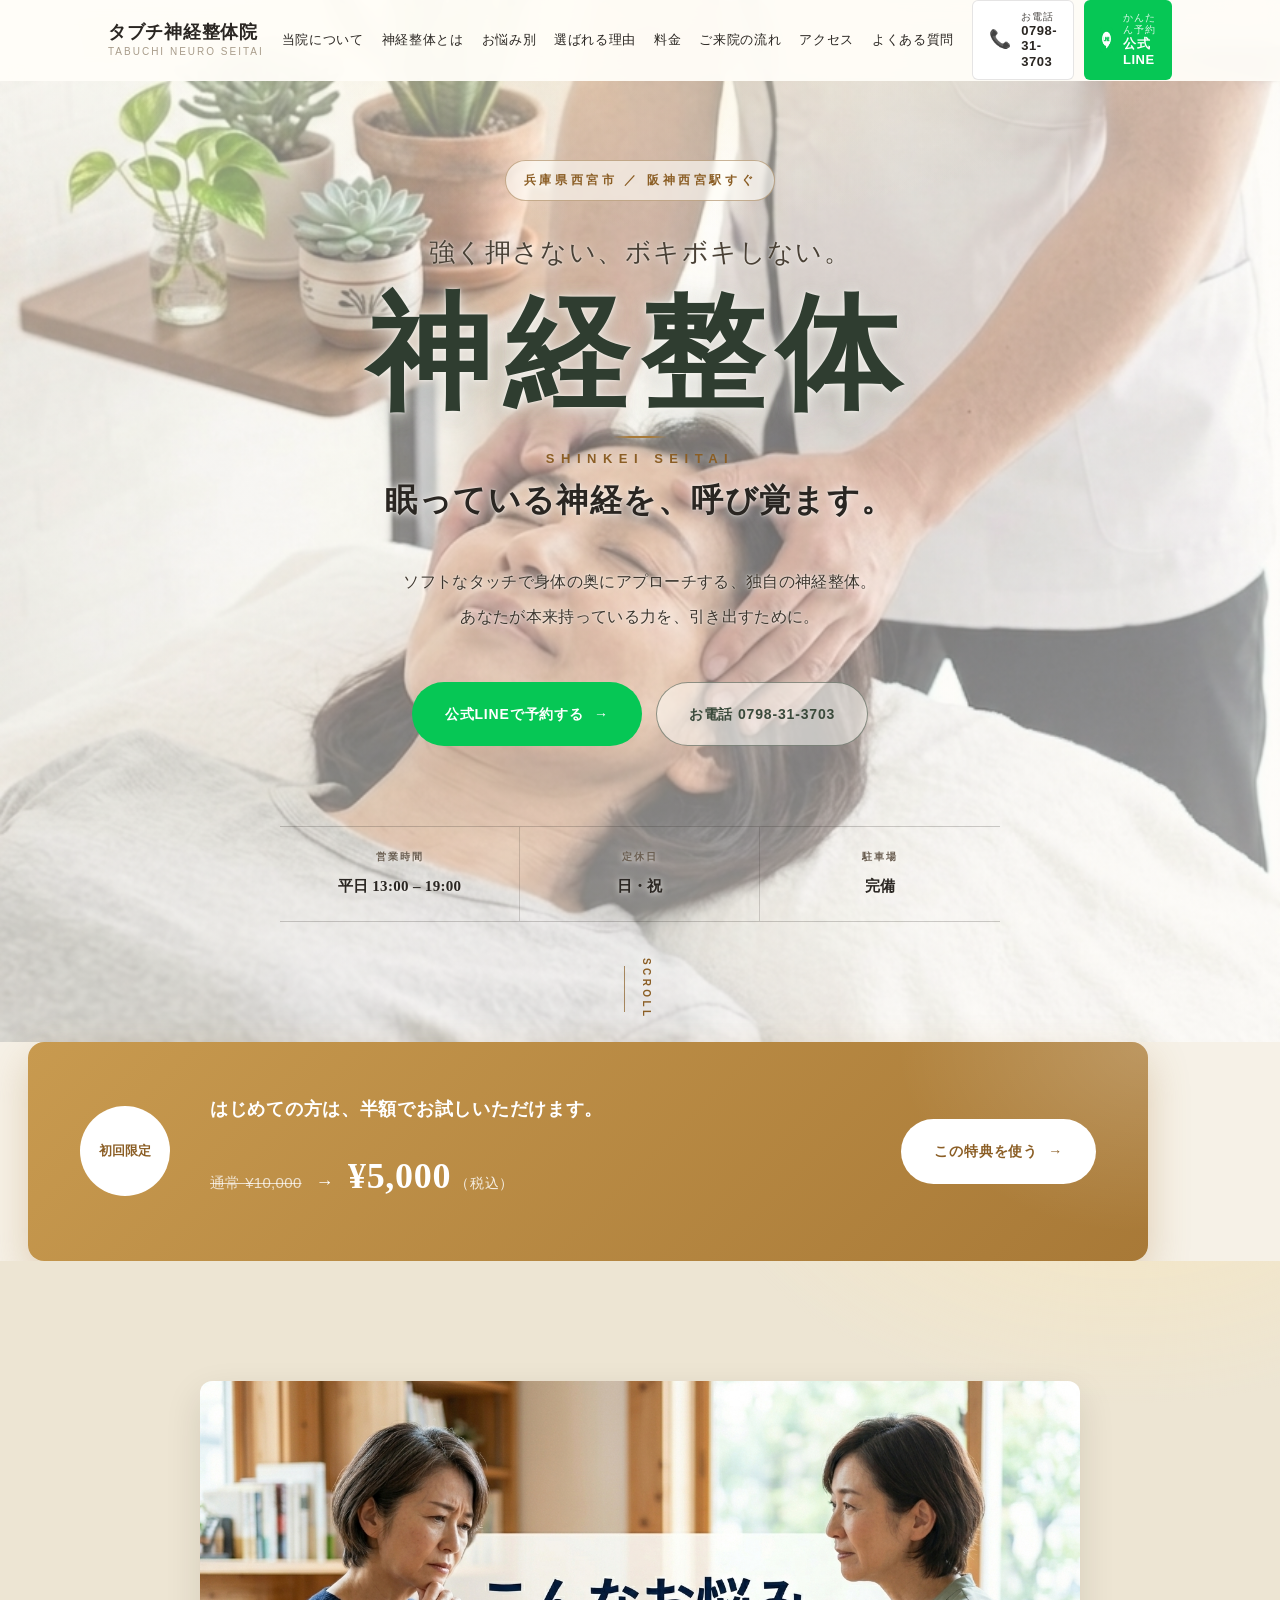
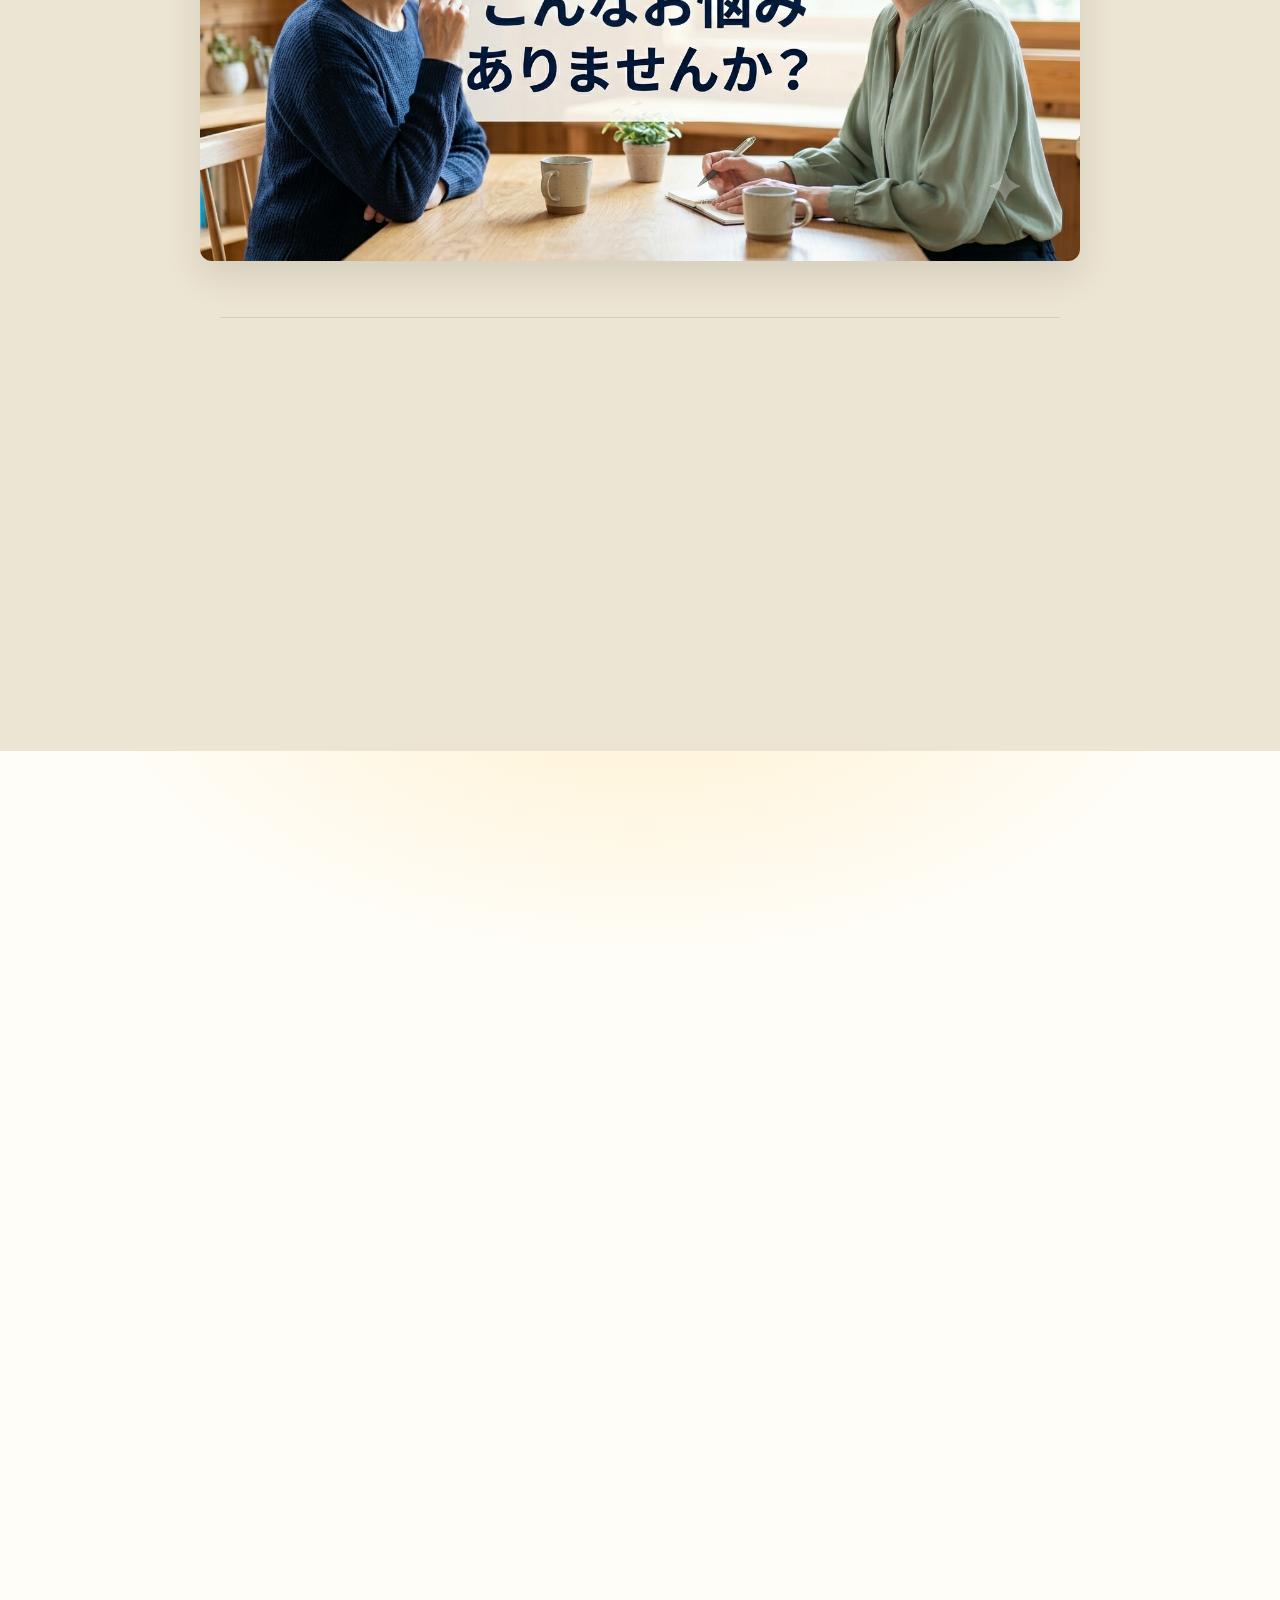
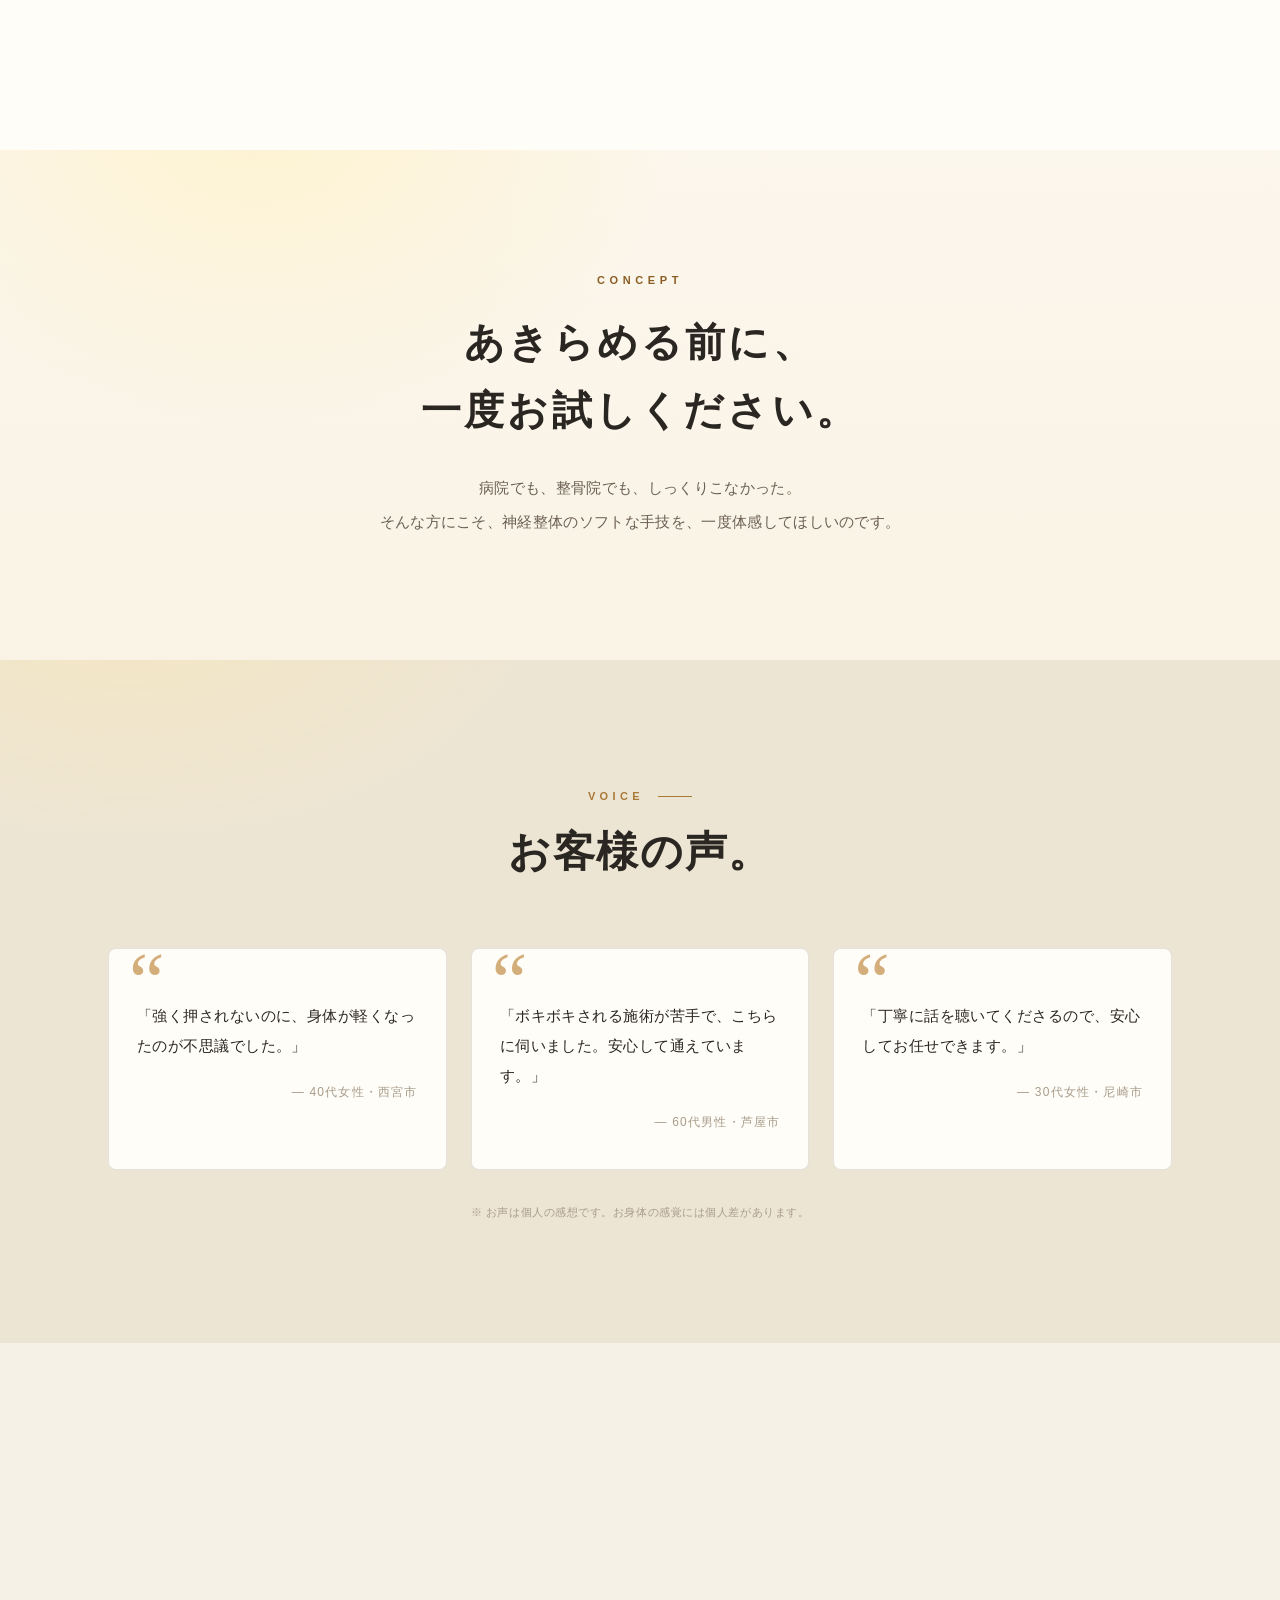
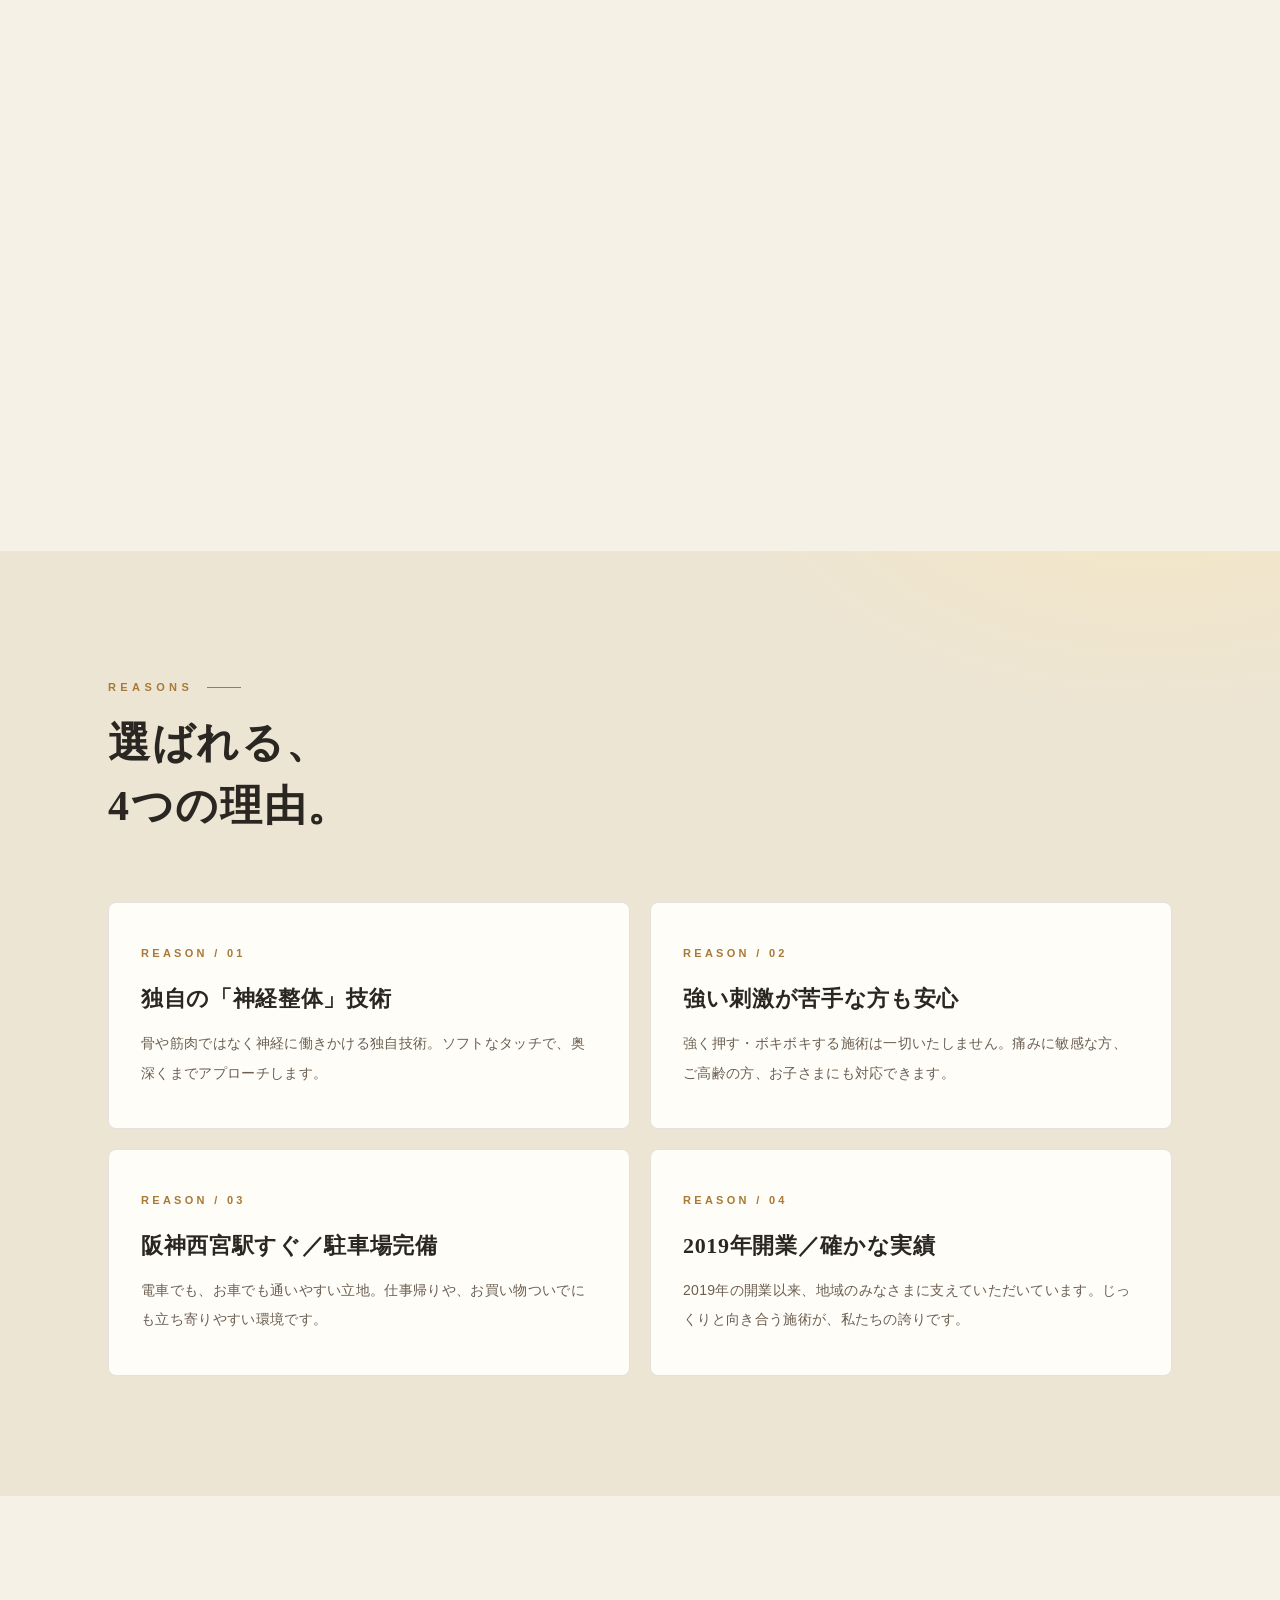
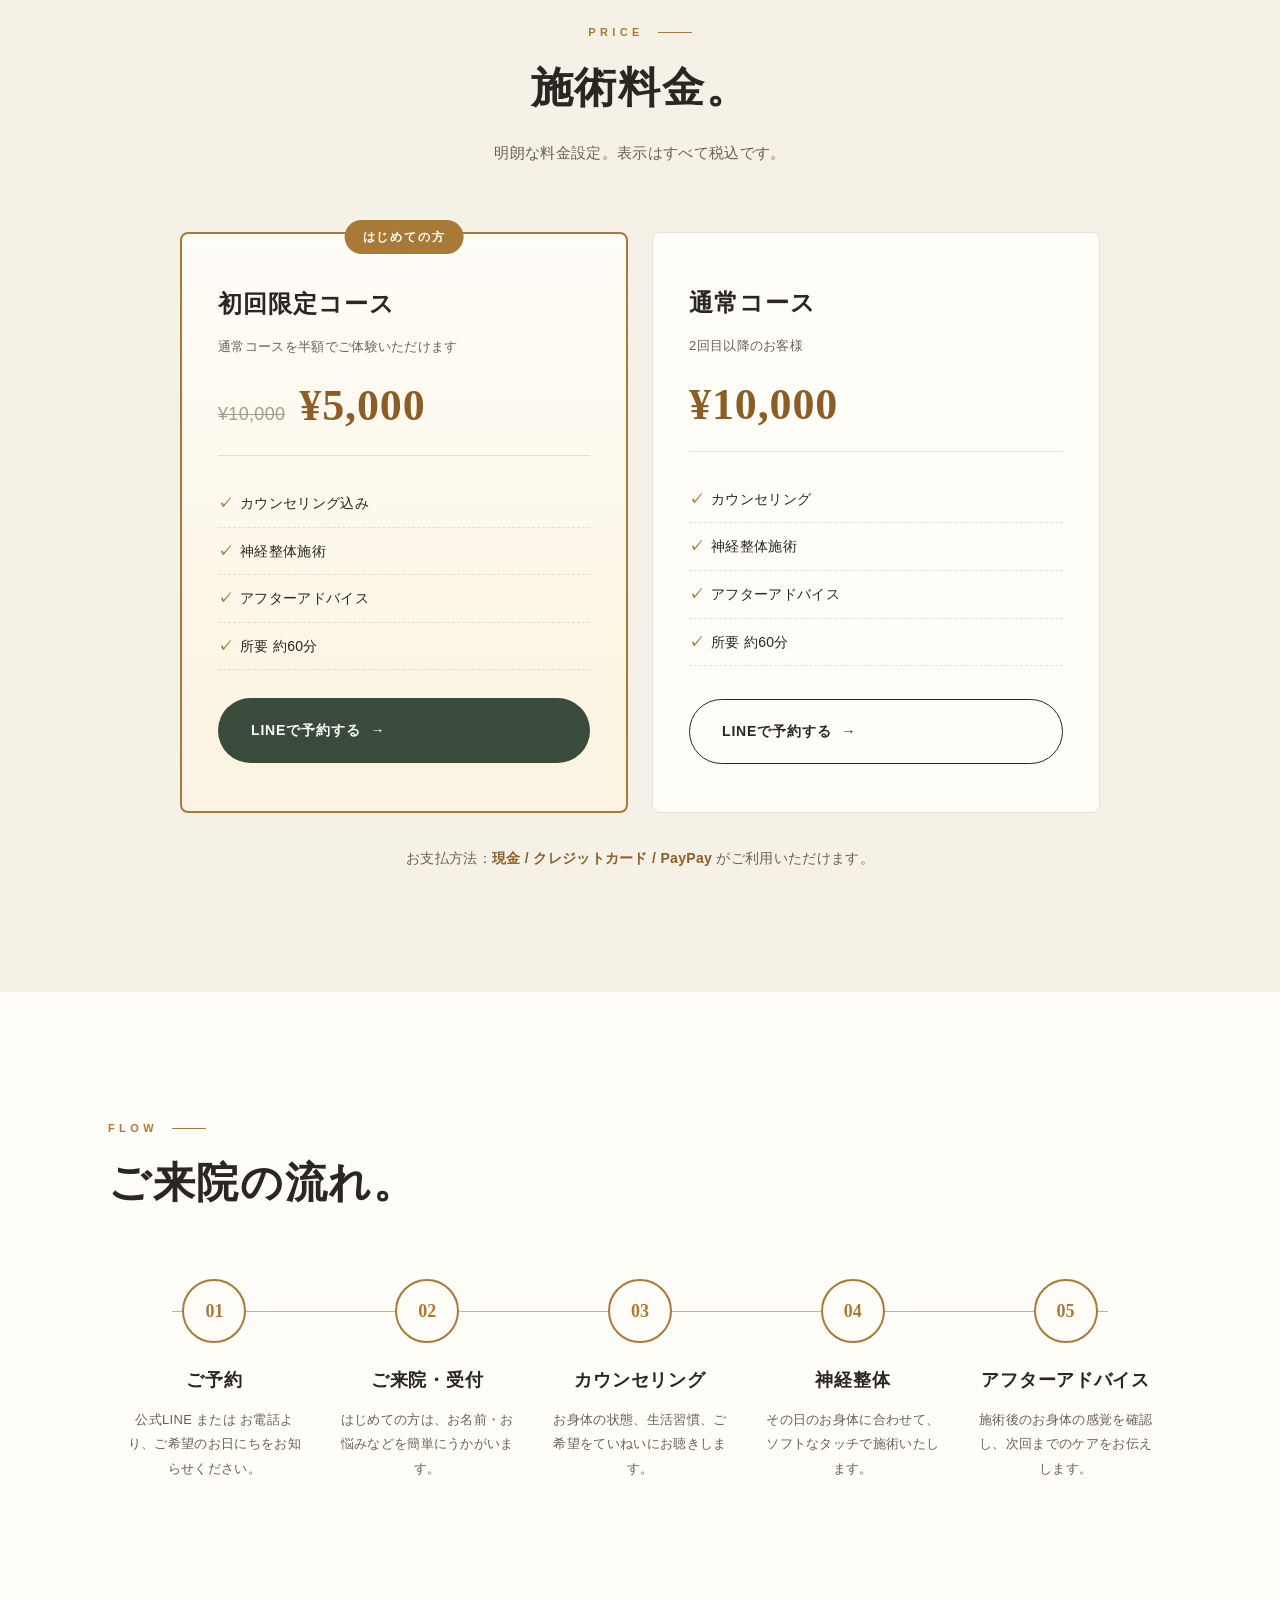
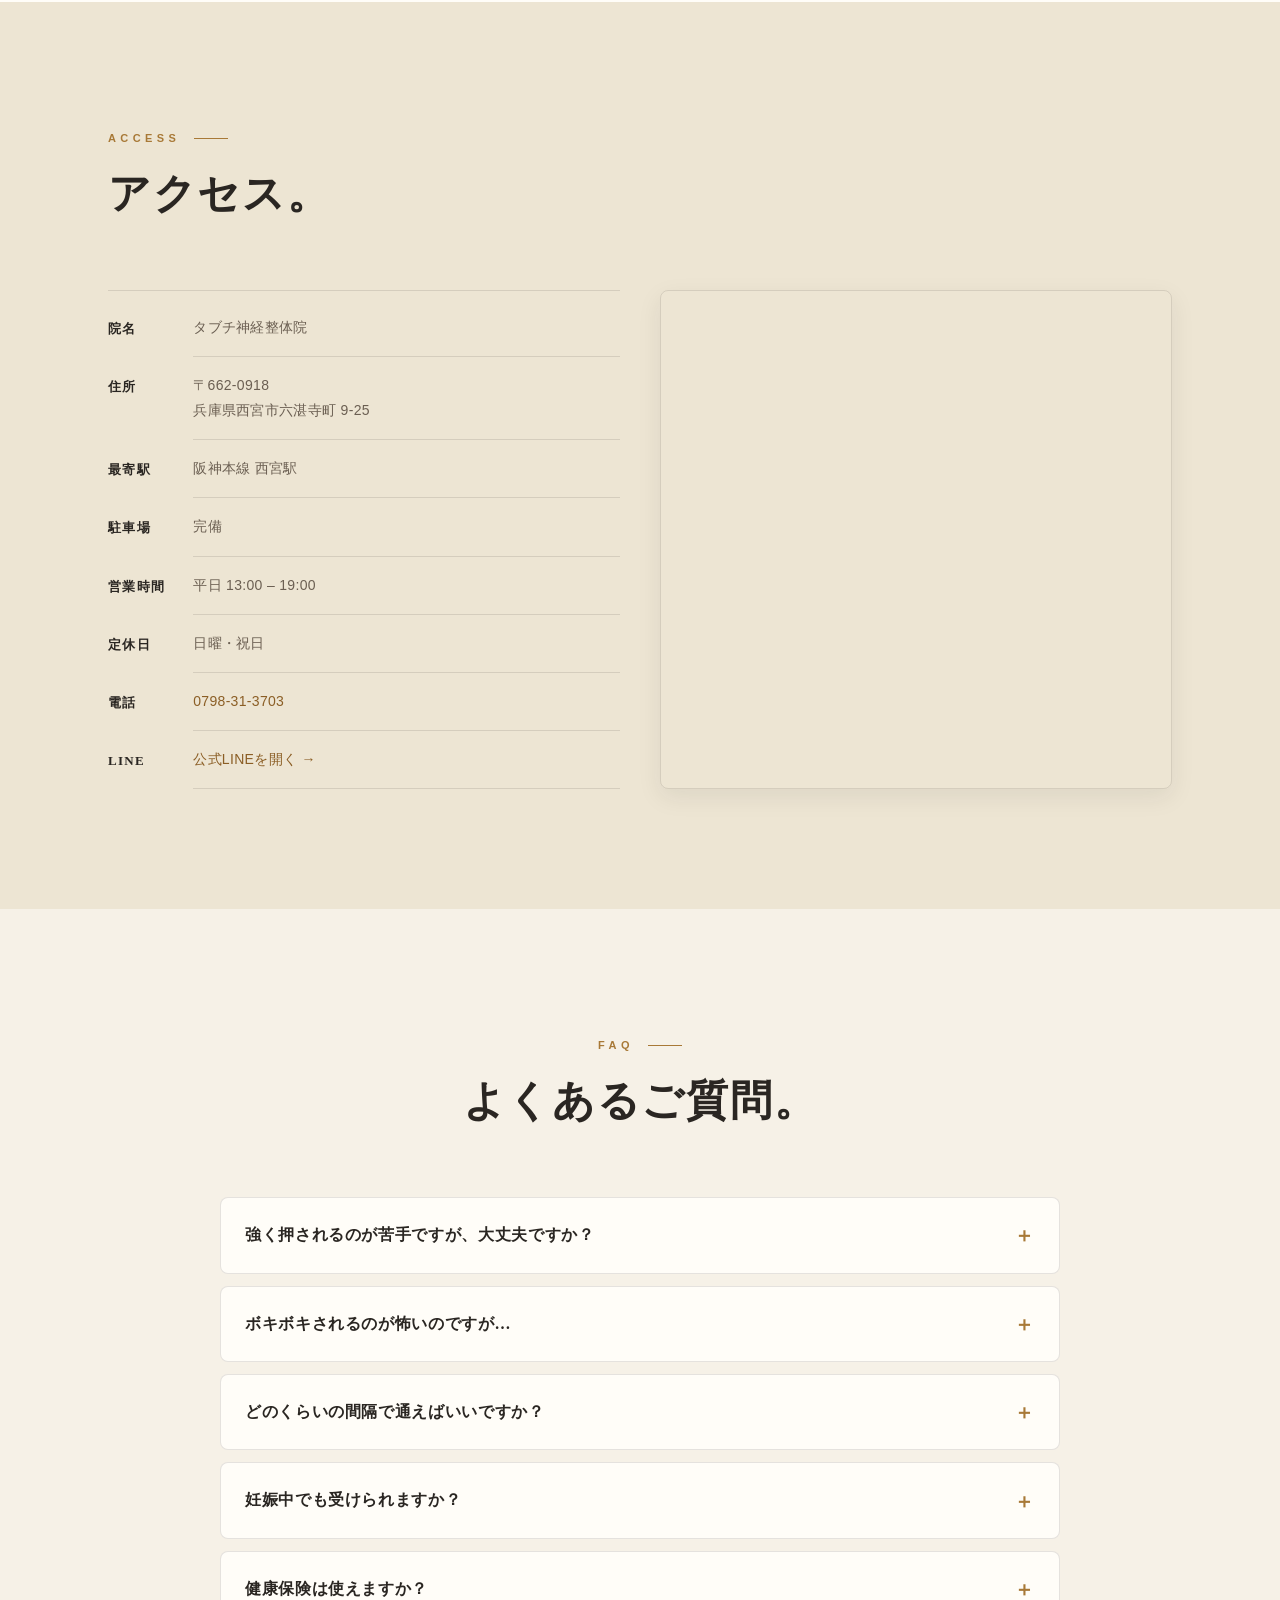
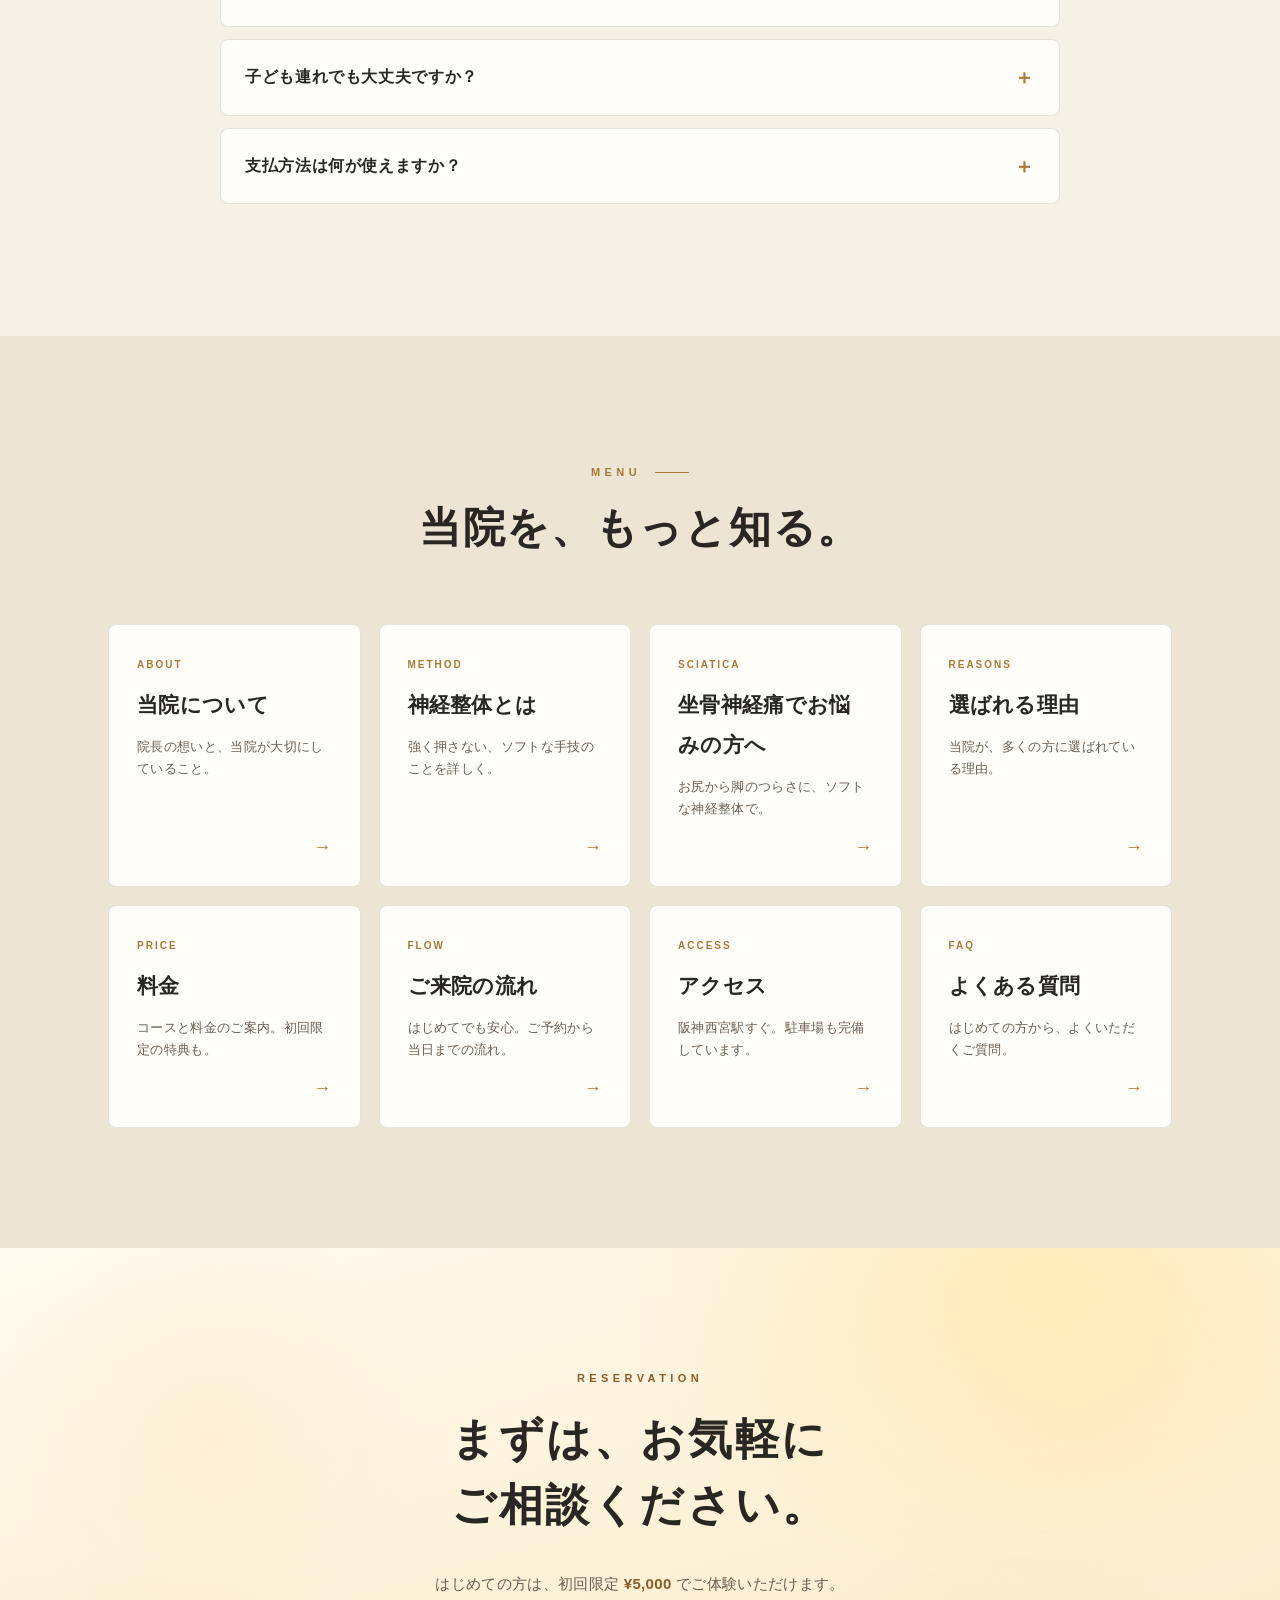
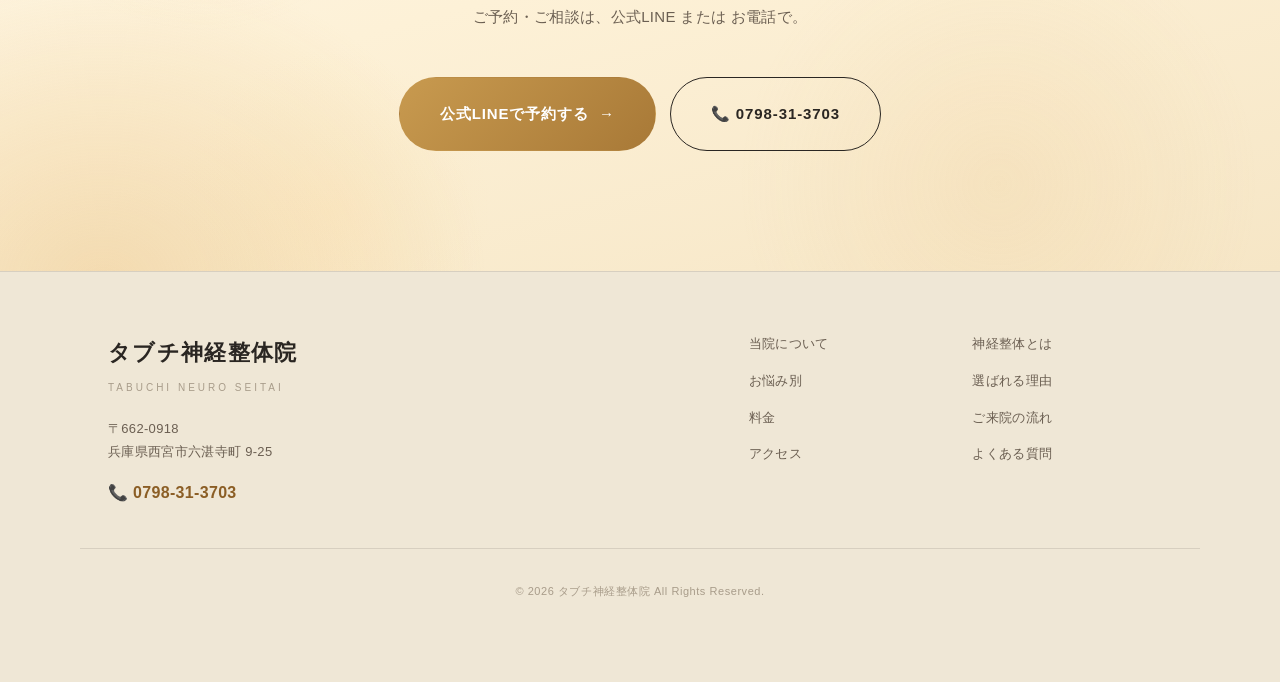
<file: index.html>
<!DOCTYPE html>
<html lang="ja">
<head>
<meta charset="UTF-8">
<meta name="viewport" content="width=device-width, initial-scale=1.0">
<meta name="description" content="兵庫県西宮市の神経整体院。強く押さない、ボキボキしない。眠っている神経を呼び覚ます、ソフトタッチの神経整体。初回限定5,000円。阪神西宮駅すぐ・駐車場完備。">
<title>タブチ神経整体院｜西宮市・阪神西宮駅すぐ｜ソフトタッチの神経整体</title>
<link rel="stylesheet" href="style.css">
</head>
<body>
<!-- ========== HEADER ========== -->
<header class="site-header" id="siteHeader">
  <div class="container header-inner">
    <a href="index.html" class="logo">
      <span class="logo-text">
        <span class="logo-name">タブチ神経整体院</span>
        <span class="logo-sub">TABUCHI NEURO SEITAI</span>
      </span>
    </a>
    <nav class="nav" id="siteNav" aria-label="メインナビ">
      <a href="about.html">当院について</a>
      <a href="method.html">神経整体とは</a>
      <a href="nayami.html">お悩み別</a>
      <a href="reasons.html">選ばれる理由</a>
      <a href="price.html">料金</a>
      <a href="flow.html">ご来院の流れ</a>
      <a href="access.html">アクセス</a>
      <a href="faq.html">よくある質問</a>
    </nav>
    <button class="nav-toggle" id="navToggle" aria-label="メニューを開く" aria-expanded="false" aria-controls="siteNav">
      <span></span><span></span><span></span>
    </button>
    <div class="header-cta">
      <a href="tel:0798-31-3703" class="hcta hcta-tel" aria-label="電話する">
        <span class="hcta-icon">📞</span>
        <span class="hcta-text"><span class="hcta-label">お電話</span><span class="hcta-num">0798-31-3703</span></span>
      </a>
      <a href="https://lin.ee/Or1Urb0" class="hcta hcta-line" target="_blank" rel="noopener">
        <span class="hcta-icon"><img src="images/line-logo.png" alt="LINE" class="line-ico"></span>
        <span class="hcta-text"><span class="hcta-label">かんたん予約</span><span class="hcta-num">公式LINE</span></span>
      </a>
    </div>
  </div>
</header>

<main id="top">

  <!-- HERO -->
  <section class="hero">
    <div class="hero-media" aria-hidden="true"></div>
    <div class="hero-bg" aria-hidden="true"></div>
    <div class="container hero-inner">
      <p class="hero-tag reveal">兵庫県西宮市 ／ 阪神西宮駅すぐ</p>
      <h1 class="hero-title reveal">
        <span class="ja">強く押さない、ボキボキしない。</span>
        <span class="hero-keyword">神経整体<span class="kw-en">SHINKEI SEITAI</span></span>
        <span class="ja em">眠っている神経を、呼び覚ます。</span>
      </h1>
      <p class="hero-lead reveal">
        ソフトなタッチで身体の奥にアプローチする、<br class="sp-only">独自の神経整体。<br>
        あなたが本来持っている力を、引き出すために。
      </p>
      <div class="hero-cta reveal">
        <a href="https://lin.ee/Or1Urb0" class="btn btn-line" target="_blank" rel="noopener">公式LINEで予約する <span class="arrow" aria-hidden="true">→</span></a>
        <a href="tel:0798-31-3703" class="btn btn-ghost">お電話 0798-31-3703</a>
      </div>
      <div class="hero-meta reveal">
        <div><dt>営業時間</dt><dd>平日 13:00 – 19:00</dd></div>
        <div><dt>定休日</dt><dd>日・祝</dd></div>
        <div><dt>駐車場</dt><dd>完備</dd></div>
      </div>
    </div>
    <a href="#troubles" class="hero-scroll" aria-label="下へスクロール">SCROLL</a>
  </section>

  <!-- OFFER -->
  <section class="offer">
    <div class="container offer-inner reveal">
      <div class="offer-badge">初回限定</div>
      <div class="offer-body">
        <p class="offer-lead">はじめての方は、半額でお試しいただけます。</p>
        <p class="offer-price">
          <span class="offer-was">通常 ¥10,000</span>
          <span class="offer-arrow">→</span>
          <span class="offer-now">¥5,000<span class="offer-now-tax">（税込）</span></span>
        </p>
      </div>
      <a href="https://lin.ee/Or1Urb0" class="btn btn-gold" target="_blank" rel="noopener">この特典を使う <span class="arrow" aria-hidden="true">→</span></a>
    </div>
  </section>

  <!-- TROUBLES -->
  <section class="troubles" id="troubles">
    <div class="container">
      <figure class="concern-figure reveal">
        <img src="images/concern-banner.png" alt="こんなお悩み、ありませんか？" loading="lazy">
      </figure>
      <ul class="trouble-list">
        <li class="reveal"><span class="t-mark">✦</span>肩や首の重さが、なかなか抜けない</li>
        <li class="reveal"><span class="t-mark">✦</span>腰に張りを感じる日が、増えてきた</li>
        <li class="reveal"><span class="t-mark">✦</span>眠りが浅く、朝すっきりしない</li>
        <li class="reveal"><span class="t-mark">✦</span>マッサージに行っても、すぐ戻ってしまう</li>
        <li class="reveal"><span class="t-mark">✦</span>強い刺激の施術は、できれば避けたい</li>
        <li class="reveal"><span class="t-mark">✦</span>自分のからだと、ちゃんと向き合いたい</li>
      </ul>
      <p class="trouble-bridge reveal">
        ひとつでも当てはまる方は、<br class="sp-only">
        ぜひ一度、当院の<strong>神経整体</strong>を体感してください。
      </p>
    </div>
  </section>

  <!-- MESSAGE / CONCEPT -->
  <section class="message" id="message">
    <div class="container message-inner">
      <header class="section-head center reveal">
        <p class="sec-en">MESSAGE</p>
        <h2 class="sec-title">どこに行っても、<br>すっきりしなかった方へ。</h2>
      </header>
      <div class="message-body">
        <p class="reveal">病院、整骨院、整体院 ——<br class="sp-only">いろいろ試してきたけれど、思うようにいかなかった。<br>そんな方にこそ、知っていただきたい手技があります。</p>
        <p class="reveal">神経整体は、強く押したり、ボキボキしたりしない、とてもソフトな手技です。<br>それでいて、あきらめかけていたつらさに、変化が生まれることがあります。</p>
        <p class="reveal">成長期の学生さんのスポーツでの負担から、長年つき合ってきたお悩みまで。<br>年齢や状態を問わず、お一人おひとりのからだ全体に、やさしく寄り添います。</p>
        <p class="message-hope reveal">「もう仕方ない」と、あきらめてしまう前に。<br>あなたのからだに、もう一度、希望を。</p>
      </div>
      <p class="message-note reveal">※ 神経整体は医療行為ではありません。お身体の変化には個人差があります。</p>
    </div>
  </section>

  <!-- CONCEPT BAND -->
  <section class="band" aria-label="コンセプト">
    <div class="band-media" aria-hidden="true"></div>
    <div class="band-inner reveal">
      <p class="band-en">CONCEPT</p>
      <h2 class="band-title">あきらめる前に、<br>一度お試しください。</h2>
      <p class="band-text">
        病院でも、整骨院でも、しっくりこなかった。<br>
        そんな方にこそ、神経整体のソフトな手技を、一度体感してほしいのです。
      </p>
    </div>
  </section>

  <!-- VOICE -->
  <section class="voice" id="voice">
    <div class="container">
      <header class="section-head center reveal">
        <p class="sec-en">VOICE</p>
        <h2 class="sec-title">お客様の声。</h2>
      </header>
      <div class="voice-grid">
        <article class="voice-card reveal"><p class="v-quote">「強く押されないのに、身体が軽くなったのが不思議でした。」</p><p class="v-author">— 40代女性・西宮市</p></article>
        <article class="voice-card reveal"><p class="v-quote">「ボキボキされる施術が苦手で、こちらに伺いました。安心して通えています。」</p><p class="v-author">— 60代男性・芦屋市</p></article>
        <article class="voice-card reveal"><p class="v-quote">「丁寧に話を聴いてくださるので、安心してお任せできます。」</p><p class="v-author">— 30代女性・尼崎市</p></article>
      </div>
      <p class="voice-disclaimer reveal">※ お声は個人の感想です。お身体の感覚には個人差があります。</p>
    </div>
  </section>

  <!-- ABOUT（当院について） -->
  <section class="about" id="about">
    <div class="container about-inner">
      <figure class="ph ph-4x5 about-photo reveal" data-label="院内写真&#10;（images/about-clinic.jpg）">
        <img src="images/about-clinic.jpg" alt="タブチ神経整体院の院内" onerror="this.closest('.ph').classList.add('is-empty')">
      </figure>
      <div class="about-body">
        <p class="sec-en reveal">ABOUT</p>
        <h2 class="sec-title reveal">西宮で唯一の、<br>神経整体院。</h2>
        <p class="about-lead reveal">タブチ神経整体院は、2019年に兵庫県西宮市に開業した<strong>神経整体専門</strong>の整体院です。</p>
        <p class="about-text reveal">一般的な整体やマッサージのように、強く押したり、ボキボキと骨を鳴らすことはいたしません。指先のソフトなタッチで、身体の奥に眠っている<strong>神経</strong>に働きかけ、あなたが本来持っている力を呼び覚ましていきます。</p>
        <p class="about-text reveal">「強い刺激が苦手な方」「他院で満足できなかった方」「丁寧に向き合ってほしい方」に、選んでいただいています。</p>
        <a href="about.html" class="btn btn-ghost reveal" style="margin-top:28px">当院について、詳しく <span class="arrow" aria-hidden="true">→</span></a>
      </div>
    </div>
  </section>

  <!-- REASONS（選ばれる理由） -->
  <section class="reasons" id="reasons">
    <div class="container">
      <header class="section-head reveal">
        <p class="sec-en">REASONS</p>
        <h2 class="sec-title">選ばれる、<br>4つの理由。</h2>
      </header>
      <div class="reason-list">
        <article class="reason-card reveal"><div class="r-num">REASON / 01</div><h3>独自の「神経整体」技術</h3><p>骨や筋肉ではなく神経に働きかける独自技術。ソフトなタッチで、奥深くまでアプローチします。</p></article>
        <article class="reason-card reveal"><div class="r-num">REASON / 02</div><h3>強い刺激が苦手な方も安心</h3><p>強く押す・ボキボキする施術は一切いたしません。痛みに敏感な方、ご高齢の方、お子さまにも対応できます。</p></article>
        <article class="reason-card reveal"><div class="r-num">REASON / 03</div><h3>阪神西宮駅すぐ／駐車場完備</h3><p>電車でも、お車でも通いやすい立地。仕事帰りや、お買い物ついでにも立ち寄りやすい環境です。</p></article>
        <article class="reason-card reveal"><div class="r-num">REASON / 04</div><h3>2019年開業／確かな実績</h3><p>2019年の開業以来、地域のみなさまに支えていただいています。じっくりと向き合う施術が、私たちの誇りです。</p></article>
      </div>
    </div>
  </section>

  <!-- PRICE（料金） -->
  <section class="price" id="price">
    <div class="container">
      <header class="section-head center reveal">
        <p class="sec-en">PRICE</p>
        <h2 class="sec-title">施術料金。</h2>
        <p class="sec-lead">明朗な料金設定。表示はすべて税込です。</p>
      </header>
      <div class="price-grid">
        <article class="price-card highlight reveal">
          <p class="p-badge">はじめての方</p>
          <h3>初回限定コース</h3>
          <p class="p-desc">通常コースを半額でご体験いただけます</p>
          <p class="p-amount"><span class="p-was">¥10,000</span><span class="p-now">¥5,000</span></p>
          <ul><li>カウンセリング込み</li><li>神経整体施術</li><li>アフターアドバイス</li><li>所要 約60分</li></ul>
          <a href="https://lin.ee/Or1Urb0" class="btn btn-primary" target="_blank" rel="noopener">LINEで予約する <span class="arrow" aria-hidden="true">→</span></a>
        </article>
        <article class="price-card reveal">
          <h3>通常コース</h3>
          <p class="p-desc">2回目以降のお客様</p>
          <p class="p-amount"><span class="p-now">¥10,000</span></p>
          <ul><li>カウンセリング</li><li>神経整体施術</li><li>アフターアドバイス</li><li>所要 約60分</li></ul>
          <a href="https://lin.ee/Or1Urb0" class="btn btn-ghost" target="_blank" rel="noopener">LINEで予約する <span class="arrow" aria-hidden="true">→</span></a>
        </article>
      </div>
      <p class="price-note reveal">お支払方法：<strong>現金 / クレジットカード / PayPay</strong> がご利用いただけます。</p>
    </div>
  </section>

  <!-- FLOW（ご来院の流れ） -->
  <section class="flow" id="flow">
    <div class="container">
      <header class="section-head reveal">
        <p class="sec-en">FLOW</p>
        <h2 class="sec-title">ご来院の流れ。</h2>
      </header>
      <ol class="flow-list">
        <li class="reveal"><span class="f-num">01</span><h3>ご予約</h3><p>公式LINE または お電話より、ご希望のお日にちをお知らせください。</p></li>
        <li class="reveal"><span class="f-num">02</span><h3>ご来院・受付</h3><p>はじめての方は、お名前・お悩みなどを簡単にうかがいます。</p></li>
        <li class="reveal"><span class="f-num">03</span><h3>カウンセリング</h3><p>お身体の状態、生活習慣、ご希望をていねいにお聴きします。</p></li>
        <li class="reveal"><span class="f-num">04</span><h3>神経整体</h3><p>その日のお身体に合わせて、ソフトなタッチで施術いたします。</p></li>
        <li class="reveal"><span class="f-num">05</span><h3>アフターアドバイス</h3><p>施術後のお身体の感覚を確認し、次回までのケアをお伝えします。</p></li>
      </ol>
    </div>
  </section>

  <!-- ACCESS（アクセス） -->
  <section class="access" id="access">
    <div class="container">
      <header class="section-head reveal">
        <p class="sec-en">ACCESS</p>
        <h2 class="sec-title">アクセス。</h2>
      </header>
      <div class="access-grid">
        <div class="access-info reveal">
          <dl>
            <dt>院名</dt><dd>タブチ神経整体院</dd>
            <dt>住所</dt><dd>〒662-0918<br>兵庫県西宮市六湛寺町 9-25</dd>
            <dt>最寄駅</dt><dd>阪神本線 西宮駅</dd>
            <dt>駐車場</dt><dd>完備</dd>
            <dt>営業時間</dt><dd>平日 13:00 – 19:00</dd>
            <dt>定休日</dt><dd>日曜・祝日</dd>
            <dt>電話</dt><dd><a href="tel:0798-31-3703">0798-31-3703</a></dd>
            <dt>LINE</dt><dd><a href="https://lin.ee/Or1Urb0" target="_blank" rel="noopener">公式LINEを開く →</a></dd>
          </dl>
        </div>
        <div class="access-map reveal">
          <iframe src="https://www.google.com/maps?q=%E5%85%B5%E5%BA%AB%E7%9C%8C%E8%A5%BF%E5%AE%AE%E5%B8%82%E5%85%AD%E6%B9%9B%E5%AF%BA%E7%94%BA9-25&output=embed" width="100%" height="360" style="border:0;" allowfullscreen="" loading="lazy" referrerpolicy="no-referrer-when-downgrade" title="タブチ神経整体院 地図"></iframe>
        </div>
      </div>
    </div>
  </section>

  <!-- FAQ（よくある質問） -->
  <section class="faq" id="faq">
    <div class="container">
      <header class="section-head center reveal">
        <p class="sec-en">FAQ</p>
        <h2 class="sec-title">よくあるご質問。</h2>
      </header>
      <div class="faq-list">
        <details class="faq-item reveal"><summary>強く押されるのが苦手ですが、大丈夫ですか？</summary><p>はい、ご安心ください。当院の神経整体は、ソフトなタッチでおこないます。強い圧は一切加えませんので、痛みに敏感な方こそ向いている施術です。</p></details>
        <details class="faq-item reveal"><summary>ボキボキされるのが怖いのですが…</summary><p>関節を鳴らすような矯正は一切いたしません。お子さま・ご高齢の方でも、安心して受けていただけます。</p></details>
        <details class="faq-item reveal"><summary>どのくらいの間隔で通えばいいですか？</summary><p>お身体の状態によって、最適な間隔は異なります。初回のカウンセリング時に、お一人ずつご案内いたします。</p></details>
        <details class="faq-item reveal"><summary>妊娠中でも受けられますか？</summary><p>お身体の状況により対応が異なります。ご予約前に、LINE またはお電話で一度ご相談ください。</p></details>
        <details class="faq-item reveal"><summary>健康保険は使えますか？</summary><p>当院は自由施術となりますため、健康保険はご利用いただけません。あらかじめご了承ください。</p></details>
        <details class="faq-item reveal"><summary>子ども連れでも大丈夫ですか？</summary><p>事前にお知らせいただけましたら、できる限り対応いたします。ご予約時にご相談ください。</p></details>
        <details class="faq-item reveal"><summary>支払方法は何が使えますか？</summary><p>現金・クレジットカード・PayPay がご利用いただけます。</p></details>
      </div>
    </div>
  </section>

  <!-- MENU / SITE GUIDE -->
  <section class="guide" id="guide">
    <div class="container">
      <header class="section-head center reveal">
        <p class="sec-en">MENU</p>
        <h2 class="sec-title">当院を、もっと知る。</h2>
      </header>
      <div class="guide-grid">
        <a class="guide-card reveal" href="about.html">
          <span class="g-en">ABOUT</span>
          <span class="g-title">当院について</span>
          <span class="g-desc">院長の想いと、当院が大切にしていること。</span>
          <span class="g-arrow" aria-hidden="true">→</span>
        </a>
        <a class="guide-card reveal" href="method.html">
          <span class="g-en">METHOD</span>
          <span class="g-title">神経整体とは</span>
          <span class="g-desc">強く押さない、ソフトな手技のことを詳しく。</span>
          <span class="g-arrow" aria-hidden="true">→</span>
        </a>
        <a class="guide-card reveal" href="sciatica.html">
          <span class="g-en">SCIATICA</span>
          <span class="g-title">坐骨神経痛でお悩みの方へ</span>
          <span class="g-desc">お尻から脚のつらさに、ソフトな神経整体で。</span>
          <span class="g-arrow" aria-hidden="true">→</span>
        </a>
        <a class="guide-card reveal" href="reasons.html">
          <span class="g-en">REASONS</span>
          <span class="g-title">選ばれる理由</span>
          <span class="g-desc">当院が、多くの方に選ばれている理由。</span>
          <span class="g-arrow" aria-hidden="true">→</span>
        </a>
        <a class="guide-card reveal" href="price.html">
          <span class="g-en">PRICE</span>
          <span class="g-title">料金</span>
          <span class="g-desc">コースと料金のご案内。初回限定の特典も。</span>
          <span class="g-arrow" aria-hidden="true">→</span>
        </a>
        <a class="guide-card reveal" href="flow.html">
          <span class="g-en">FLOW</span>
          <span class="g-title">ご来院の流れ</span>
          <span class="g-desc">はじめてでも安心。ご予約から当日までの流れ。</span>
          <span class="g-arrow" aria-hidden="true">→</span>
        </a>
        <a class="guide-card reveal" href="access.html">
          <span class="g-en">ACCESS</span>
          <span class="g-title">アクセス</span>
          <span class="g-desc">阪神西宮駅すぐ。駐車場も完備しています。</span>
          <span class="g-arrow" aria-hidden="true">→</span>
        </a>
        <a class="guide-card reveal" href="faq.html">
          <span class="g-en">FAQ</span>
          <span class="g-title">よくある質問</span>
          <span class="g-desc">はじめての方から、よくいただくご質問。</span>
          <span class="g-arrow" aria-hidden="true">→</span>
        </a>
      </div>
    </div>
  </section>

  <!-- CTA -->
  <section class="cta" id="contact">
    <div class="cta-media" aria-hidden="true"></div>
    <div class="container cta-inner">
      <p class="cta-en reveal">RESERVATION</p>
      <h2 class="cta-title reveal">まずは、お気軽に<br>ご相談ください。</h2>
      <p class="cta-lead reveal">はじめての方は、初回限定 <strong>¥5,000</strong> でご体験いただけます。<br>ご予約・ご相談は、公式LINE または お電話で。</p>
      <div class="cta-btns reveal">
        <a href="https://lin.ee/Or1Urb0" class="btn btn-gold btn-lg" target="_blank" rel="noopener">公式LINEで予約する <span class="arrow" aria-hidden="true">→</span></a>
        <a href="tel:0798-31-3703" class="btn btn-ghost-light btn-lg">📞 0798-31-3703</a>
      </div>
    </div>
  </section>
</main>

<!-- ========== FOOTER ========== -->
<footer class="site-footer">
  <div class="container footer-inner">
    <div class="footer-brand">
      <p class="footer-name">タブチ神経整体院</p>
      <p class="footer-sub">TABUCHI NEURO SEITAI</p>
      <p class="footer-addr">〒662-0918<br>兵庫県西宮市六湛寺町 9-25</p>
      <p class="footer-tel"><a href="tel:0798-31-3703">📞 0798-31-3703</a></p>
    </div>
    <nav class="footer-nav" aria-label="フッターナビ">
      <a href="about.html">当院について</a>
      <a href="method.html">神経整体とは</a>
      <a href="nayami.html">お悩み別</a>
      <a href="reasons.html">選ばれる理由</a>
      <a href="price.html">料金</a>
      <a href="flow.html">ご来院の流れ</a>
      <a href="access.html">アクセス</a>
      <a href="faq.html">よくある質問</a>
    </nav>
  </div>
  <p class="footer-copy">© 2026 タブチ神経整体院 All Rights Reserved.</p>
</footer>

<!-- ========== FIXED MOBILE CTA BAR ========== -->
<div class="mobile-cta" aria-label="お問い合わせ">
  <a href="tel:0798-31-3703" class="mcta mcta-tel">
    <span class="mcta-icon">📞</span>
    <span>お電話</span>
  </a>
  <a href="https://lin.ee/Or1Urb0" class="mcta mcta-line" target="_blank" rel="noopener">
    <span class="mcta-icon"><img src="images/line-logo.png" alt="LINE" class="line-ico"></span>
    <span>LINE予約</span>
  </a>
</div>

<script src="script.js"></script>
</body>
</html>
</file>
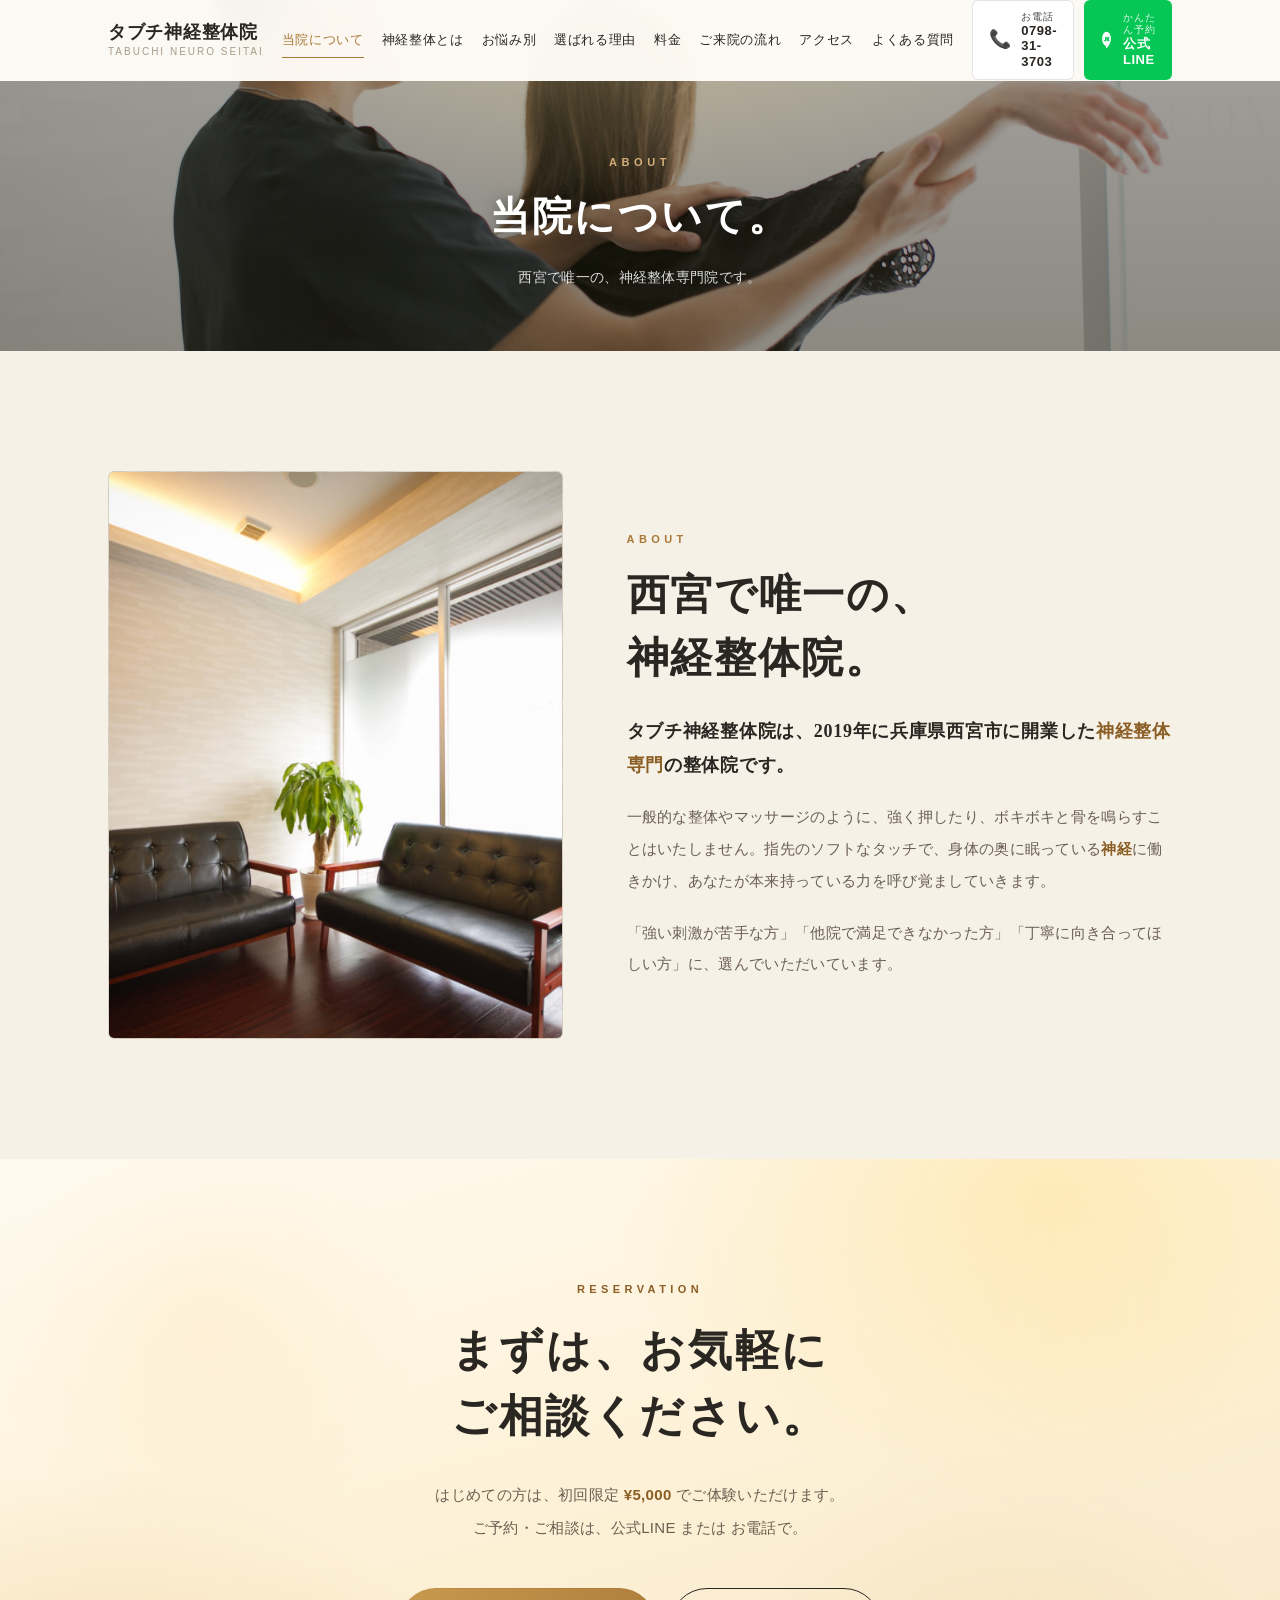
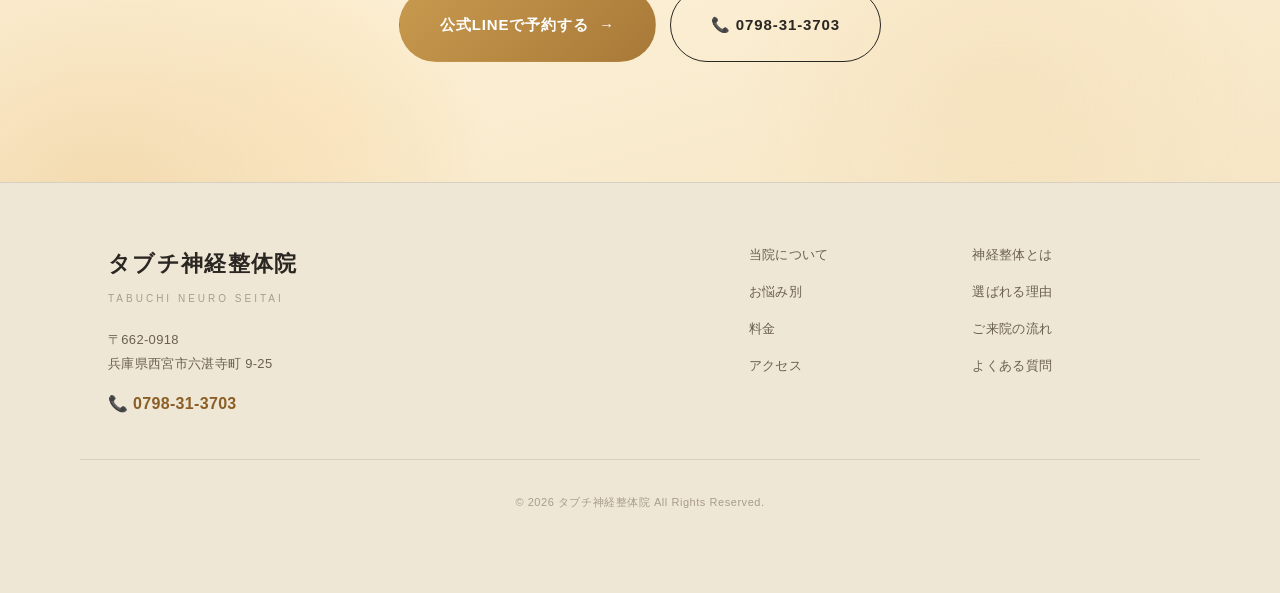
<file: about.html>
<!DOCTYPE html>
<html lang="ja">
<head>
<meta charset="UTF-8">
<meta name="viewport" content="width=device-width, initial-scale=1.0">
<meta name="description" content="西宮市の神経整体専門院、タブチ神経整体院について。強く押さず、ボキボキしない、指先のソフトなタッチの神経整体。院長ごあいさつ。">
<title>当院について｜タブチ神経整体院</title>
<link rel="stylesheet" href="style.css">
</head>
<body>
<!-- ========== HEADER ========== -->
<header class="site-header" id="siteHeader">
  <div class="container header-inner">
    <a href="index.html" class="logo">
      <span class="logo-text">
        <span class="logo-name">タブチ神経整体院</span>
        <span class="logo-sub">TABUCHI NEURO SEITAI</span>
      </span>
    </a>
    <nav class="nav" id="siteNav" aria-label="メインナビ">
      <a href="about.html" aria-current="page">当院について</a>
      <a href="method.html">神経整体とは</a>
      <a href="nayami.html">お悩み別</a>
      <a href="reasons.html">選ばれる理由</a>
      <a href="price.html">料金</a>
      <a href="flow.html">ご来院の流れ</a>
      <a href="access.html">アクセス</a>
      <a href="faq.html">よくある質問</a>
    </nav>
    <button class="nav-toggle" id="navToggle" aria-label="メニューを開く" aria-expanded="false" aria-controls="siteNav">
      <span></span><span></span><span></span>
    </button>
    <div class="header-cta">
      <a href="tel:0798-31-3703" class="hcta hcta-tel" aria-label="電話する">
        <span class="hcta-icon">📞</span>
        <span class="hcta-text"><span class="hcta-label">お電話</span><span class="hcta-num">0798-31-3703</span></span>
      </a>
      <a href="https://lin.ee/Or1Urb0" class="hcta hcta-line" target="_blank" rel="noopener">
        <span class="hcta-icon"><img src="images/line-logo.png" alt="LINE" class="line-ico"></span>
        <span class="hcta-text"><span class="hcta-label">かんたん予約</span><span class="hcta-num">公式LINE</span></span>
      </a>
    </div>
  </div>
</header>

<main id="top">

  <section class="page-hero">
    <div class="page-hero-media" aria-hidden="true"></div>
    <div class="container">
      <p class="ph-en reveal">ABOUT</p>
      <h1 class="reveal">当院について。</h1>
      <p class="ph-lead reveal">西宮で唯一の、神経整体専門院です。</p>
    </div>
  </section>

  <!-- ABOUT -->
  <section class="about" id="about">
    <div class="container about-inner">
      <figure class="ph ph-4x5 about-photo reveal" data-label="院内写真&#10;（images/about-clinic.jpg）">
        <img src="images/about-clinic.jpg" alt="タブチ神経整体院の院内" onerror="this.closest('.ph').classList.add('is-empty')">
      </figure>
      <div class="about-body">
        <p class="sec-en reveal">ABOUT</p>
        <h2 class="sec-title reveal">西宮で唯一の、<br>神経整体院。</h2>
        <p class="about-lead reveal">タブチ神経整体院は、2019年に兵庫県西宮市に開業した<strong>神経整体専門</strong>の整体院です。</p>
        <p class="about-text reveal">一般的な整体やマッサージのように、強く押したり、ボキボキと骨を鳴らすことはいたしません。指先のソフトなタッチで、身体の奥に眠っている<strong>神経</strong>に働きかけ、あなたが本来持っている力を呼び覚ましていきます。</p>
        <p class="about-text reveal">「強い刺激が苦手な方」「他院で満足できなかった方」「丁寧に向き合ってほしい方」に、選んでいただいています。</p>
      </div>
    </div>
  </section>

  <!-- CTA -->
  <section class="cta" id="contact">
    <div class="cta-media" aria-hidden="true"></div>
    <div class="container cta-inner">
      <p class="cta-en reveal">RESERVATION</p>
      <h2 class="cta-title reveal">まずは、お気軽に<br>ご相談ください。</h2>
      <p class="cta-lead reveal">はじめての方は、初回限定 <strong>¥5,000</strong> でご体験いただけます。<br>ご予約・ご相談は、公式LINE または お電話で。</p>
      <div class="cta-btns reveal">
        <a href="https://lin.ee/Or1Urb0" class="btn btn-gold btn-lg" target="_blank" rel="noopener">公式LINEで予約する <span class="arrow" aria-hidden="true">→</span></a>
        <a href="tel:0798-31-3703" class="btn btn-ghost-light btn-lg">📞 0798-31-3703</a>
      </div>
    </div>
  </section>
</main>

<!-- ========== FOOTER ========== -->
<footer class="site-footer">
  <div class="container footer-inner">
    <div class="footer-brand">
      <p class="footer-name">タブチ神経整体院</p>
      <p class="footer-sub">TABUCHI NEURO SEITAI</p>
      <p class="footer-addr">〒662-0918<br>兵庫県西宮市六湛寺町 9-25</p>
      <p class="footer-tel"><a href="tel:0798-31-3703">📞 0798-31-3703</a></p>
    </div>
    <nav class="footer-nav" aria-label="フッターナビ">
      <a href="about.html">当院について</a>
      <a href="method.html">神経整体とは</a>
      <a href="nayami.html">お悩み別</a>
      <a href="reasons.html">選ばれる理由</a>
      <a href="price.html">料金</a>
      <a href="flow.html">ご来院の流れ</a>
      <a href="access.html">アクセス</a>
      <a href="faq.html">よくある質問</a>
    </nav>
  </div>
  <p class="footer-copy">© 2026 タブチ神経整体院 All Rights Reserved.</p>
</footer>

<!-- ========== FIXED MOBILE CTA BAR ========== -->
<div class="mobile-cta" aria-label="お問い合わせ">
  <a href="tel:0798-31-3703" class="mcta mcta-tel">
    <span class="mcta-icon">📞</span>
    <span>お電話</span>
  </a>
  <a href="https://lin.ee/Or1Urb0" class="mcta mcta-line" target="_blank" rel="noopener">
    <span class="mcta-icon"><img src="images/line-logo.png" alt="LINE" class="line-ico"></span>
    <span>LINE予約</span>
  </a>
</div>

<script src="script.js"></script>
</body>
</html>
</file>
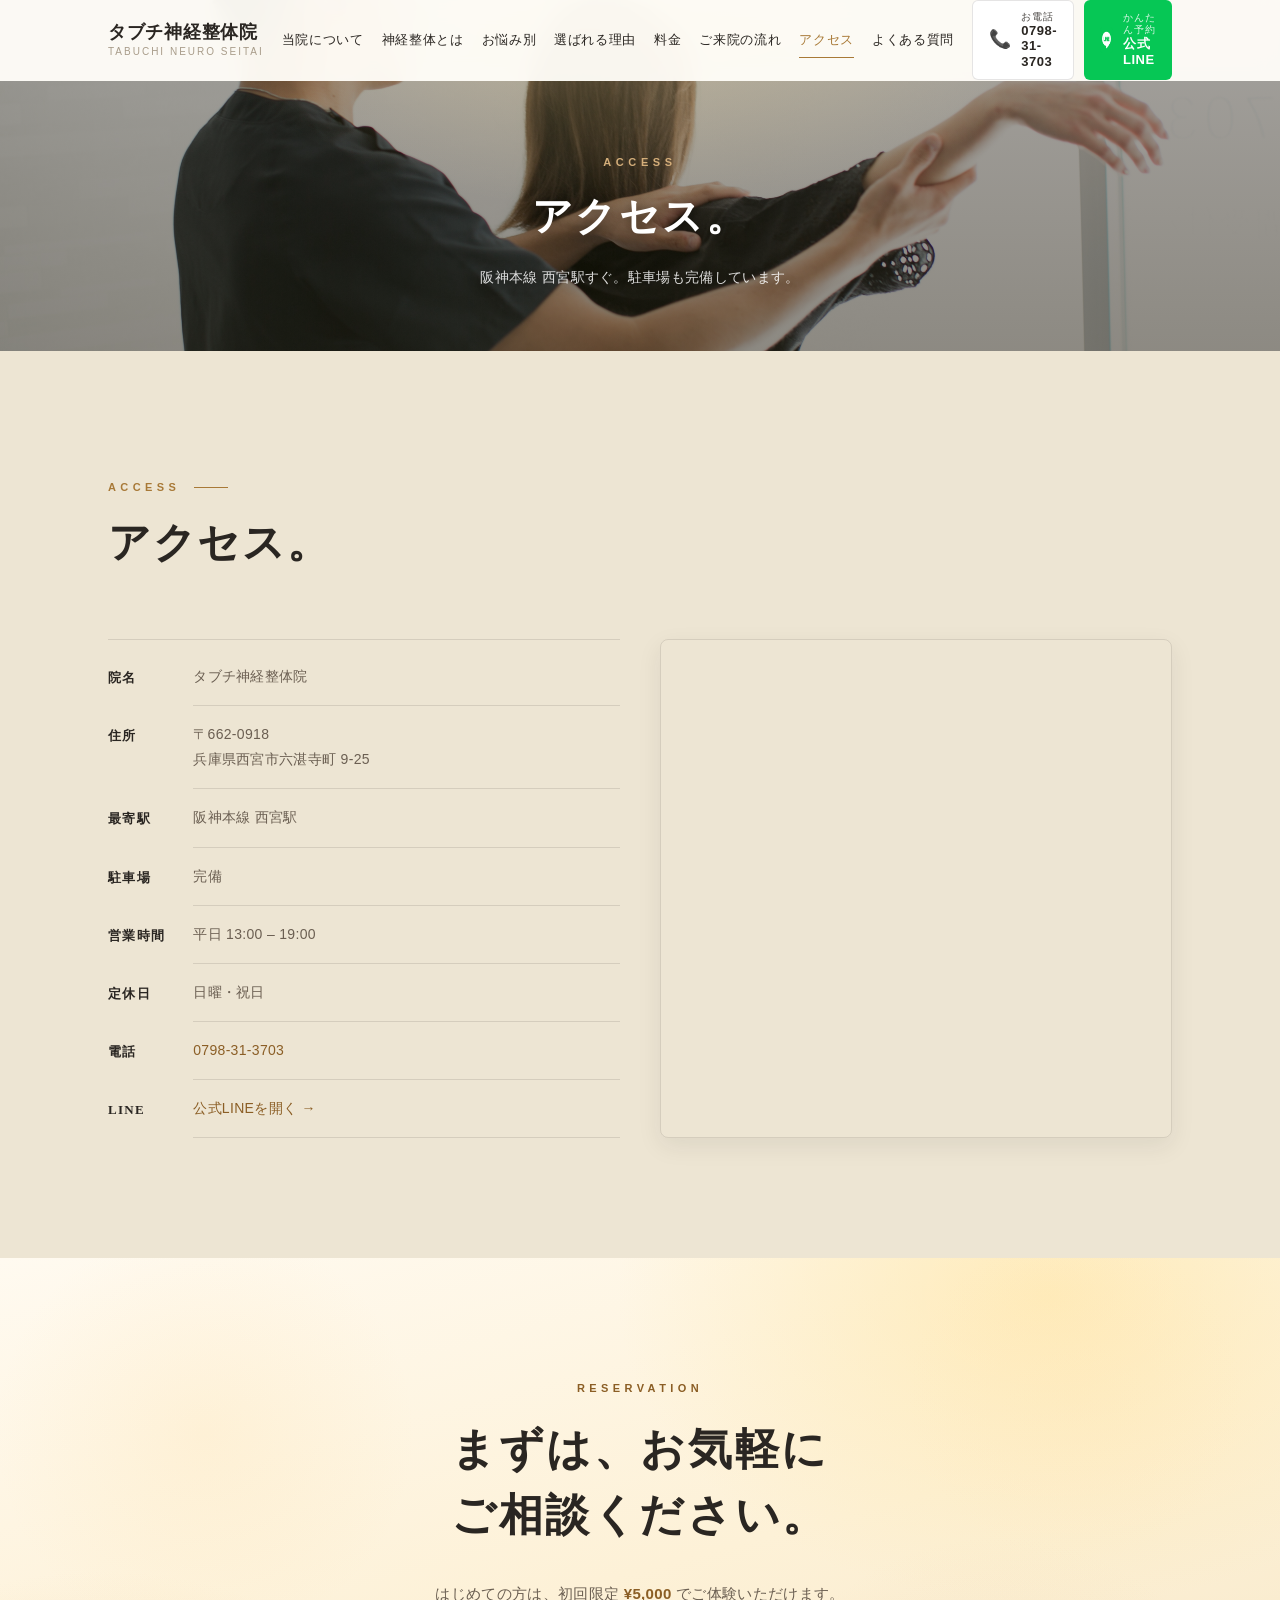
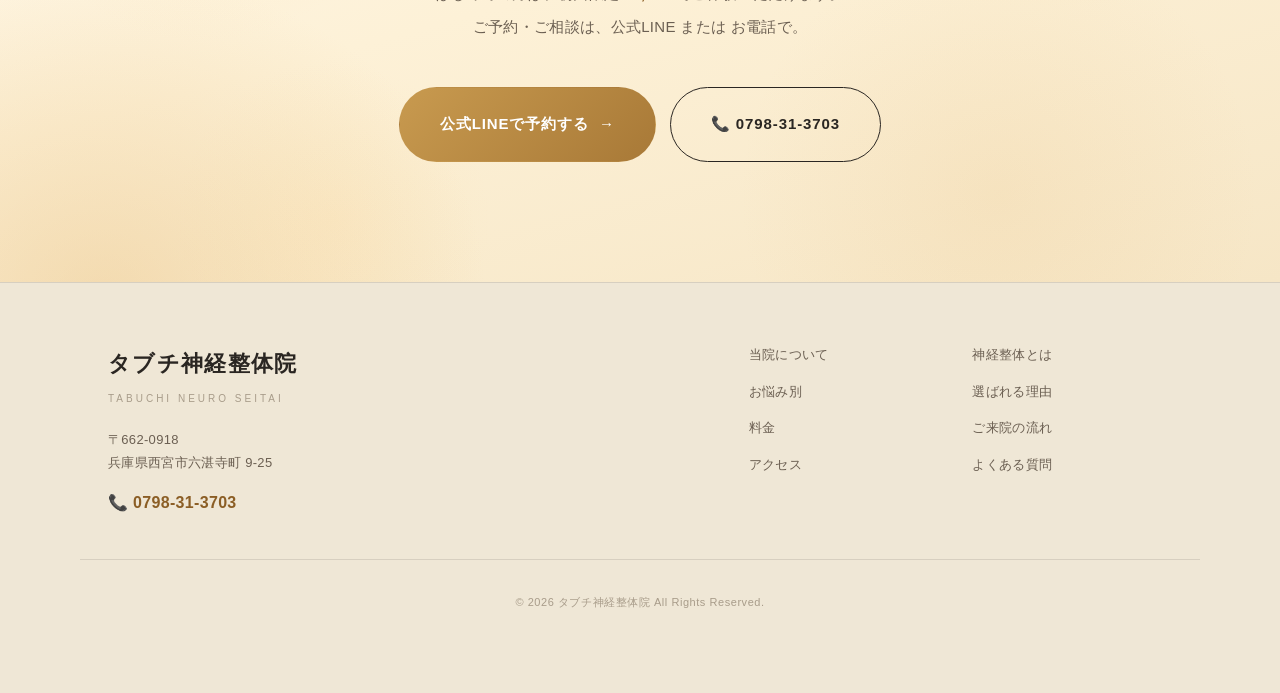
<file: access.html>
<!DOCTYPE html>
<html lang="ja">
<head>
<meta charset="UTF-8">
<meta name="viewport" content="width=device-width, initial-scale=1.0">
<meta name="description" content="兵庫県西宮市六湛寺町9-25。阪神本線 西宮駅すぐ、駐車場完備。営業時間 平日13:00-19:00、定休日 日曜・祝日。">
<title>アクセス｜タブチ神経整体院</title>
<link rel="stylesheet" href="style.css">
</head>
<body>
<!-- ========== HEADER ========== -->
<header class="site-header" id="siteHeader">
  <div class="container header-inner">
    <a href="index.html" class="logo">
      <span class="logo-text">
        <span class="logo-name">タブチ神経整体院</span>
        <span class="logo-sub">TABUCHI NEURO SEITAI</span>
      </span>
    </a>
    <nav class="nav" id="siteNav" aria-label="メインナビ">
      <a href="about.html">当院について</a>
      <a href="method.html">神経整体とは</a>
      <a href="nayami.html">お悩み別</a>
      <a href="reasons.html">選ばれる理由</a>
      <a href="price.html">料金</a>
      <a href="flow.html">ご来院の流れ</a>
      <a href="access.html" aria-current="page">アクセス</a>
      <a href="faq.html">よくある質問</a>
    </nav>
    <button class="nav-toggle" id="navToggle" aria-label="メニューを開く" aria-expanded="false" aria-controls="siteNav">
      <span></span><span></span><span></span>
    </button>
    <div class="header-cta">
      <a href="tel:0798-31-3703" class="hcta hcta-tel" aria-label="電話する">
        <span class="hcta-icon">📞</span>
        <span class="hcta-text"><span class="hcta-label">お電話</span><span class="hcta-num">0798-31-3703</span></span>
      </a>
      <a href="https://lin.ee/Or1Urb0" class="hcta hcta-line" target="_blank" rel="noopener">
        <span class="hcta-icon"><img src="images/line-logo.png" alt="LINE" class="line-ico"></span>
        <span class="hcta-text"><span class="hcta-label">かんたん予約</span><span class="hcta-num">公式LINE</span></span>
      </a>
    </div>
  </div>
</header>

<main id="top">

  <section class="page-hero">
    <div class="page-hero-media" aria-hidden="true"></div>
    <div class="container">
      <p class="ph-en reveal">ACCESS</p>
      <h1 class="reveal">アクセス。</h1>
      <p class="ph-lead reveal">阪神本線 西宮駅すぐ。駐車場も完備しています。</p>
    </div>
  </section>

  <!-- ACCESS -->
  <section class="access" id="access">
    <div class="container">
      <header class="section-head reveal">
        <p class="sec-en">ACCESS</p>
        <h2 class="sec-title">アクセス。</h2>
      </header>
      <div class="access-grid">
        <div class="access-info reveal">
          <dl>
            <dt>院名</dt><dd>タブチ神経整体院</dd>
            <dt>住所</dt><dd>〒662-0918<br>兵庫県西宮市六湛寺町 9-25</dd>
            <dt>最寄駅</dt><dd>阪神本線 西宮駅</dd>
            <dt>駐車場</dt><dd>完備</dd>
            <dt>営業時間</dt><dd>平日 13:00 – 19:00</dd>
            <dt>定休日</dt><dd>日曜・祝日</dd>
            <dt>電話</dt><dd><a href="tel:0798-31-3703">0798-31-3703</a></dd>
            <dt>LINE</dt><dd><a href="https://lin.ee/Or1Urb0" target="_blank" rel="noopener">公式LINEを開く →</a></dd>
          </dl>
        </div>
        <div class="access-map reveal">
          <iframe src="https://www.google.com/maps?q=%E5%85%B5%E5%BA%AB%E7%9C%8C%E8%A5%BF%E5%AE%AE%E5%B8%82%E5%85%AD%E6%B9%9B%E5%AF%BA%E7%94%BA9-25&output=embed" width="100%" height="360" style="border:0;" allowfullscreen="" loading="lazy" referrerpolicy="no-referrer-when-downgrade" title="タブチ神経整体院 地図"></iframe>
        </div>
      </div>
    </div>
  </section>

  <!-- CTA -->
  <section class="cta" id="contact">
    <div class="cta-media" aria-hidden="true"></div>
    <div class="container cta-inner">
      <p class="cta-en reveal">RESERVATION</p>
      <h2 class="cta-title reveal">まずは、お気軽に<br>ご相談ください。</h2>
      <p class="cta-lead reveal">はじめての方は、初回限定 <strong>¥5,000</strong> でご体験いただけます。<br>ご予約・ご相談は、公式LINE または お電話で。</p>
      <div class="cta-btns reveal">
        <a href="https://lin.ee/Or1Urb0" class="btn btn-gold btn-lg" target="_blank" rel="noopener">公式LINEで予約する <span class="arrow" aria-hidden="true">→</span></a>
        <a href="tel:0798-31-3703" class="btn btn-ghost-light btn-lg">📞 0798-31-3703</a>
      </div>
    </div>
  </section>
</main>

<!-- ========== FOOTER ========== -->
<footer class="site-footer">
  <div class="container footer-inner">
    <div class="footer-brand">
      <p class="footer-name">タブチ神経整体院</p>
      <p class="footer-sub">TABUCHI NEURO SEITAI</p>
      <p class="footer-addr">〒662-0918<br>兵庫県西宮市六湛寺町 9-25</p>
      <p class="footer-tel"><a href="tel:0798-31-3703">📞 0798-31-3703</a></p>
    </div>
    <nav class="footer-nav" aria-label="フッターナビ">
      <a href="about.html">当院について</a>
      <a href="method.html">神経整体とは</a>
      <a href="nayami.html">お悩み別</a>
      <a href="reasons.html">選ばれる理由</a>
      <a href="price.html">料金</a>
      <a href="flow.html">ご来院の流れ</a>
      <a href="access.html">アクセス</a>
      <a href="faq.html">よくある質問</a>
    </nav>
  </div>
  <p class="footer-copy">© 2026 タブチ神経整体院 All Rights Reserved.</p>
</footer>

<!-- ========== FIXED MOBILE CTA BAR ========== -->
<div class="mobile-cta" aria-label="お問い合わせ">
  <a href="tel:0798-31-3703" class="mcta mcta-tel">
    <span class="mcta-icon">📞</span>
    <span>お電話</span>
  </a>
  <a href="https://lin.ee/Or1Urb0" class="mcta mcta-line" target="_blank" rel="noopener">
    <span class="mcta-icon"><img src="images/line-logo.png" alt="LINE" class="line-ico"></span>
    <span>LINE予約</span>
  </a>
</div>

<script src="script.js"></script>
</body>
</html>
</file>
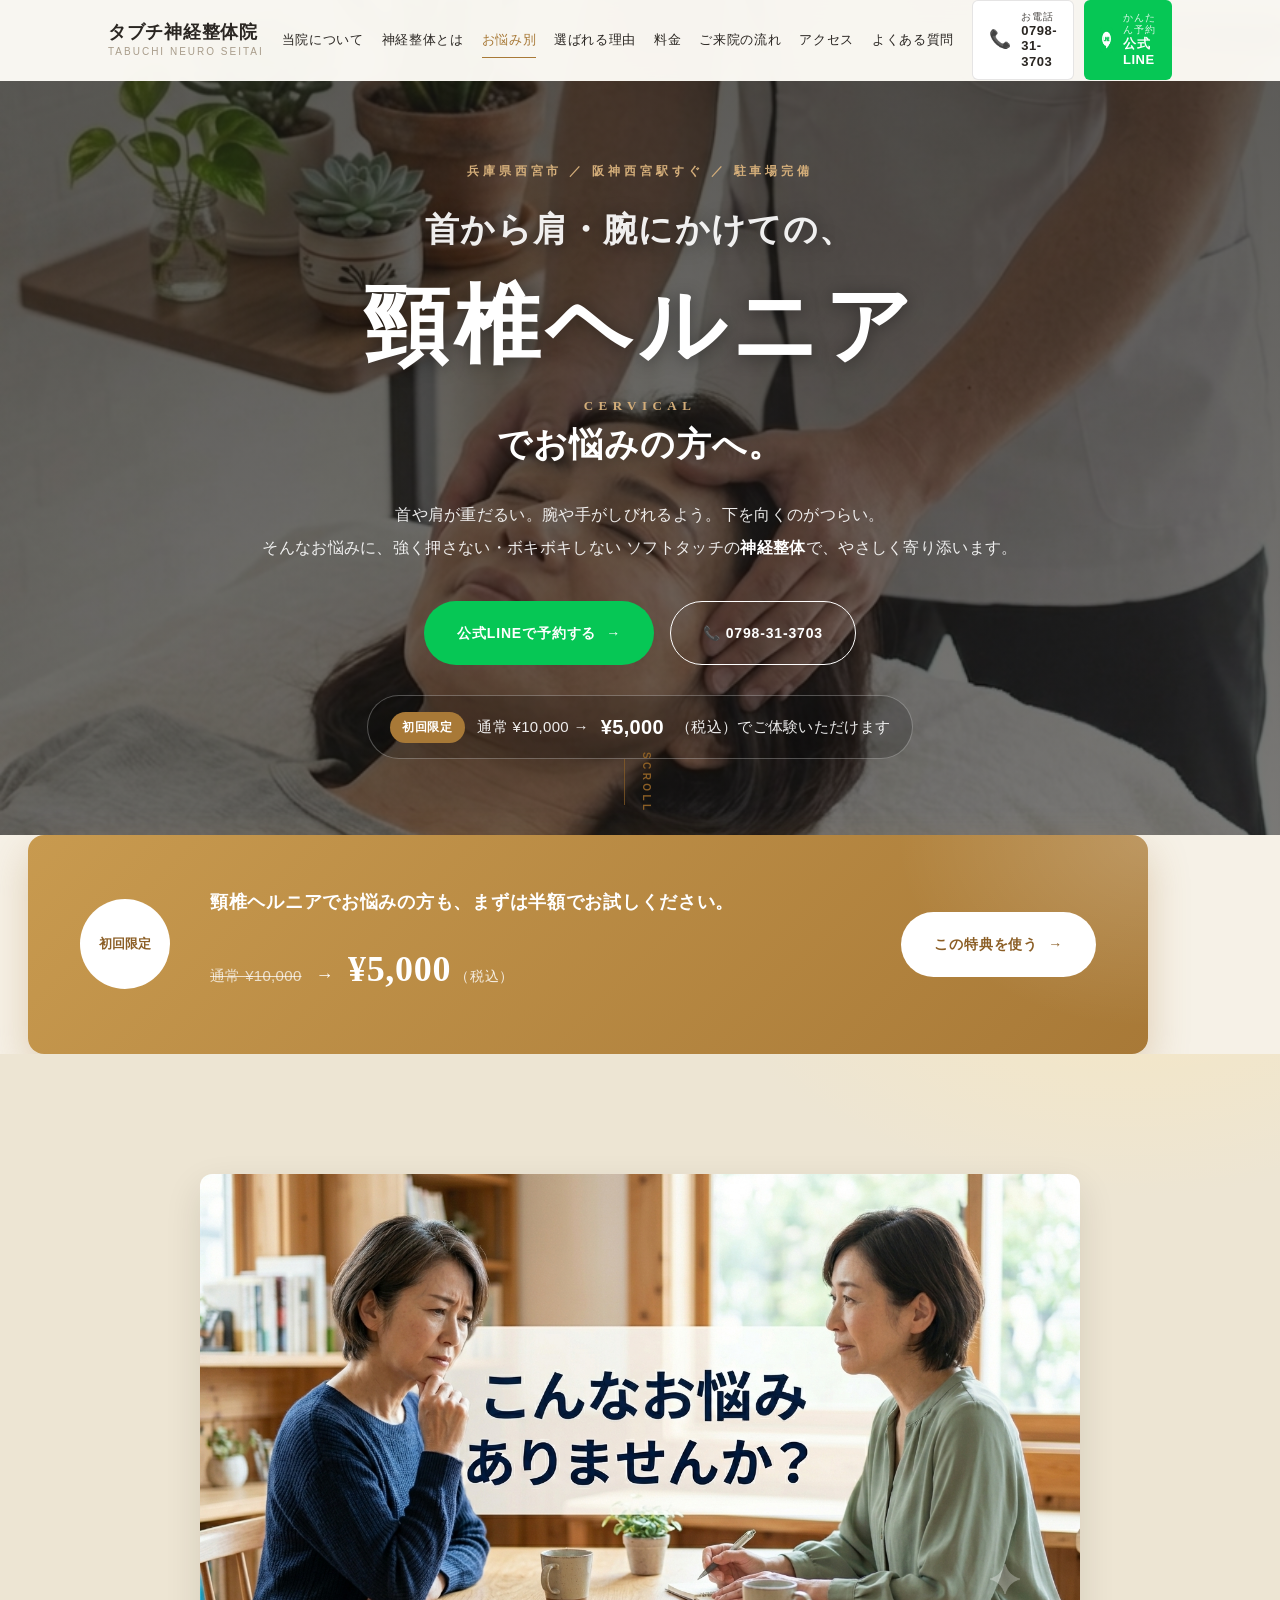
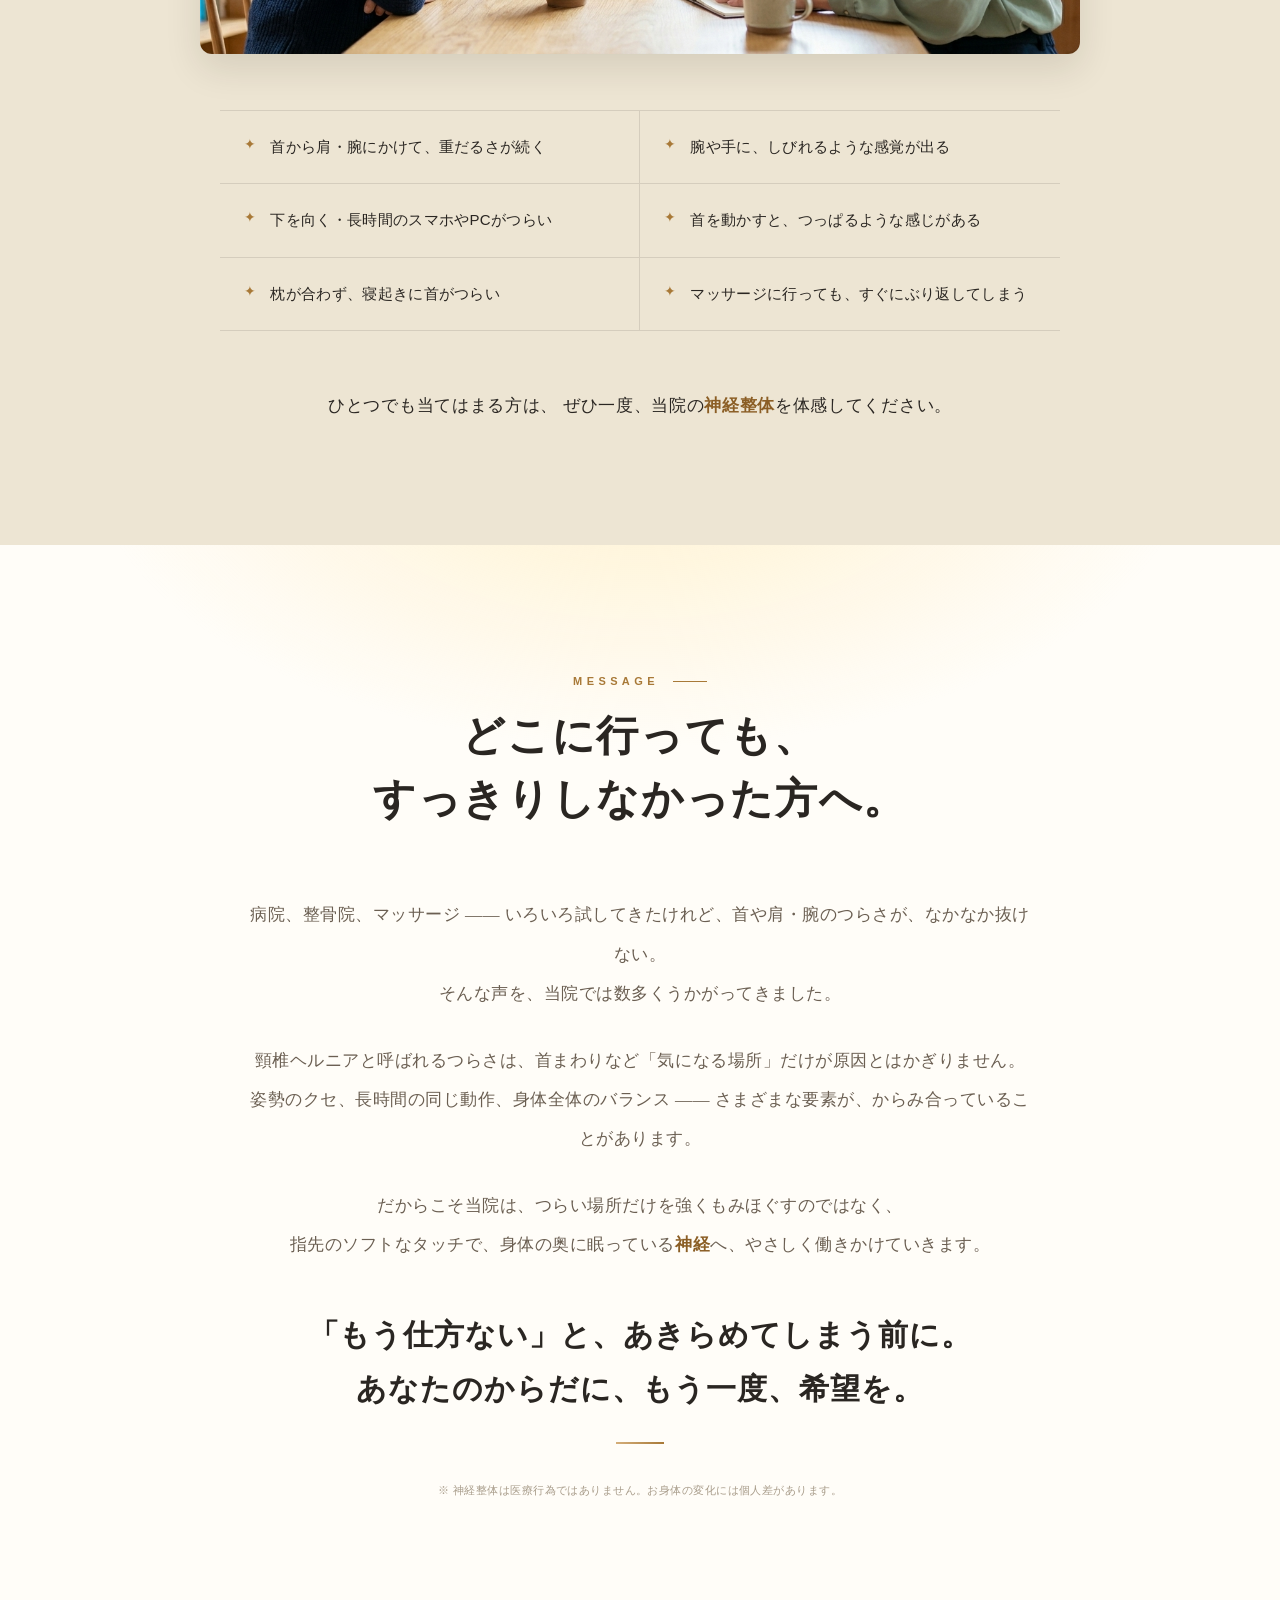
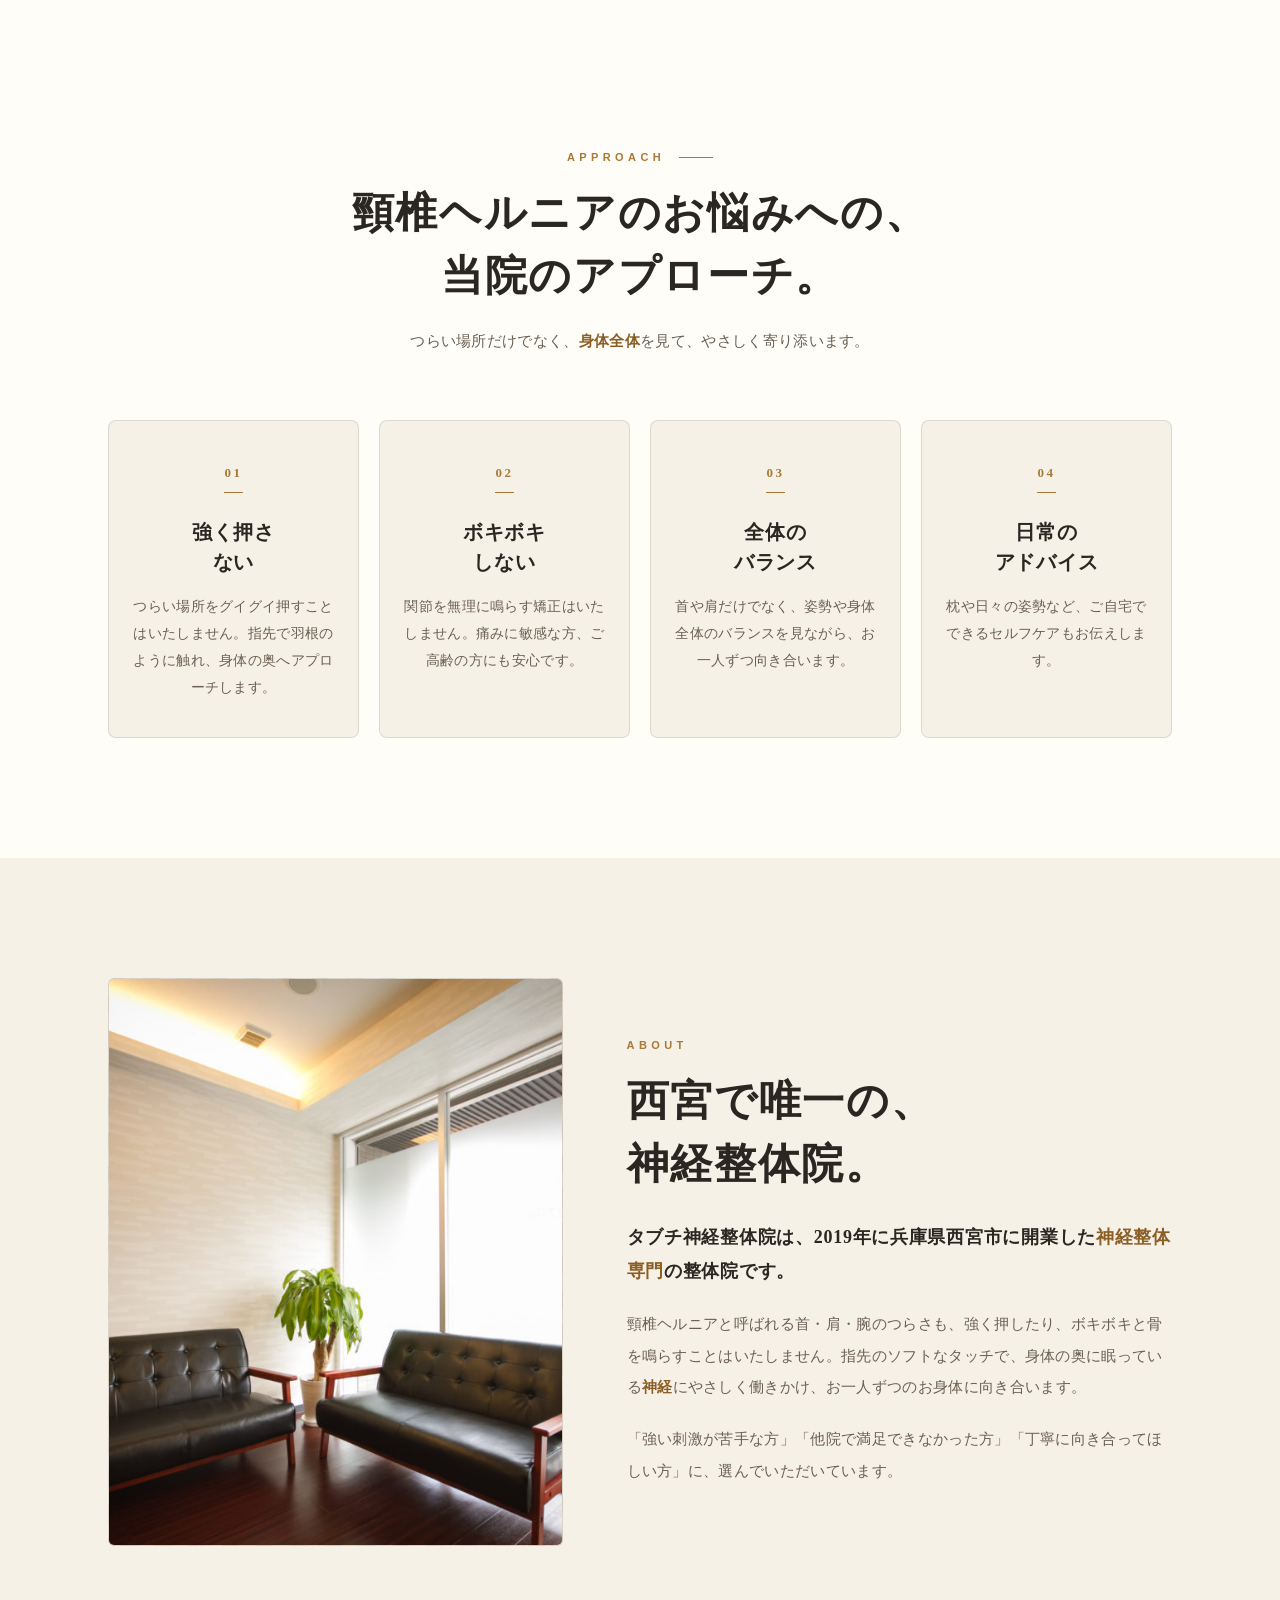
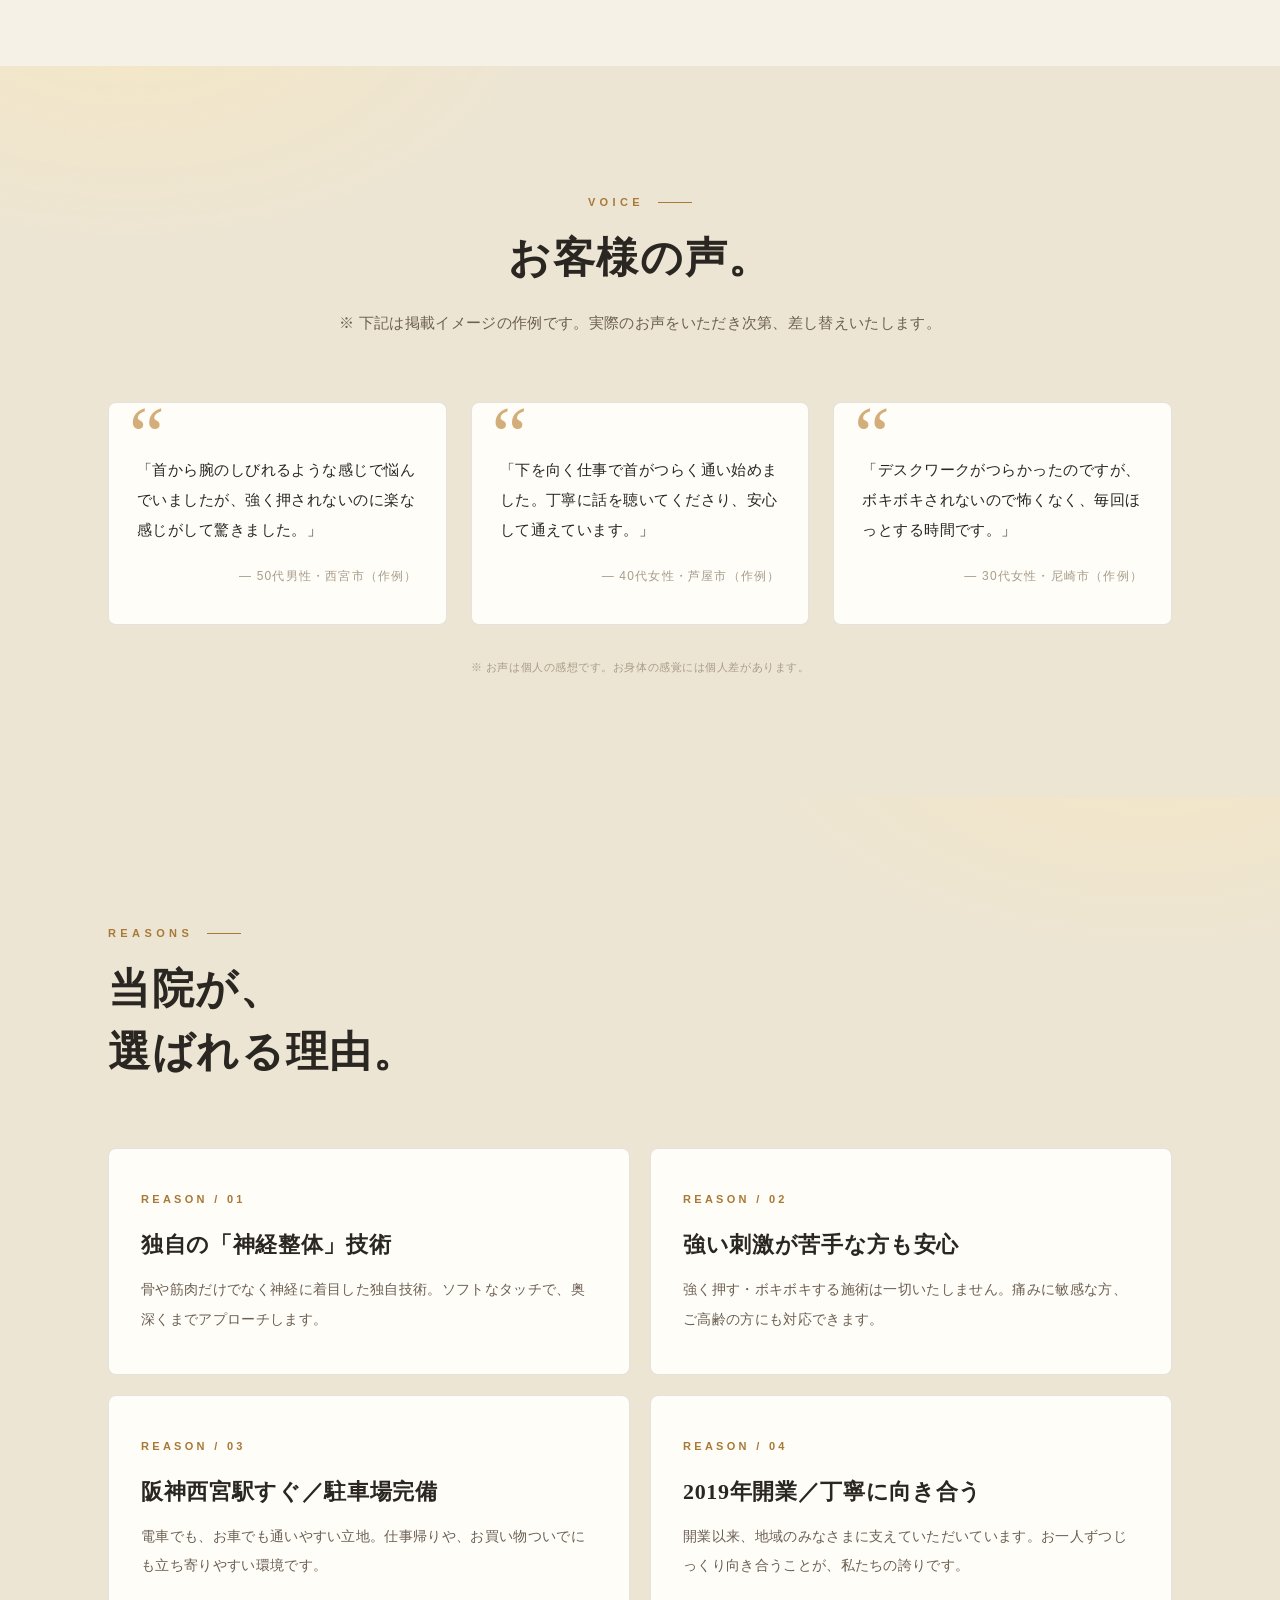
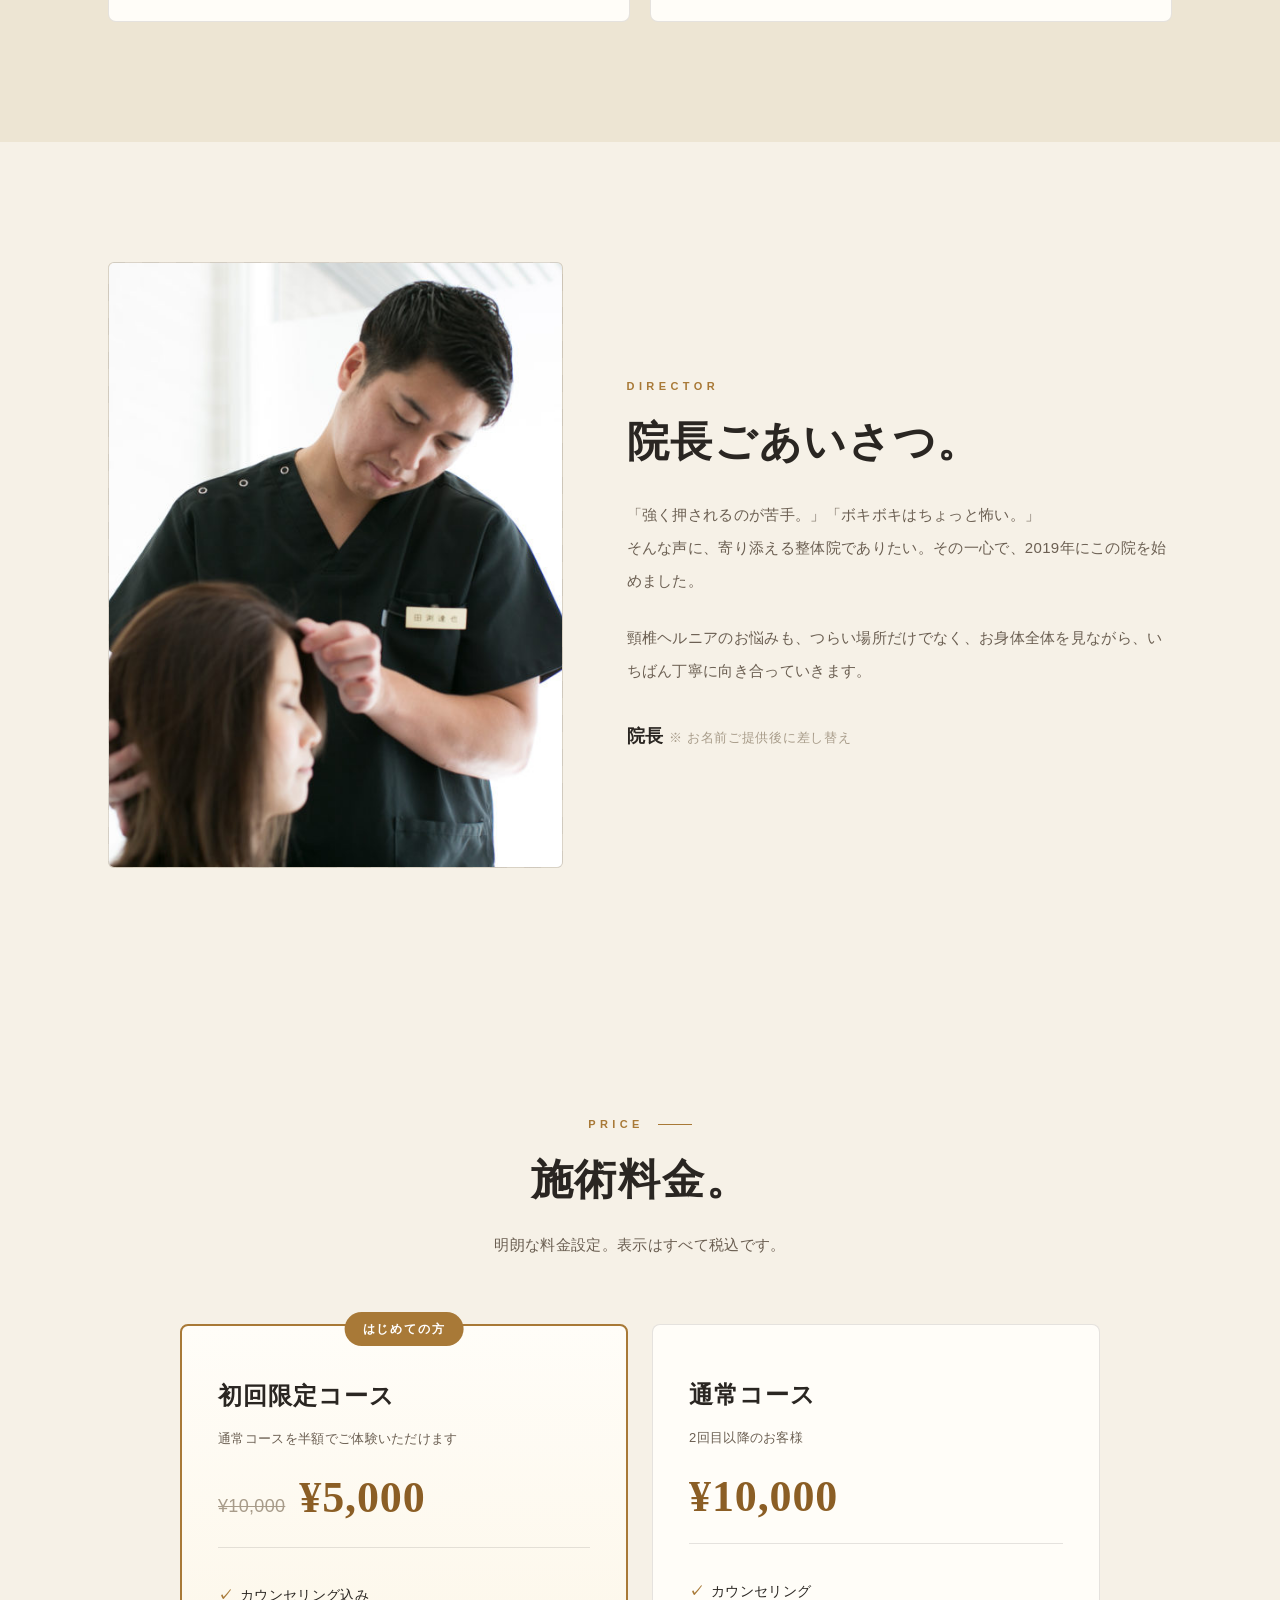
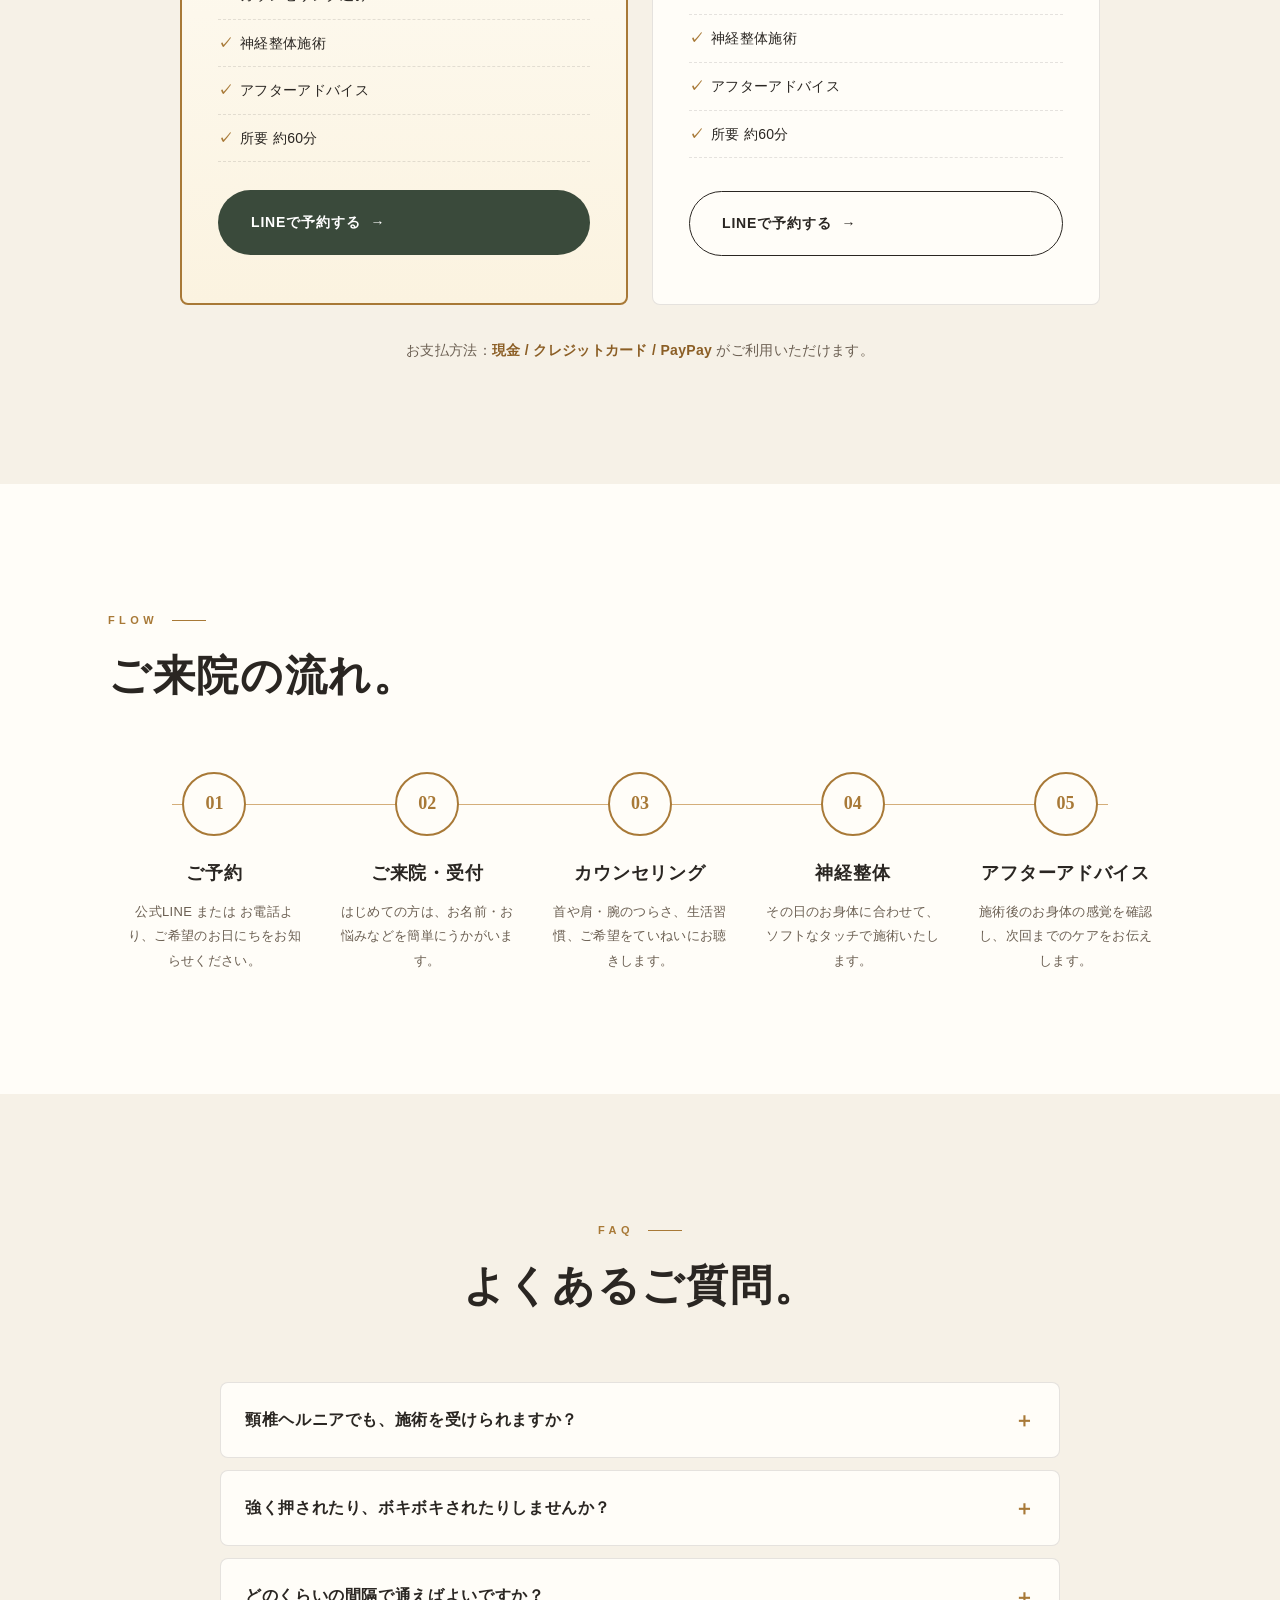
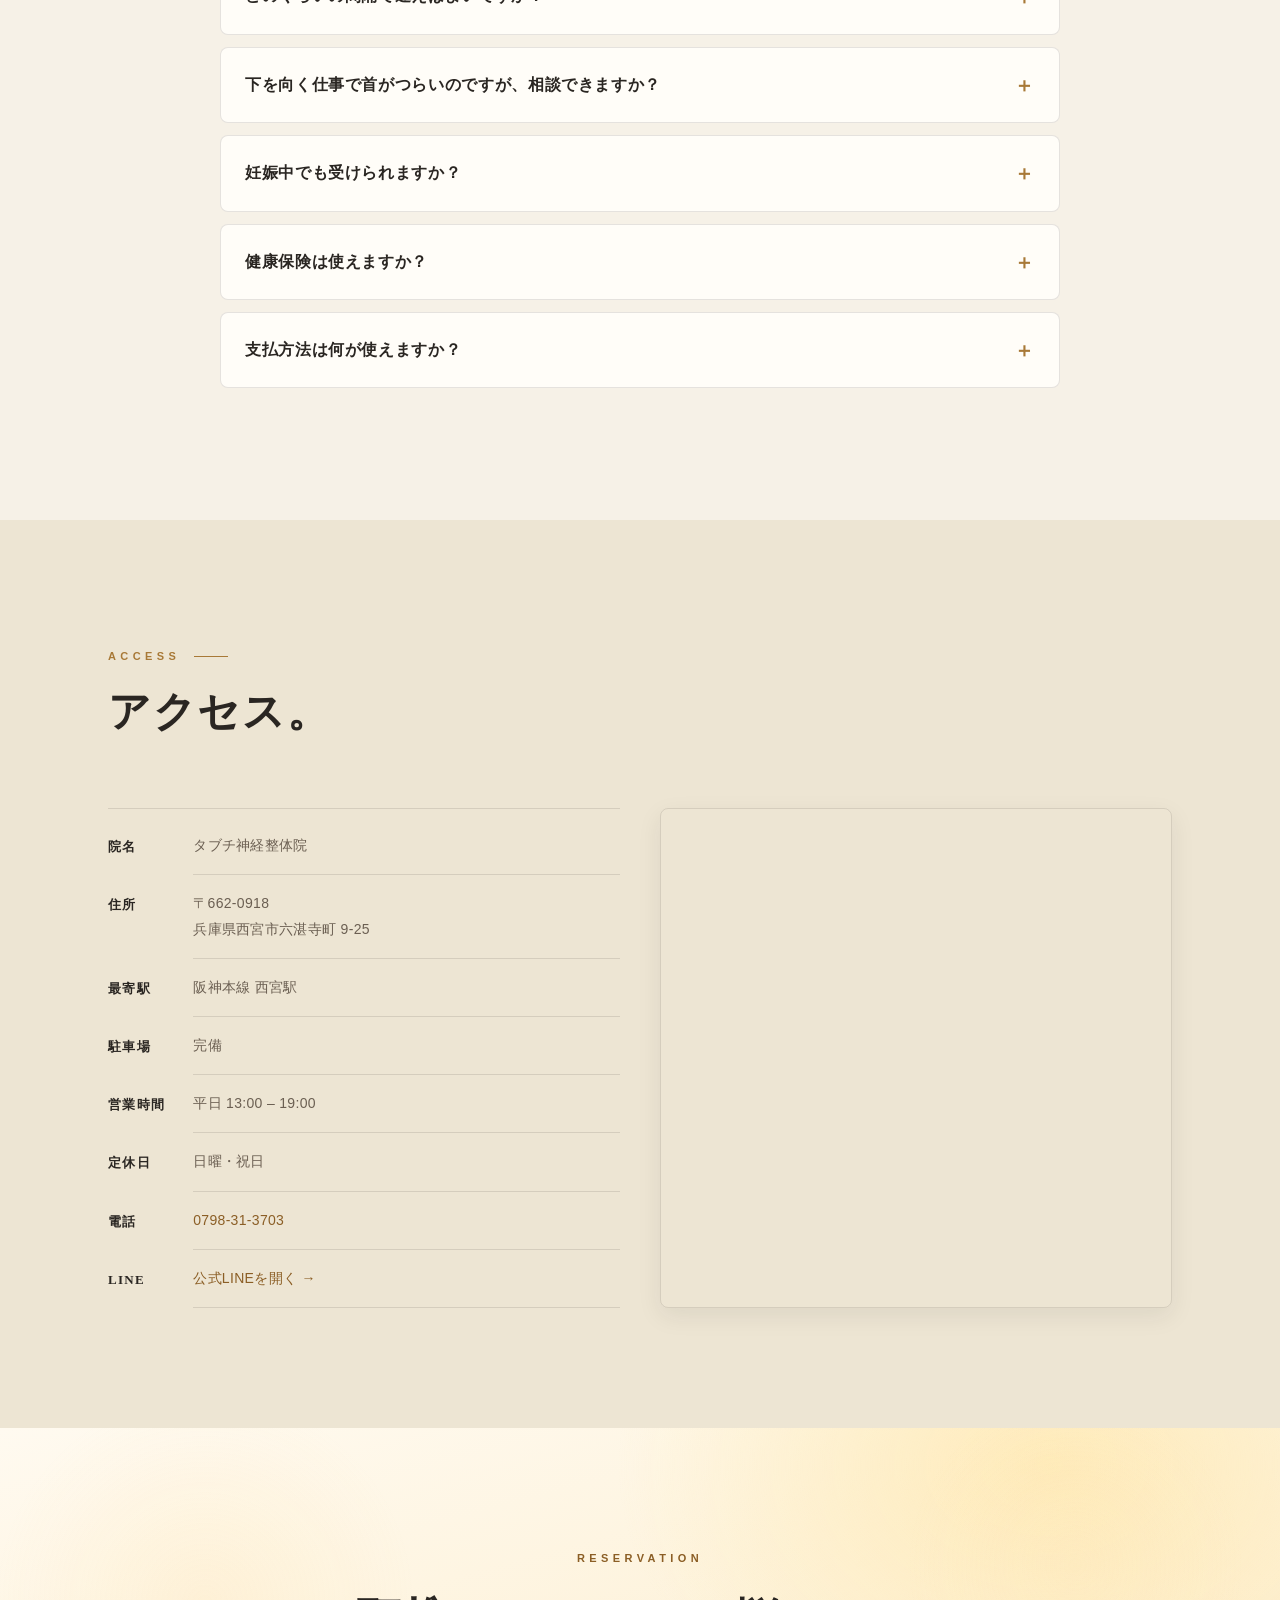
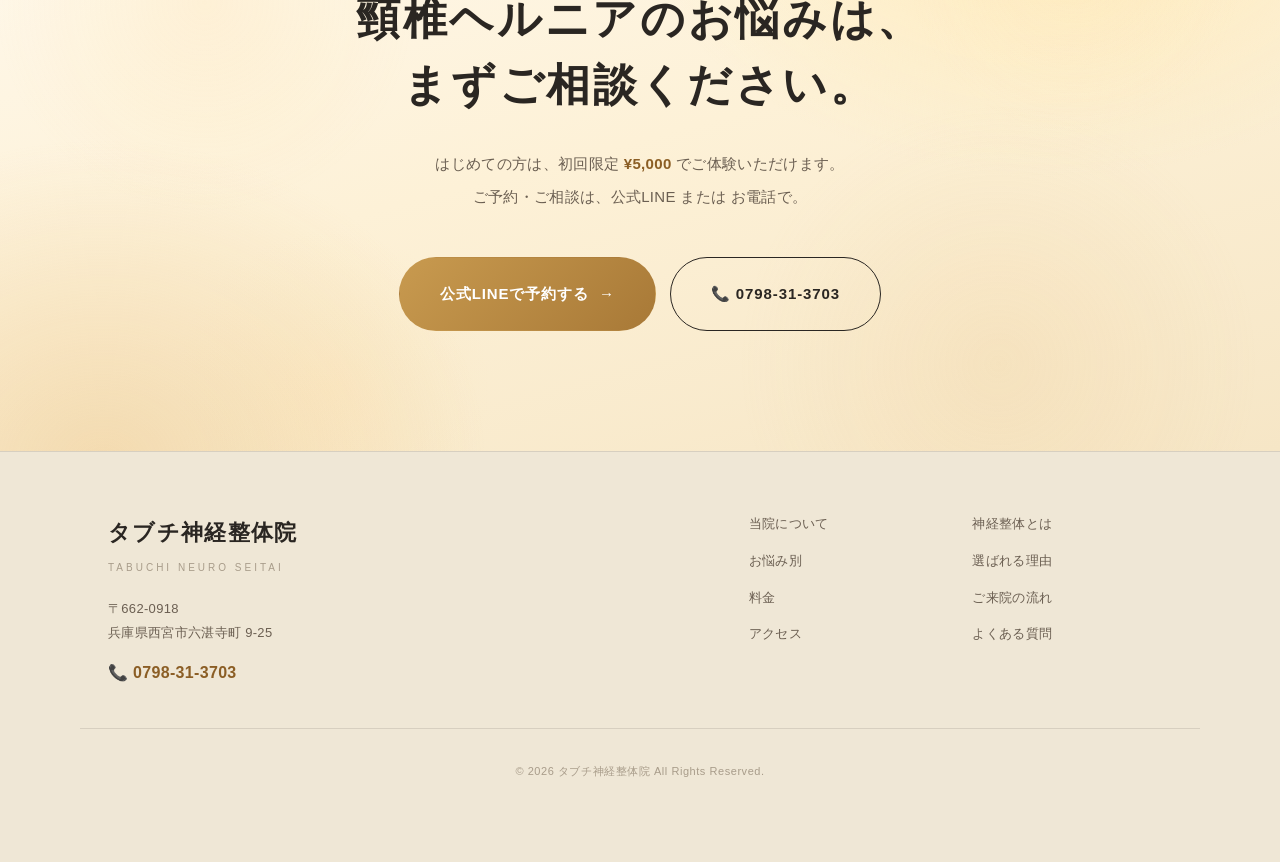
<file: cervical.html>
<!DOCTYPE html>
<html lang="ja">
<head>
<meta charset="UTF-8">
<meta name="viewport" content="width=device-width, initial-scale=1.0">
<meta name="description" content="頸椎ヘルニアでお悩みの方へ。首から肩・腕にかけてのつらさ・しびれと向き合う、西宮市のソフトタッチ神経整体。強く押さない、ボキボキしない。初回限定5,000円。阪神西宮駅すぐ・駐車場完備。">
<title>頸椎ヘルニアでお悩みの方へ｜タブチ神経整体院｜西宮市・阪神西宮駅すぐ</title>
<link rel="stylesheet" href="style.css">
</head>
<body>
<!-- ========== HEADER ========== -->
<header class="site-header" id="siteHeader">
  <div class="container header-inner">
    <a href="index.html" class="logo">
      <span class="logo-text">
        <span class="logo-name">タブチ神経整体院</span>
        <span class="logo-sub">TABUCHI NEURO SEITAI</span>
      </span>
    </a>
    <nav class="nav" id="siteNav" aria-label="メインナビ">
      <a href="about.html">当院について</a>
      <a href="method.html">神経整体とは</a>
      <a href="nayami.html" aria-current="page">お悩み別</a>
      <a href="reasons.html">選ばれる理由</a>
      <a href="price.html">料金</a>
      <a href="flow.html">ご来院の流れ</a>
      <a href="access.html">アクセス</a>
      <a href="faq.html">よくある質問</a>
    </nav>
    <button class="nav-toggle" id="navToggle" aria-label="メニューを開く" aria-expanded="false" aria-controls="siteNav">
      <span></span><span></span><span></span>
    </button>
    <div class="header-cta">
      <a href="tel:0798-31-3703" class="hcta hcta-tel" aria-label="電話する">
        <span class="hcta-icon">📞</span>
        <span class="hcta-text"><span class="hcta-label">お電話</span><span class="hcta-num">0798-31-3703</span></span>
      </a>
      <a href="https://lin.ee/Or1Urb0" class="hcta hcta-line" target="_blank" rel="noopener">
        <span class="hcta-icon"><img src="images/line-logo.png" alt="LINE" class="line-ico"></span>
        <span class="hcta-text"><span class="hcta-label">かんたん予約</span><span class="hcta-num">公式LINE</span></span>
      </a>
    </div>
  </div>
</header>

<main id="top">

  <!-- SYMPTOM HERO -->
  <section class="sym-hero">
    <div class="sym-hero-media" aria-hidden="true"></div>
    <div class="container sym-hero-inner">
      <p class="sym-hero-tag reveal">兵庫県西宮市 ／ 阪神西宮駅すぐ ／ 駐車場完備</p>
      <h1 class="sym-hero-title reveal">
        <span class="ja">首から肩・腕にかけての、</span>
        <span class="kw">頸椎ヘルニア<span class="kw-sub">CERVICAL</span></span>
        <span class="ja em">でお悩みの方へ。</span>
      </h1>
      <p class="sym-hero-lead reveal">
        首や肩が重だるい。腕や手がしびれるよう。下を向くのがつらい。<br>
        そんなお悩みに、強く押さない・ボキボキしない<br class="sp-only">
        ソフトタッチの<strong>神経整体</strong>で、やさしく寄り添います。
      </p>
      <div class="sym-hero-cta reveal">
        <a href="https://lin.ee/Or1Urb0" class="btn btn-line" target="_blank" rel="noopener">公式LINEで予約する <span class="arrow" aria-hidden="true">→</span></a>
        <a href="tel:0798-31-3703" class="btn btn-ghost-light">📞 0798-31-3703</a>
      </div>
      <p class="sym-hero-offer reveal"><span class="sho-badge">初回限定</span> 通常 ¥10,000 → <strong>¥5,000</strong>（税込）でご体験いただけます</p>
    </div>
    <a href="#troubles" class="hero-scroll" aria-label="下へスクロール">SCROLL</a>
  </section>

  <!-- OFFER -->
  <section class="offer">
    <div class="container offer-inner reveal">
      <div class="offer-badge">初回限定</div>
      <div class="offer-body">
        <p class="offer-lead">頸椎ヘルニアでお悩みの方も、まずは半額でお試しください。</p>
        <p class="offer-price">
          <span class="offer-was">通常 ¥10,000</span>
          <span class="offer-arrow">→</span>
          <span class="offer-now">¥5,000<span class="offer-now-tax">（税込）</span></span>
        </p>
      </div>
      <a href="https://lin.ee/Or1Urb0" class="btn btn-gold" target="_blank" rel="noopener">この特典を使う <span class="arrow" aria-hidden="true">→</span></a>
    </div>
  </section>

  <!-- TROUBLES -->
  <section class="troubles" id="troubles">
    <div class="container">
      <figure class="concern-figure reveal">
        <img src="images/concern-banner.png" alt="こんなお悩み、ありませんか？" loading="lazy" onerror="this.closest('.concern-figure').style.display='none'">
      </figure>
      <ul class="trouble-list">
        <li class="reveal"><span class="t-mark">✦</span>首から肩・腕にかけて、重だるさが続く</li>
        <li class="reveal"><span class="t-mark">✦</span>腕や手に、しびれるような感覚が出る</li>
        <li class="reveal"><span class="t-mark">✦</span>下を向く・長時間のスマホやPCがつらい</li>
        <li class="reveal"><span class="t-mark">✦</span>首を動かすと、つっぱるような感じがある</li>
        <li class="reveal"><span class="t-mark">✦</span>枕が合わず、寝起きに首がつらい</li>
        <li class="reveal"><span class="t-mark">✦</span>マッサージに行っても、すぐにぶり返してしまう</li>
      </ul>
      <p class="trouble-bridge reveal">
        ひとつでも当てはまる方は、<br class="sp-only">
        ぜひ一度、当院の<strong>神経整体</strong>を体感してください。
      </p>
    </div>
  </section>

  <!-- MESSAGE / 共感 -->
  <section class="message" id="message">
    <div class="container message-inner">
      <header class="section-head center reveal">
        <p class="sec-en">MESSAGE</p>
        <h2 class="sec-title">どこに行っても、<br>すっきりしなかった方へ。</h2>
      </header>
      <div class="message-body">
        <p class="reveal">病院、整骨院、マッサージ —— いろいろ試してきたけれど、<br class="sp-only">首や肩・腕のつらさが、なかなか抜けない。<br>そんな声を、当院では数多くうかがってきました。</p>
        <p class="reveal">頸椎ヘルニアと呼ばれるつらさは、首まわりなど「気になる場所」だけが原因とはかぎりません。<br>姿勢のクセ、長時間の同じ動作、身体全体のバランス —— さまざまな要素が、からみ合っていることがあります。</p>
        <p class="reveal">だからこそ当院は、つらい場所だけを強くもみほぐすのではなく、<br>指先のソフトなタッチで、身体の奥に眠っている<strong>神経</strong>へ、やさしく働きかけていきます。</p>
        <p class="message-hope reveal">「もう仕方ない」と、あきらめてしまう前に。<br>あなたのからだに、もう一度、希望を。</p>
      </div>
      <p class="message-note reveal">※ 神経整体は医療行為ではありません。お身体の変化には個人差があります。</p>
    </div>
  </section>

  <!-- APPROACH -->
  <section class="method" id="approach">
    <div class="container">
      <header class="section-head center reveal">
        <p class="sec-en">APPROACH</p>
        <h2 class="sec-title">頸椎ヘルニアのお悩みへの、<br>当院のアプローチ。</h2>
        <p class="sec-lead">つらい場所だけでなく、<strong>身体全体</strong>を見て、やさしく寄り添います。</p>
      </header>
      <div class="method-grid">
        <article class="method-card reveal"><span class="m-num">01</span><h3>強く押さ<br>ない</h3><p>つらい場所をグイグイ押すことはいたしません。指先で羽根のように触れ、身体の奥へアプローチします。</p></article>
        <article class="method-card reveal"><span class="m-num">02</span><h3>ボキボキ<br>しない</h3><p>関節を無理に鳴らす矯正はいたしません。痛みに敏感な方、ご高齢の方にも安心です。</p></article>
        <article class="method-card reveal"><span class="m-num">03</span><h3>全体の<br>バランス</h3><p>首や肩だけでなく、姿勢や身体全体のバランスを見ながら、お一人ずつ向き合います。</p></article>
        <article class="method-card reveal"><span class="m-num">04</span><h3>日常の<br>アドバイス</h3><p>枕や日々の姿勢など、ご自宅でできるセルフケアもお伝えします。</p></article>
      </div>
    </div>
  </section>

  <!-- ABOUT -->
  <section class="about" id="about">
    <div class="container about-inner">
      <figure class="ph ph-4x5 about-photo reveal" data-label="院内写真&#10;（images/about-clinic.jpg）">
        <img src="images/about-clinic.jpg" alt="タブチ神経整体院の院内" onerror="this.closest('.ph').classList.add('is-empty')">
      </figure>
      <div class="about-body">
        <p class="sec-en reveal">ABOUT</p>
        <h2 class="sec-title reveal">西宮で唯一の、<br>神経整体院。</h2>
        <p class="about-lead reveal">タブチ神経整体院は、2019年に兵庫県西宮市に開業した<strong>神経整体専門</strong>の整体院です。</p>
        <p class="about-text reveal">頸椎ヘルニアと呼ばれる首・肩・腕のつらさも、強く押したり、ボキボキと骨を鳴らすことはいたしません。指先のソフトなタッチで、身体の奥に眠っている<strong>神経</strong>にやさしく働きかけ、お一人ずつのお身体に向き合います。</p>
        <p class="about-text reveal">「強い刺激が苦手な方」「他院で満足できなかった方」「丁寧に向き合ってほしい方」に、選んでいただいています。</p>
      </div>
    </div>
  </section>

  <!-- VOICE -->
  <section class="voice" id="voice">
    <div class="container">
      <header class="section-head center reveal">
        <p class="sec-en">VOICE</p>
        <h2 class="sec-title">お客様の声。</h2>
        <p class="sec-lead">※ 下記は掲載イメージの作例です。実際のお声をいただき次第、差し替えいたします。</p>
      </header>
      <div class="voice-grid">
        <article class="voice-card reveal"><p class="v-quote">「首から腕のしびれるような感じで悩んでいましたが、強く押されないのに楽な感じがして驚きました。」</p><p class="v-author">— 50代男性・西宮市（作例）</p></article>
        <article class="voice-card reveal"><p class="v-quote">「下を向く仕事で首がつらく通い始めました。丁寧に話を聴いてくださり、安心して通えています。」</p><p class="v-author">— 40代女性・芦屋市（作例）</p></article>
        <article class="voice-card reveal"><p class="v-quote">「デスクワークがつらかったのですが、ボキボキされないので怖くなく、毎回ほっとする時間です。」</p><p class="v-author">— 30代女性・尼崎市（作例）</p></article>
      </div>
      <p class="voice-disclaimer reveal">※ お声は個人の感想です。お身体の感覚には個人差があります。</p>
    </div>
  </section>

  <!-- REASONS -->
  <section class="reasons" id="reasons">
    <div class="container">
      <header class="section-head reveal">
        <p class="sec-en">REASONS</p>
        <h2 class="sec-title">当院が、<br>選ばれる理由。</h2>
      </header>
      <div class="reason-list">
        <article class="reason-card reveal"><div class="r-num">REASON / 01</div><h3>独自の「神経整体」技術</h3><p>骨や筋肉だけでなく神経に着目した独自技術。ソフトなタッチで、奥深くまでアプローチします。</p></article>
        <article class="reason-card reveal"><div class="r-num">REASON / 02</div><h3>強い刺激が苦手な方も安心</h3><p>強く押す・ボキボキする施術は一切いたしません。痛みに敏感な方、ご高齢の方にも対応できます。</p></article>
        <article class="reason-card reveal"><div class="r-num">REASON / 03</div><h3>阪神西宮駅すぐ／駐車場完備</h3><p>電車でも、お車でも通いやすい立地。仕事帰りや、お買い物ついでにも立ち寄りやすい環境です。</p></article>
        <article class="reason-card reveal"><div class="r-num">REASON / 04</div><h3>2019年開業／丁寧に向き合う</h3><p>開業以来、地域のみなさまに支えていただいています。お一人ずつじっくり向き合うことが、私たちの誇りです。</p></article>
      </div>
    </div>
  </section>

  <!-- DIRECTOR -->
  <section class="director" id="director">
    <div class="container director-inner">
      <figure class="ph ph-3x4 director-photo reveal" data-label="院長写真&#10;（images/director.jpg）">
        <img src="images/director.jpg" alt="タブチ神経整体院 院長" onerror="this.closest('.ph').classList.add('is-empty')">
      </figure>
      <div class="director-body">
        <p class="sec-en reveal">DIRECTOR</p>
        <h2 class="sec-title reveal">院長ごあいさつ。</h2>
        <p class="director-text reveal">「強く押されるのが苦手。」「ボキボキはちょっと怖い。」<br>そんな声に、寄り添える整体院でありたい。その一心で、2019年にこの院を始めました。</p>
        <p class="director-text reveal">頸椎ヘルニアのお悩みも、つらい場所だけでなく、お身体全体を見ながら、いちばん丁寧に向き合っていきます。</p>
        <p class="director-sign reveal">院長 <span>※ お名前ご提供後に差し替え</span></p>
      </div>
    </div>
  </section>

  <!-- PRICE -->
  <section class="price" id="price">
    <div class="container">
      <header class="section-head center reveal">
        <p class="sec-en">PRICE</p>
        <h2 class="sec-title">施術料金。</h2>
        <p class="sec-lead">明朗な料金設定。表示はすべて税込です。</p>
      </header>
      <div class="price-grid">
        <article class="price-card highlight reveal">
          <p class="p-badge">はじめての方</p>
          <h3>初回限定コース</h3>
          <p class="p-desc">通常コースを半額でご体験いただけます</p>
          <p class="p-amount"><span class="p-was">¥10,000</span><span class="p-now">¥5,000</span></p>
          <ul><li>カウンセリング込み</li><li>神経整体施術</li><li>アフターアドバイス</li><li>所要 約60分</li></ul>
          <a href="https://lin.ee/Or1Urb0" class="btn btn-primary" target="_blank" rel="noopener">LINEで予約する <span class="arrow" aria-hidden="true">→</span></a>
        </article>
        <article class="price-card reveal">
          <h3>通常コース</h3>
          <p class="p-desc">2回目以降のお客様</p>
          <p class="p-amount"><span class="p-now">¥10,000</span></p>
          <ul><li>カウンセリング</li><li>神経整体施術</li><li>アフターアドバイス</li><li>所要 約60分</li></ul>
          <a href="https://lin.ee/Or1Urb0" class="btn btn-ghost" target="_blank" rel="noopener">LINEで予約する <span class="arrow" aria-hidden="true">→</span></a>
        </article>
      </div>
      <p class="price-note reveal">お支払方法：<strong>現金 / クレジットカード / PayPay</strong> がご利用いただけます。</p>
    </div>
  </section>

  <!-- FLOW -->
  <section class="flow" id="flow">
    <div class="container">
      <header class="section-head reveal">
        <p class="sec-en">FLOW</p>
        <h2 class="sec-title">ご来院の流れ。</h2>
      </header>
      <ol class="flow-list">
        <li class="reveal"><span class="f-num">01</span><h3>ご予約</h3><p>公式LINE または お電話より、ご希望のお日にちをお知らせください。</p></li>
        <li class="reveal"><span class="f-num">02</span><h3>ご来院・受付</h3><p>はじめての方は、お名前・お悩みなどを簡単にうかがいます。</p></li>
        <li class="reveal"><span class="f-num">03</span><h3>カウンセリング</h3><p>首や肩・腕のつらさ、生活習慣、ご希望をていねいにお聴きします。</p></li>
        <li class="reveal"><span class="f-num">04</span><h3>神経整体</h3><p>その日のお身体に合わせて、ソフトなタッチで施術いたします。</p></li>
        <li class="reveal"><span class="f-num">05</span><h3>アフターアドバイス</h3><p>施術後のお身体の感覚を確認し、次回までのケアをお伝えします。</p></li>
      </ol>
    </div>
  </section>

  <!-- FAQ -->
  <section class="faq" id="faq">
    <div class="container">
      <header class="section-head center reveal">
        <p class="sec-en">FAQ</p>
        <h2 class="sec-title">よくあるご質問。</h2>
      </header>
      <div class="faq-list">
        <details class="faq-item reveal"><summary>頸椎ヘルニアでも、施術を受けられますか？</summary><p>はい、頸椎ヘルニア（首・肩・腕のつらさ）でお悩みの方も多くご来院されています。まずはカウンセリングでお身体の状態をうかがい、お一人ずつに合わせてソフトに施術いたします。なお、神経整体は医療行為ではありません。気になる場合は医療機関の受診もあわせてご検討ください。</p></details>
        <details class="faq-item reveal"><summary>強く押されたり、ボキボキされたりしませんか？</summary><p>ご安心ください。当院は強い圧や、関節を鳴らす矯正は一切いたしません。指先のソフトなタッチでおこないますので、つらさに敏感な方こそ向いている施術です。</p></details>
        <details class="faq-item reveal"><summary>どのくらいの間隔で通えばよいですか？</summary><p>お身体の状態によって、最適な間隔は異なります。初回のカウンセリング時に、お一人ずつご案内いたします。</p></details>
        <details class="faq-item reveal"><summary>下を向く仕事で首がつらいのですが、相談できますか？</summary><p>もちろんです。枕や日々の姿勢など、ご自宅でできるセルフケアもあわせてお伝えしています。お気軽にご相談ください。</p></details>
        <details class="faq-item reveal"><summary>妊娠中でも受けられますか？</summary><p>お身体の状況により対応が異なります。ご予約前に、LINE またはお電話で一度ご相談ください。</p></details>
        <details class="faq-item reveal"><summary>健康保険は使えますか？</summary><p>当院は自由施術となりますため、健康保険はご利用いただけません。あらかじめご了承ください。</p></details>
        <details class="faq-item reveal"><summary>支払方法は何が使えますか？</summary><p>現金・クレジットカード・PayPay がご利用いただけます。</p></details>
      </div>
    </div>
  </section>

  <!-- ACCESS -->
  <section class="access" id="access">
    <div class="container">
      <header class="section-head reveal">
        <p class="sec-en">ACCESS</p>
        <h2 class="sec-title">アクセス。</h2>
      </header>
      <div class="access-grid">
        <div class="access-info reveal">
          <dl>
            <dt>院名</dt><dd>タブチ神経整体院</dd>
            <dt>住所</dt><dd>〒662-0918<br>兵庫県西宮市六湛寺町 9-25</dd>
            <dt>最寄駅</dt><dd>阪神本線 西宮駅</dd>
            <dt>駐車場</dt><dd>完備</dd>
            <dt>営業時間</dt><dd>平日 13:00 – 19:00</dd>
            <dt>定休日</dt><dd>日曜・祝日</dd>
            <dt>電話</dt><dd><a href="tel:0798-31-3703">0798-31-3703</a></dd>
            <dt>LINE</dt><dd><a href="https://lin.ee/Or1Urb0" target="_blank" rel="noopener">公式LINEを開く →</a></dd>
          </dl>
        </div>
        <div class="access-map reveal">
          <iframe src="https://www.google.com/maps?q=%E5%85%B5%E5%BA%AB%E7%9C%8C%E8%A5%BF%E5%AE%AE%E5%B8%82%E5%85%AD%E6%B9%9B%E5%AF%BA%E7%94%BA9-25&output=embed" width="100%" height="360" style="border:0;" allowfullscreen="" loading="lazy" referrerpolicy="no-referrer-when-downgrade" title="タブチ神経整体院 地図"></iframe>
        </div>
      </div>
    </div>
  </section>

  <!-- CTA -->
  <section class="cta" id="contact">
    <div class="cta-media" aria-hidden="true"></div>
    <div class="container cta-inner">
      <p class="cta-en reveal">RESERVATION</p>
      <h2 class="cta-title reveal">頸椎ヘルニアのお悩みは、<br>まずご相談ください。</h2>
      <p class="cta-lead reveal">はじめての方は、初回限定 <strong>¥5,000</strong> でご体験いただけます。<br>ご予約・ご相談は、公式LINE または お電話で。</p>
      <div class="cta-btns reveal">
        <a href="https://lin.ee/Or1Urb0" class="btn btn-gold btn-lg" target="_blank" rel="noopener">公式LINEで予約する <span class="arrow" aria-hidden="true">→</span></a>
        <a href="tel:0798-31-3703" class="btn btn-ghost-light btn-lg">📞 0798-31-3703</a>
      </div>
    </div>
  </section>
</main>

<!-- ========== FOOTER ========== -->
<footer class="site-footer">
  <div class="container footer-inner">
    <div class="footer-brand">
      <p class="footer-name">タブチ神経整体院</p>
      <p class="footer-sub">TABUCHI NEURO SEITAI</p>
      <p class="footer-addr">〒662-0918<br>兵庫県西宮市六湛寺町 9-25</p>
      <p class="footer-tel"><a href="tel:0798-31-3703">📞 0798-31-3703</a></p>
    </div>
    <nav class="footer-nav" aria-label="フッターナビ">
      <a href="about.html">当院について</a>
      <a href="method.html">神経整体とは</a>
      <a href="nayami.html">お悩み別</a>
      <a href="reasons.html">選ばれる理由</a>
      <a href="price.html">料金</a>
      <a href="flow.html">ご来院の流れ</a>
      <a href="access.html">アクセス</a>
      <a href="faq.html">よくある質問</a>
    </nav>
  </div>
  <p class="footer-copy">© 2026 タブチ神経整体院 All Rights Reserved.</p>
</footer>

<!-- ========== FIXED MOBILE CTA BAR ========== -->
<div class="mobile-cta" aria-label="お問い合わせ">
  <a href="tel:0798-31-3703" class="mcta mcta-tel">
    <span class="mcta-icon">📞</span>
    <span>お電話</span>
  </a>
  <a href="https://lin.ee/Or1Urb0" class="mcta mcta-line" target="_blank" rel="noopener">
    <span class="mcta-icon"><img src="images/line-logo.png" alt="LINE" class="line-ico"></span>
    <span>LINE予約</span>
  </a>
</div>

<script src="script.js"></script>
</body>
</html>
</file>
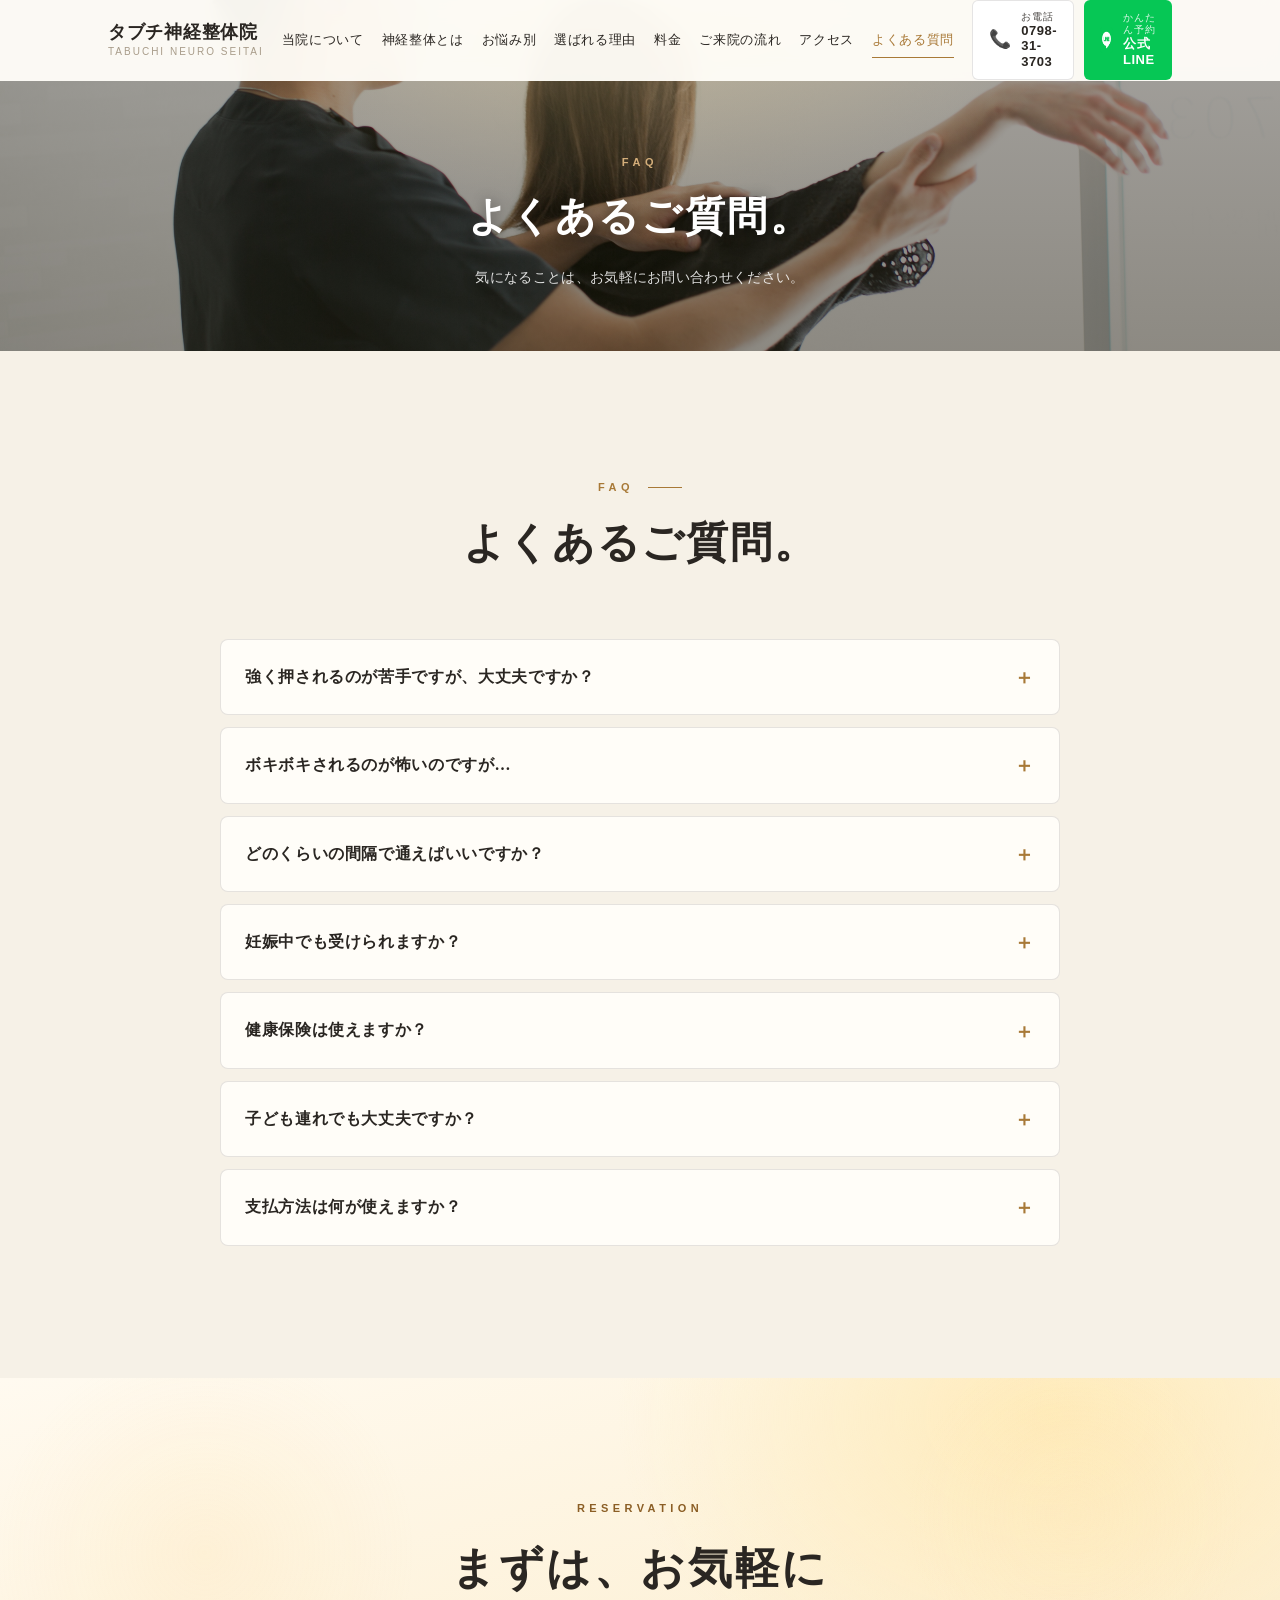
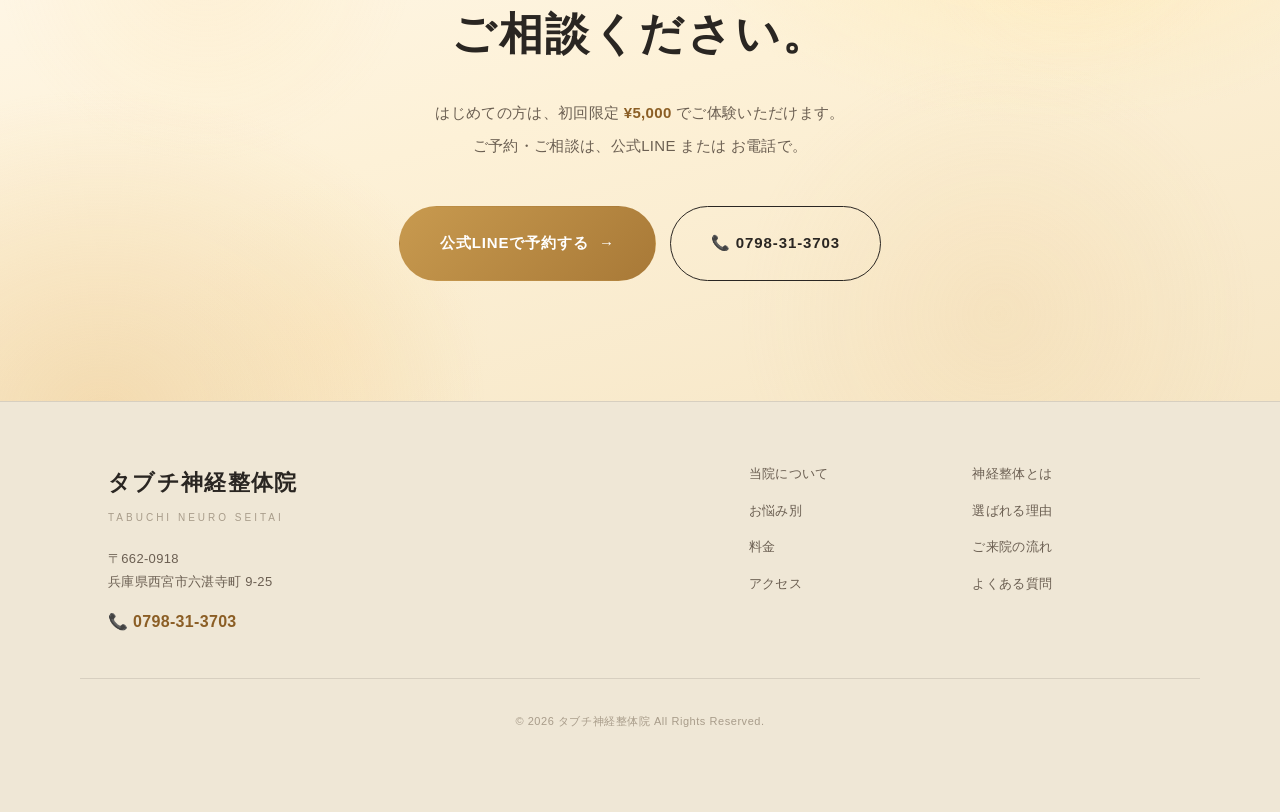
<file: faq.html>
<!DOCTYPE html>
<html lang="ja">
<head>
<meta charset="UTF-8">
<meta name="viewport" content="width=device-width, initial-scale=1.0">
<meta name="description" content="強い刺激が苦手・ボキボキが怖い・通う間隔・妊娠中・保険・子連れ・支払方法など、タブチ神経整体院へよくいただくご質問にお答えします。">
<title>よくあるご質問｜タブチ神経整体院</title>
<link rel="stylesheet" href="style.css">
</head>
<body>
<!-- ========== HEADER ========== -->
<header class="site-header" id="siteHeader">
  <div class="container header-inner">
    <a href="index.html" class="logo">
      <span class="logo-text">
        <span class="logo-name">タブチ神経整体院</span>
        <span class="logo-sub">TABUCHI NEURO SEITAI</span>
      </span>
    </a>
    <nav class="nav" id="siteNav" aria-label="メインナビ">
      <a href="about.html">当院について</a>
      <a href="method.html">神経整体とは</a>
      <a href="nayami.html">お悩み別</a>
      <a href="reasons.html">選ばれる理由</a>
      <a href="price.html">料金</a>
      <a href="flow.html">ご来院の流れ</a>
      <a href="access.html">アクセス</a>
      <a href="faq.html" aria-current="page">よくある質問</a>
    </nav>
    <button class="nav-toggle" id="navToggle" aria-label="メニューを開く" aria-expanded="false" aria-controls="siteNav">
      <span></span><span></span><span></span>
    </button>
    <div class="header-cta">
      <a href="tel:0798-31-3703" class="hcta hcta-tel" aria-label="電話する">
        <span class="hcta-icon">📞</span>
        <span class="hcta-text"><span class="hcta-label">お電話</span><span class="hcta-num">0798-31-3703</span></span>
      </a>
      <a href="https://lin.ee/Or1Urb0" class="hcta hcta-line" target="_blank" rel="noopener">
        <span class="hcta-icon"><img src="images/line-logo.png" alt="LINE" class="line-ico"></span>
        <span class="hcta-text"><span class="hcta-label">かんたん予約</span><span class="hcta-num">公式LINE</span></span>
      </a>
    </div>
  </div>
</header>

<main id="top">

  <section class="page-hero">
    <div class="page-hero-media" aria-hidden="true"></div>
    <div class="container">
      <p class="ph-en reveal">FAQ</p>
      <h1 class="reveal">よくあるご質問。</h1>
      <p class="ph-lead reveal">気になることは、お気軽にお問い合わせください。</p>
    </div>
  </section>

  <!-- FAQ -->
  <section class="faq" id="faq">
    <div class="container">
      <header class="section-head center reveal">
        <p class="sec-en">FAQ</p>
        <h2 class="sec-title">よくあるご質問。</h2>
      </header>
      <div class="faq-list">
        <details class="faq-item reveal"><summary>強く押されるのが苦手ですが、大丈夫ですか？</summary><p>はい、ご安心ください。当院の神経整体は、ソフトなタッチでおこないます。強い圧は一切加えませんので、痛みに敏感な方こそ向いている施術です。</p></details>
        <details class="faq-item reveal"><summary>ボキボキされるのが怖いのですが…</summary><p>関節を鳴らすような矯正は一切いたしません。お子さま・ご高齢の方でも、安心して受けていただけます。</p></details>
        <details class="faq-item reveal"><summary>どのくらいの間隔で通えばいいですか？</summary><p>お身体の状態によって、最適な間隔は異なります。初回のカウンセリング時に、お一人ずつご案内いたします。</p></details>
        <details class="faq-item reveal"><summary>妊娠中でも受けられますか？</summary><p>お身体の状況により対応が異なります。ご予約前に、LINE またはお電話で一度ご相談ください。</p></details>
        <details class="faq-item reveal"><summary>健康保険は使えますか？</summary><p>当院は自由施術となりますため、健康保険はご利用いただけません。あらかじめご了承ください。</p></details>
        <details class="faq-item reveal"><summary>子ども連れでも大丈夫ですか？</summary><p>事前にお知らせいただけましたら、できる限り対応いたします。ご予約時にご相談ください。</p></details>
        <details class="faq-item reveal"><summary>支払方法は何が使えますか？</summary><p>現金・クレジットカード・PayPay がご利用いただけます。</p></details>
      </div>
    </div>
  </section>

  <!-- CTA -->
  <section class="cta" id="contact">
    <div class="cta-media" aria-hidden="true"></div>
    <div class="container cta-inner">
      <p class="cta-en reveal">RESERVATION</p>
      <h2 class="cta-title reveal">まずは、お気軽に<br>ご相談ください。</h2>
      <p class="cta-lead reveal">はじめての方は、初回限定 <strong>¥5,000</strong> でご体験いただけます。<br>ご予約・ご相談は、公式LINE または お電話で。</p>
      <div class="cta-btns reveal">
        <a href="https://lin.ee/Or1Urb0" class="btn btn-gold btn-lg" target="_blank" rel="noopener">公式LINEで予約する <span class="arrow" aria-hidden="true">→</span></a>
        <a href="tel:0798-31-3703" class="btn btn-ghost-light btn-lg">📞 0798-31-3703</a>
      </div>
    </div>
  </section>
</main>

<!-- ========== FOOTER ========== -->
<footer class="site-footer">
  <div class="container footer-inner">
    <div class="footer-brand">
      <p class="footer-name">タブチ神経整体院</p>
      <p class="footer-sub">TABUCHI NEURO SEITAI</p>
      <p class="footer-addr">〒662-0918<br>兵庫県西宮市六湛寺町 9-25</p>
      <p class="footer-tel"><a href="tel:0798-31-3703">📞 0798-31-3703</a></p>
    </div>
    <nav class="footer-nav" aria-label="フッターナビ">
      <a href="about.html">当院について</a>
      <a href="method.html">神経整体とは</a>
      <a href="nayami.html">お悩み別</a>
      <a href="reasons.html">選ばれる理由</a>
      <a href="price.html">料金</a>
      <a href="flow.html">ご来院の流れ</a>
      <a href="access.html">アクセス</a>
      <a href="faq.html">よくある質問</a>
    </nav>
  </div>
  <p class="footer-copy">© 2026 タブチ神経整体院 All Rights Reserved.</p>
</footer>

<!-- ========== FIXED MOBILE CTA BAR ========== -->
<div class="mobile-cta" aria-label="お問い合わせ">
  <a href="tel:0798-31-3703" class="mcta mcta-tel">
    <span class="mcta-icon">📞</span>
    <span>お電話</span>
  </a>
  <a href="https://lin.ee/Or1Urb0" class="mcta mcta-line" target="_blank" rel="noopener">
    <span class="mcta-icon"><img src="images/line-logo.png" alt="LINE" class="line-ico"></span>
    <span>LINE予約</span>
  </a>
</div>

<script src="script.js"></script>
</body>
</html>
</file>
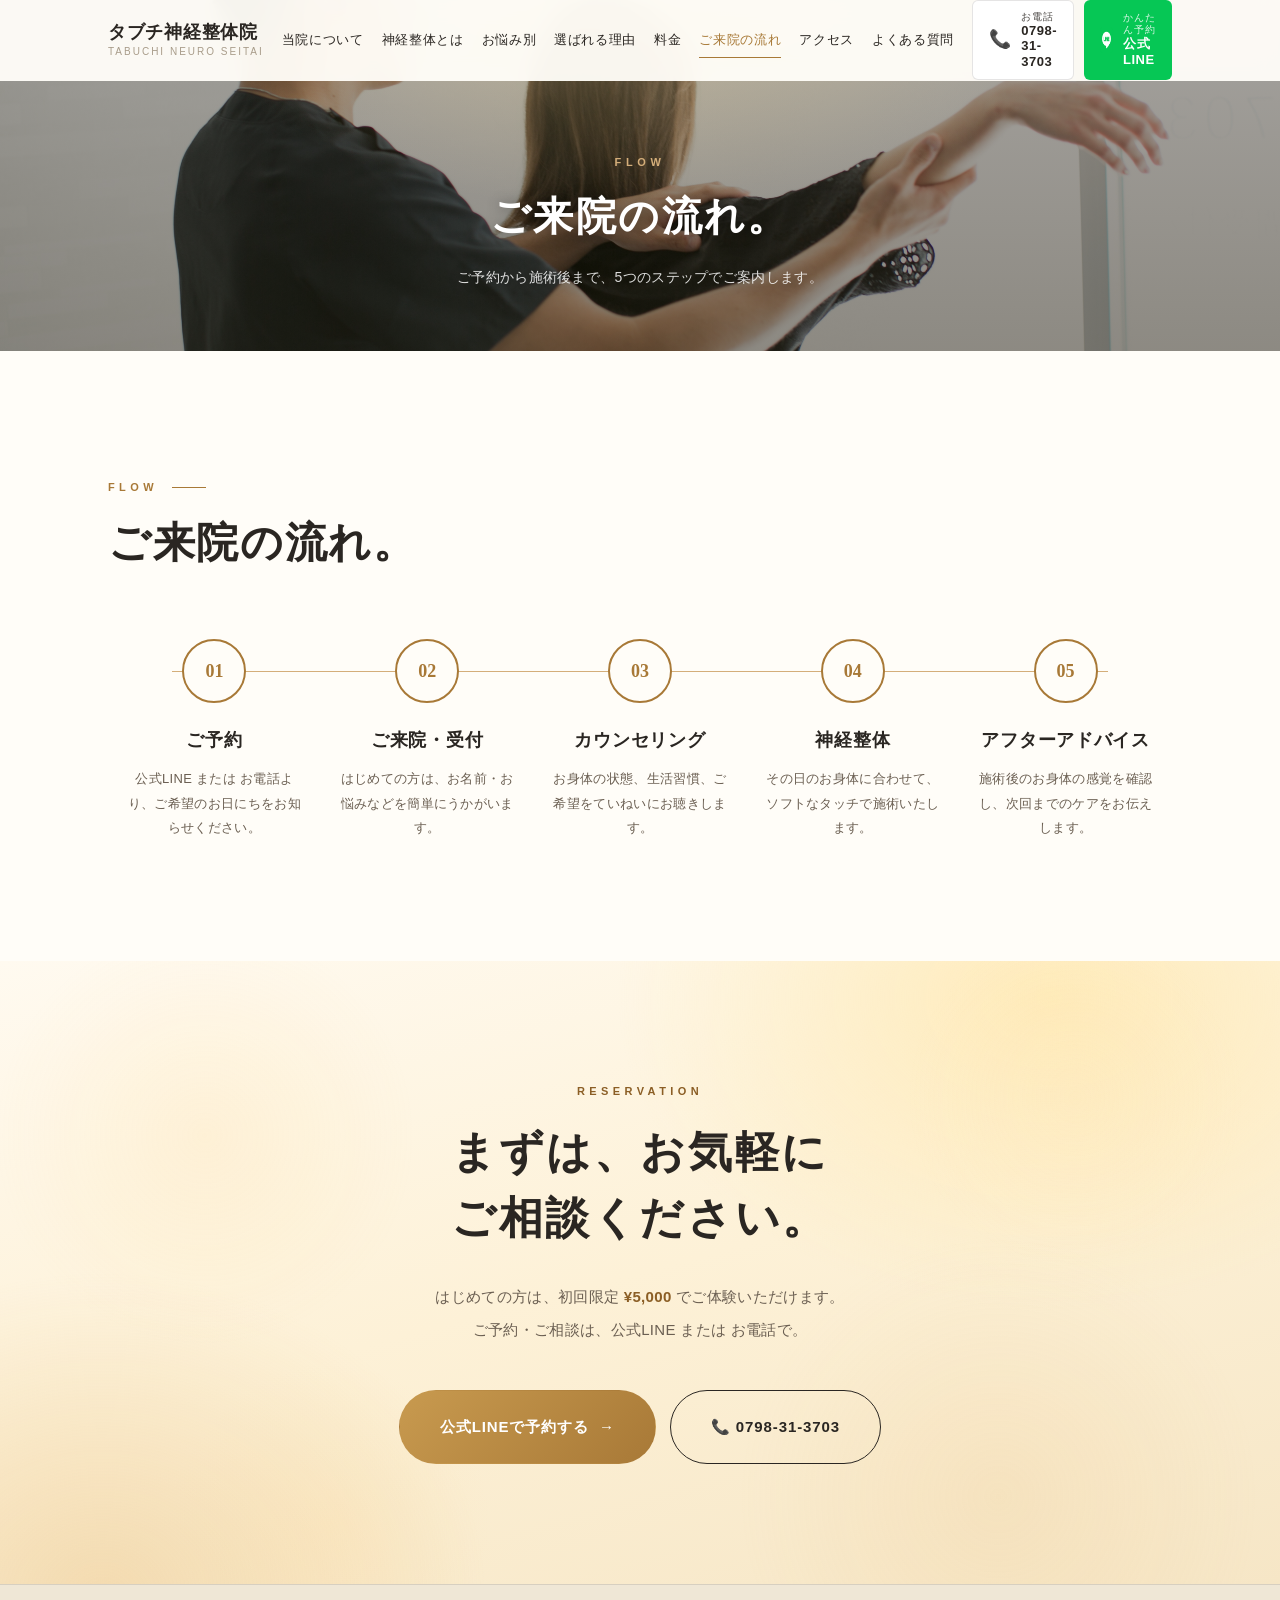
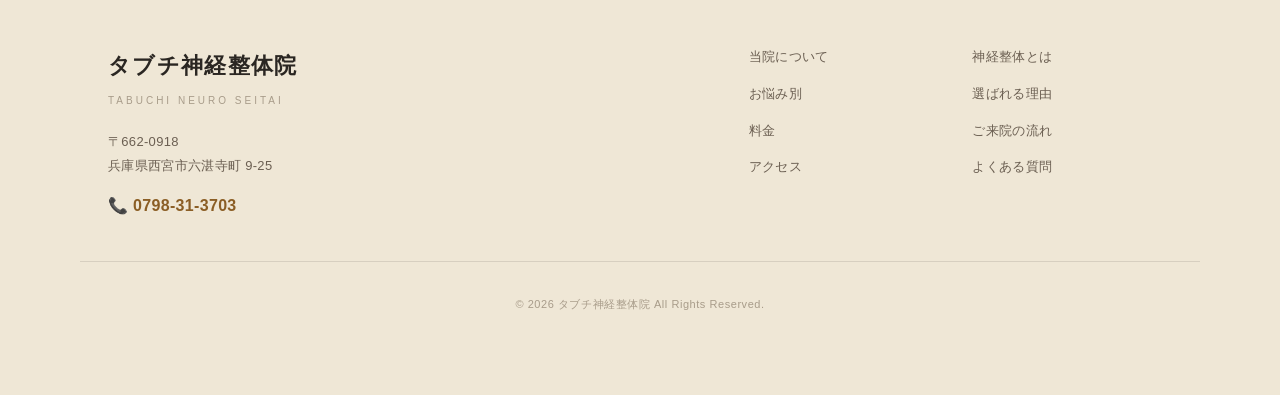
<file: flow.html>
<!DOCTYPE html>
<html lang="ja">
<head>
<meta charset="UTF-8">
<meta name="viewport" content="width=device-width, initial-scale=1.0">
<meta name="description" content="ご予約からアフターアドバイスまで、タブチ神経整体院のご来院の流れを5ステップでご案内します。">
<title>ご来院の流れ｜タブチ神経整体院</title>
<link rel="stylesheet" href="style.css">
</head>
<body>
<!-- ========== HEADER ========== -->
<header class="site-header" id="siteHeader">
  <div class="container header-inner">
    <a href="index.html" class="logo">
      <span class="logo-text">
        <span class="logo-name">タブチ神経整体院</span>
        <span class="logo-sub">TABUCHI NEURO SEITAI</span>
      </span>
    </a>
    <nav class="nav" id="siteNav" aria-label="メインナビ">
      <a href="about.html">当院について</a>
      <a href="method.html">神経整体とは</a>
      <a href="nayami.html">お悩み別</a>
      <a href="reasons.html">選ばれる理由</a>
      <a href="price.html">料金</a>
      <a href="flow.html" aria-current="page">ご来院の流れ</a>
      <a href="access.html">アクセス</a>
      <a href="faq.html">よくある質問</a>
    </nav>
    <button class="nav-toggle" id="navToggle" aria-label="メニューを開く" aria-expanded="false" aria-controls="siteNav">
      <span></span><span></span><span></span>
    </button>
    <div class="header-cta">
      <a href="tel:0798-31-3703" class="hcta hcta-tel" aria-label="電話する">
        <span class="hcta-icon">📞</span>
        <span class="hcta-text"><span class="hcta-label">お電話</span><span class="hcta-num">0798-31-3703</span></span>
      </a>
      <a href="https://lin.ee/Or1Urb0" class="hcta hcta-line" target="_blank" rel="noopener">
        <span class="hcta-icon"><img src="images/line-logo.png" alt="LINE" class="line-ico"></span>
        <span class="hcta-text"><span class="hcta-label">かんたん予約</span><span class="hcta-num">公式LINE</span></span>
      </a>
    </div>
  </div>
</header>

<main id="top">

  <section class="page-hero">
    <div class="page-hero-media" aria-hidden="true"></div>
    <div class="container">
      <p class="ph-en reveal">FLOW</p>
      <h1 class="reveal">ご来院の流れ。</h1>
      <p class="ph-lead reveal">ご予約から施術後まで、5つのステップでご案内します。</p>
    </div>
  </section>

  <!-- FLOW -->
  <section class="flow" id="flow">
    <div class="container">
      <header class="section-head reveal">
        <p class="sec-en">FLOW</p>
        <h2 class="sec-title">ご来院の流れ。</h2>
      </header>
      <ol class="flow-list">
        <li class="reveal"><span class="f-num">01</span><h3>ご予約</h3><p>公式LINE または お電話より、ご希望のお日にちをお知らせください。</p></li>
        <li class="reveal"><span class="f-num">02</span><h3>ご来院・受付</h3><p>はじめての方は、お名前・お悩みなどを簡単にうかがいます。</p></li>
        <li class="reveal"><span class="f-num">03</span><h3>カウンセリング</h3><p>お身体の状態、生活習慣、ご希望をていねいにお聴きします。</p></li>
        <li class="reveal"><span class="f-num">04</span><h3>神経整体</h3><p>その日のお身体に合わせて、ソフトなタッチで施術いたします。</p></li>
        <li class="reveal"><span class="f-num">05</span><h3>アフターアドバイス</h3><p>施術後のお身体の感覚を確認し、次回までのケアをお伝えします。</p></li>
      </ol>
    </div>
  </section>

  <!-- CTA -->
  <section class="cta" id="contact">
    <div class="cta-media" aria-hidden="true"></div>
    <div class="container cta-inner">
      <p class="cta-en reveal">RESERVATION</p>
      <h2 class="cta-title reveal">まずは、お気軽に<br>ご相談ください。</h2>
      <p class="cta-lead reveal">はじめての方は、初回限定 <strong>¥5,000</strong> でご体験いただけます。<br>ご予約・ご相談は、公式LINE または お電話で。</p>
      <div class="cta-btns reveal">
        <a href="https://lin.ee/Or1Urb0" class="btn btn-gold btn-lg" target="_blank" rel="noopener">公式LINEで予約する <span class="arrow" aria-hidden="true">→</span></a>
        <a href="tel:0798-31-3703" class="btn btn-ghost-light btn-lg">📞 0798-31-3703</a>
      </div>
    </div>
  </section>
</main>

<!-- ========== FOOTER ========== -->
<footer class="site-footer">
  <div class="container footer-inner">
    <div class="footer-brand">
      <p class="footer-name">タブチ神経整体院</p>
      <p class="footer-sub">TABUCHI NEURO SEITAI</p>
      <p class="footer-addr">〒662-0918<br>兵庫県西宮市六湛寺町 9-25</p>
      <p class="footer-tel"><a href="tel:0798-31-3703">📞 0798-31-3703</a></p>
    </div>
    <nav class="footer-nav" aria-label="フッターナビ">
      <a href="about.html">当院について</a>
      <a href="method.html">神経整体とは</a>
      <a href="nayami.html">お悩み別</a>
      <a href="reasons.html">選ばれる理由</a>
      <a href="price.html">料金</a>
      <a href="flow.html">ご来院の流れ</a>
      <a href="access.html">アクセス</a>
      <a href="faq.html">よくある質問</a>
    </nav>
  </div>
  <p class="footer-copy">© 2026 タブチ神経整体院 All Rights Reserved.</p>
</footer>

<!-- ========== FIXED MOBILE CTA BAR ========== -->
<div class="mobile-cta" aria-label="お問い合わせ">
  <a href="tel:0798-31-3703" class="mcta mcta-tel">
    <span class="mcta-icon">📞</span>
    <span>お電話</span>
  </a>
  <a href="https://lin.ee/Or1Urb0" class="mcta mcta-line" target="_blank" rel="noopener">
    <span class="mcta-icon"><img src="images/line-logo.png" alt="LINE" class="line-ico"></span>
    <span>LINE予約</span>
  </a>
</div>

<script src="script.js"></script>
</body>
</html>
</file>
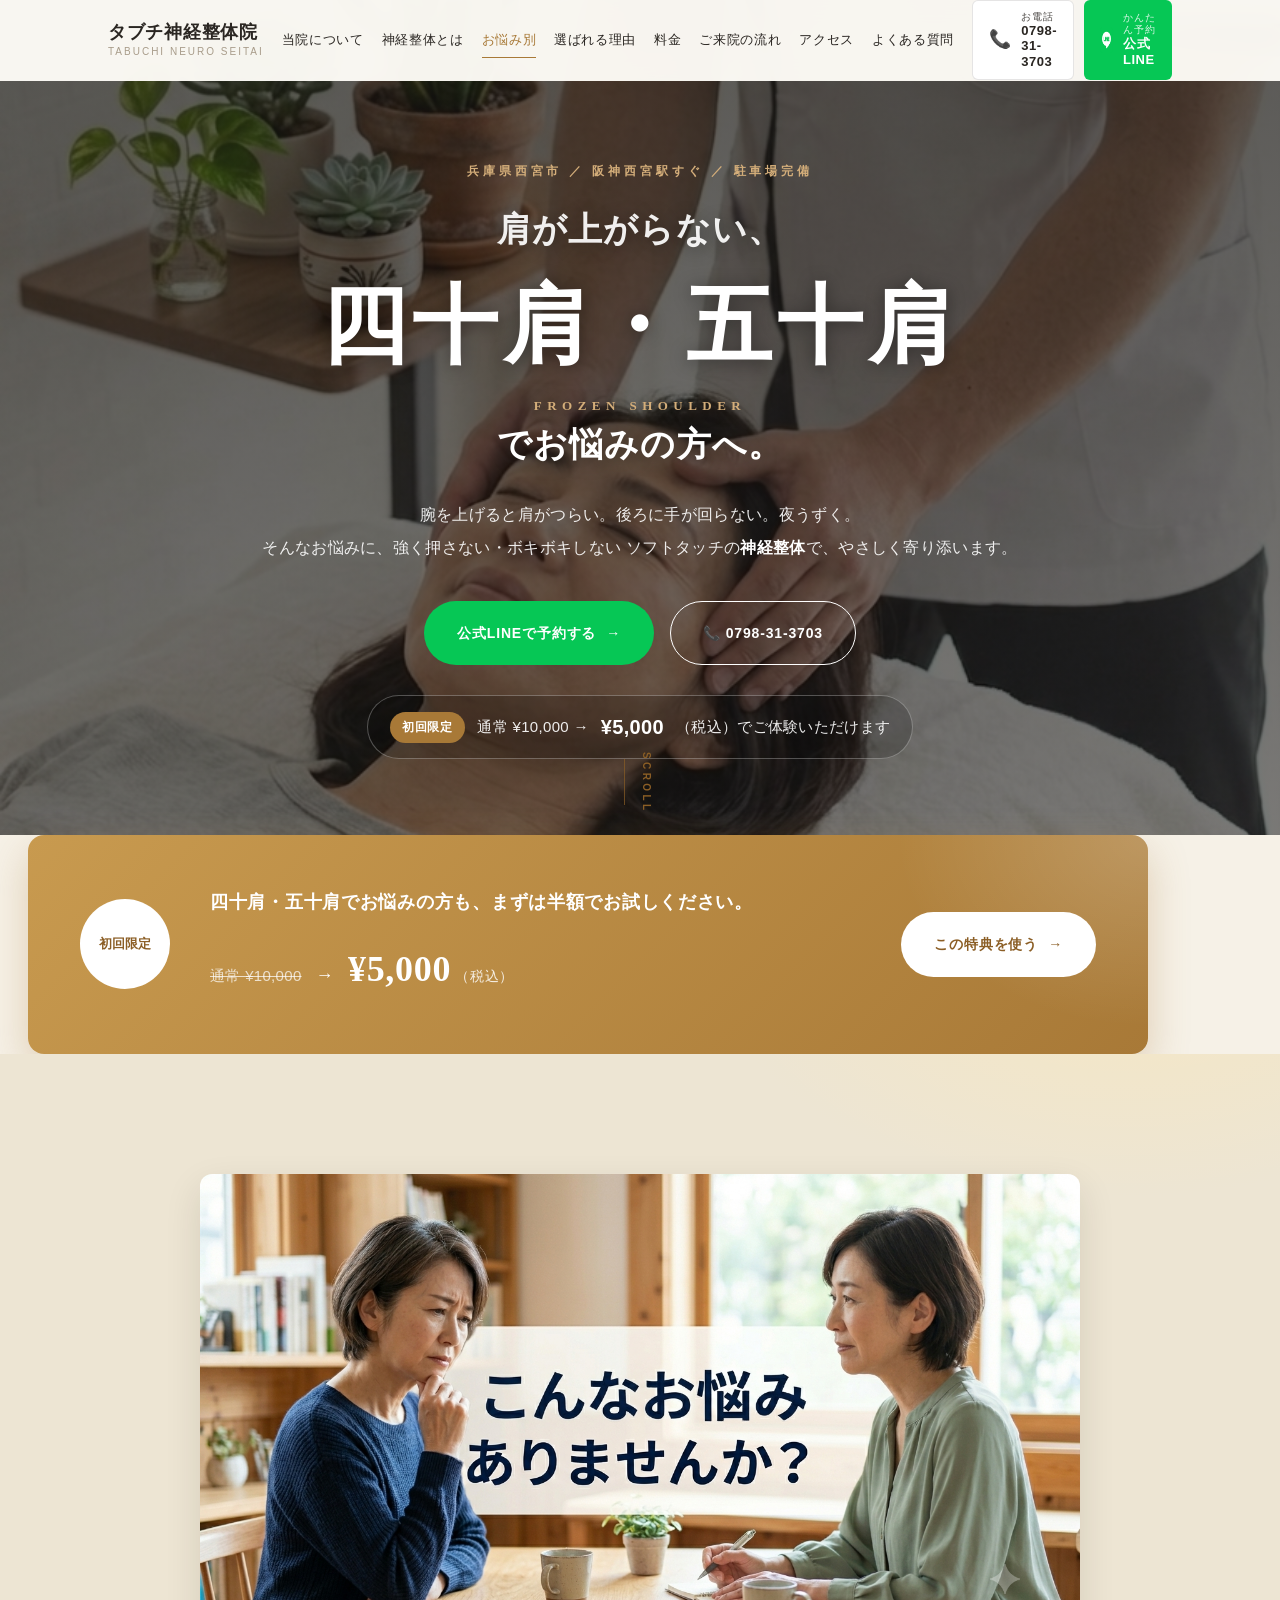
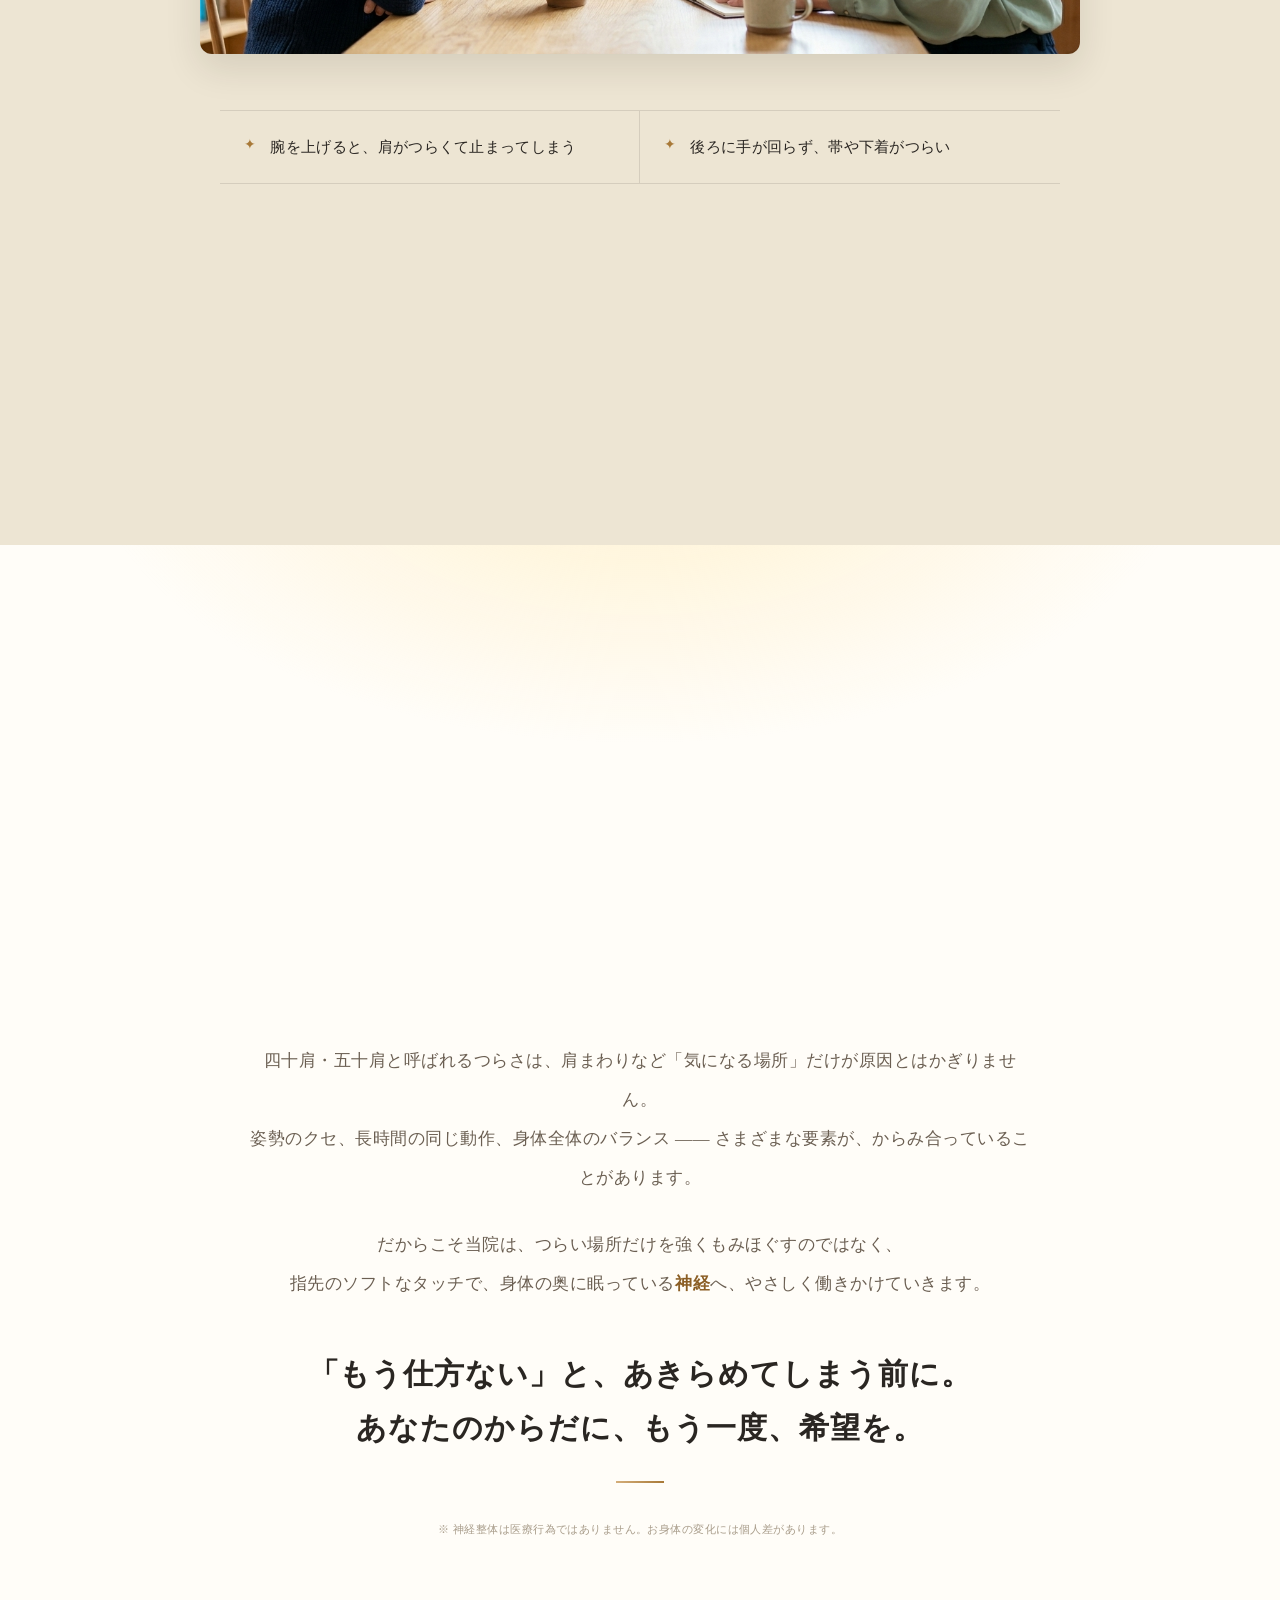
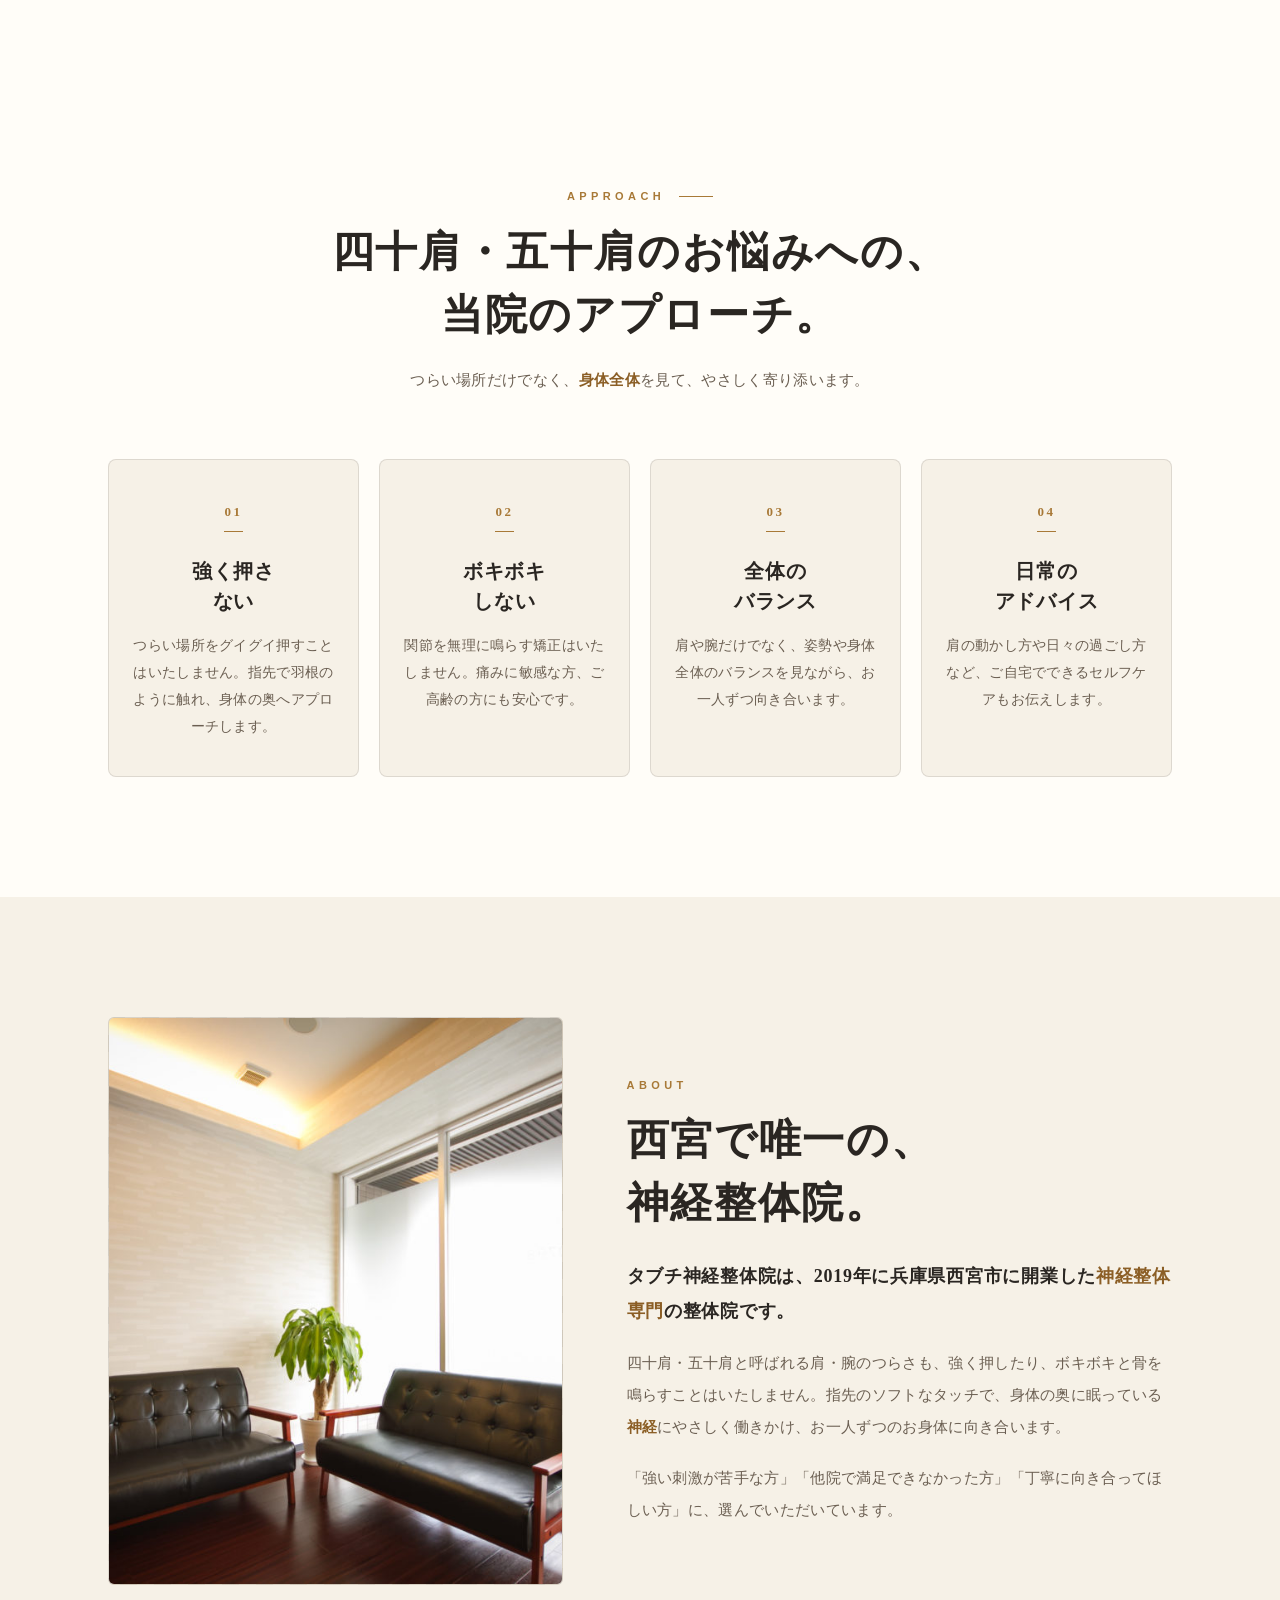
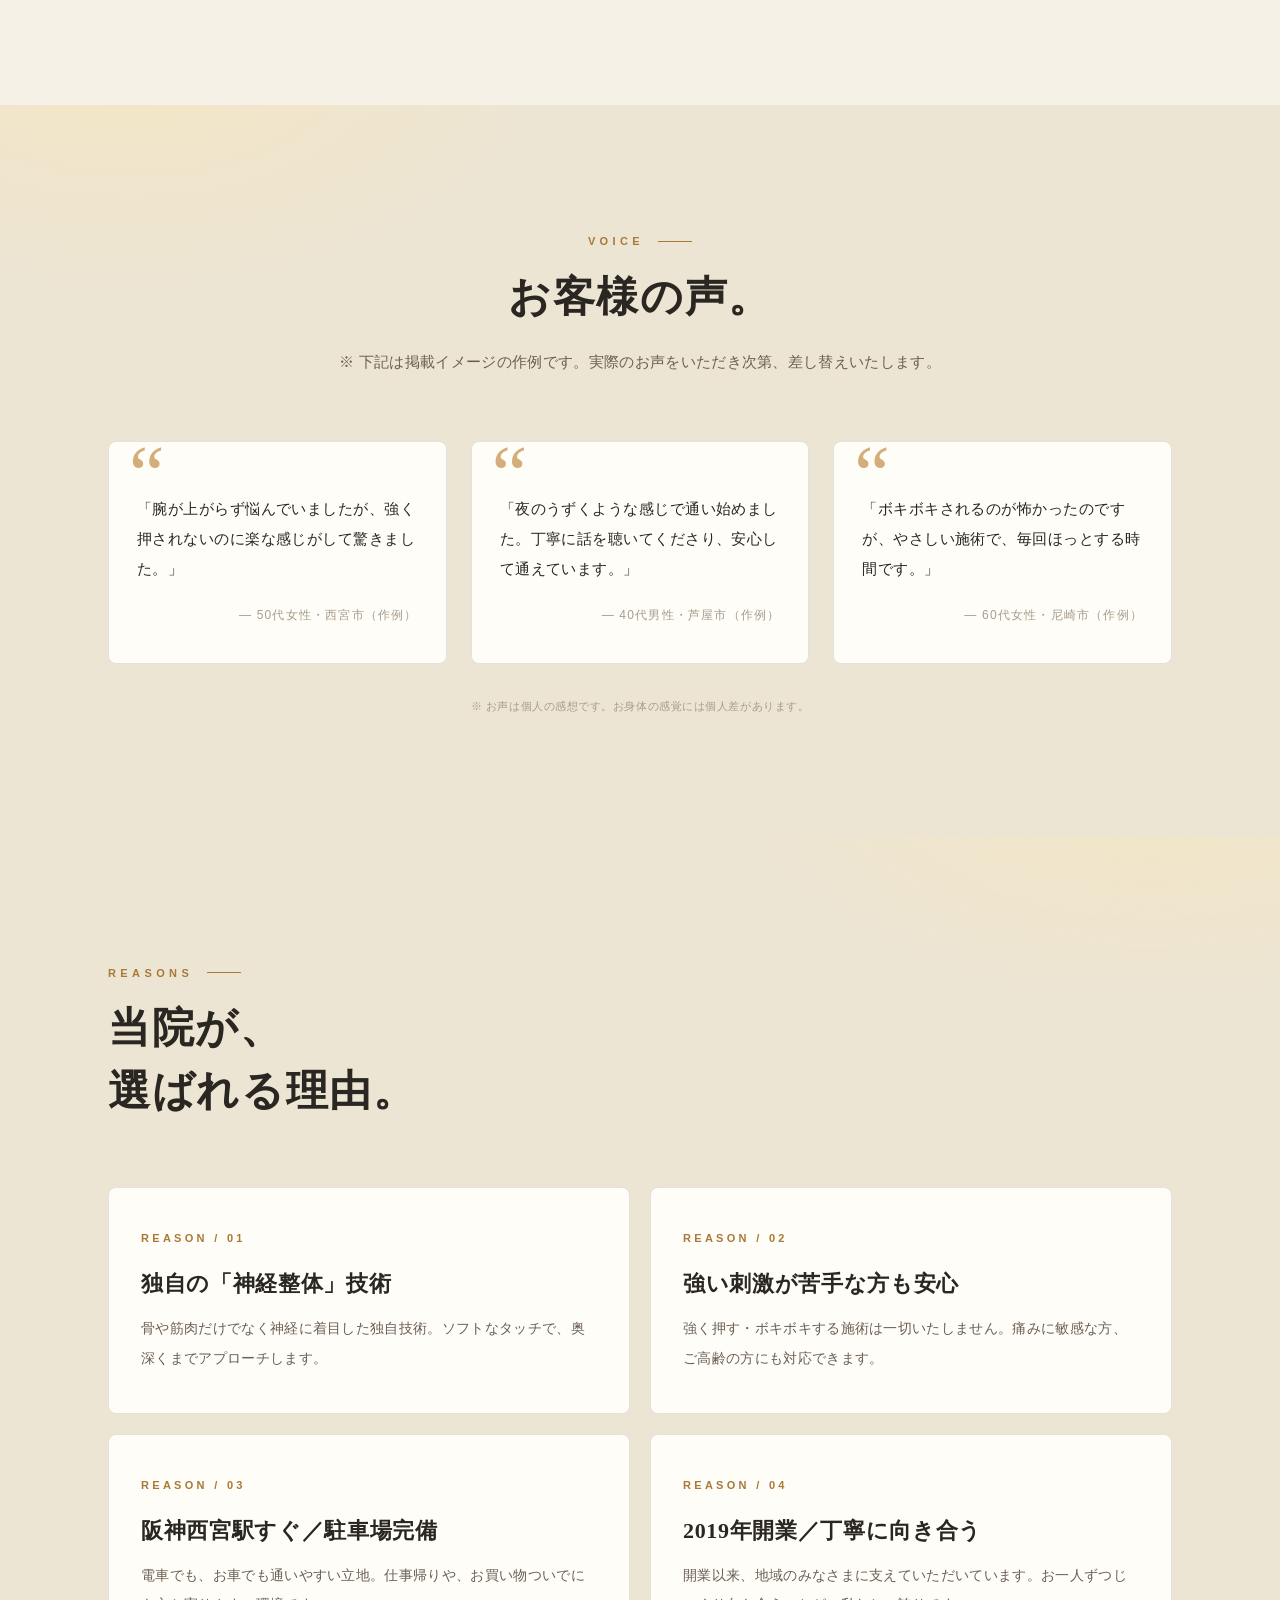
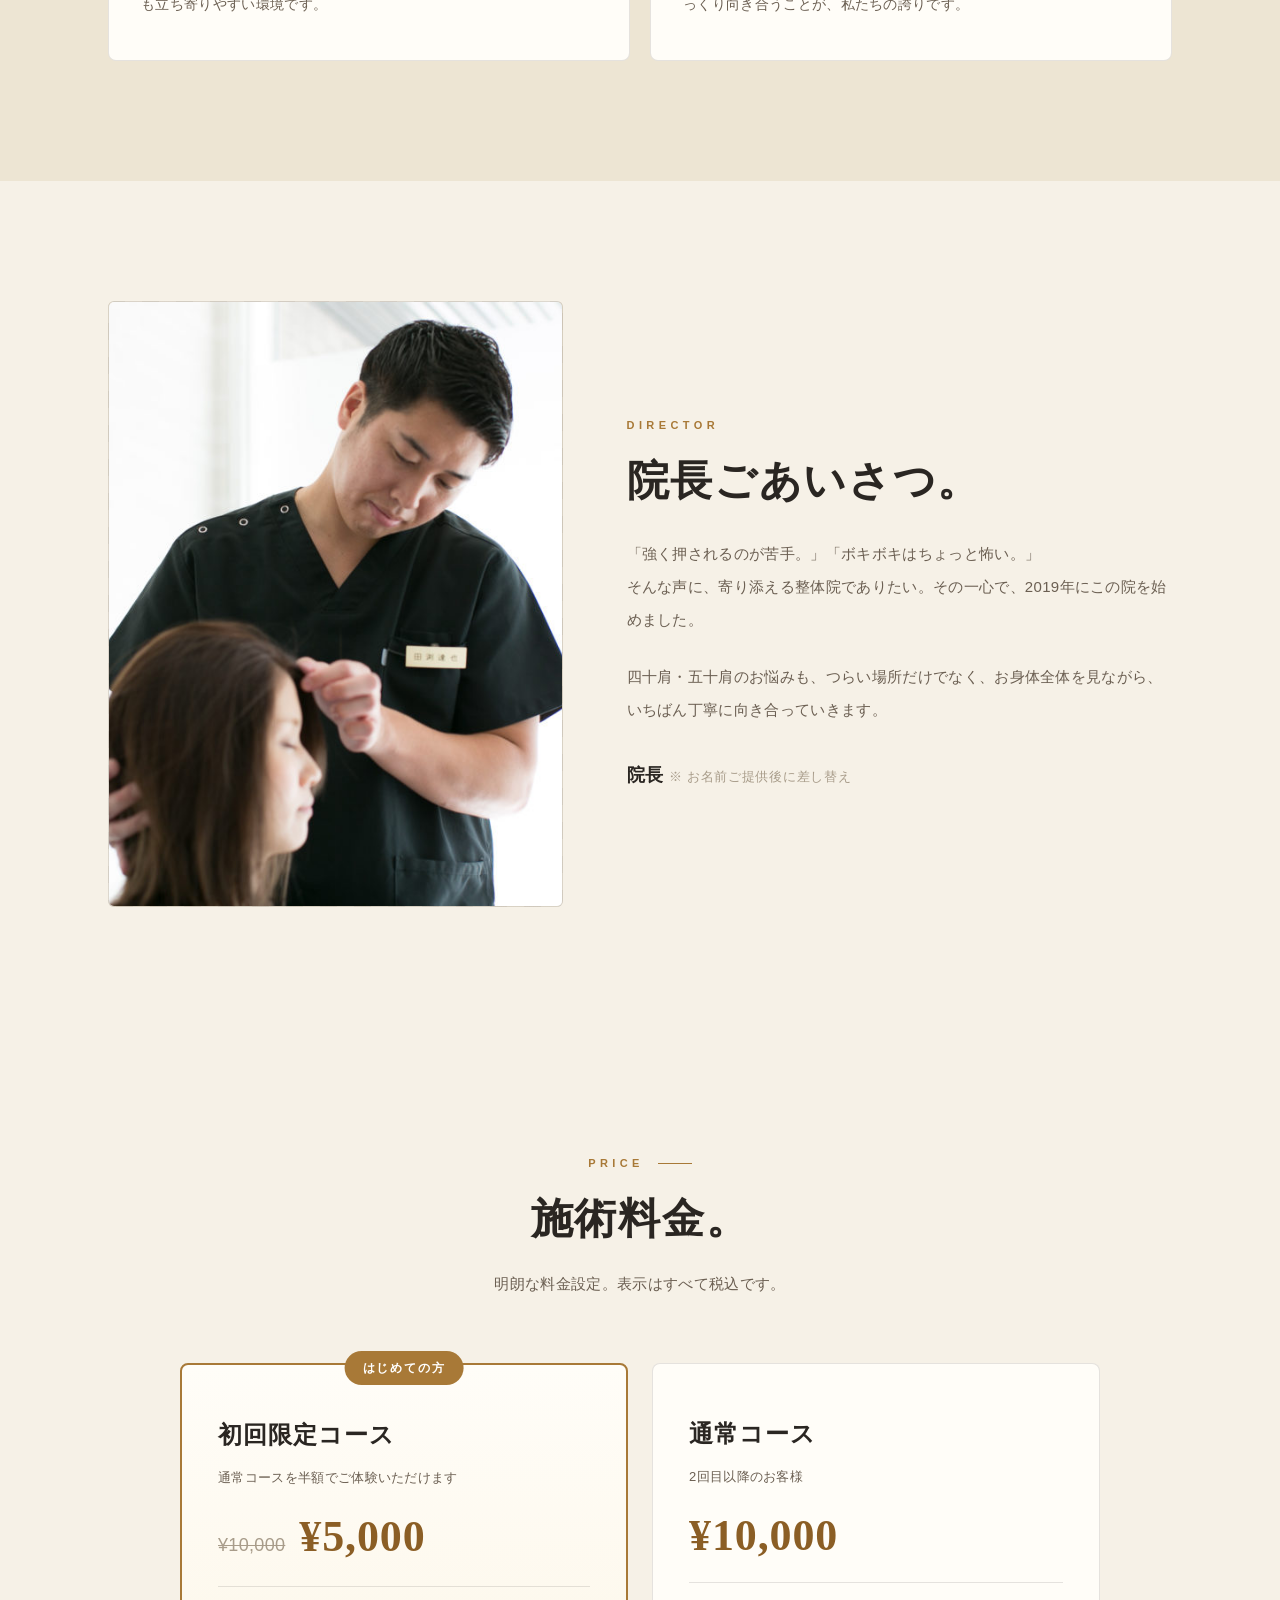
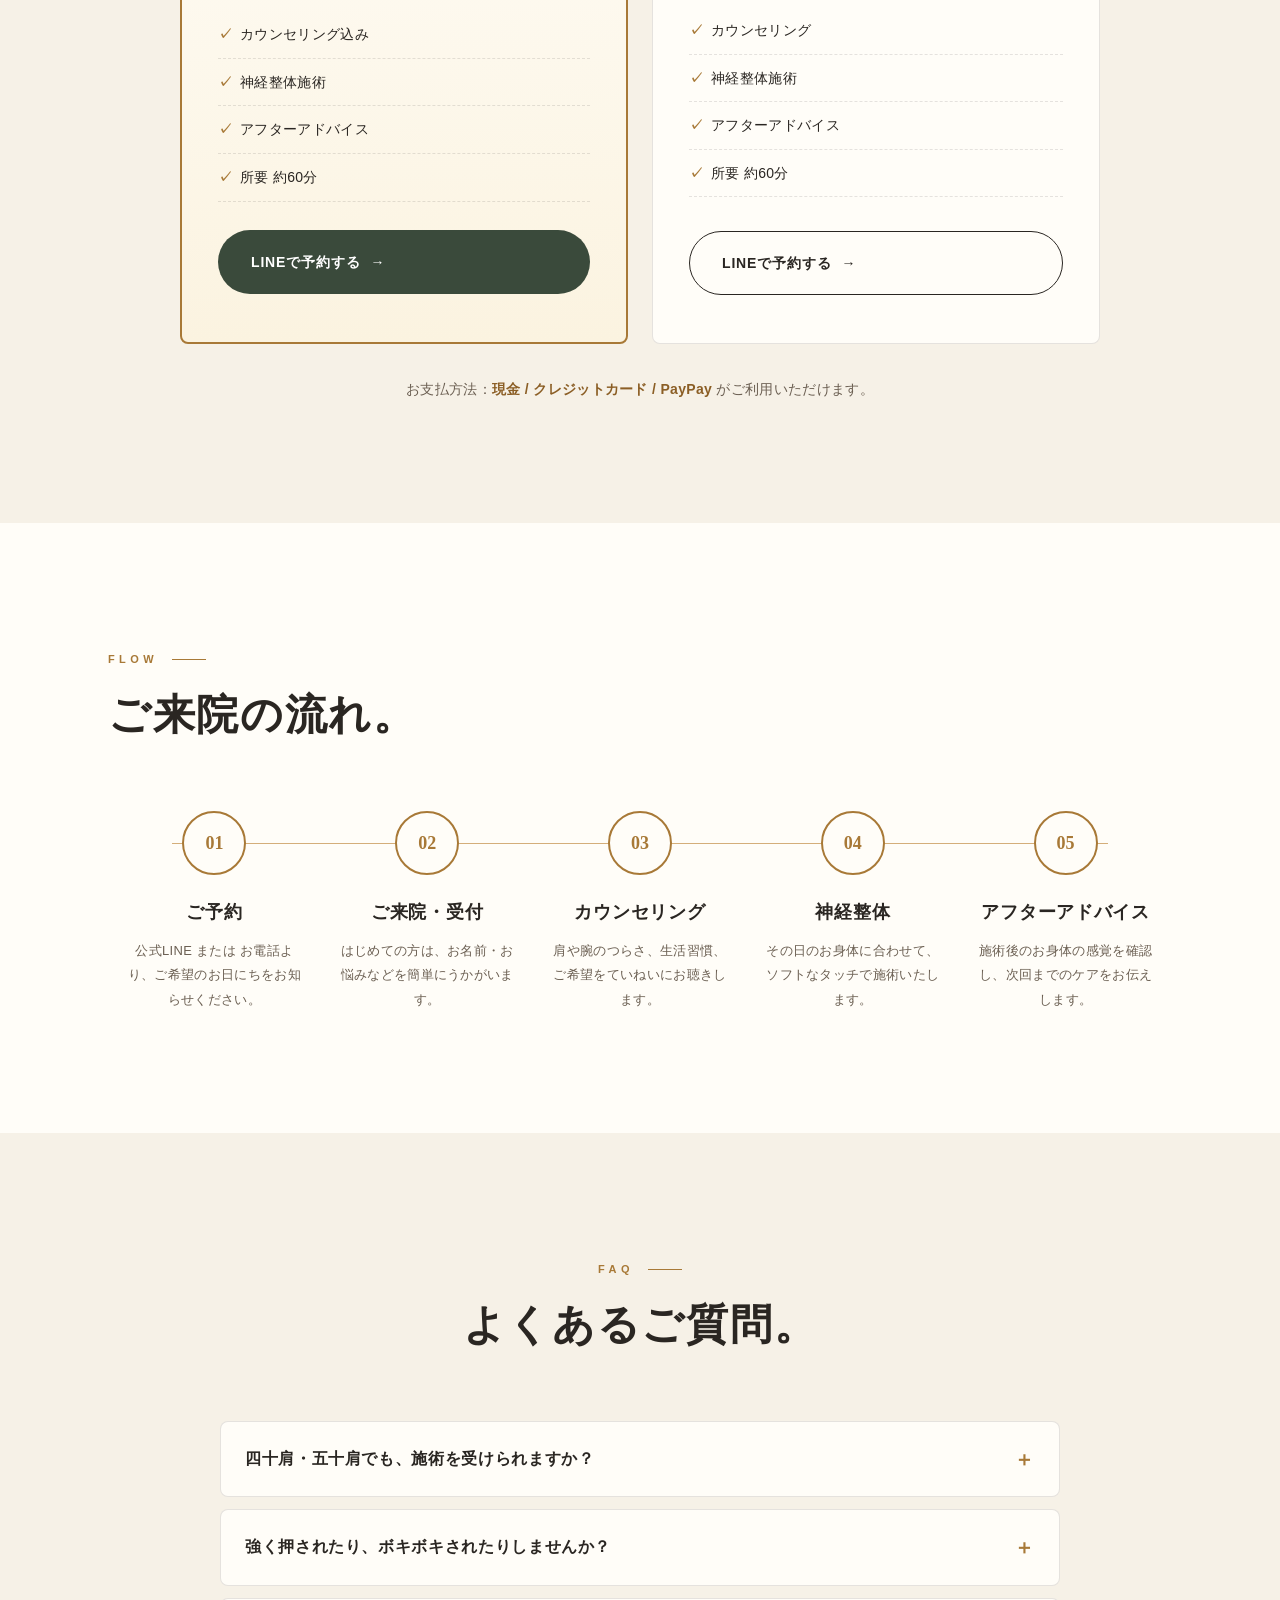
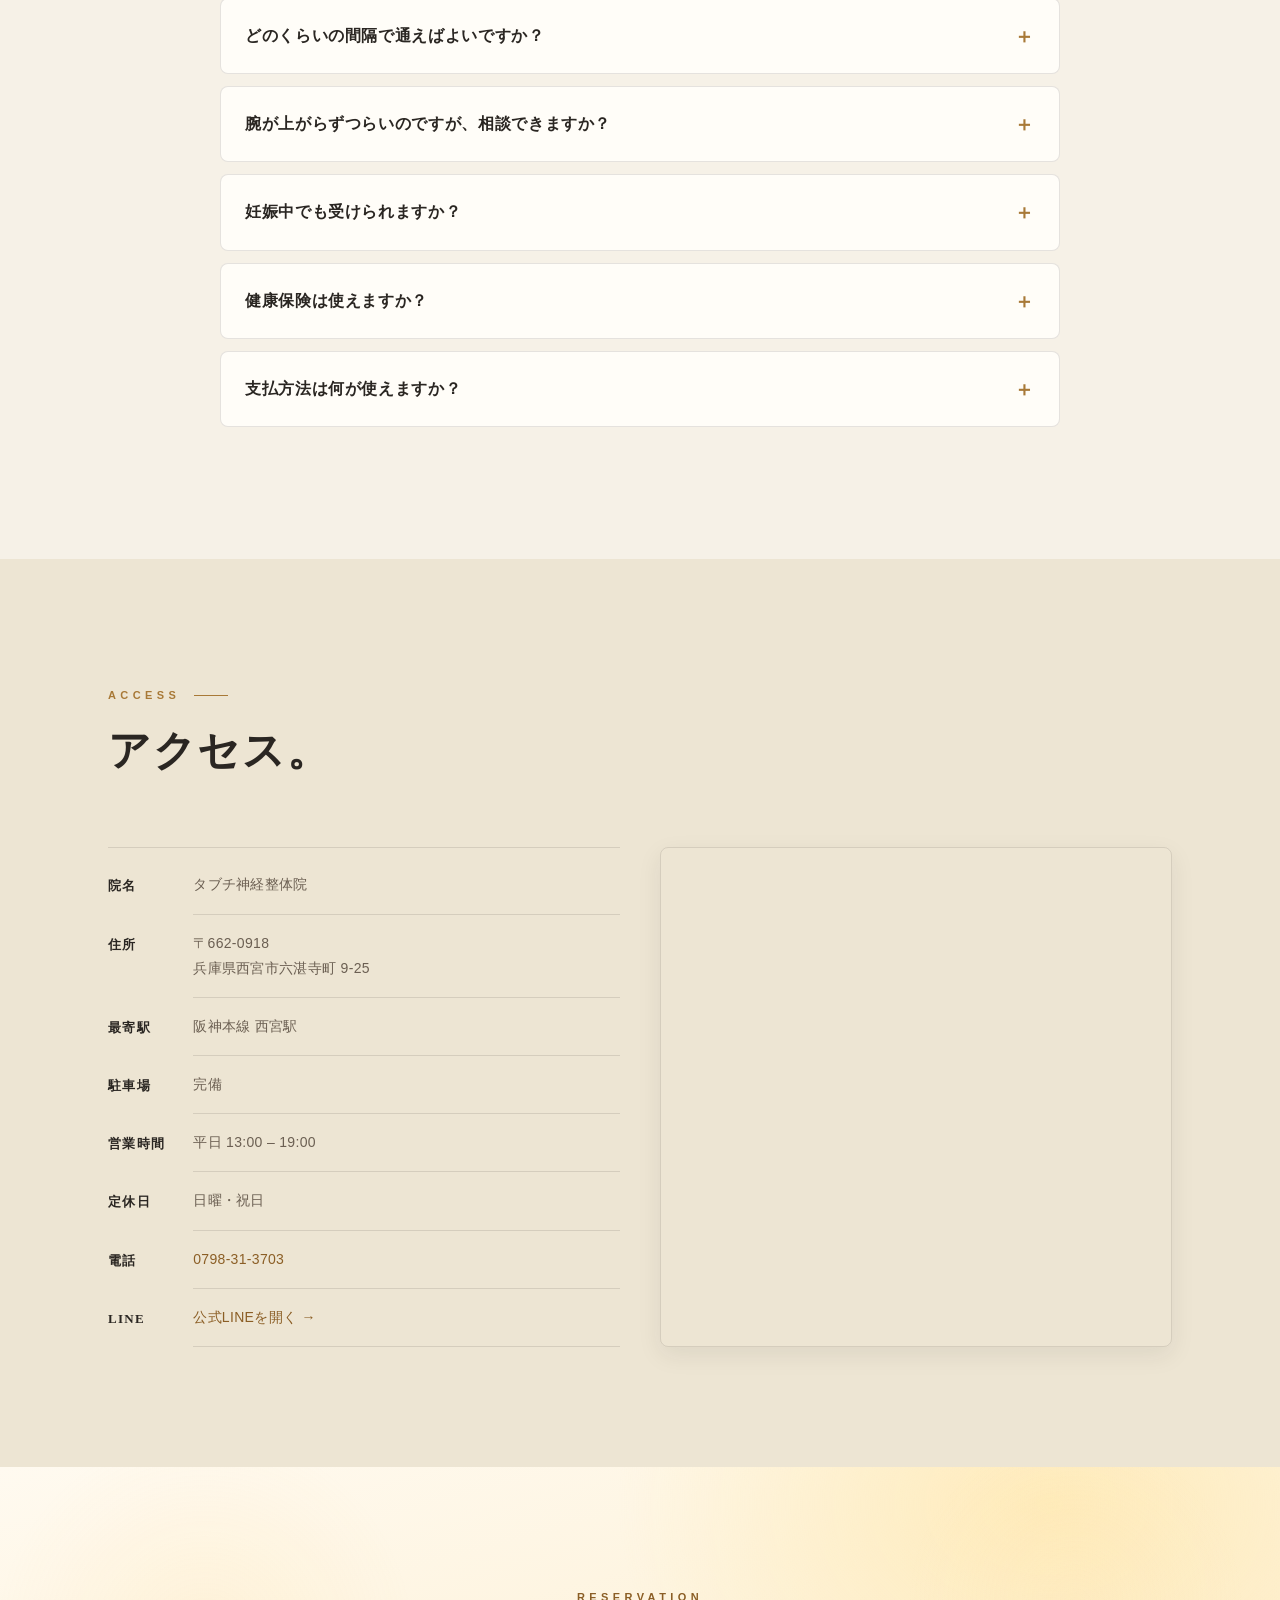
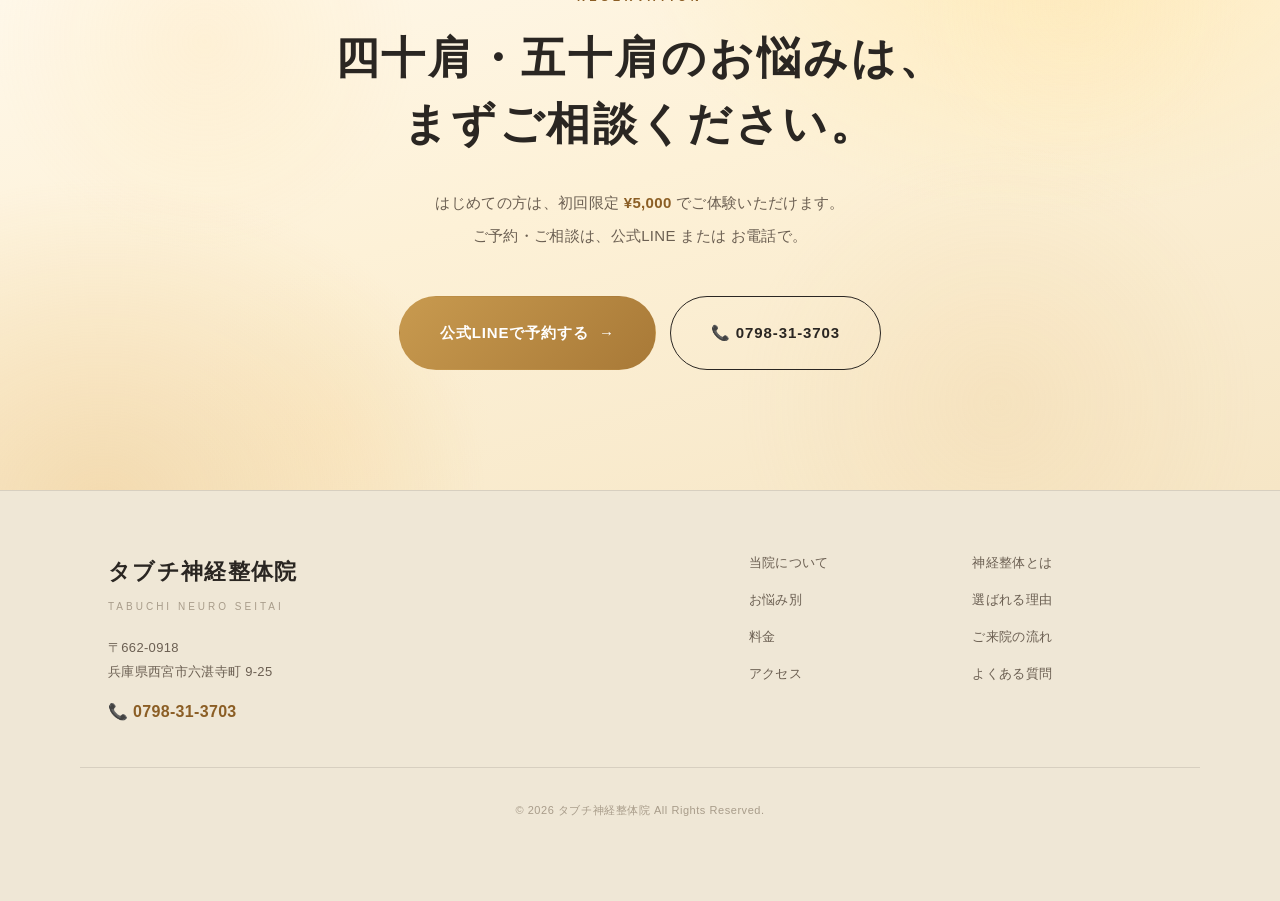
<file: frozen-shoulder.html>
<!DOCTYPE html>
<html lang="ja">
<head>
<meta charset="UTF-8">
<meta name="viewport" content="width=device-width, initial-scale=1.0">
<meta name="description" content="四十肩・五十肩でお悩みの方へ。肩が上がらない・腕が回らないつらさと向き合う、西宮市のソフトタッチ神経整体。強く押さない、ボキボキしない。初回限定5,000円。阪神西宮駅すぐ・駐車場完備。">
<title>四十肩・五十肩でお悩みの方へ｜タブチ神経整体院｜西宮市・阪神西宮駅すぐ</title>
<link rel="stylesheet" href="style.css">
</head>
<body>
<!-- ========== HEADER ========== -->
<header class="site-header" id="siteHeader">
  <div class="container header-inner">
    <a href="index.html" class="logo">
      <span class="logo-text">
        <span class="logo-name">タブチ神経整体院</span>
        <span class="logo-sub">TABUCHI NEURO SEITAI</span>
      </span>
    </a>
    <nav class="nav" id="siteNav" aria-label="メインナビ">
      <a href="about.html">当院について</a>
      <a href="method.html">神経整体とは</a>
      <a href="nayami.html" aria-current="page">お悩み別</a>
      <a href="reasons.html">選ばれる理由</a>
      <a href="price.html">料金</a>
      <a href="flow.html">ご来院の流れ</a>
      <a href="access.html">アクセス</a>
      <a href="faq.html">よくある質問</a>
    </nav>
    <button class="nav-toggle" id="navToggle" aria-label="メニューを開く" aria-expanded="false" aria-controls="siteNav">
      <span></span><span></span><span></span>
    </button>
    <div class="header-cta">
      <a href="tel:0798-31-3703" class="hcta hcta-tel" aria-label="電話する">
        <span class="hcta-icon">📞</span>
        <span class="hcta-text"><span class="hcta-label">お電話</span><span class="hcta-num">0798-31-3703</span></span>
      </a>
      <a href="https://lin.ee/Or1Urb0" class="hcta hcta-line" target="_blank" rel="noopener">
        <span class="hcta-icon"><img src="images/line-logo.png" alt="LINE" class="line-ico"></span>
        <span class="hcta-text"><span class="hcta-label">かんたん予約</span><span class="hcta-num">公式LINE</span></span>
      </a>
    </div>
  </div>
</header>

<main id="top">

  <!-- SYMPTOM HERO -->
  <section class="sym-hero">
    <div class="sym-hero-media" aria-hidden="true"></div>
    <div class="container sym-hero-inner">
      <p class="sym-hero-tag reveal">兵庫県西宮市 ／ 阪神西宮駅すぐ ／ 駐車場完備</p>
      <h1 class="sym-hero-title reveal">
        <span class="ja">肩が上がらない、</span>
        <span class="kw">四十肩・五十肩<span class="kw-sub">FROZEN SHOULDER</span></span>
        <span class="ja em">でお悩みの方へ。</span>
      </h1>
      <p class="sym-hero-lead reveal">
        腕を上げると肩がつらい。後ろに手が回らない。夜うずく。<br>
        そんなお悩みに、強く押さない・ボキボキしない<br class="sp-only">
        ソフトタッチの<strong>神経整体</strong>で、やさしく寄り添います。
      </p>
      <div class="sym-hero-cta reveal">
        <a href="https://lin.ee/Or1Urb0" class="btn btn-line" target="_blank" rel="noopener">公式LINEで予約する <span class="arrow" aria-hidden="true">→</span></a>
        <a href="tel:0798-31-3703" class="btn btn-ghost-light">📞 0798-31-3703</a>
      </div>
      <p class="sym-hero-offer reveal"><span class="sho-badge">初回限定</span> 通常 ¥10,000 → <strong>¥5,000</strong>（税込）でご体験いただけます</p>
    </div>
    <a href="#troubles" class="hero-scroll" aria-label="下へスクロール">SCROLL</a>
  </section>

  <!-- OFFER -->
  <section class="offer">
    <div class="container offer-inner reveal">
      <div class="offer-badge">初回限定</div>
      <div class="offer-body">
        <p class="offer-lead">四十肩・五十肩でお悩みの方も、まずは半額でお試しください。</p>
        <p class="offer-price">
          <span class="offer-was">通常 ¥10,000</span>
          <span class="offer-arrow">→</span>
          <span class="offer-now">¥5,000<span class="offer-now-tax">（税込）</span></span>
        </p>
      </div>
      <a href="https://lin.ee/Or1Urb0" class="btn btn-gold" target="_blank" rel="noopener">この特典を使う <span class="arrow" aria-hidden="true">→</span></a>
    </div>
  </section>

  <!-- TROUBLES -->
  <section class="troubles" id="troubles">
    <div class="container">
      <figure class="concern-figure reveal">
        <img src="images/concern-banner.png" alt="こんなお悩み、ありませんか？" loading="lazy" onerror="this.closest('.concern-figure').style.display='none'">
      </figure>
      <ul class="trouble-list">
        <li class="reveal"><span class="t-mark">✦</span>腕を上げると、肩がつらくて止まってしまう</li>
        <li class="reveal"><span class="t-mark">✦</span>後ろに手が回らず、帯や下着がつらい</li>
        <li class="reveal"><span class="t-mark">✦</span>服の着脱の動作が、つらく感じる</li>
        <li class="reveal"><span class="t-mark">✦</span>夜、肩のうずくような感じで目が覚める</li>
        <li class="reveal"><span class="t-mark">✦</span>髪を結ぶ・洗う動作がつらい</li>
        <li class="reveal"><span class="t-mark">✦</span>マッサージに行っても、すぐにぶり返してしまう</li>
      </ul>
      <p class="trouble-bridge reveal">
        ひとつでも当てはまる方は、<br class="sp-only">
        ぜひ一度、当院の<strong>神経整体</strong>を体感してください。
      </p>
    </div>
  </section>

  <!-- MESSAGE / 共感 -->
  <section class="message" id="message">
    <div class="container message-inner">
      <header class="section-head center reveal">
        <p class="sec-en">MESSAGE</p>
        <h2 class="sec-title">どこに行っても、<br>すっきりしなかった方へ。</h2>
      </header>
      <div class="message-body">
        <p class="reveal">病院、整骨院、マッサージ —— いろいろ試してきたけれど、<br class="sp-only">肩や腕のつらさが、なかなか抜けない。<br>そんな声を、当院では数多くうかがってきました。</p>
        <p class="reveal">四十肩・五十肩と呼ばれるつらさは、肩まわりなど「気になる場所」だけが原因とはかぎりません。<br>姿勢のクセ、長時間の同じ動作、身体全体のバランス —— さまざまな要素が、からみ合っていることがあります。</p>
        <p class="reveal">だからこそ当院は、つらい場所だけを強くもみほぐすのではなく、<br>指先のソフトなタッチで、身体の奥に眠っている<strong>神経</strong>へ、やさしく働きかけていきます。</p>
        <p class="message-hope reveal">「もう仕方ない」と、あきらめてしまう前に。<br>あなたのからだに、もう一度、希望を。</p>
      </div>
      <p class="message-note reveal">※ 神経整体は医療行為ではありません。お身体の変化には個人差があります。</p>
    </div>
  </section>

  <!-- APPROACH -->
  <section class="method" id="approach">
    <div class="container">
      <header class="section-head center reveal">
        <p class="sec-en">APPROACH</p>
        <h2 class="sec-title">四十肩・五十肩のお悩みへの、<br>当院のアプローチ。</h2>
        <p class="sec-lead">つらい場所だけでなく、<strong>身体全体</strong>を見て、やさしく寄り添います。</p>
      </header>
      <div class="method-grid">
        <article class="method-card reveal"><span class="m-num">01</span><h3>強く押さ<br>ない</h3><p>つらい場所をグイグイ押すことはいたしません。指先で羽根のように触れ、身体の奥へアプローチします。</p></article>
        <article class="method-card reveal"><span class="m-num">02</span><h3>ボキボキ<br>しない</h3><p>関節を無理に鳴らす矯正はいたしません。痛みに敏感な方、ご高齢の方にも安心です。</p></article>
        <article class="method-card reveal"><span class="m-num">03</span><h3>全体の<br>バランス</h3><p>肩や腕だけでなく、姿勢や身体全体のバランスを見ながら、お一人ずつ向き合います。</p></article>
        <article class="method-card reveal"><span class="m-num">04</span><h3>日常の<br>アドバイス</h3><p>肩の動かし方や日々の過ごし方など、ご自宅でできるセルフケアもお伝えします。</p></article>
      </div>
    </div>
  </section>

  <!-- ABOUT -->
  <section class="about" id="about">
    <div class="container about-inner">
      <figure class="ph ph-4x5 about-photo reveal" data-label="院内写真&#10;（images/about-clinic.jpg）">
        <img src="images/about-clinic.jpg" alt="タブチ神経整体院の院内" onerror="this.closest('.ph').classList.add('is-empty')">
      </figure>
      <div class="about-body">
        <p class="sec-en reveal">ABOUT</p>
        <h2 class="sec-title reveal">西宮で唯一の、<br>神経整体院。</h2>
        <p class="about-lead reveal">タブチ神経整体院は、2019年に兵庫県西宮市に開業した<strong>神経整体専門</strong>の整体院です。</p>
        <p class="about-text reveal">四十肩・五十肩と呼ばれる肩・腕のつらさも、強く押したり、ボキボキと骨を鳴らすことはいたしません。指先のソフトなタッチで、身体の奥に眠っている<strong>神経</strong>にやさしく働きかけ、お一人ずつのお身体に向き合います。</p>
        <p class="about-text reveal">「強い刺激が苦手な方」「他院で満足できなかった方」「丁寧に向き合ってほしい方」に、選んでいただいています。</p>
      </div>
    </div>
  </section>

  <!-- VOICE -->
  <section class="voice" id="voice">
    <div class="container">
      <header class="section-head center reveal">
        <p class="sec-en">VOICE</p>
        <h2 class="sec-title">お客様の声。</h2>
        <p class="sec-lead">※ 下記は掲載イメージの作例です。実際のお声をいただき次第、差し替えいたします。</p>
      </header>
      <div class="voice-grid">
        <article class="voice-card reveal"><p class="v-quote">「腕が上がらず悩んでいましたが、強く押されないのに楽な感じがして驚きました。」</p><p class="v-author">— 50代女性・西宮市（作例）</p></article>
        <article class="voice-card reveal"><p class="v-quote">「夜のうずくような感じで通い始めました。丁寧に話を聴いてくださり、安心して通えています。」</p><p class="v-author">— 40代男性・芦屋市（作例）</p></article>
        <article class="voice-card reveal"><p class="v-quote">「ボキボキされるのが怖かったのですが、やさしい施術で、毎回ほっとする時間です。」</p><p class="v-author">— 60代女性・尼崎市（作例）</p></article>
      </div>
      <p class="voice-disclaimer reveal">※ お声は個人の感想です。お身体の感覚には個人差があります。</p>
    </div>
  </section>

  <!-- REASONS -->
  <section class="reasons" id="reasons">
    <div class="container">
      <header class="section-head reveal">
        <p class="sec-en">REASONS</p>
        <h2 class="sec-title">当院が、<br>選ばれる理由。</h2>
      </header>
      <div class="reason-list">
        <article class="reason-card reveal"><div class="r-num">REASON / 01</div><h3>独自の「神経整体」技術</h3><p>骨や筋肉だけでなく神経に着目した独自技術。ソフトなタッチで、奥深くまでアプローチします。</p></article>
        <article class="reason-card reveal"><div class="r-num">REASON / 02</div><h3>強い刺激が苦手な方も安心</h3><p>強く押す・ボキボキする施術は一切いたしません。痛みに敏感な方、ご高齢の方にも対応できます。</p></article>
        <article class="reason-card reveal"><div class="r-num">REASON / 03</div><h3>阪神西宮駅すぐ／駐車場完備</h3><p>電車でも、お車でも通いやすい立地。仕事帰りや、お買い物ついでにも立ち寄りやすい環境です。</p></article>
        <article class="reason-card reveal"><div class="r-num">REASON / 04</div><h3>2019年開業／丁寧に向き合う</h3><p>開業以来、地域のみなさまに支えていただいています。お一人ずつじっくり向き合うことが、私たちの誇りです。</p></article>
      </div>
    </div>
  </section>

  <!-- DIRECTOR -->
  <section class="director" id="director">
    <div class="container director-inner">
      <figure class="ph ph-3x4 director-photo reveal" data-label="院長写真&#10;（images/director.jpg）">
        <img src="images/director.jpg" alt="タブチ神経整体院 院長" onerror="this.closest('.ph').classList.add('is-empty')">
      </figure>
      <div class="director-body">
        <p class="sec-en reveal">DIRECTOR</p>
        <h2 class="sec-title reveal">院長ごあいさつ。</h2>
        <p class="director-text reveal">「強く押されるのが苦手。」「ボキボキはちょっと怖い。」<br>そんな声に、寄り添える整体院でありたい。その一心で、2019年にこの院を始めました。</p>
        <p class="director-text reveal">四十肩・五十肩のお悩みも、つらい場所だけでなく、お身体全体を見ながら、いちばん丁寧に向き合っていきます。</p>
        <p class="director-sign reveal">院長 <span>※ お名前ご提供後に差し替え</span></p>
      </div>
    </div>
  </section>

  <!-- PRICE -->
  <section class="price" id="price">
    <div class="container">
      <header class="section-head center reveal">
        <p class="sec-en">PRICE</p>
        <h2 class="sec-title">施術料金。</h2>
        <p class="sec-lead">明朗な料金設定。表示はすべて税込です。</p>
      </header>
      <div class="price-grid">
        <article class="price-card highlight reveal">
          <p class="p-badge">はじめての方</p>
          <h3>初回限定コース</h3>
          <p class="p-desc">通常コースを半額でご体験いただけます</p>
          <p class="p-amount"><span class="p-was">¥10,000</span><span class="p-now">¥5,000</span></p>
          <ul><li>カウンセリング込み</li><li>神経整体施術</li><li>アフターアドバイス</li><li>所要 約60分</li></ul>
          <a href="https://lin.ee/Or1Urb0" class="btn btn-primary" target="_blank" rel="noopener">LINEで予約する <span class="arrow" aria-hidden="true">→</span></a>
        </article>
        <article class="price-card reveal">
          <h3>通常コース</h3>
          <p class="p-desc">2回目以降のお客様</p>
          <p class="p-amount"><span class="p-now">¥10,000</span></p>
          <ul><li>カウンセリング</li><li>神経整体施術</li><li>アフターアドバイス</li><li>所要 約60分</li></ul>
          <a href="https://lin.ee/Or1Urb0" class="btn btn-ghost" target="_blank" rel="noopener">LINEで予約する <span class="arrow" aria-hidden="true">→</span></a>
        </article>
      </div>
      <p class="price-note reveal">お支払方法：<strong>現金 / クレジットカード / PayPay</strong> がご利用いただけます。</p>
    </div>
  </section>

  <!-- FLOW -->
  <section class="flow" id="flow">
    <div class="container">
      <header class="section-head reveal">
        <p class="sec-en">FLOW</p>
        <h2 class="sec-title">ご来院の流れ。</h2>
      </header>
      <ol class="flow-list">
        <li class="reveal"><span class="f-num">01</span><h3>ご予約</h3><p>公式LINE または お電話より、ご希望のお日にちをお知らせください。</p></li>
        <li class="reveal"><span class="f-num">02</span><h3>ご来院・受付</h3><p>はじめての方は、お名前・お悩みなどを簡単にうかがいます。</p></li>
        <li class="reveal"><span class="f-num">03</span><h3>カウンセリング</h3><p>肩や腕のつらさ、生活習慣、ご希望をていねいにお聴きします。</p></li>
        <li class="reveal"><span class="f-num">04</span><h3>神経整体</h3><p>その日のお身体に合わせて、ソフトなタッチで施術いたします。</p></li>
        <li class="reveal"><span class="f-num">05</span><h3>アフターアドバイス</h3><p>施術後のお身体の感覚を確認し、次回までのケアをお伝えします。</p></li>
      </ol>
    </div>
  </section>

  <!-- FAQ -->
  <section class="faq" id="faq">
    <div class="container">
      <header class="section-head center reveal">
        <p class="sec-en">FAQ</p>
        <h2 class="sec-title">よくあるご質問。</h2>
      </header>
      <div class="faq-list">
        <details class="faq-item reveal"><summary>四十肩・五十肩でも、施術を受けられますか？</summary><p>はい、四十肩・五十肩（肩・腕のつらさ）でお悩みの方も多くご来院されています。まずはカウンセリングでお身体の状態をうかがい、お一人ずつに合わせてソフトに施術いたします。なお、神経整体は医療行為ではありません。気になる場合は医療機関の受診もあわせてご検討ください。</p></details>
        <details class="faq-item reveal"><summary>強く押されたり、ボキボキされたりしませんか？</summary><p>ご安心ください。当院は強い圧や、関節を鳴らす矯正は一切いたしません。指先のソフトなタッチでおこないますので、つらさに敏感な方こそ向いている施術です。</p></details>
        <details class="faq-item reveal"><summary>どのくらいの間隔で通えばよいですか？</summary><p>お身体の状態によって、最適な間隔は異なります。初回のカウンセリング時に、お一人ずつご案内いたします。</p></details>
        <details class="faq-item reveal"><summary>腕が上がらずつらいのですが、相談できますか？</summary><p>もちろんです。肩の動かし方や日々の過ごし方など、ご自宅でできるセルフケアもあわせてお伝えしています。お気軽にご相談ください。</p></details>
        <details class="faq-item reveal"><summary>妊娠中でも受けられますか？</summary><p>お身体の状況により対応が異なります。ご予約前に、LINE またはお電話で一度ご相談ください。</p></details>
        <details class="faq-item reveal"><summary>健康保険は使えますか？</summary><p>当院は自由施術となりますため、健康保険はご利用いただけません。あらかじめご了承ください。</p></details>
        <details class="faq-item reveal"><summary>支払方法は何が使えますか？</summary><p>現金・クレジットカード・PayPay がご利用いただけます。</p></details>
      </div>
    </div>
  </section>

  <!-- ACCESS -->
  <section class="access" id="access">
    <div class="container">
      <header class="section-head reveal">
        <p class="sec-en">ACCESS</p>
        <h2 class="sec-title">アクセス。</h2>
      </header>
      <div class="access-grid">
        <div class="access-info reveal">
          <dl>
            <dt>院名</dt><dd>タブチ神経整体院</dd>
            <dt>住所</dt><dd>〒662-0918<br>兵庫県西宮市六湛寺町 9-25</dd>
            <dt>最寄駅</dt><dd>阪神本線 西宮駅</dd>
            <dt>駐車場</dt><dd>完備</dd>
            <dt>営業時間</dt><dd>平日 13:00 – 19:00</dd>
            <dt>定休日</dt><dd>日曜・祝日</dd>
            <dt>電話</dt><dd><a href="tel:0798-31-3703">0798-31-3703</a></dd>
            <dt>LINE</dt><dd><a href="https://lin.ee/Or1Urb0" target="_blank" rel="noopener">公式LINEを開く →</a></dd>
          </dl>
        </div>
        <div class="access-map reveal">
          <iframe src="https://www.google.com/maps?q=%E5%85%B5%E5%BA%AB%E7%9C%8C%E8%A5%BF%E5%AE%AE%E5%B8%82%E5%85%AD%E6%B9%9B%E5%AF%BA%E7%94%BA9-25&output=embed" width="100%" height="360" style="border:0;" allowfullscreen="" loading="lazy" referrerpolicy="no-referrer-when-downgrade" title="タブチ神経整体院 地図"></iframe>
        </div>
      </div>
    </div>
  </section>

  <!-- CTA -->
  <section class="cta" id="contact">
    <div class="cta-media" aria-hidden="true"></div>
    <div class="container cta-inner">
      <p class="cta-en reveal">RESERVATION</p>
      <h2 class="cta-title reveal">四十肩・五十肩のお悩みは、<br>まずご相談ください。</h2>
      <p class="cta-lead reveal">はじめての方は、初回限定 <strong>¥5,000</strong> でご体験いただけます。<br>ご予約・ご相談は、公式LINE または お電話で。</p>
      <div class="cta-btns reveal">
        <a href="https://lin.ee/Or1Urb0" class="btn btn-gold btn-lg" target="_blank" rel="noopener">公式LINEで予約する <span class="arrow" aria-hidden="true">→</span></a>
        <a href="tel:0798-31-3703" class="btn btn-ghost-light btn-lg">📞 0798-31-3703</a>
      </div>
    </div>
  </section>
</main>

<!-- ========== FOOTER ========== -->
<footer class="site-footer">
  <div class="container footer-inner">
    <div class="footer-brand">
      <p class="footer-name">タブチ神経整体院</p>
      <p class="footer-sub">TABUCHI NEURO SEITAI</p>
      <p class="footer-addr">〒662-0918<br>兵庫県西宮市六湛寺町 9-25</p>
      <p class="footer-tel"><a href="tel:0798-31-3703">📞 0798-31-3703</a></p>
    </div>
    <nav class="footer-nav" aria-label="フッターナビ">
      <a href="about.html">当院について</a>
      <a href="method.html">神経整体とは</a>
      <a href="nayami.html">お悩み別</a>
      <a href="reasons.html">選ばれる理由</a>
      <a href="price.html">料金</a>
      <a href="flow.html">ご来院の流れ</a>
      <a href="access.html">アクセス</a>
      <a href="faq.html">よくある質問</a>
    </nav>
  </div>
  <p class="footer-copy">© 2026 タブチ神経整体院 All Rights Reserved.</p>
</footer>

<!-- ========== FIXED MOBILE CTA BAR ========== -->
<div class="mobile-cta" aria-label="お問い合わせ">
  <a href="tel:0798-31-3703" class="mcta mcta-tel">
    <span class="mcta-icon">📞</span>
    <span>お電話</span>
  </a>
  <a href="https://lin.ee/Or1Urb0" class="mcta mcta-line" target="_blank" rel="noopener">
    <span class="mcta-icon"><img src="images/line-logo.png" alt="LINE" class="line-ico"></span>
    <span>LINE予約</span>
  </a>
</div>

<script src="script.js"></script>
</body>
</html>
</file>
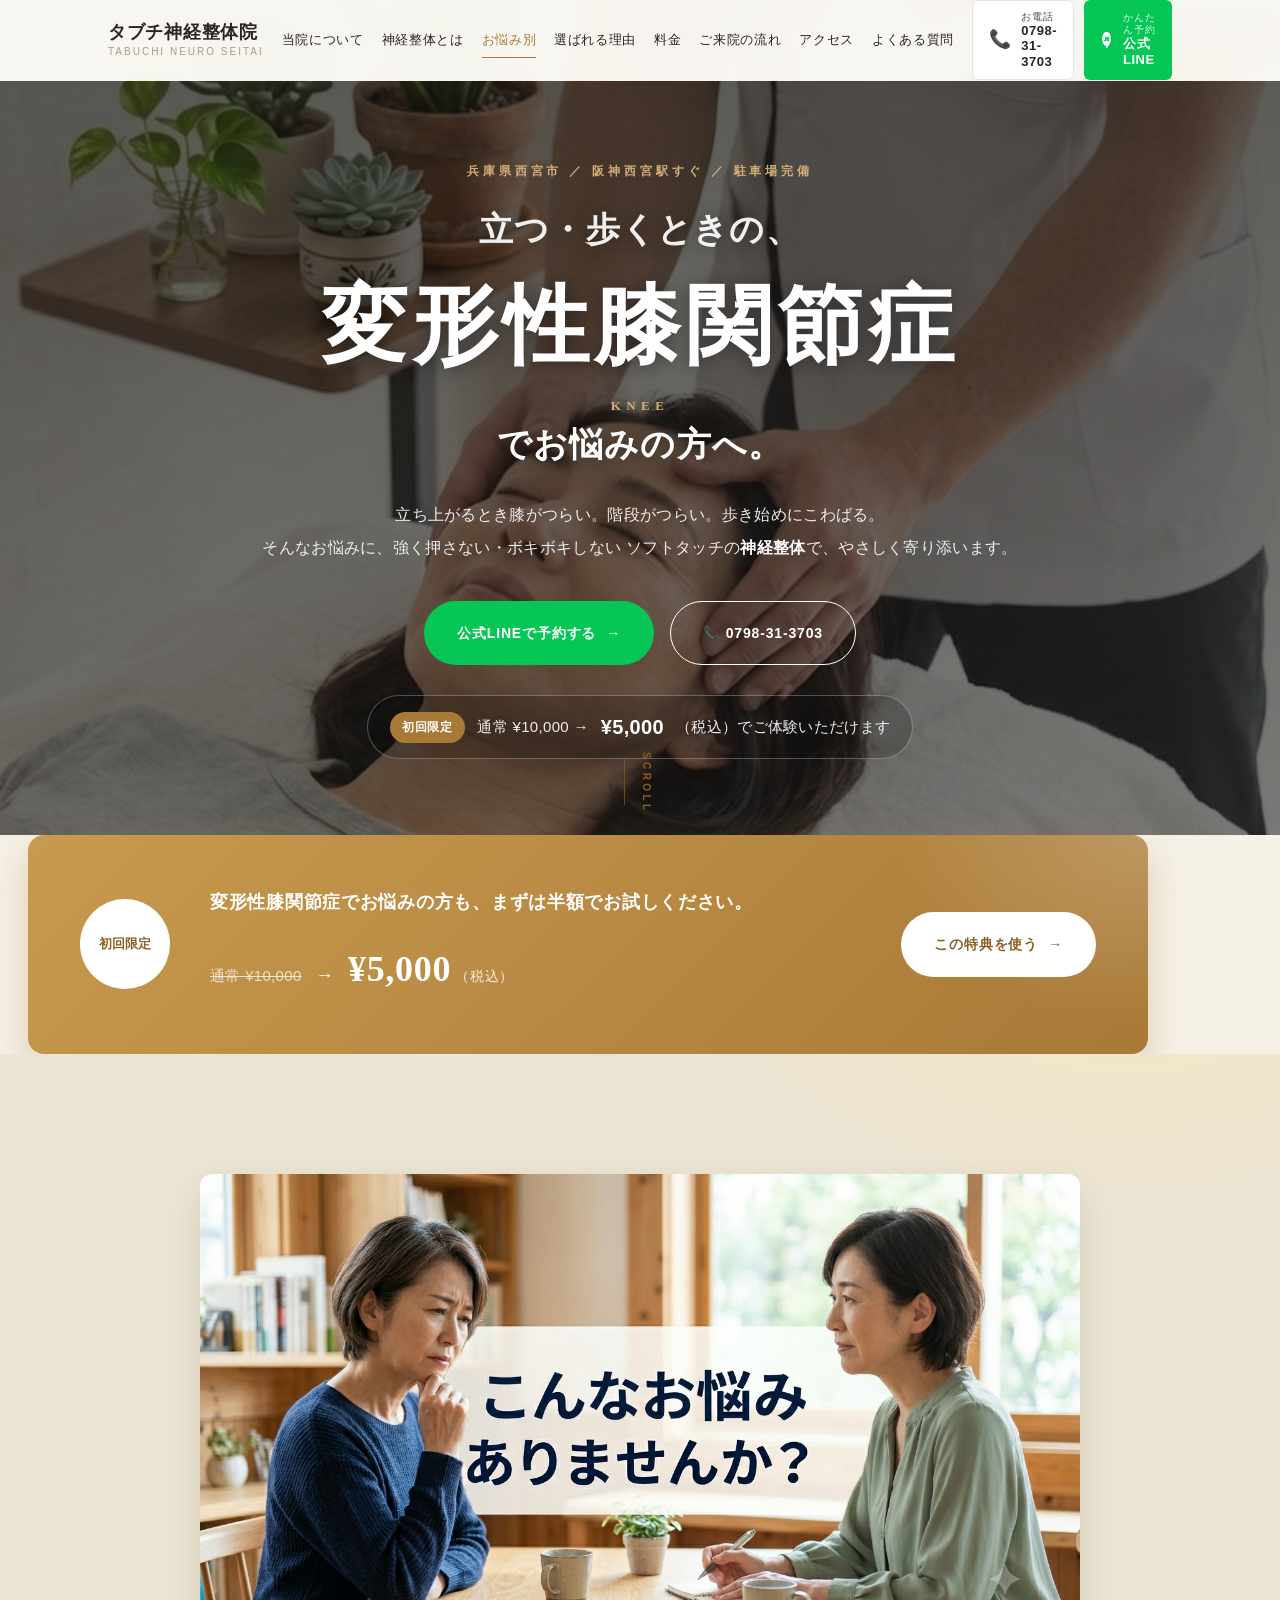
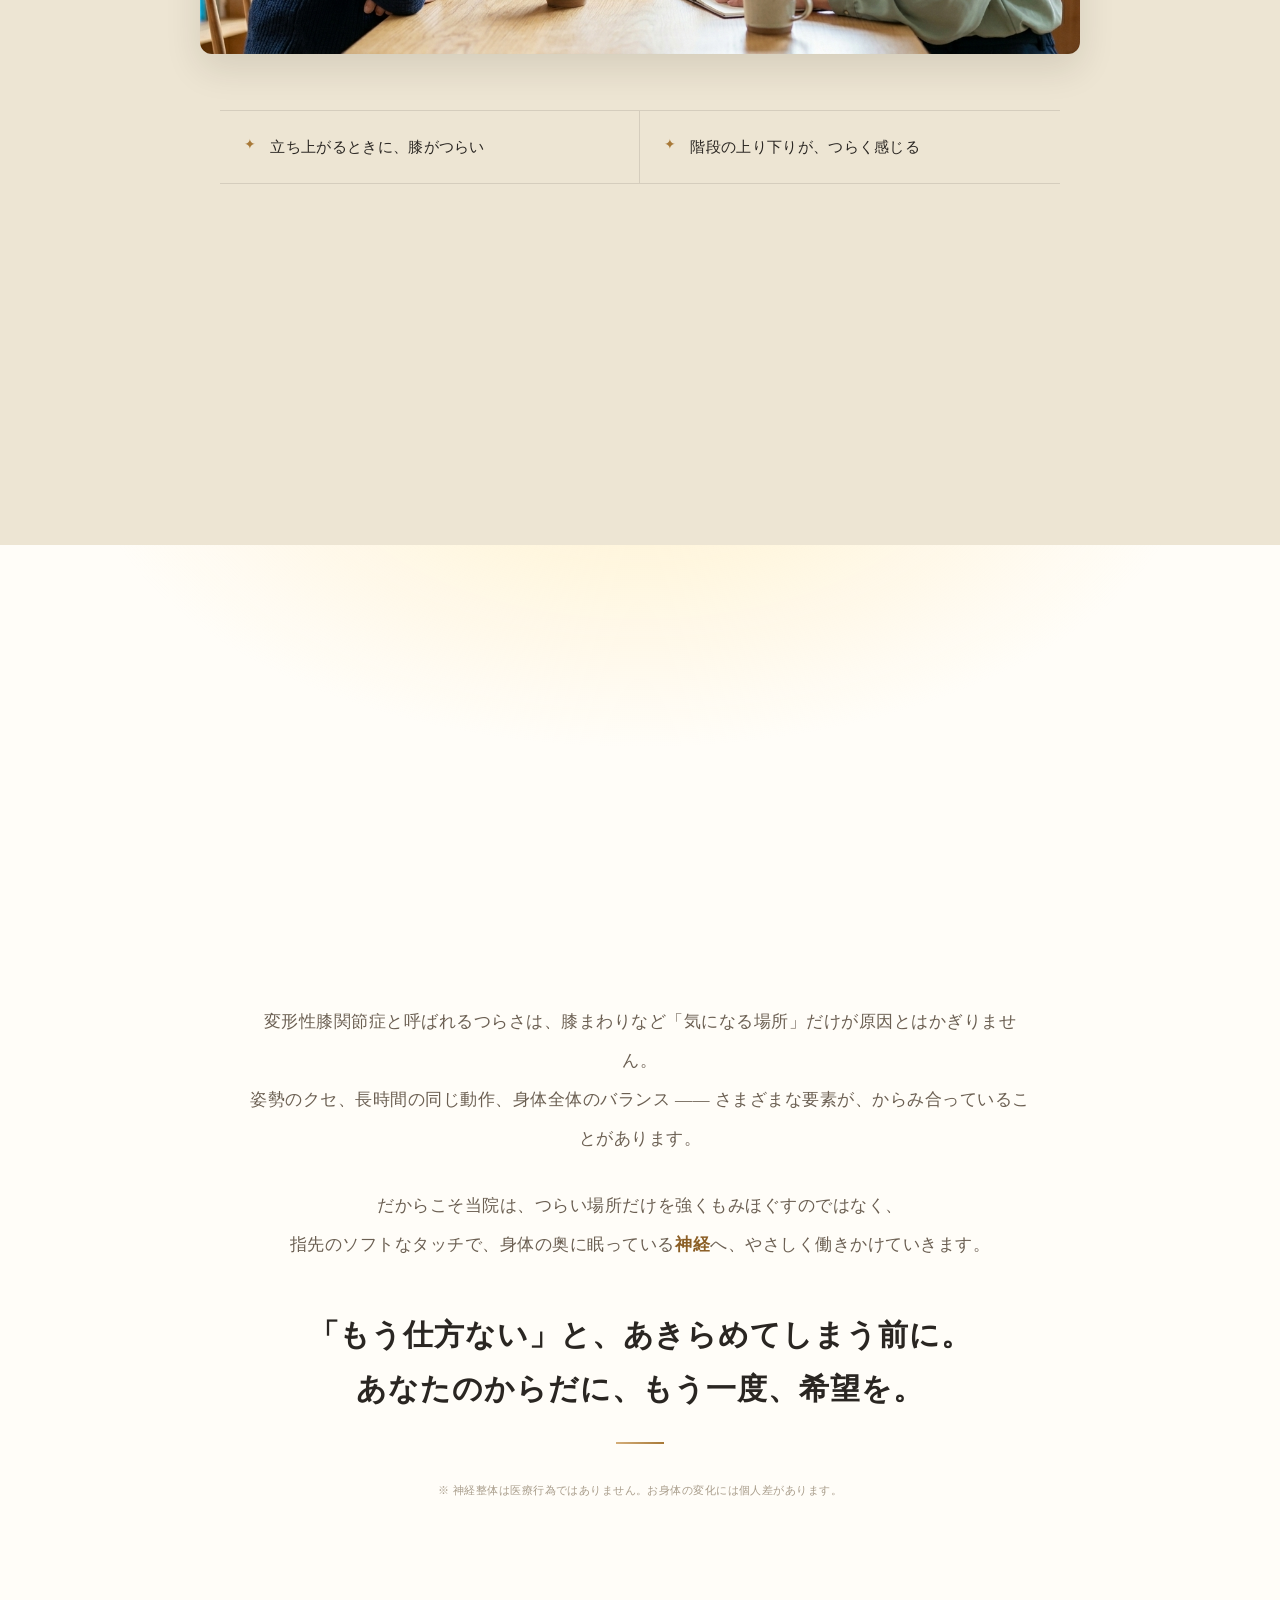
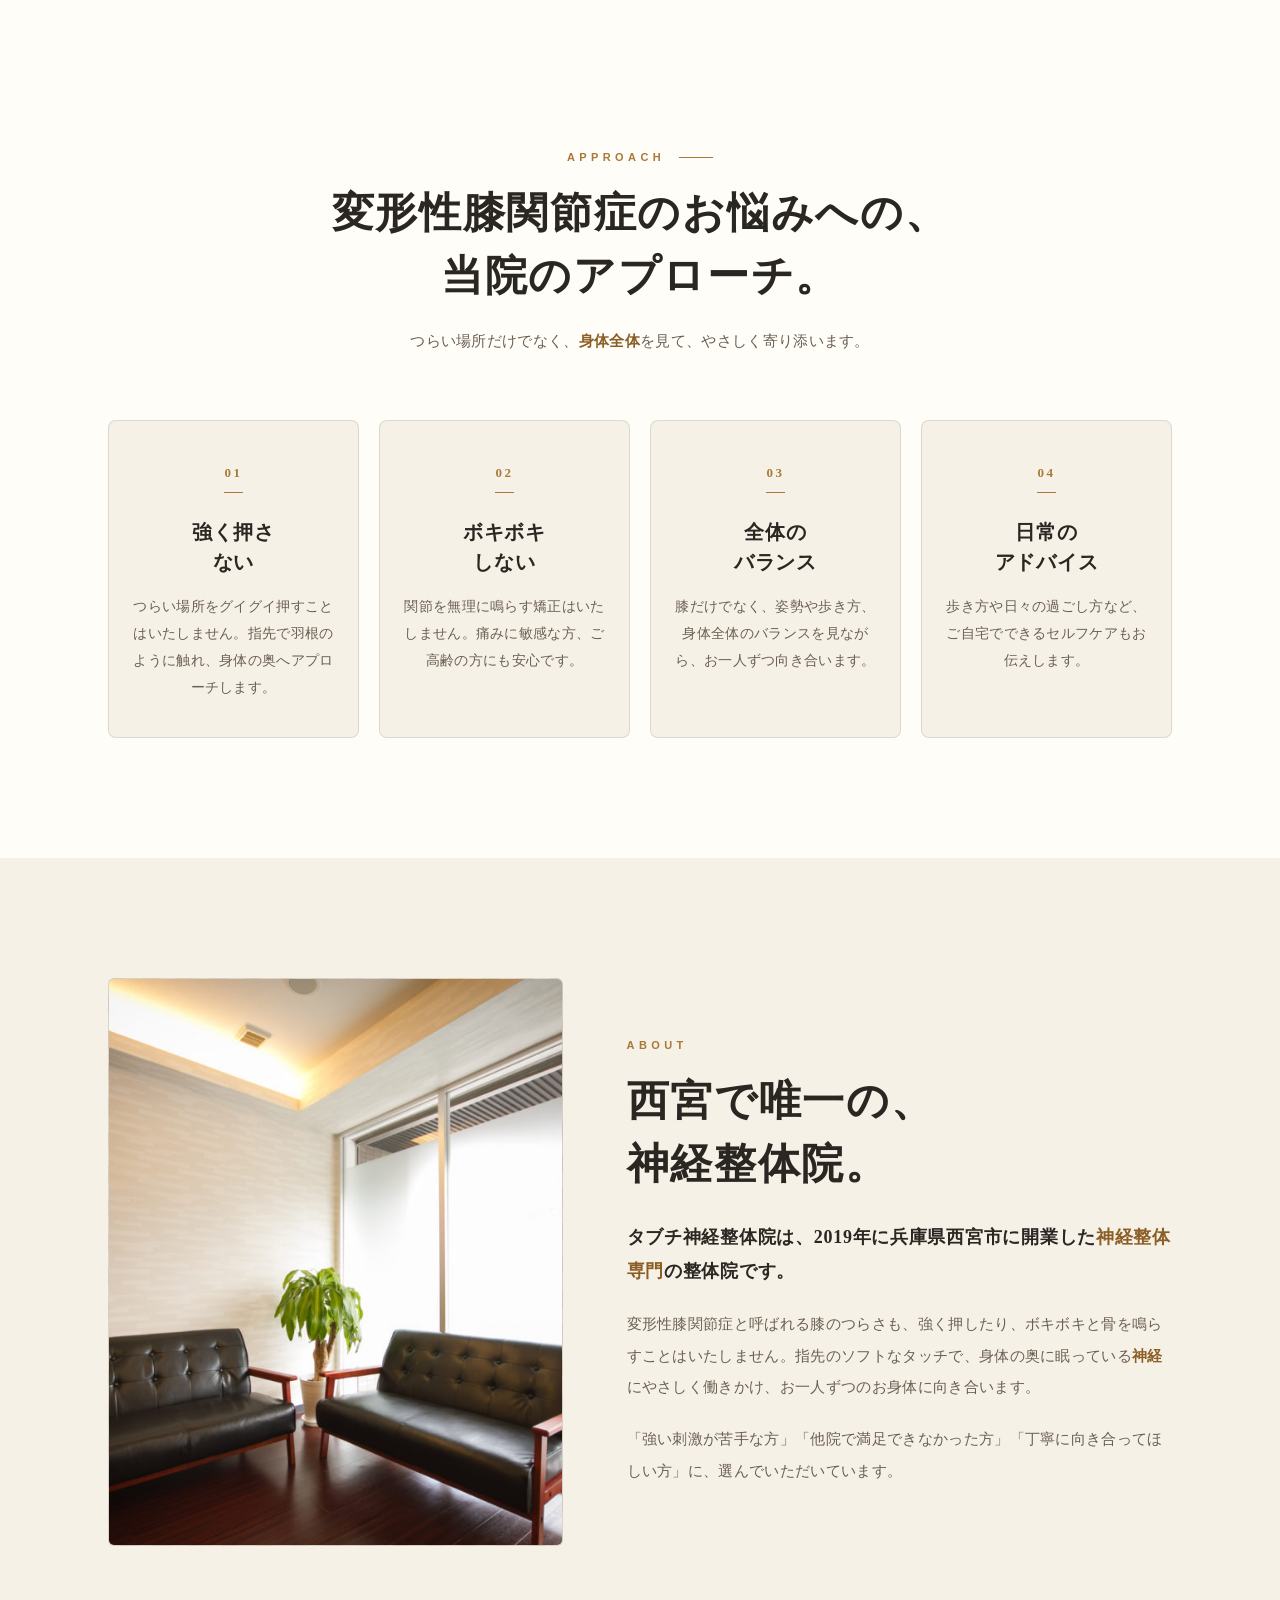
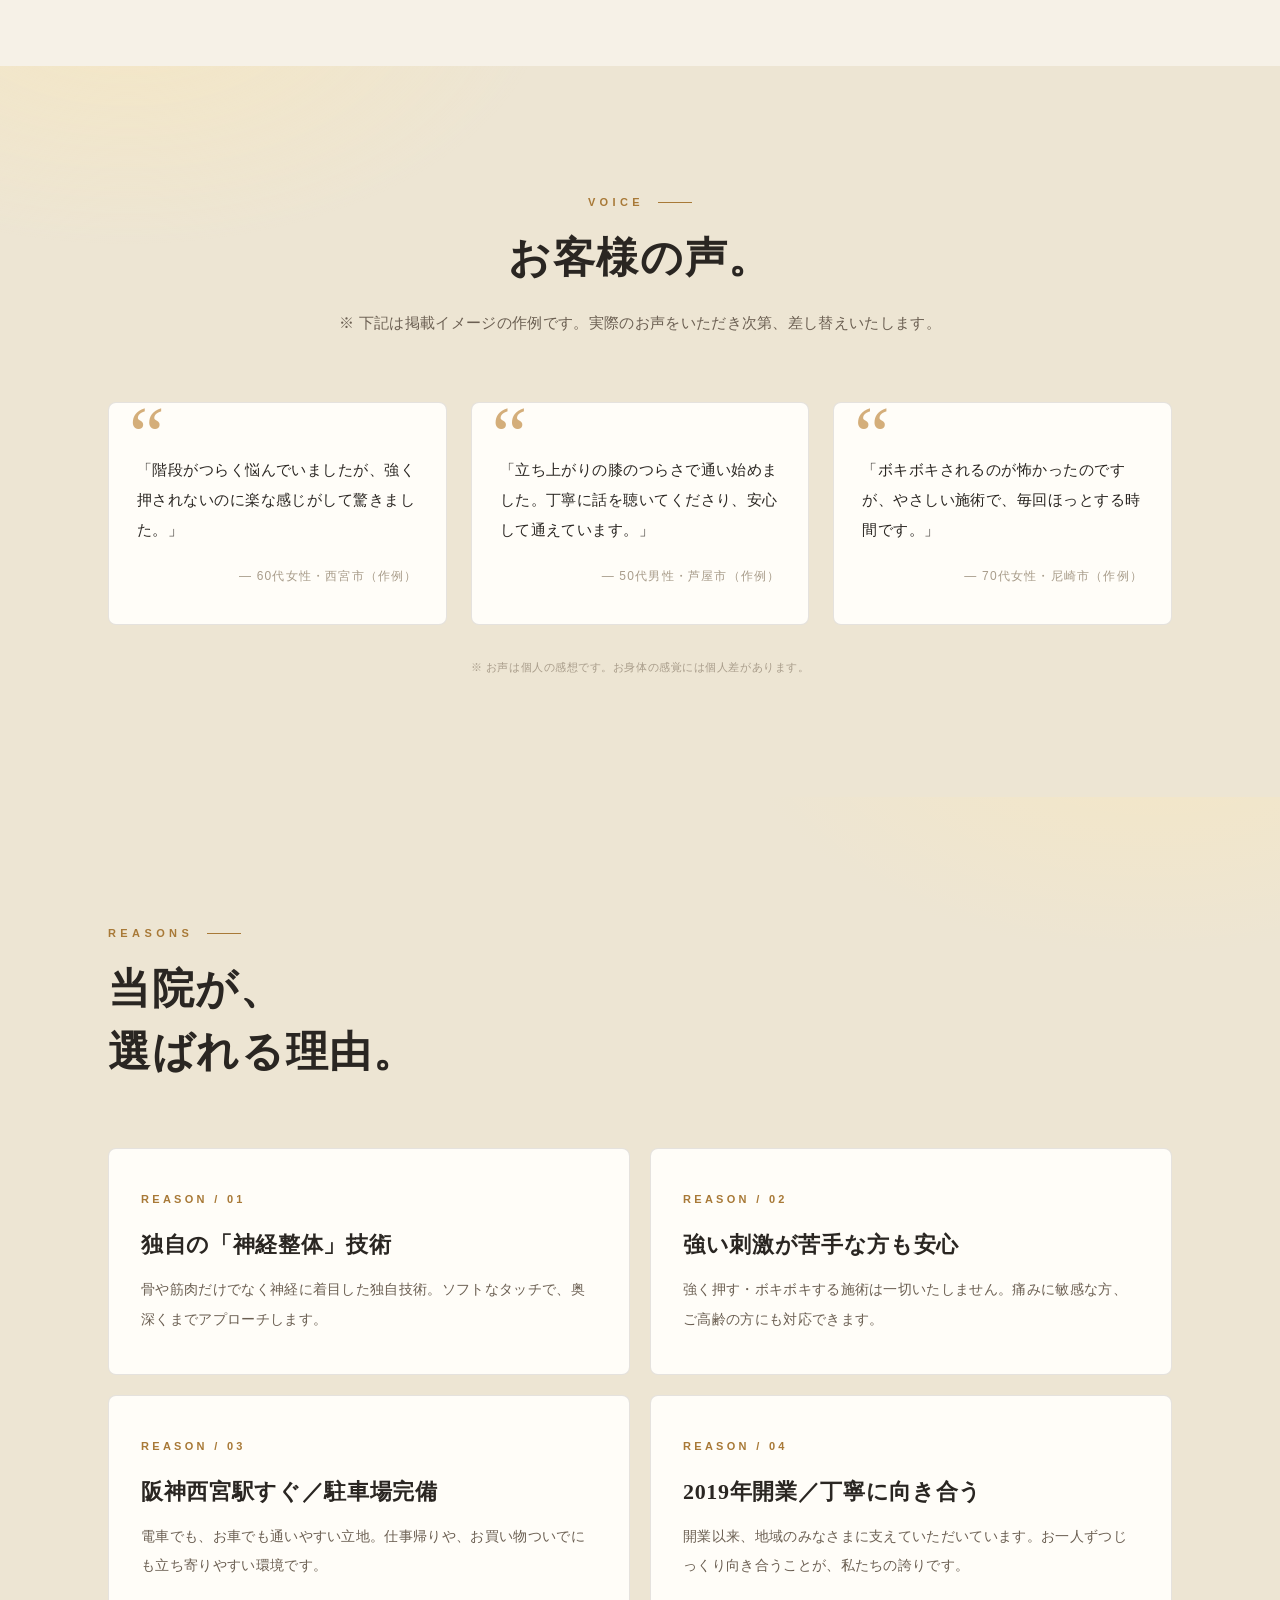
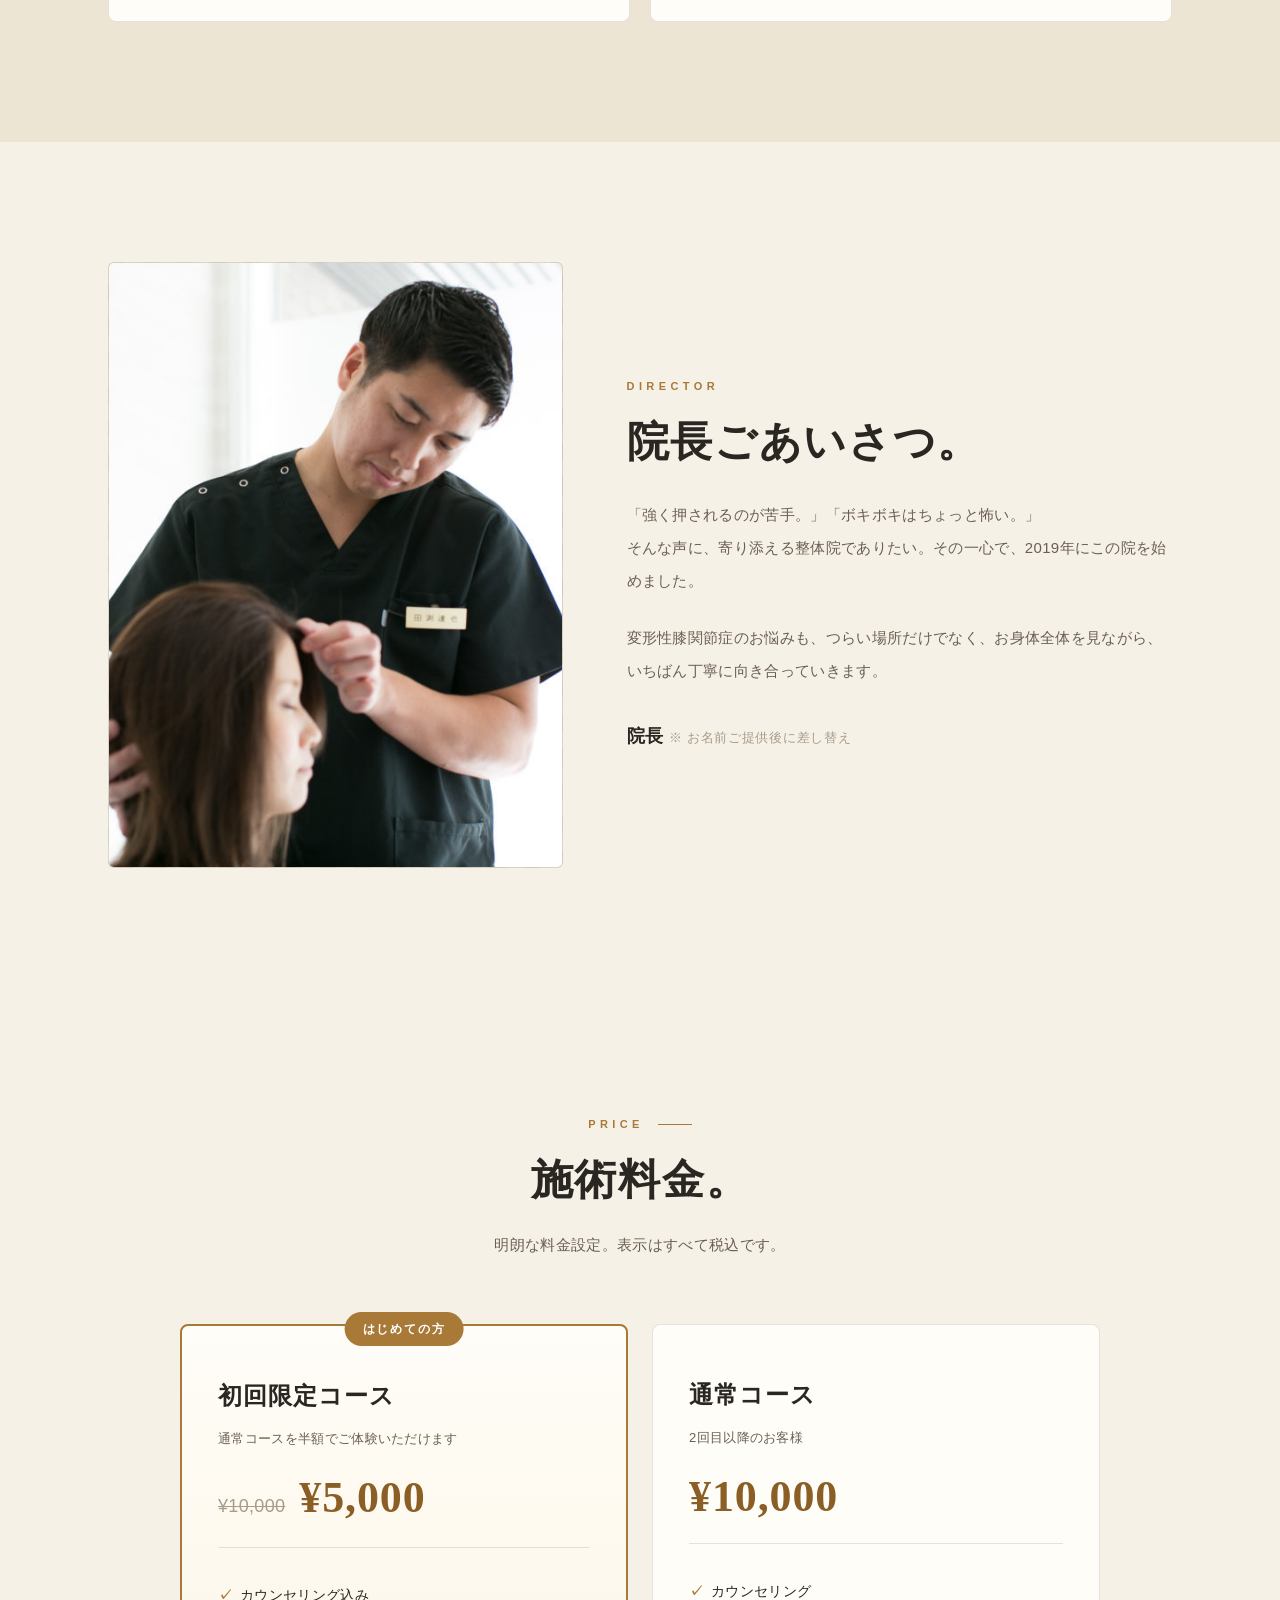
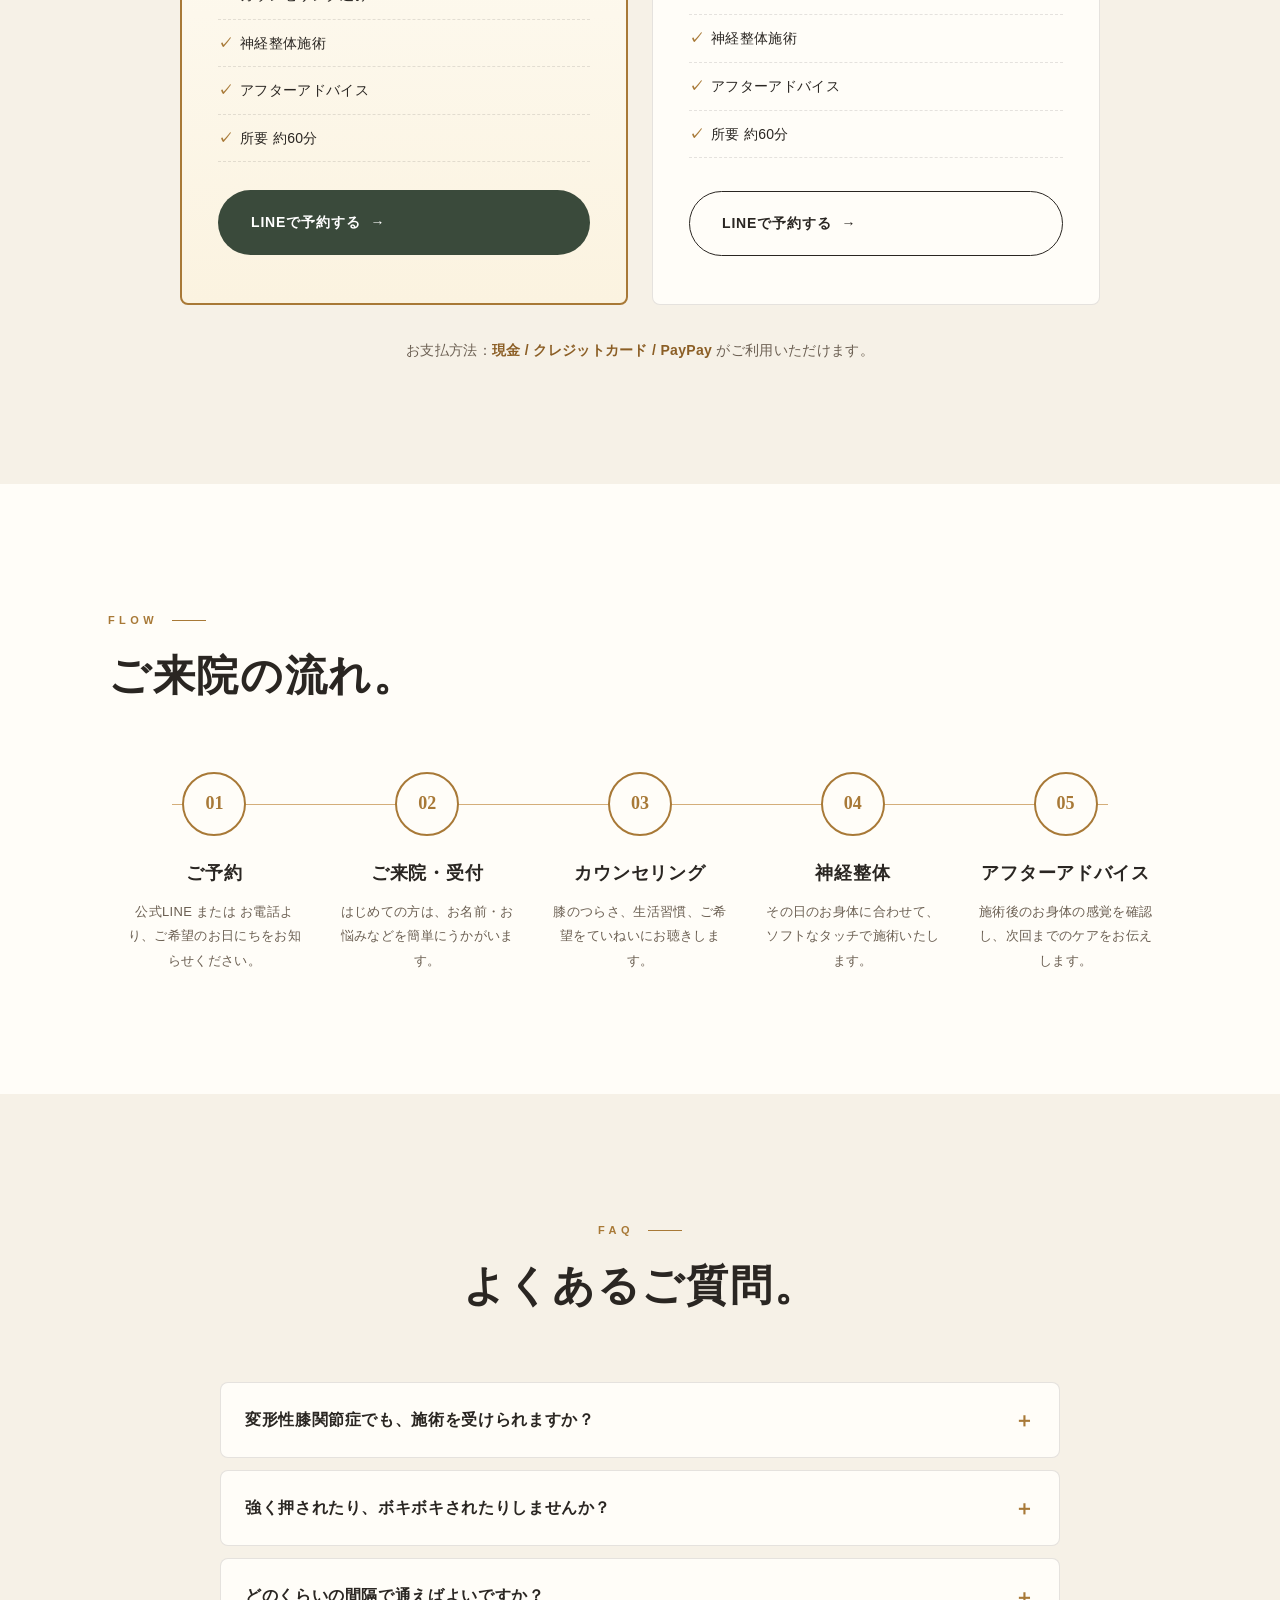
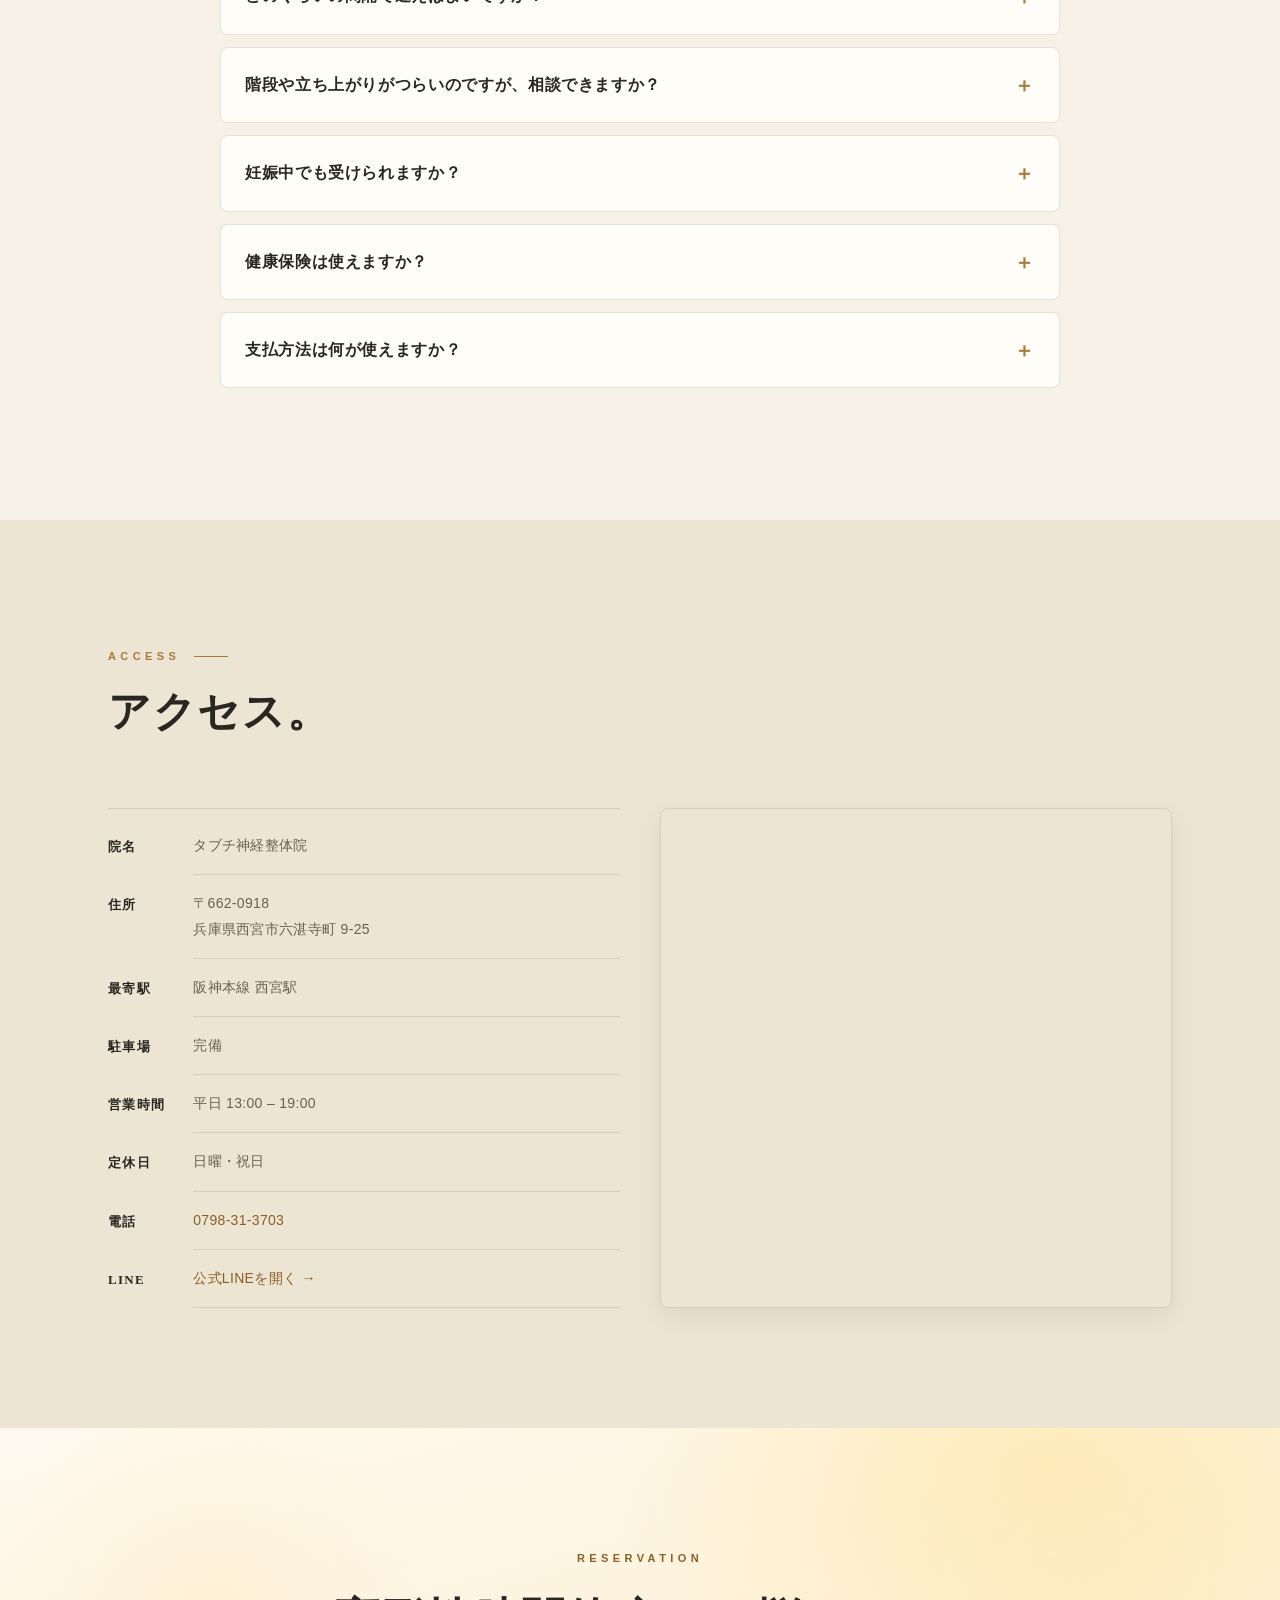
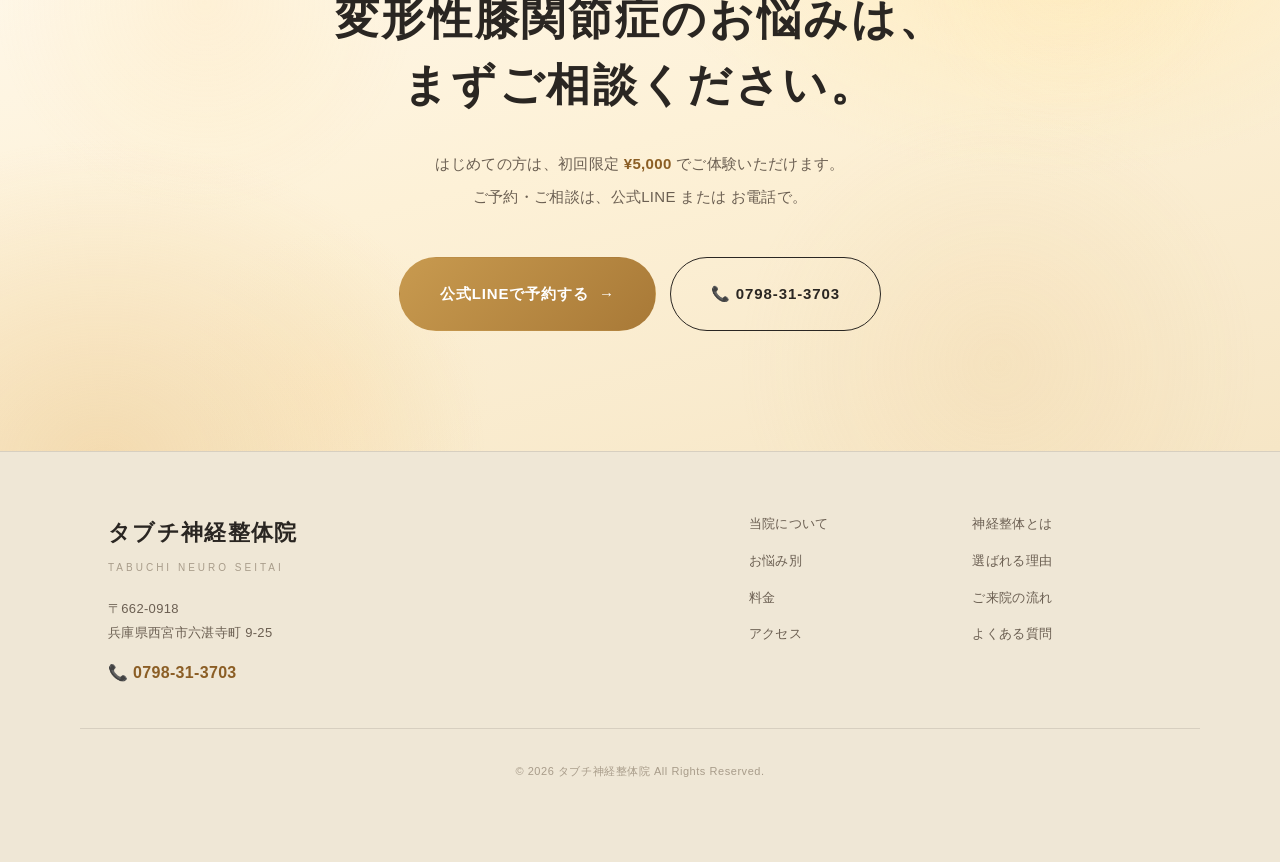
<file: knee-oa.html>
<!DOCTYPE html>
<html lang="ja">
<head>
<meta charset="UTF-8">
<meta name="viewport" content="width=device-width, initial-scale=1.0">
<meta name="description" content="変形性膝関節症でお悩みの方へ。立ち上がり・階段・歩き始めの膝のつらさと向き合う、西宮市のソフトタッチ神経整体。強く押さない、ボキボキしない。初回限定5,000円。阪神西宮駅すぐ・駐車場完備。">
<title>変形性膝関節症でお悩みの方へ｜タブチ神経整体院｜西宮市・阪神西宮駅すぐ</title>
<link rel="stylesheet" href="style.css">
</head>
<body>
<!-- ========== HEADER ========== -->
<header class="site-header" id="siteHeader">
  <div class="container header-inner">
    <a href="index.html" class="logo">
      <span class="logo-text">
        <span class="logo-name">タブチ神経整体院</span>
        <span class="logo-sub">TABUCHI NEURO SEITAI</span>
      </span>
    </a>
    <nav class="nav" id="siteNav" aria-label="メインナビ">
      <a href="about.html">当院について</a>
      <a href="method.html">神経整体とは</a>
      <a href="nayami.html" aria-current="page">お悩み別</a>
      <a href="reasons.html">選ばれる理由</a>
      <a href="price.html">料金</a>
      <a href="flow.html">ご来院の流れ</a>
      <a href="access.html">アクセス</a>
      <a href="faq.html">よくある質問</a>
    </nav>
    <button class="nav-toggle" id="navToggle" aria-label="メニューを開く" aria-expanded="false" aria-controls="siteNav">
      <span></span><span></span><span></span>
    </button>
    <div class="header-cta">
      <a href="tel:0798-31-3703" class="hcta hcta-tel" aria-label="電話する">
        <span class="hcta-icon">📞</span>
        <span class="hcta-text"><span class="hcta-label">お電話</span><span class="hcta-num">0798-31-3703</span></span>
      </a>
      <a href="https://lin.ee/Or1Urb0" class="hcta hcta-line" target="_blank" rel="noopener">
        <span class="hcta-icon"><img src="images/line-logo.png" alt="LINE" class="line-ico"></span>
        <span class="hcta-text"><span class="hcta-label">かんたん予約</span><span class="hcta-num">公式LINE</span></span>
      </a>
    </div>
  </div>
</header>

<main id="top">

  <!-- SYMPTOM HERO -->
  <section class="sym-hero">
    <div class="sym-hero-media" aria-hidden="true"></div>
    <div class="container sym-hero-inner">
      <p class="sym-hero-tag reveal">兵庫県西宮市 ／ 阪神西宮駅すぐ ／ 駐車場完備</p>
      <h1 class="sym-hero-title reveal">
        <span class="ja">立つ・歩くときの、</span>
        <span class="kw">変形性膝関節症<span class="kw-sub">KNEE</span></span>
        <span class="ja em">でお悩みの方へ。</span>
      </h1>
      <p class="sym-hero-lead reveal">
        立ち上がるとき膝がつらい。階段がつらい。歩き始めにこわばる。<br>
        そんなお悩みに、強く押さない・ボキボキしない<br class="sp-only">
        ソフトタッチの<strong>神経整体</strong>で、やさしく寄り添います。
      </p>
      <div class="sym-hero-cta reveal">
        <a href="https://lin.ee/Or1Urb0" class="btn btn-line" target="_blank" rel="noopener">公式LINEで予約する <span class="arrow" aria-hidden="true">→</span></a>
        <a href="tel:0798-31-3703" class="btn btn-ghost-light">📞 0798-31-3703</a>
      </div>
      <p class="sym-hero-offer reveal"><span class="sho-badge">初回限定</span> 通常 ¥10,000 → <strong>¥5,000</strong>（税込）でご体験いただけます</p>
    </div>
    <a href="#troubles" class="hero-scroll" aria-label="下へスクロール">SCROLL</a>
  </section>

  <!-- OFFER -->
  <section class="offer">
    <div class="container offer-inner reveal">
      <div class="offer-badge">初回限定</div>
      <div class="offer-body">
        <p class="offer-lead">変形性膝関節症でお悩みの方も、まずは半額でお試しください。</p>
        <p class="offer-price">
          <span class="offer-was">通常 ¥10,000</span>
          <span class="offer-arrow">→</span>
          <span class="offer-now">¥5,000<span class="offer-now-tax">（税込）</span></span>
        </p>
      </div>
      <a href="https://lin.ee/Or1Urb0" class="btn btn-gold" target="_blank" rel="noopener">この特典を使う <span class="arrow" aria-hidden="true">→</span></a>
    </div>
  </section>

  <!-- TROUBLES -->
  <section class="troubles" id="troubles">
    <div class="container">
      <figure class="concern-figure reveal">
        <img src="images/concern-banner.png" alt="こんなお悩み、ありませんか？" loading="lazy" onerror="this.closest('.concern-figure').style.display='none'">
      </figure>
      <ul class="trouble-list">
        <li class="reveal"><span class="t-mark">✦</span>立ち上がるときに、膝がつらい</li>
        <li class="reveal"><span class="t-mark">✦</span>階段の上り下りが、つらく感じる</li>
        <li class="reveal"><span class="t-mark">✦</span>歩き始めに、膝がこわばる感じがある</li>
        <li class="reveal"><span class="t-mark">✦</span>正座やしゃがむ動作が、しづらい</li>
        <li class="reveal"><span class="t-mark">✦</span>膝が伸ばしにくい・曲げにくい</li>
        <li class="reveal"><span class="t-mark">✦</span>マッサージに行っても、すぐにぶり返してしまう</li>
      </ul>
      <p class="trouble-bridge reveal">
        ひとつでも当てはまる方は、<br class="sp-only">
        ぜひ一度、当院の<strong>神経整体</strong>を体感してください。
      </p>
    </div>
  </section>

  <!-- MESSAGE / 共感 -->
  <section class="message" id="message">
    <div class="container message-inner">
      <header class="section-head center reveal">
        <p class="sec-en">MESSAGE</p>
        <h2 class="sec-title">どこに行っても、<br>すっきりしなかった方へ。</h2>
      </header>
      <div class="message-body">
        <p class="reveal">病院、整骨院、マッサージ —— いろいろ試してきたけれど、<br class="sp-only">膝のつらさが、なかなか抜けない。<br>そんな声を、当院では数多くうかがってきました。</p>
        <p class="reveal">変形性膝関節症と呼ばれるつらさは、膝まわりなど「気になる場所」だけが原因とはかぎりません。<br>姿勢のクセ、長時間の同じ動作、身体全体のバランス —— さまざまな要素が、からみ合っていることがあります。</p>
        <p class="reveal">だからこそ当院は、つらい場所だけを強くもみほぐすのではなく、<br>指先のソフトなタッチで、身体の奥に眠っている<strong>神経</strong>へ、やさしく働きかけていきます。</p>
        <p class="message-hope reveal">「もう仕方ない」と、あきらめてしまう前に。<br>あなたのからだに、もう一度、希望を。</p>
      </div>
      <p class="message-note reveal">※ 神経整体は医療行為ではありません。お身体の変化には個人差があります。</p>
    </div>
  </section>

  <!-- APPROACH -->
  <section class="method" id="approach">
    <div class="container">
      <header class="section-head center reveal">
        <p class="sec-en">APPROACH</p>
        <h2 class="sec-title">変形性膝関節症のお悩みへの、<br>当院のアプローチ。</h2>
        <p class="sec-lead">つらい場所だけでなく、<strong>身体全体</strong>を見て、やさしく寄り添います。</p>
      </header>
      <div class="method-grid">
        <article class="method-card reveal"><span class="m-num">01</span><h3>強く押さ<br>ない</h3><p>つらい場所をグイグイ押すことはいたしません。指先で羽根のように触れ、身体の奥へアプローチします。</p></article>
        <article class="method-card reveal"><span class="m-num">02</span><h3>ボキボキ<br>しない</h3><p>関節を無理に鳴らす矯正はいたしません。痛みに敏感な方、ご高齢の方にも安心です。</p></article>
        <article class="method-card reveal"><span class="m-num">03</span><h3>全体の<br>バランス</h3><p>膝だけでなく、姿勢や歩き方、身体全体のバランスを見ながら、お一人ずつ向き合います。</p></article>
        <article class="method-card reveal"><span class="m-num">04</span><h3>日常の<br>アドバイス</h3><p>歩き方や日々の過ごし方など、ご自宅でできるセルフケアもお伝えします。</p></article>
      </div>
    </div>
  </section>

  <!-- ABOUT -->
  <section class="about" id="about">
    <div class="container about-inner">
      <figure class="ph ph-4x5 about-photo reveal" data-label="院内写真&#10;（images/about-clinic.jpg）">
        <img src="images/about-clinic.jpg" alt="タブチ神経整体院の院内" onerror="this.closest('.ph').classList.add('is-empty')">
      </figure>
      <div class="about-body">
        <p class="sec-en reveal">ABOUT</p>
        <h2 class="sec-title reveal">西宮で唯一の、<br>神経整体院。</h2>
        <p class="about-lead reveal">タブチ神経整体院は、2019年に兵庫県西宮市に開業した<strong>神経整体専門</strong>の整体院です。</p>
        <p class="about-text reveal">変形性膝関節症と呼ばれる膝のつらさも、強く押したり、ボキボキと骨を鳴らすことはいたしません。指先のソフトなタッチで、身体の奥に眠っている<strong>神経</strong>にやさしく働きかけ、お一人ずつのお身体に向き合います。</p>
        <p class="about-text reveal">「強い刺激が苦手な方」「他院で満足できなかった方」「丁寧に向き合ってほしい方」に、選んでいただいています。</p>
      </div>
    </div>
  </section>

  <!-- VOICE -->
  <section class="voice" id="voice">
    <div class="container">
      <header class="section-head center reveal">
        <p class="sec-en">VOICE</p>
        <h2 class="sec-title">お客様の声。</h2>
        <p class="sec-lead">※ 下記は掲載イメージの作例です。実際のお声をいただき次第、差し替えいたします。</p>
      </header>
      <div class="voice-grid">
        <article class="voice-card reveal"><p class="v-quote">「階段がつらく悩んでいましたが、強く押されないのに楽な感じがして驚きました。」</p><p class="v-author">— 60代女性・西宮市（作例）</p></article>
        <article class="voice-card reveal"><p class="v-quote">「立ち上がりの膝のつらさで通い始めました。丁寧に話を聴いてくださり、安心して通えています。」</p><p class="v-author">— 50代男性・芦屋市（作例）</p></article>
        <article class="voice-card reveal"><p class="v-quote">「ボキボキされるのが怖かったのですが、やさしい施術で、毎回ほっとする時間です。」</p><p class="v-author">— 70代女性・尼崎市（作例）</p></article>
      </div>
      <p class="voice-disclaimer reveal">※ お声は個人の感想です。お身体の感覚には個人差があります。</p>
    </div>
  </section>

  <!-- REASONS -->
  <section class="reasons" id="reasons">
    <div class="container">
      <header class="section-head reveal">
        <p class="sec-en">REASONS</p>
        <h2 class="sec-title">当院が、<br>選ばれる理由。</h2>
      </header>
      <div class="reason-list">
        <article class="reason-card reveal"><div class="r-num">REASON / 01</div><h3>独自の「神経整体」技術</h3><p>骨や筋肉だけでなく神経に着目した独自技術。ソフトなタッチで、奥深くまでアプローチします。</p></article>
        <article class="reason-card reveal"><div class="r-num">REASON / 02</div><h3>強い刺激が苦手な方も安心</h3><p>強く押す・ボキボキする施術は一切いたしません。痛みに敏感な方、ご高齢の方にも対応できます。</p></article>
        <article class="reason-card reveal"><div class="r-num">REASON / 03</div><h3>阪神西宮駅すぐ／駐車場完備</h3><p>電車でも、お車でも通いやすい立地。仕事帰りや、お買い物ついでにも立ち寄りやすい環境です。</p></article>
        <article class="reason-card reveal"><div class="r-num">REASON / 04</div><h3>2019年開業／丁寧に向き合う</h3><p>開業以来、地域のみなさまに支えていただいています。お一人ずつじっくり向き合うことが、私たちの誇りです。</p></article>
      </div>
    </div>
  </section>

  <!-- DIRECTOR -->
  <section class="director" id="director">
    <div class="container director-inner">
      <figure class="ph ph-3x4 director-photo reveal" data-label="院長写真&#10;（images/director.jpg）">
        <img src="images/director.jpg" alt="タブチ神経整体院 院長" onerror="this.closest('.ph').classList.add('is-empty')">
      </figure>
      <div class="director-body">
        <p class="sec-en reveal">DIRECTOR</p>
        <h2 class="sec-title reveal">院長ごあいさつ。</h2>
        <p class="director-text reveal">「強く押されるのが苦手。」「ボキボキはちょっと怖い。」<br>そんな声に、寄り添える整体院でありたい。その一心で、2019年にこの院を始めました。</p>
        <p class="director-text reveal">変形性膝関節症のお悩みも、つらい場所だけでなく、お身体全体を見ながら、いちばん丁寧に向き合っていきます。</p>
        <p class="director-sign reveal">院長 <span>※ お名前ご提供後に差し替え</span></p>
      </div>
    </div>
  </section>

  <!-- PRICE -->
  <section class="price" id="price">
    <div class="container">
      <header class="section-head center reveal">
        <p class="sec-en">PRICE</p>
        <h2 class="sec-title">施術料金。</h2>
        <p class="sec-lead">明朗な料金設定。表示はすべて税込です。</p>
      </header>
      <div class="price-grid">
        <article class="price-card highlight reveal">
          <p class="p-badge">はじめての方</p>
          <h3>初回限定コース</h3>
          <p class="p-desc">通常コースを半額でご体験いただけます</p>
          <p class="p-amount"><span class="p-was">¥10,000</span><span class="p-now">¥5,000</span></p>
          <ul><li>カウンセリング込み</li><li>神経整体施術</li><li>アフターアドバイス</li><li>所要 約60分</li></ul>
          <a href="https://lin.ee/Or1Urb0" class="btn btn-primary" target="_blank" rel="noopener">LINEで予約する <span class="arrow" aria-hidden="true">→</span></a>
        </article>
        <article class="price-card reveal">
          <h3>通常コース</h3>
          <p class="p-desc">2回目以降のお客様</p>
          <p class="p-amount"><span class="p-now">¥10,000</span></p>
          <ul><li>カウンセリング</li><li>神経整体施術</li><li>アフターアドバイス</li><li>所要 約60分</li></ul>
          <a href="https://lin.ee/Or1Urb0" class="btn btn-ghost" target="_blank" rel="noopener">LINEで予約する <span class="arrow" aria-hidden="true">→</span></a>
        </article>
      </div>
      <p class="price-note reveal">お支払方法：<strong>現金 / クレジットカード / PayPay</strong> がご利用いただけます。</p>
    </div>
  </section>

  <!-- FLOW -->
  <section class="flow" id="flow">
    <div class="container">
      <header class="section-head reveal">
        <p class="sec-en">FLOW</p>
        <h2 class="sec-title">ご来院の流れ。</h2>
      </header>
      <ol class="flow-list">
        <li class="reveal"><span class="f-num">01</span><h3>ご予約</h3><p>公式LINE または お電話より、ご希望のお日にちをお知らせください。</p></li>
        <li class="reveal"><span class="f-num">02</span><h3>ご来院・受付</h3><p>はじめての方は、お名前・お悩みなどを簡単にうかがいます。</p></li>
        <li class="reveal"><span class="f-num">03</span><h3>カウンセリング</h3><p>膝のつらさ、生活習慣、ご希望をていねいにお聴きします。</p></li>
        <li class="reveal"><span class="f-num">04</span><h3>神経整体</h3><p>その日のお身体に合わせて、ソフトなタッチで施術いたします。</p></li>
        <li class="reveal"><span class="f-num">05</span><h3>アフターアドバイス</h3><p>施術後のお身体の感覚を確認し、次回までのケアをお伝えします。</p></li>
      </ol>
    </div>
  </section>

  <!-- FAQ -->
  <section class="faq" id="faq">
    <div class="container">
      <header class="section-head center reveal">
        <p class="sec-en">FAQ</p>
        <h2 class="sec-title">よくあるご質問。</h2>
      </header>
      <div class="faq-list">
        <details class="faq-item reveal"><summary>変形性膝関節症でも、施術を受けられますか？</summary><p>はい、変形性膝関節症（膝のつらさ）でお悩みの方も多くご来院されています。まずはカウンセリングでお身体の状態をうかがい、お一人ずつに合わせてソフトに施術いたします。なお、神経整体は医療行為ではありません。気になる場合は医療機関の受診もあわせてご検討ください。</p></details>
        <details class="faq-item reveal"><summary>強く押されたり、ボキボキされたりしませんか？</summary><p>ご安心ください。当院は強い圧や、関節を鳴らす矯正は一切いたしません。指先のソフトなタッチでおこないますので、つらさに敏感な方こそ向いている施術です。</p></details>
        <details class="faq-item reveal"><summary>どのくらいの間隔で通えばよいですか？</summary><p>お身体の状態によって、最適な間隔は異なります。初回のカウンセリング時に、お一人ずつご案内いたします。</p></details>
        <details class="faq-item reveal"><summary>階段や立ち上がりがつらいのですが、相談できますか？</summary><p>もちろんです。歩き方や日々の過ごし方など、ご自宅でできるセルフケアもあわせてお伝えしています。お気軽にご相談ください。</p></details>
        <details class="faq-item reveal"><summary>妊娠中でも受けられますか？</summary><p>お身体の状況により対応が異なります。ご予約前に、LINE またはお電話で一度ご相談ください。</p></details>
        <details class="faq-item reveal"><summary>健康保険は使えますか？</summary><p>当院は自由施術となりますため、健康保険はご利用いただけません。あらかじめご了承ください。</p></details>
        <details class="faq-item reveal"><summary>支払方法は何が使えますか？</summary><p>現金・クレジットカード・PayPay がご利用いただけます。</p></details>
      </div>
    </div>
  </section>

  <!-- ACCESS -->
  <section class="access" id="access">
    <div class="container">
      <header class="section-head reveal">
        <p class="sec-en">ACCESS</p>
        <h2 class="sec-title">アクセス。</h2>
      </header>
      <div class="access-grid">
        <div class="access-info reveal">
          <dl>
            <dt>院名</dt><dd>タブチ神経整体院</dd>
            <dt>住所</dt><dd>〒662-0918<br>兵庫県西宮市六湛寺町 9-25</dd>
            <dt>最寄駅</dt><dd>阪神本線 西宮駅</dd>
            <dt>駐車場</dt><dd>完備</dd>
            <dt>営業時間</dt><dd>平日 13:00 – 19:00</dd>
            <dt>定休日</dt><dd>日曜・祝日</dd>
            <dt>電話</dt><dd><a href="tel:0798-31-3703">0798-31-3703</a></dd>
            <dt>LINE</dt><dd><a href="https://lin.ee/Or1Urb0" target="_blank" rel="noopener">公式LINEを開く →</a></dd>
          </dl>
        </div>
        <div class="access-map reveal">
          <iframe src="https://www.google.com/maps?q=%E5%85%B5%E5%BA%AB%E7%9C%8C%E8%A5%BF%E5%AE%AE%E5%B8%82%E5%85%AD%E6%B9%9B%E5%AF%BA%E7%94%BA9-25&output=embed" width="100%" height="360" style="border:0;" allowfullscreen="" loading="lazy" referrerpolicy="no-referrer-when-downgrade" title="タブチ神経整体院 地図"></iframe>
        </div>
      </div>
    </div>
  </section>

  <!-- CTA -->
  <section class="cta" id="contact">
    <div class="cta-media" aria-hidden="true"></div>
    <div class="container cta-inner">
      <p class="cta-en reveal">RESERVATION</p>
      <h2 class="cta-title reveal">変形性膝関節症のお悩みは、<br>まずご相談ください。</h2>
      <p class="cta-lead reveal">はじめての方は、初回限定 <strong>¥5,000</strong> でご体験いただけます。<br>ご予約・ご相談は、公式LINE または お電話で。</p>
      <div class="cta-btns reveal">
        <a href="https://lin.ee/Or1Urb0" class="btn btn-gold btn-lg" target="_blank" rel="noopener">公式LINEで予約する <span class="arrow" aria-hidden="true">→</span></a>
        <a href="tel:0798-31-3703" class="btn btn-ghost-light btn-lg">📞 0798-31-3703</a>
      </div>
    </div>
  </section>
</main>

<!-- ========== FOOTER ========== -->
<footer class="site-footer">
  <div class="container footer-inner">
    <div class="footer-brand">
      <p class="footer-name">タブチ神経整体院</p>
      <p class="footer-sub">TABUCHI NEURO SEITAI</p>
      <p class="footer-addr">〒662-0918<br>兵庫県西宮市六湛寺町 9-25</p>
      <p class="footer-tel"><a href="tel:0798-31-3703">📞 0798-31-3703</a></p>
    </div>
    <nav class="footer-nav" aria-label="フッターナビ">
      <a href="about.html">当院について</a>
      <a href="method.html">神経整体とは</a>
      <a href="nayami.html">お悩み別</a>
      <a href="reasons.html">選ばれる理由</a>
      <a href="price.html">料金</a>
      <a href="flow.html">ご来院の流れ</a>
      <a href="access.html">アクセス</a>
      <a href="faq.html">よくある質問</a>
    </nav>
  </div>
  <p class="footer-copy">© 2026 タブチ神経整体院 All Rights Reserved.</p>
</footer>

<!-- ========== FIXED MOBILE CTA BAR ========== -->
<div class="mobile-cta" aria-label="お問い合わせ">
  <a href="tel:0798-31-3703" class="mcta mcta-tel">
    <span class="mcta-icon">📞</span>
    <span>お電話</span>
  </a>
  <a href="https://lin.ee/Or1Urb0" class="mcta mcta-line" target="_blank" rel="noopener">
    <span class="mcta-icon"><img src="images/line-logo.png" alt="LINE" class="line-ico"></span>
    <span>LINE予約</span>
  </a>
</div>

<script src="script.js"></script>
</body>
</html>
</file>
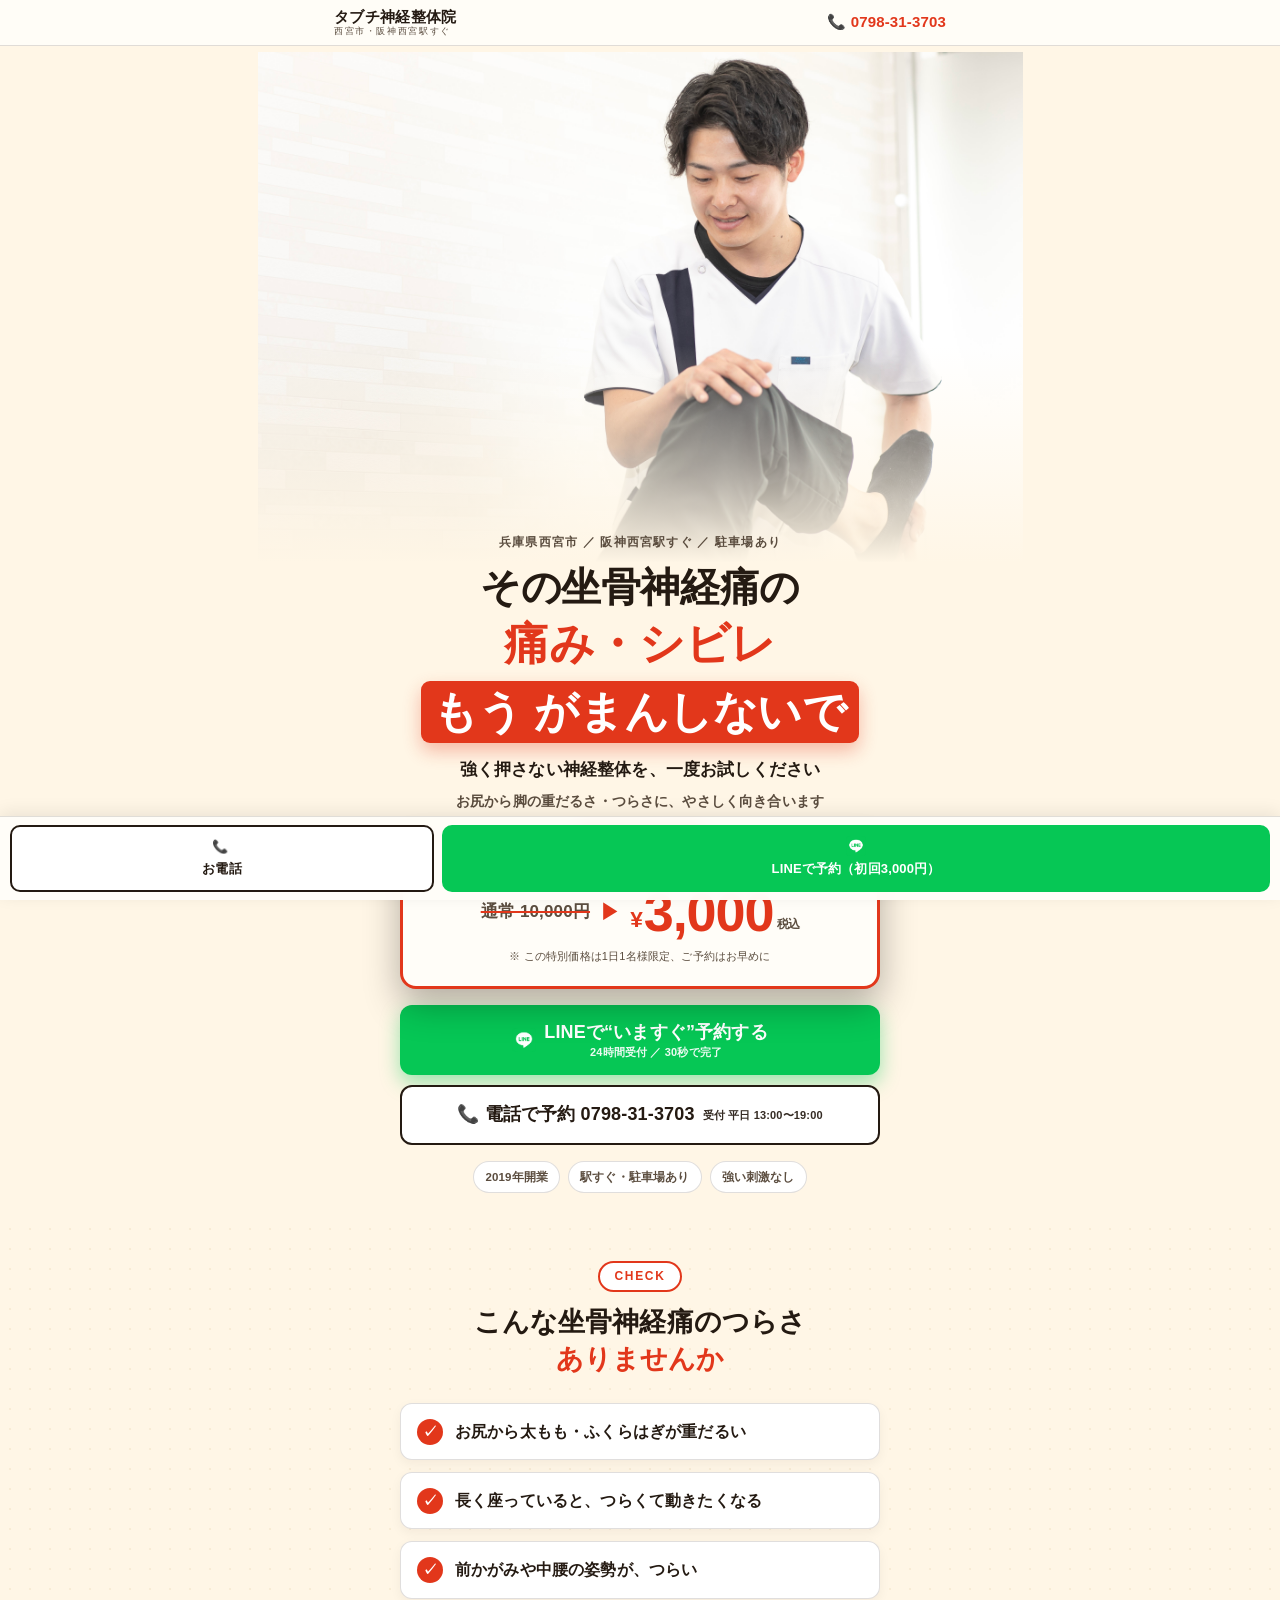
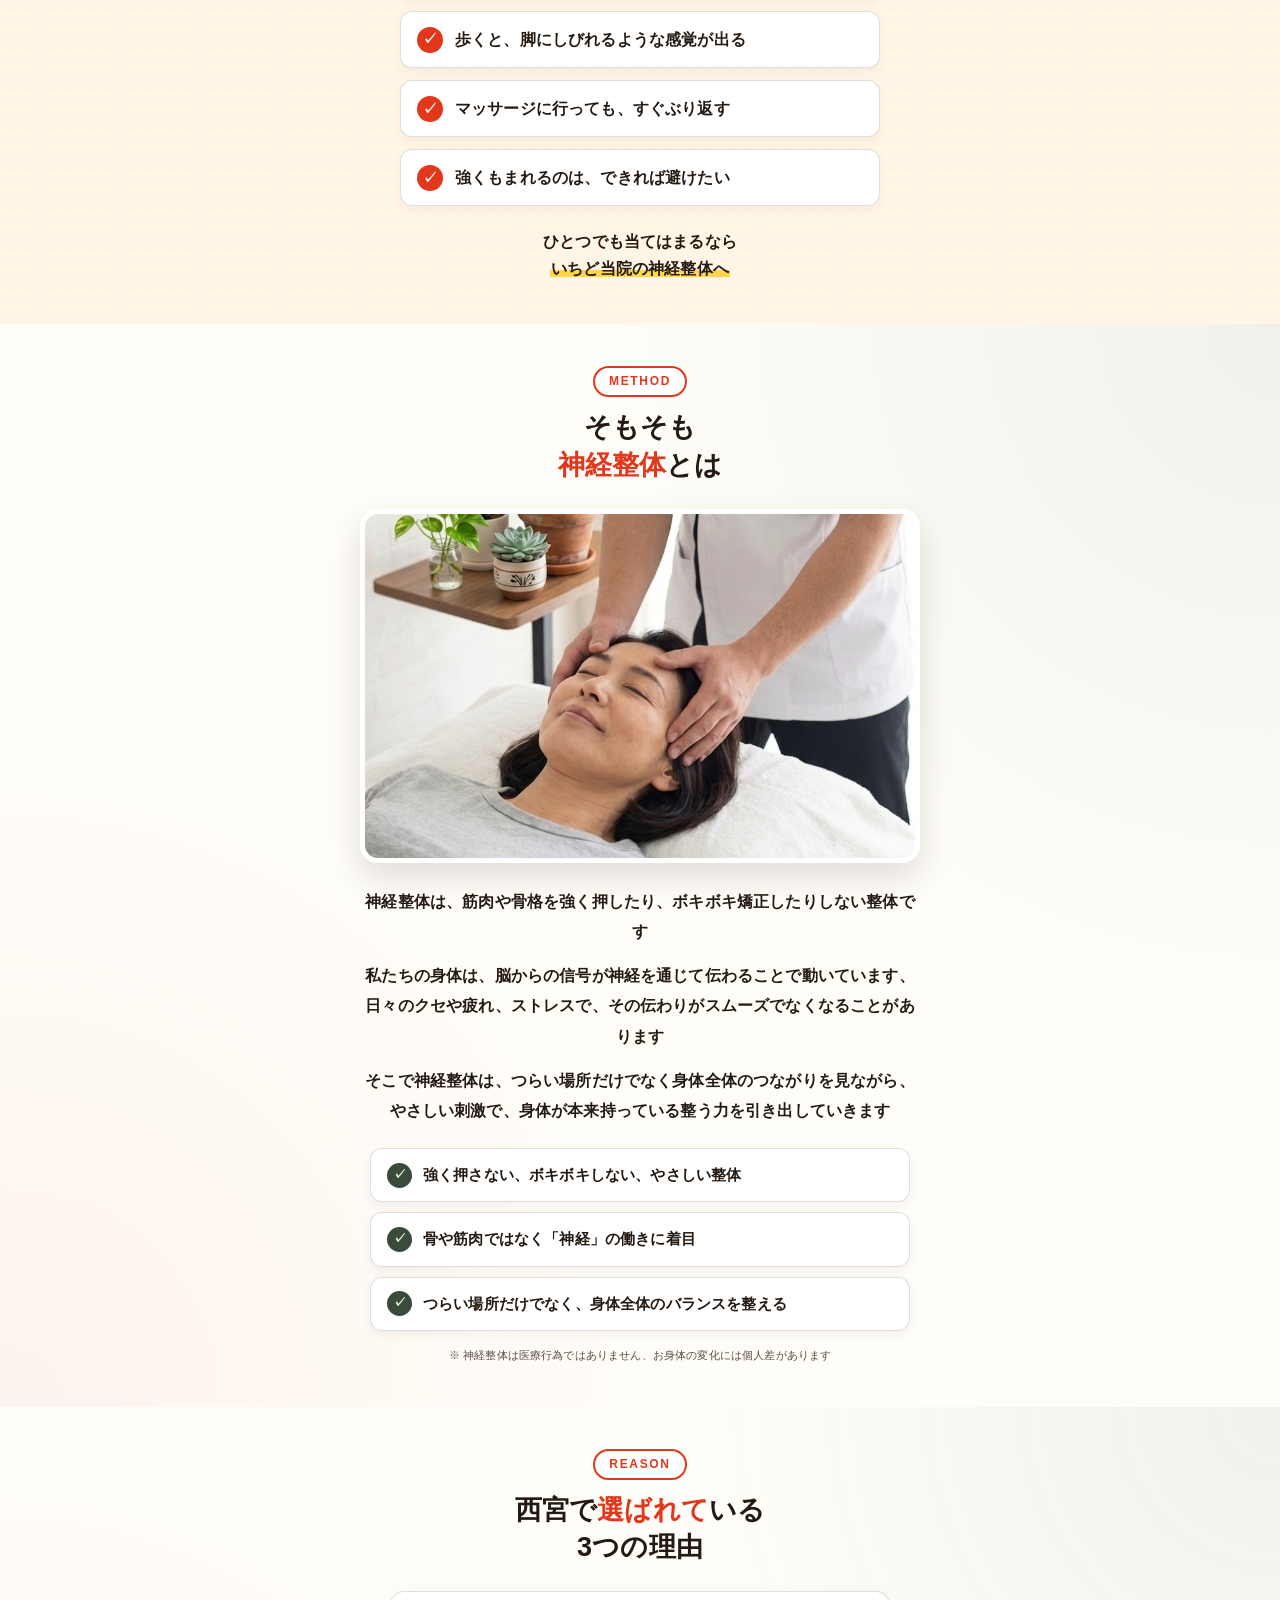
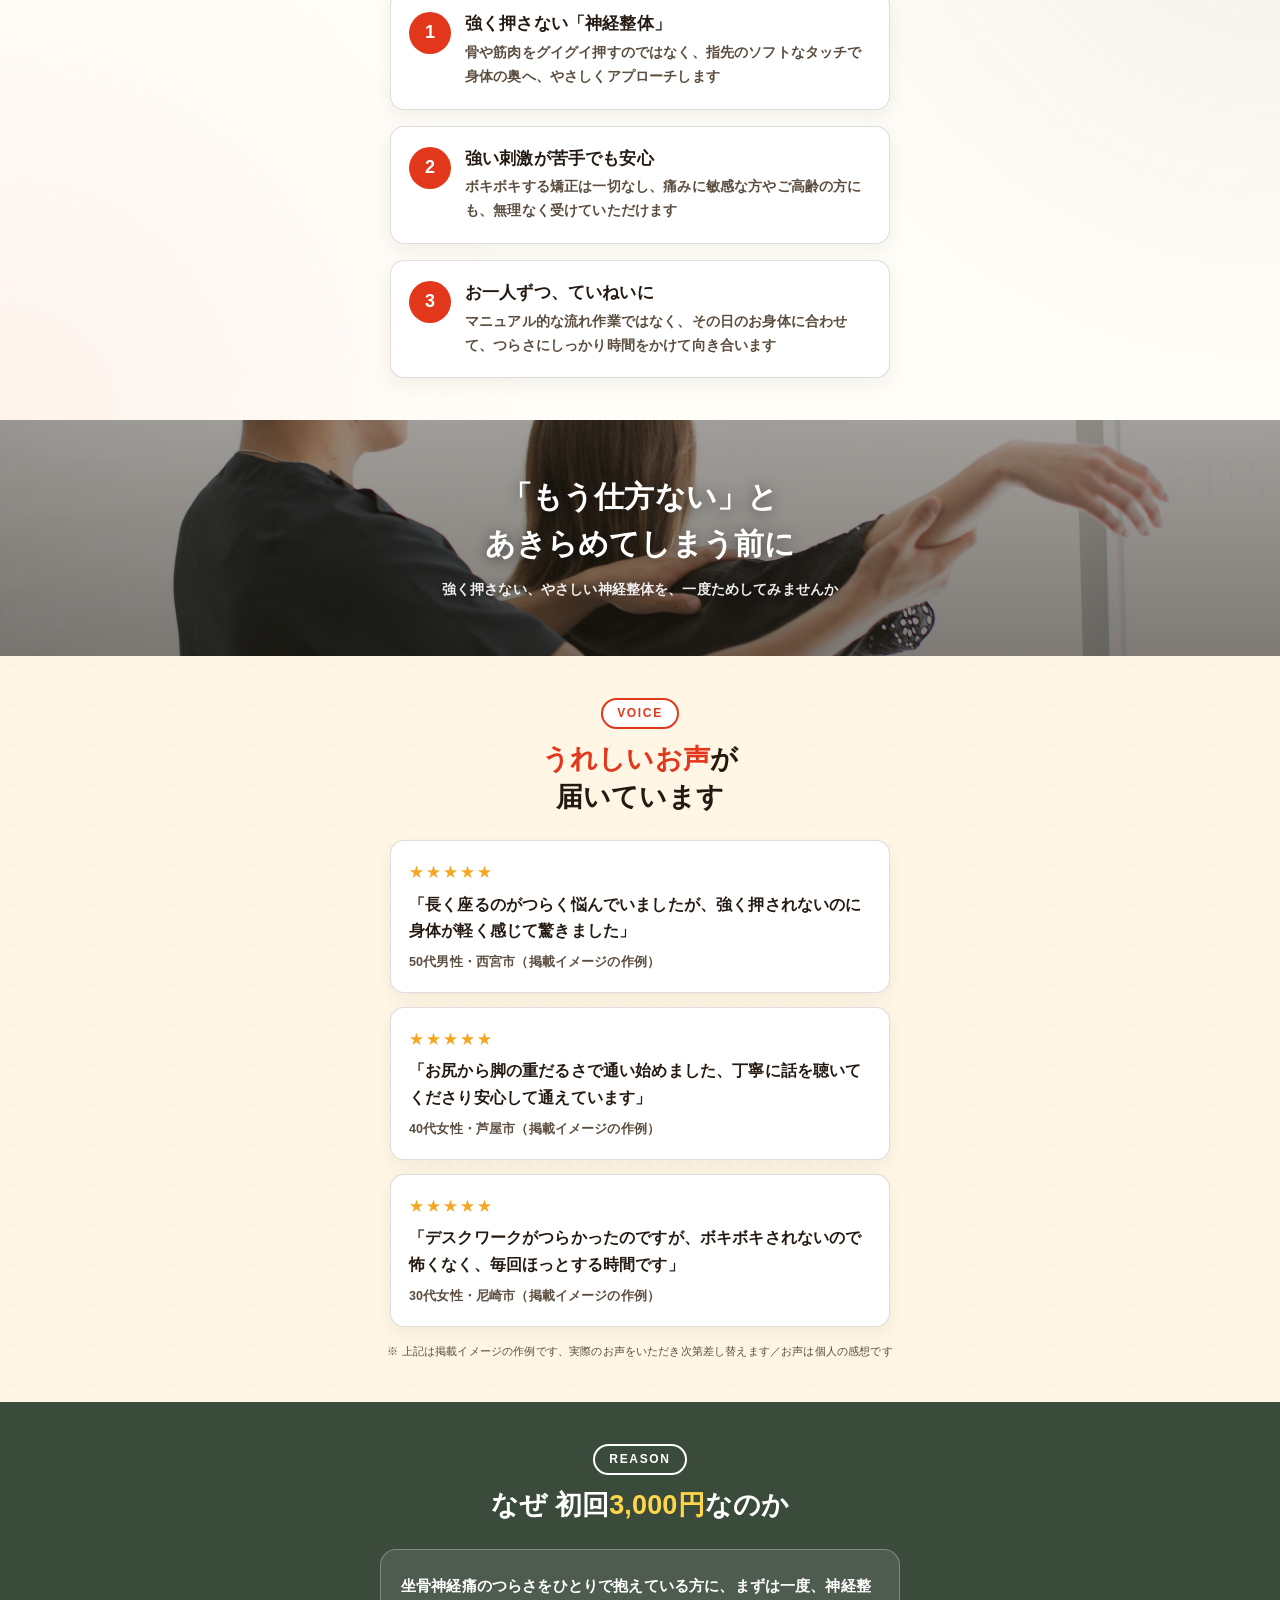
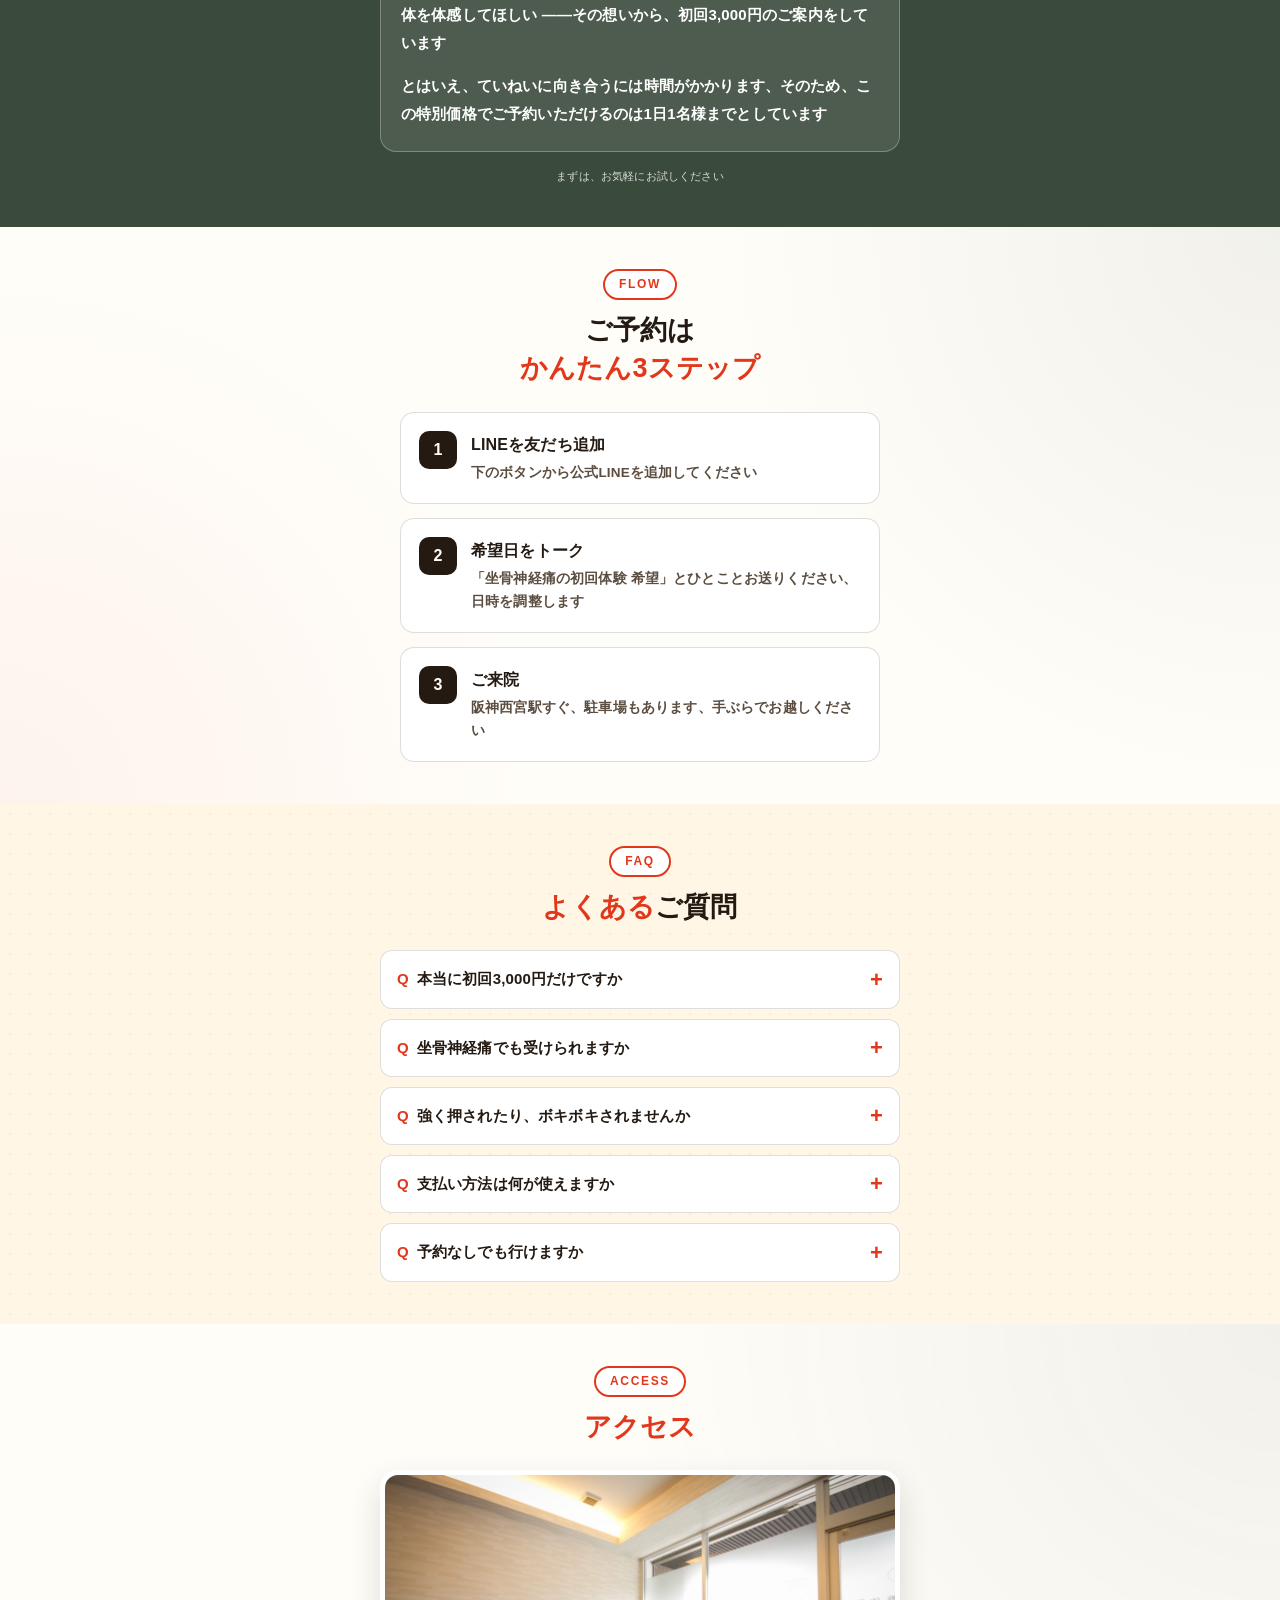
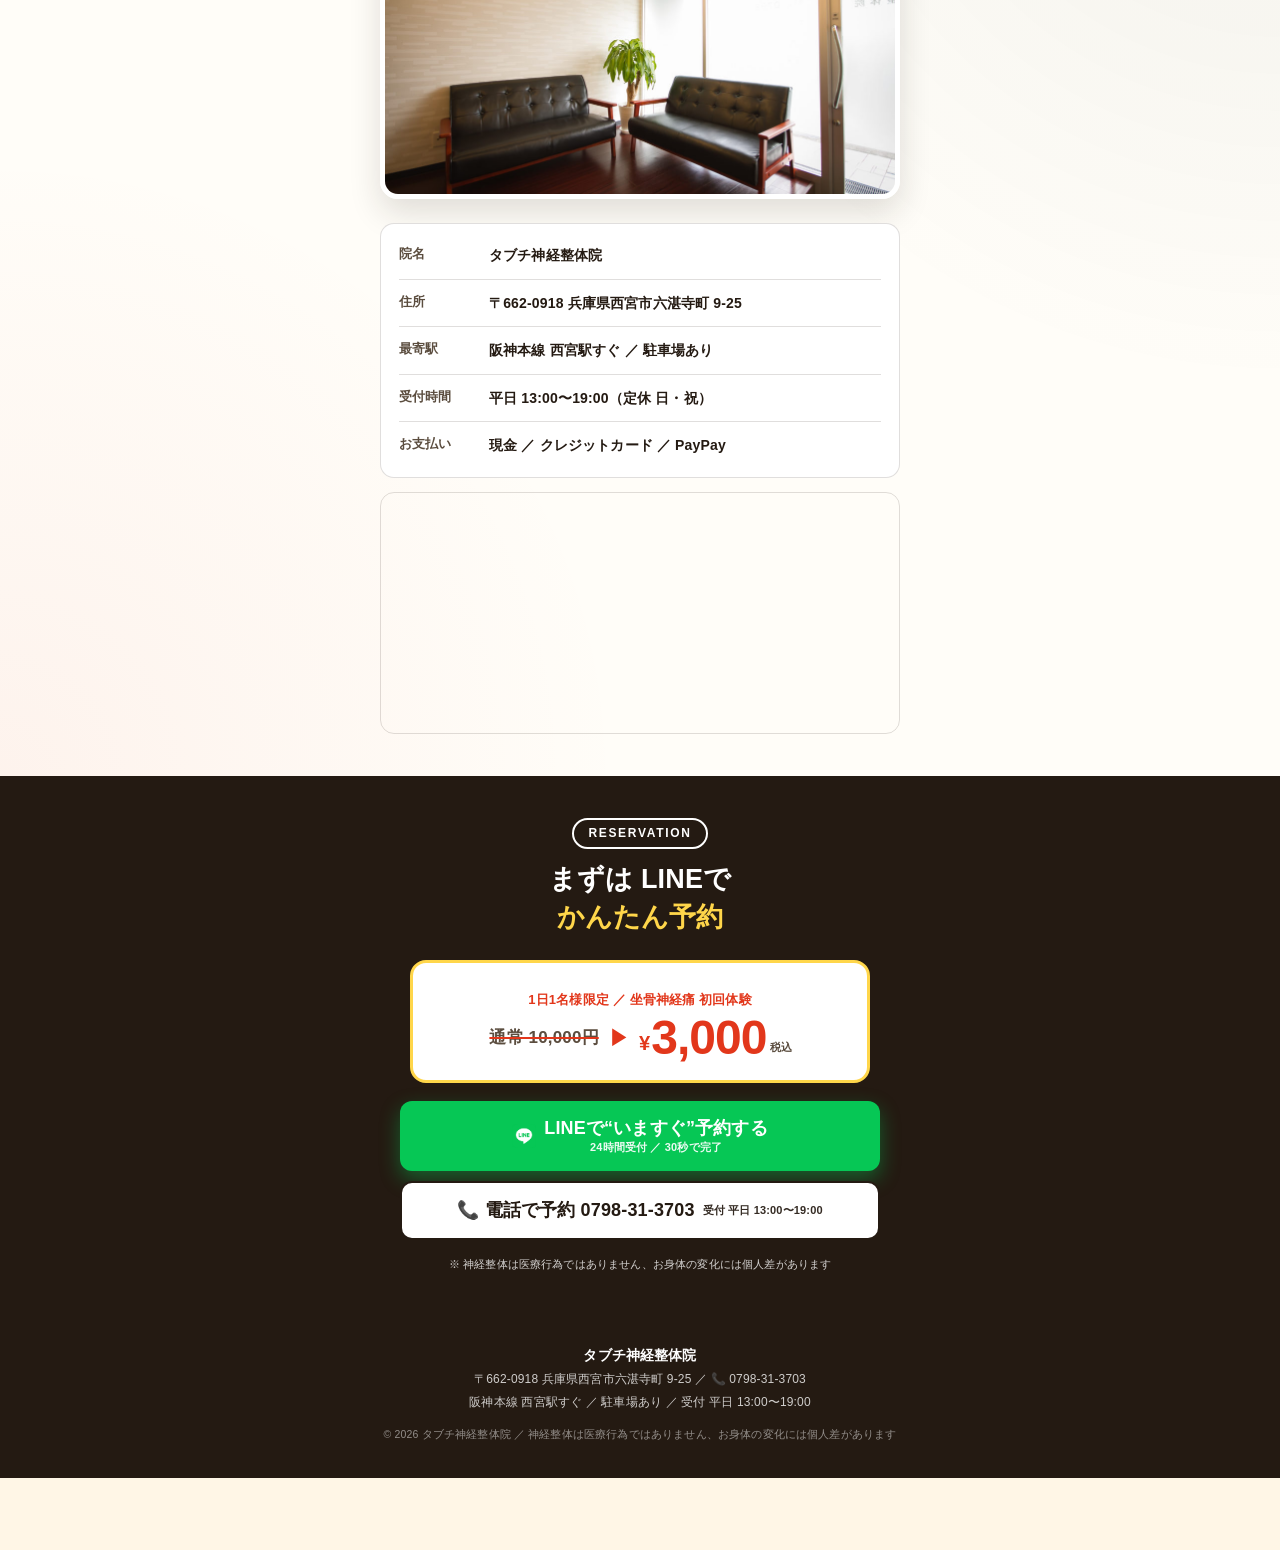
<file: lp-sciatica.html>
<!DOCTYPE html>
<html lang="ja">
<head>
<meta charset="UTF-8">
<meta name="viewport" content="width=device-width, initial-scale=1.0">
<meta name="description" content="【1日1名様限定】坐骨神経痛のつらさに、強く押さない神経整体。1日1名様限定で初回10,000円→3,000円。西宮市・阪神西宮駅すぐ・駐車場あり、LINEで30秒予約">
<meta name="robots" content="noindex">
<title>【1日1名様・初回3,000円】坐骨神経痛のお悩みに｜タブチ神経整体院（西宮）</title>
<link rel="stylesheet" href="lp.css">
</head>
<body>

<!-- ミニバー（ナビなし） -->
<div class="lp-bar">
  <div class="lp-bar-in">
    <span class="lp-logo"><b>タブチ神経整体院</b><small>西宮市・阪神西宮駅すぐ</small></span>
    <a href="tel:0798-31-3703" class="lp-bar-tel">📞 0798-31-3703</a>
  </div>
</div>

<!-- ===== ヒーロー（ファーストビュー） ===== -->
<section class="hero">
  <div class="hero-photo">
    <img src="images/lp-hero.jpg" alt="坐骨神経痛の施術を行う整体師">
  </div>
  <div class="wrap">
    <p class="hero-area">兵庫県西宮市 ／ 阪神西宮駅すぐ ／ 駐車場あり</p>
    <h1 class="hero-h1">その坐骨神経痛の<br><span class="hl">痛み・シビレ</span><br><span class="big">もう がまんしないで</span></h1>
    <p class="hero-sub">強く押さない神経整体を、一度お試しください<br><small>お尻から脚の重だるさ・つらさに、やさしく向き合います</small></p>

    <div class="offer">
      <span class="offer-badge">1日 1名様 限定</span>
      <p class="offer-head">坐骨神経痛 初回体験</p>
      <div class="offer-row">
        <span class="offer-was">通常 10,000円</span>
        <span class="offer-arrow">▶</span>
        <span class="offer-now"><span class="yen">¥</span>3,000<span class="tax">税込</span></span>
      </div>
      <p class="offer-note">※ この特別価格は1日1名様限定、ご予約はお早めに</p>
    </div>

    <div class="hero-cta">
      <a href="https://lin.ee/Or1Urb0" class="btn btn-line" target="_blank" rel="noopener">
        <img src="images/line-logo.png" alt="" class="ico">
        <span>LINEで“いますぐ”予約する<small>24時間受付 ／ 30秒で完了</small></span>
      </a>
      <a href="tel:0798-31-3703" class="btn btn-tel">📞 電話で予約 0798-31-3703<small>受付 平日 13:00〜19:00</small></a>
    </div>

    <div class="trust">
      <span>2019年開業</span>
      <span>駅すぐ・駐車場あり</span>
      <span>強い刺激なし</span>
    </div>
  </div>
</section>

<!-- ===== お悩みチェック ===== -->
<section class="sec sec-cream">
  <div class="wrap">
    <div class="sec-head rv">
      <span class="lead-label">CHECK</span>
      <h2 class="sec-title">こんな坐骨神経痛のつらさ<br><span class="em-red">ありませんか</span></h2>
    </div>
    <ul class="check-list">
      <li class="rv"><span class="ck">✓</span>お尻から太もも・ふくらはぎが重だるい</li>
      <li class="rv"><span class="ck">✓</span>長く座っていると、つらくて動きたくなる</li>
      <li class="rv"><span class="ck">✓</span>前かがみや中腰の姿勢が、つらい</li>
      <li class="rv"><span class="ck">✓</span>歩くと、脚にしびれるような感覚が出る</li>
      <li class="rv"><span class="ck">✓</span>マッサージに行っても、すぐぶり返す</li>
      <li class="rv"><span class="ck">✓</span>強くもまれるのは、できれば避けたい</li>
    </ul>
    <p class="check-bridge rv">ひとつでも当てはまるなら<br><span class="em-mark">いちど当院の神経整体へ</span></p>
  </div>
</section>

<!-- ===== 神経整体とは ===== -->
<section class="sec sec-paper">
  <div class="wrap">
    <div class="sec-head rv">
      <span class="lead-label">METHOD</span>
      <h2 class="sec-title">そもそも<br><span class="em-red">神経整体</span>とは</h2>
    </div>
    <figure class="media-figure rv">
      <img src="images/hero-treatment.png" alt="ソフトなタッチでおこなう神経整体の施術" loading="lazy">
    </figure>
    <div class="method-body rv">
      <p>神経整体は、筋肉や骨格を<strong>強く押したり、ボキボキ矯正したりしない</strong>整体です</p>
      <p>私たちの身体は、脳からの信号が<strong>神経</strong>を通じて伝わることで動いています、日々のクセや疲れ、ストレスで、その伝わりがスムーズでなくなることがあります</p>
      <p>そこで神経整体は、つらい場所だけでなく<strong>身体全体のつながり</strong>を見ながら、やさしい刺激で、身体が本来持っている整う力を引き出していきます</p>
    </div>
    <ul class="method-points rv">
      <li><span class="pt">✓</span>強く押さない、ボキボキしない、やさしい整体</li>
      <li><span class="pt">✓</span>骨や筋肉ではなく「神経」の働きに着目</li>
      <li><span class="pt">✓</span>つらい場所だけでなく、身体全体のバランスを整える</li>
    </ul>
    <p class="method-note">※ 神経整体は医療行為ではありません、お身体の変化には個人差があります</p>
  </div>
</section>

<!-- ===== 選ばれる理由 ===== -->
<section class="sec sec-paper">
  <div class="wrap">
    <div class="sec-head rv">
      <span class="lead-label">REASON</span>
      <h2 class="sec-title">西宮で<span class="em-red">選ばれて</span>いる<br>3つの理由</h2>
    </div>
    <div class="reason">
      <div class="reason-card rv">
        <span class="reason-no">1</span>
        <div><h3>強く押さない「神経整体」</h3><p>骨や筋肉をグイグイ押すのではなく、指先のソフトなタッチで身体の奥へ、やさしくアプローチします</p></div>
      </div>
      <div class="reason-card rv">
        <span class="reason-no">2</span>
        <div><h3>強い刺激が苦手でも安心</h3><p>ボキボキする矯正は一切なし、痛みに敏感な方やご高齢の方にも、無理なく受けていただけます</p></div>
      </div>
      <div class="reason-card rv">
        <span class="reason-no">3</span>
        <div><h3>お一人ずつ、ていねいに</h3><p>マニュアル的な流れ作業ではなく、その日のお身体に合わせて、つらさにしっかり時間をかけて向き合います</p></div>
      </div>
    </div>
  </div>
</section>

<!-- ===== 写真バンド（区切り） ===== -->
<section class="lp-band">
  <img src="images/concept-band.jpg" alt="神経整体の施術風景" loading="lazy">
  <div class="band-txt">
    <h2>「もう仕方ない」と<br>あきらめてしまう前に</h2>
    <p>強く押さない、やさしい神経整体を、一度ためしてみませんか</p>
  </div>
</section>

<!-- ===== お客様の声 ===== -->
<section class="sec sec-cream">
  <div class="wrap">
    <div class="sec-head rv">
      <span class="lead-label">VOICE</span>
      <h2 class="sec-title"><span class="em-red">うれしいお声</span>が<br>届いています</h2>
    </div>
    <div class="voice">
      <div class="voice-card rv"><p class="stars">★★★★★</p><p class="q">「長く座るのがつらく悩んでいましたが、強く押されないのに身体が軽く感じて驚きました」</p><p class="who">50代男性・西宮市（掲載イメージの作例）</p></div>
      <div class="voice-card rv"><p class="stars">★★★★★</p><p class="q">「お尻から脚の重だるさで通い始めました、丁寧に話を聴いてくださり安心して通えています」</p><p class="who">40代女性・芦屋市（掲載イメージの作例）</p></div>
      <div class="voice-card rv"><p class="stars">★★★★★</p><p class="q">「デスクワークがつらかったのですが、ボキボキされないので怖くなく、毎回ほっとする時間です」</p><p class="who">30代女性・尼崎市（掲載イメージの作例）</p></div>
    </div>
    <p class="note">※ 上記は掲載イメージの作例です、実際のお声をいただき次第差し替えます／お声は個人の感想です</p>
  </div>
</section>

<!-- ===== なぜ3,000円なのか＋安心 ===== -->
<section class="sec sec-red">
  <div class="wrap">
    <div class="sec-head rv">
      <span class="lead-label">REASON</span>
      <h2 class="sec-title">なぜ 初回<span class="em-red">3,000円</span>なのか</h2>
    </div>
    <div class="why-box rv">
      <p>坐骨神経痛のつらさをひとりで抱えている方に、<strong>まずは一度、神経整体を体感してほしい</strong> ——その想いから、初回3,000円のご案内をしています</p>
      <p>とはいえ、ていねいに向き合うには時間がかかります、そのため、<strong>この特別価格でご予約いただけるのは1日1名様まで</strong>としています</p>
    </div>
    <p class="note">まずは、お気軽にお試しください</p>
  </div>
</section>

<!-- ===== ご予約3ステップ ===== -->
<section class="sec sec-paper">
  <div class="wrap">
    <div class="sec-head rv">
      <span class="lead-label">FLOW</span>
      <h2 class="sec-title">ご予約は<br><span class="em-red">かんたん3ステップ</span></h2>
    </div>
    <div class="steps">
      <div class="step rv"><span class="step-no">1</span><div><h3>LINEを友だち追加</h3><p>下のボタンから公式LINEを追加してください</p></div></div>
      <div class="step rv"><span class="step-no">2</span><div><h3>希望日をトーク</h3><p>「坐骨神経痛の初回体験 希望」とひとことお送りください、日時を調整します</p></div></div>
      <div class="step rv"><span class="step-no">3</span><div><h3>ご来院</h3><p>阪神西宮駅すぐ、駐車場もあります、手ぶらでお越しください</p></div></div>
    </div>
  </div>
</section>

<!-- ===== FAQ ===== -->
<section class="sec sec-cream">
  <div class="wrap">
    <div class="sec-head rv">
      <span class="lead-label">FAQ</span>
      <h2 class="sec-title"><span class="em-red">よくある</span>ご質問</h2>
    </div>
    <div class="faq">
      <details class="rv"><summary>本当に初回3,000円だけですか</summary><p class="a">はい、初回体験は3,000円（税込）のみです</p></details>
      <details class="rv"><summary>坐骨神経痛でも受けられますか</summary><p class="a">坐骨神経痛でお悩みの方も多くご来院されています、まずカウンセリングでお身体の状態をうかがい、お一人ずつに合わせてソフトに施術します、気になる場合は医療機関の受診もあわせてご検討ください</p></details>
      <details class="rv"><summary>強く押されたり、ボキボキされませんか</summary><p class="a">強い圧や、関節を鳴らす矯正は一切いたしません、ソフトなタッチでおこないます</p></details>
      <details class="rv"><summary>支払い方法は何が使えますか</summary><p class="a">現金・クレジットカード・PayPay がご利用いただけます</p></details>
      <details class="rv"><summary>予約なしでも行けますか</summary><p class="a">この特別価格は1日1名様限定のため、ご予約をお願いしています、LINEまたはお電話が確実です</p></details>
    </div>
  </div>
</section>

<!-- ===== アクセス ===== -->
<section class="sec sec-paper">
  <div class="wrap">
    <div class="sec-head rv">
      <span class="lead-label">ACCESS</span>
      <h2 class="sec-title"><span class="em-red">アクセス</span></h2>
    </div>
    <div class="access">
      <figure class="media-figure rv">
        <img src="images/about-clinic.jpg" alt="タブチ神経整体院の院内" loading="lazy">
      </figure>
      <dl class="rv">
        <div><dt>院名</dt><dd>タブチ神経整体院</dd></div>
        <div><dt>住所</dt><dd>〒662-0918 兵庫県西宮市六湛寺町 9-25</dd></div>
        <div><dt>最寄駅</dt><dd>阪神本線 西宮駅すぐ ／ 駐車場あり</dd></div>
        <div><dt>受付時間</dt><dd>平日 13:00〜19:00（定休 日・祝）</dd></div>
        <div><dt>お支払い</dt><dd>現金 ／ クレジットカード ／ PayPay</dd></div>
      </dl>
      <div class="access-map rv">
        <iframe src="https://www.google.com/maps?q=%E5%85%B5%E5%BA%AB%E7%9C%8C%E8%A5%BF%E5%AE%AE%E5%B8%82%E5%85%AD%E6%B9%9B%E5%AF%BA%E7%94%BA9-25&output=embed" loading="lazy" referrerpolicy="no-referrer-when-downgrade" title="タブチ神経整体院 地図"></iframe>
      </div>
    </div>
  </div>
</section>

<!-- ===== 最終CTA ===== -->
<section class="sec sec-dark">
  <div class="wrap">
    <div class="sec-head rv">
      <span class="lead-label">RESERVATION</span>
      <h2 class="sec-title">まずは LINEで<br><span class="em-red">かんたん予約</span></h2>
    </div>
    <div class="final-offer rv">
      <p class="offer-limit">1日1名様限定 ／ 坐骨神経痛 初回体験</p>
      <div class="offer-row">
        <span class="offer-was">通常 10,000円</span>
        <span class="offer-arrow">▶</span>
        <span class="offer-now"><span class="yen">¥</span>3,000<span class="tax">税込</span></span>
      </div>
    </div>
    <div class="hero-cta">
      <a href="https://lin.ee/Or1Urb0" class="btn btn-line" target="_blank" rel="noopener">
        <img src="images/line-logo.png" alt="" class="ico">
        <span>LINEで“いますぐ”予約する<small>24時間受付 ／ 30秒で完了</small></span>
      </a>
      <a href="tel:0798-31-3703" class="btn btn-tel">📞 電話で予約 0798-31-3703<small>受付 平日 13:00〜19:00</small></a>
    </div>
    <p class="note">※ 神経整体は医療行為ではありません、お身体の変化には個人差があります</p>
  </div>
</section>

<!-- フッター -->
<footer class="lp-foot">
  <b>タブチ神経整体院</b><br>
  〒662-0918 兵庫県西宮市六湛寺町 9-25 ／ 📞 0798-31-3703<br>
  阪神本線 西宮駅すぐ ／ 駐車場あり ／ 受付 平日 13:00〜19:00
  <p class="dis">© 2026 タブチ神経整体院 ／ 神経整体は医療行為ではありません、お身体の変化には個人差があります</p>
</footer>

<!-- 固定CTAバー -->
<div class="fixbar">
  <a href="tel:0798-31-3703" class="fb-tel"><span class="ico">📞</span>お電話</a>
  <a href="https://lin.ee/Or1Urb0" class="fb-line" target="_blank" rel="noopener"><img src="images/line-logo.png" alt="" class="ico">LINEで予約（初回3,000円）</a>
</div>

<script>
  (function(){
    var io=new IntersectionObserver(function(es){
      es.forEach(function(e){if(e.isIntersecting){e.target.classList.add('in');io.unobserve(e.target)}})
    },{threshold:.12,rootMargin:'0px 0px -30px 0px'});
    document.querySelectorAll('.rv').forEach(function(el){io.observe(el)});
  })();
</script>
</body>
</html>
</file>
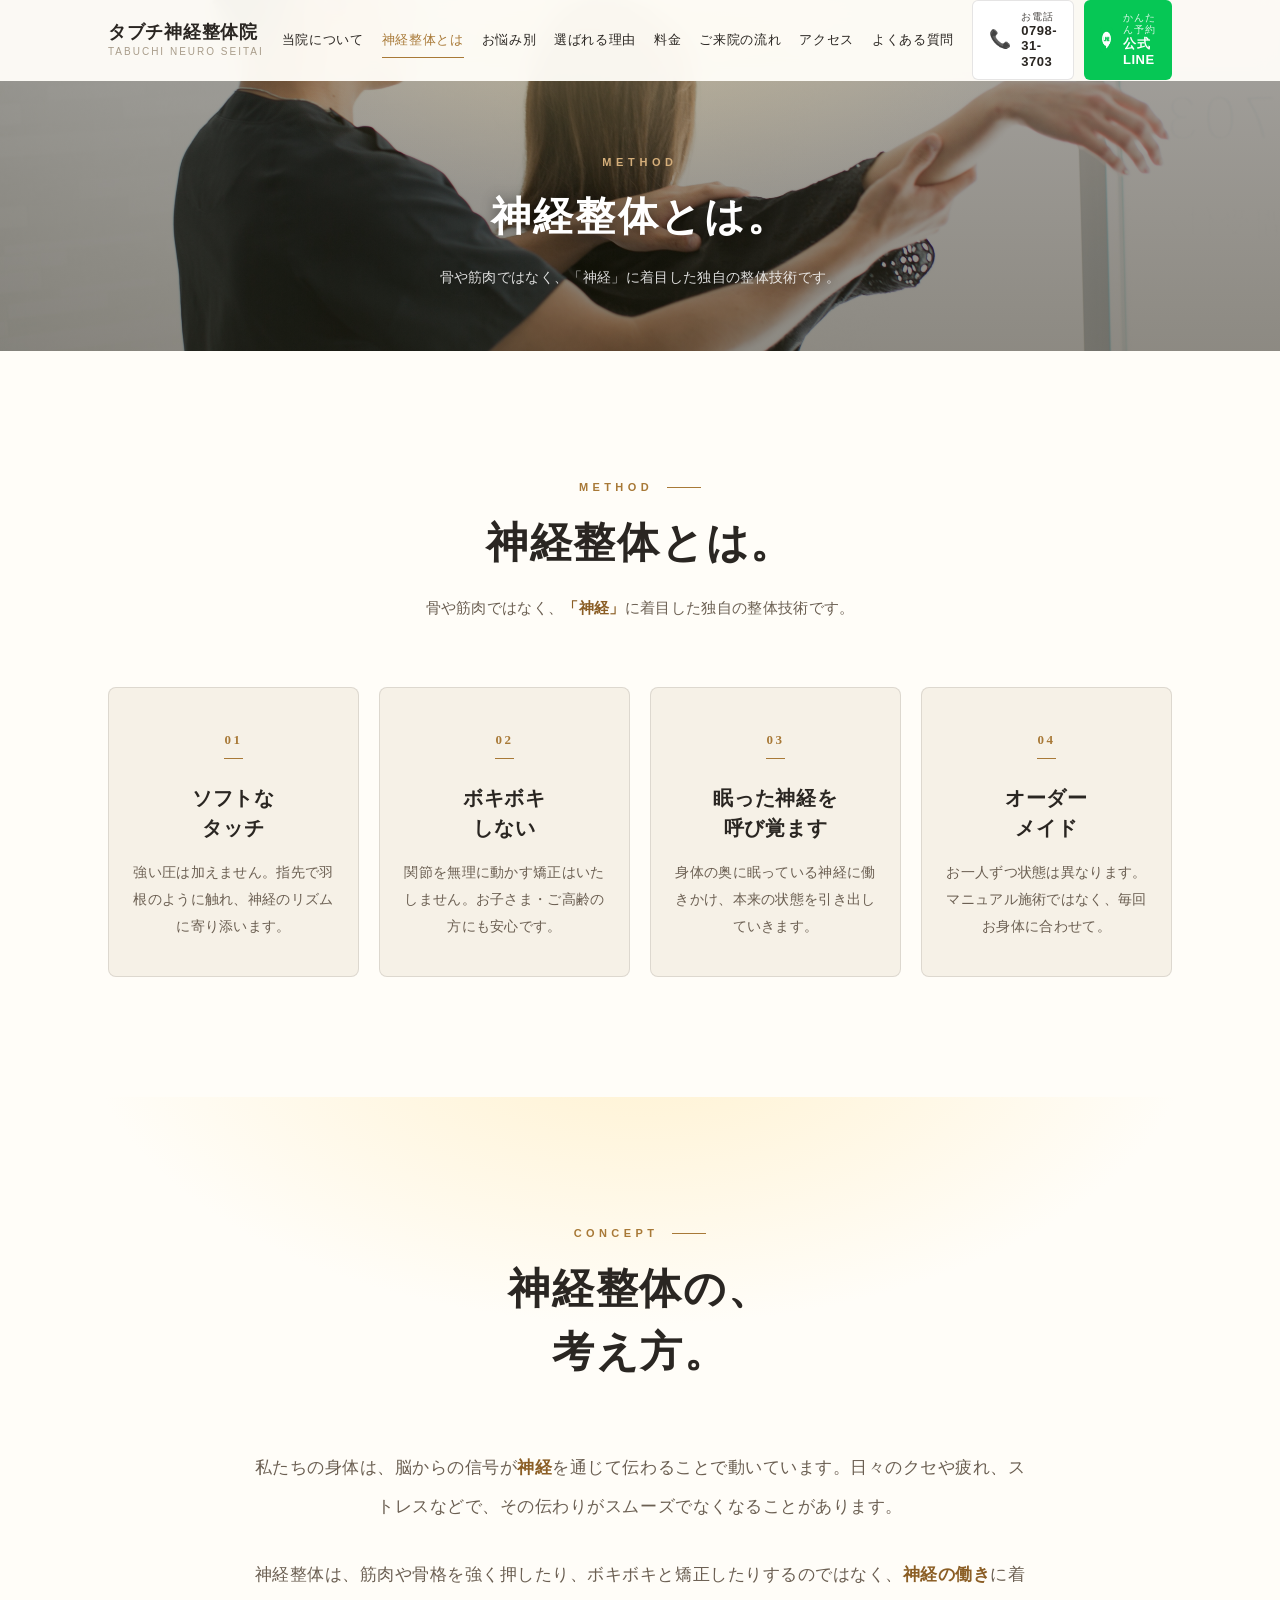
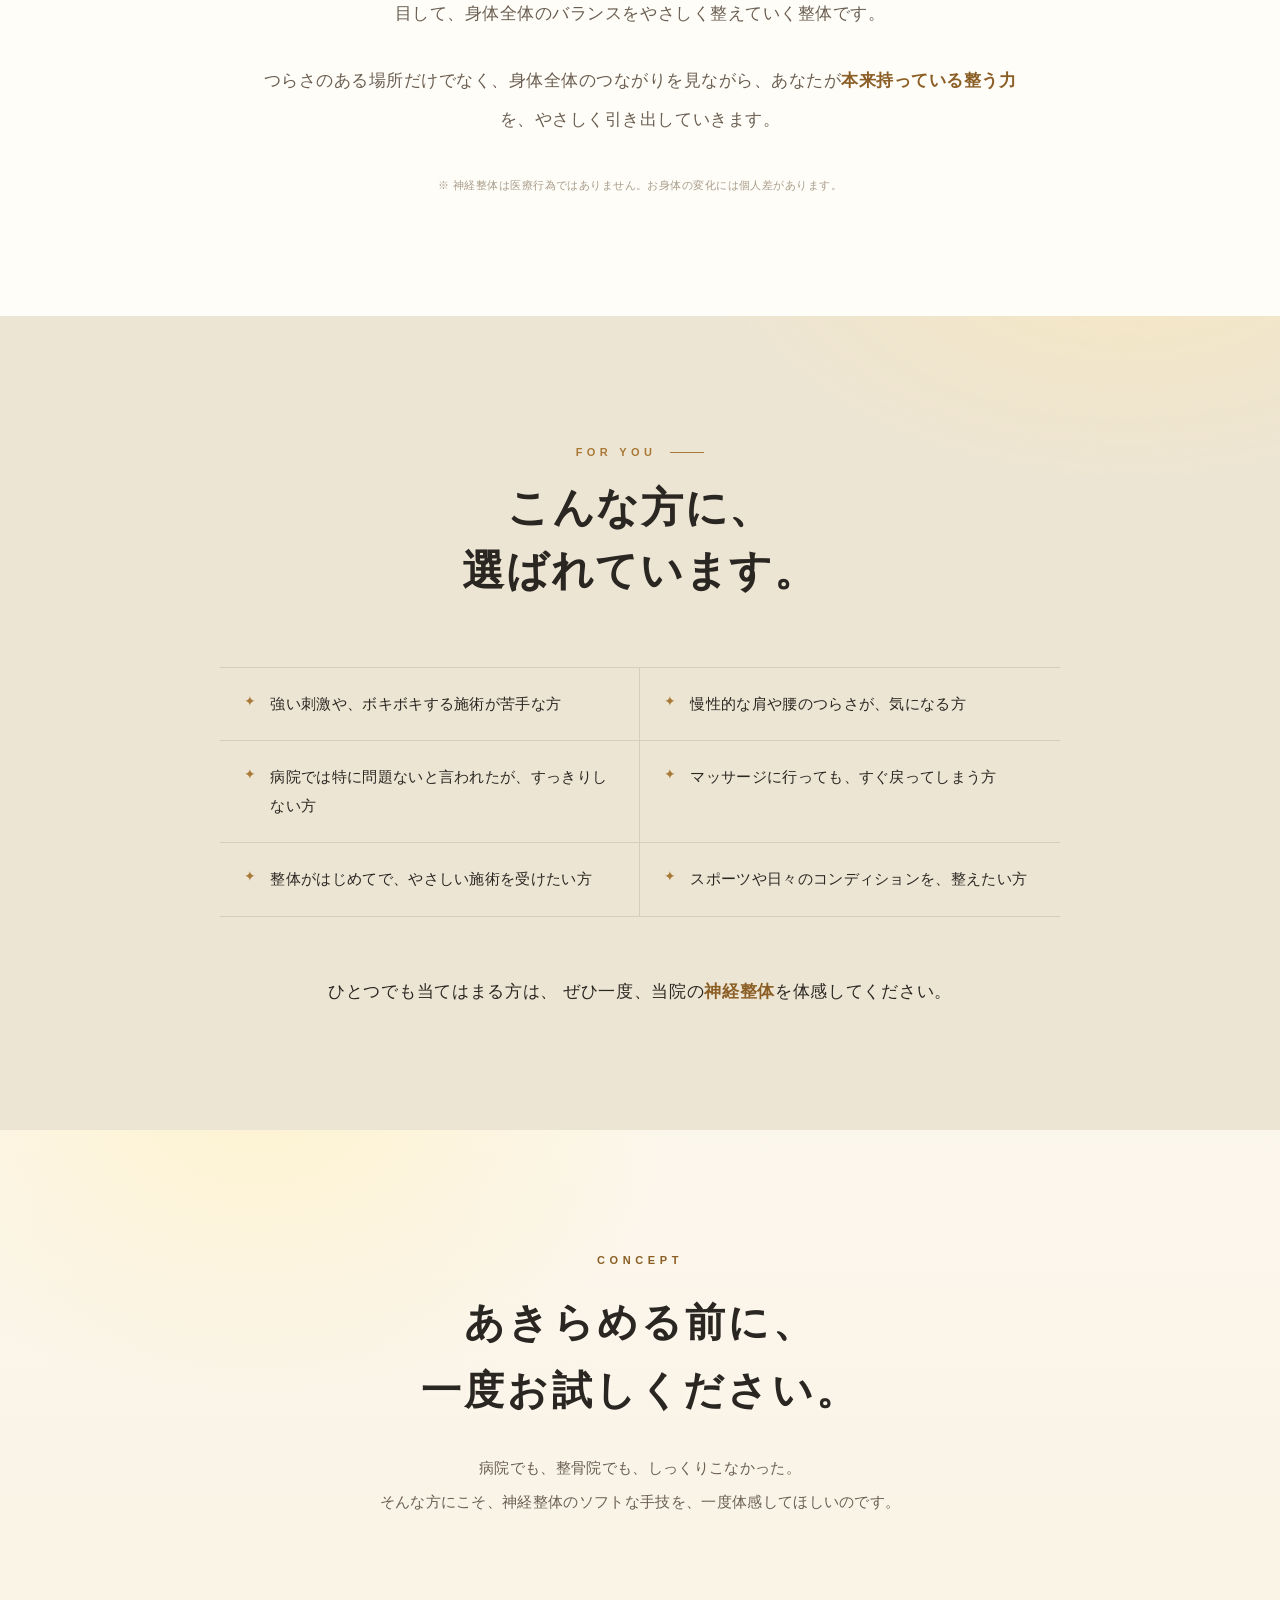
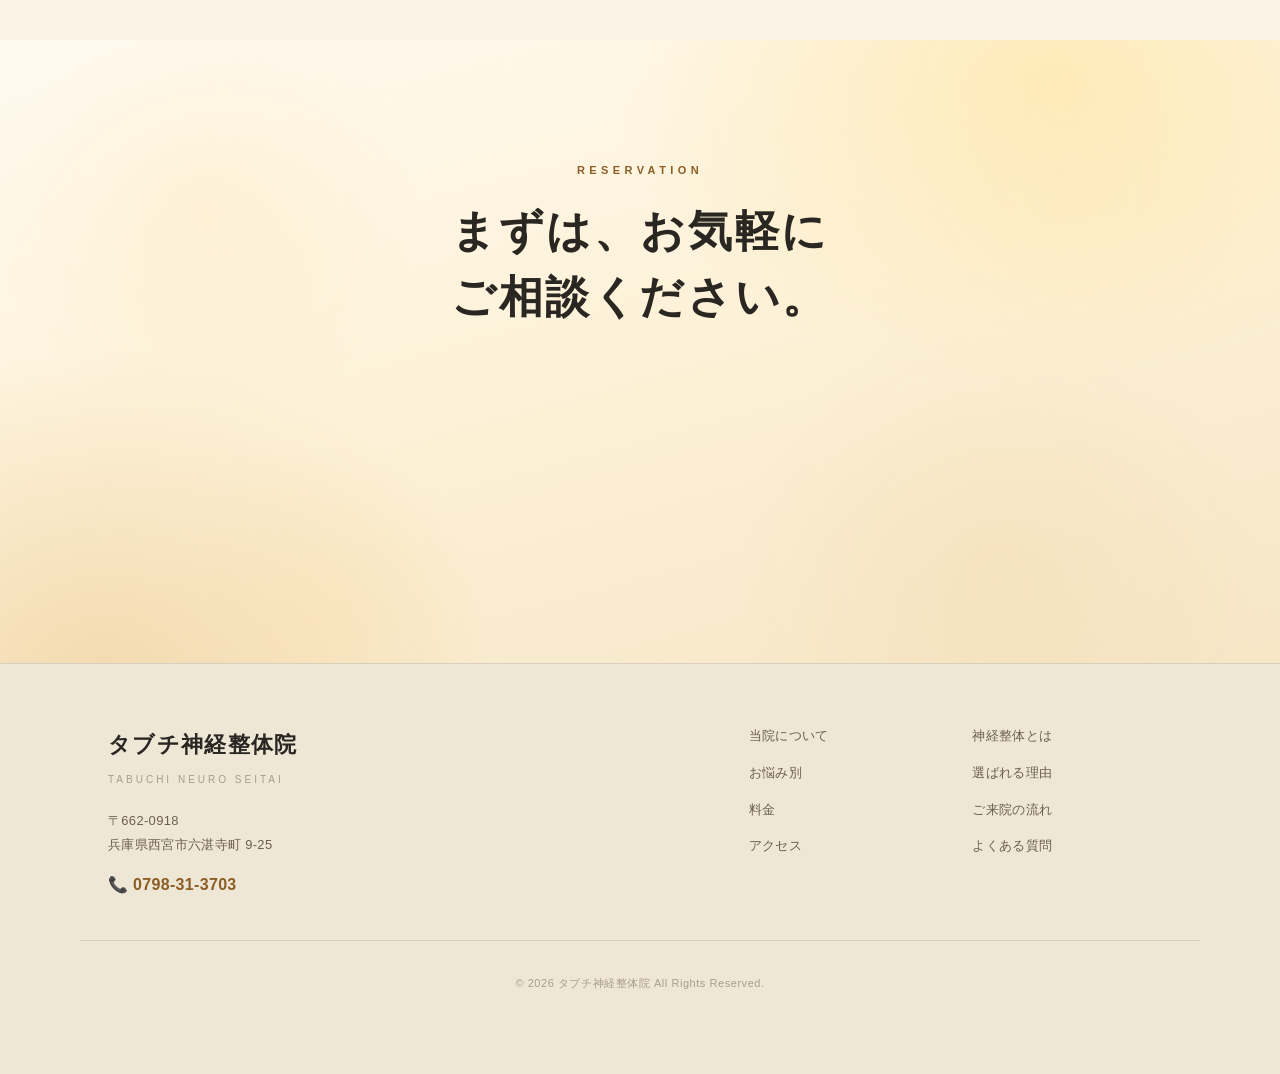
<file: method.html>
<!DOCTYPE html>
<html lang="ja">
<head>
<meta charset="UTF-8">
<meta name="viewport" content="width=device-width, initial-scale=1.0">
<meta name="description" content="骨や筋肉ではなく「神経」に着目した独自の整体技術、神経整体について。ソフトなタッチで、強い刺激が苦手な方も安心です。">
<title>神経整体とは｜タブチ神経整体院</title>
<link rel="stylesheet" href="style.css">
</head>
<body>
<!-- ========== HEADER ========== -->
<header class="site-header" id="siteHeader">
  <div class="container header-inner">
    <a href="index.html" class="logo">
      <span class="logo-text">
        <span class="logo-name">タブチ神経整体院</span>
        <span class="logo-sub">TABUCHI NEURO SEITAI</span>
      </span>
    </a>
    <nav class="nav" id="siteNav" aria-label="メインナビ">
      <a href="about.html">当院について</a>
      <a href="method.html" aria-current="page">神経整体とは</a>
      <a href="nayami.html">お悩み別</a>
      <a href="reasons.html">選ばれる理由</a>
      <a href="price.html">料金</a>
      <a href="flow.html">ご来院の流れ</a>
      <a href="access.html">アクセス</a>
      <a href="faq.html">よくある質問</a>
    </nav>
    <button class="nav-toggle" id="navToggle" aria-label="メニューを開く" aria-expanded="false" aria-controls="siteNav">
      <span></span><span></span><span></span>
    </button>
    <div class="header-cta">
      <a href="tel:0798-31-3703" class="hcta hcta-tel" aria-label="電話する">
        <span class="hcta-icon">📞</span>
        <span class="hcta-text"><span class="hcta-label">お電話</span><span class="hcta-num">0798-31-3703</span></span>
      </a>
      <a href="https://lin.ee/Or1Urb0" class="hcta hcta-line" target="_blank" rel="noopener">
        <span class="hcta-icon"><img src="images/line-logo.png" alt="LINE" class="line-ico"></span>
        <span class="hcta-text"><span class="hcta-label">かんたん予約</span><span class="hcta-num">公式LINE</span></span>
      </a>
    </div>
  </div>
</header>

<main id="top">

  <section class="page-hero">
    <div class="page-hero-media" aria-hidden="true"></div>
    <div class="container">
      <p class="ph-en reveal">METHOD</p>
      <h1 class="reveal">神経整体とは。</h1>
      <p class="ph-lead reveal">骨や筋肉ではなく、「神経」に着目した独自の整体技術です。</p>
    </div>
  </section>

  <!-- METHOD -->
  <section class="method" id="method">
    <div class="container">
      <header class="section-head center reveal">
        <p class="sec-en">METHOD</p>
        <h2 class="sec-title">神経整体とは。</h2>
        <p class="sec-lead">骨や筋肉ではなく、<strong>「神経」</strong>に着目した独自の整体技術です。</p>
      </header>
      <div class="method-grid">
        <article class="method-card reveal"><span class="m-num">01</span><h3>ソフトな<br>タッチ</h3><p>強い圧は加えません。指先で羽根のように触れ、神経のリズムに寄り添います。</p></article>
        <article class="method-card reveal"><span class="m-num">02</span><h3>ボキボキ<br>しない</h3><p>関節を無理に動かす矯正はいたしません。お子さま・ご高齢の方にも安心です。</p></article>
        <article class="method-card reveal"><span class="m-num">03</span><h3>眠った神経を<br>呼び覚ます</h3><p>身体の奥に眠っている神経に働きかけ、本来の状態を引き出していきます。</p></article>
        <article class="method-card reveal"><span class="m-num">04</span><h3>オーダー<br>メイド</h3><p>お一人ずつ状態は異なります。マニュアル施術ではなく、毎回お身体に合わせて。</p></article>
      </div>
    </div>
  </section>

  <!-- 神経整体の考え方 -->
  <section class="message" id="concept">
    <div class="container message-inner">
      <header class="section-head center reveal">
        <p class="sec-en">CONCEPT</p>
        <h2 class="sec-title">神経整体の、<br>考え方。</h2>
      </header>
      <div class="message-body">
        <p class="reveal">私たちの身体は、脳からの信号が<strong>神経</strong>を通じて伝わることで動いています。日々のクセや疲れ、ストレスなどで、その伝わりがスムーズでなくなることがあります。</p>
        <p class="reveal">神経整体は、筋肉や骨格を強く押したり、ボキボキと矯正したりするのではなく、<strong>神経の働き</strong>に着目して、身体全体のバランスをやさしく整えていく整体です。</p>
        <p class="reveal">つらさのある場所だけでなく、身体全体のつながりを見ながら、あなたが<strong>本来持っている整う力</strong>を、やさしく引き出していきます。</p>
      </div>
      <p class="message-note reveal">※ 神経整体は医療行為ではありません。お身体の変化には個人差があります。</p>
    </div>
  </section>

  <!-- こんな方に -->
  <section class="troubles" id="foryou">
    <div class="container">
      <header class="section-head center reveal">
        <p class="sec-en">FOR YOU</p>
        <h2 class="sec-title">こんな方に、<br>選ばれています。</h2>
      </header>
      <ul class="trouble-list">
        <li class="reveal"><span class="t-mark">✦</span>強い刺激や、ボキボキする施術が苦手な方</li>
        <li class="reveal"><span class="t-mark">✦</span>慢性的な肩や腰のつらさが、気になる方</li>
        <li class="reveal"><span class="t-mark">✦</span>病院では特に問題ないと言われたが、すっきりしない方</li>
        <li class="reveal"><span class="t-mark">✦</span>マッサージに行っても、すぐ戻ってしまう方</li>
        <li class="reveal"><span class="t-mark">✦</span>整体がはじめてで、やさしい施術を受けたい方</li>
        <li class="reveal"><span class="t-mark">✦</span>スポーツや日々のコンディションを、整えたい方</li>
      </ul>
      <p class="trouble-bridge reveal">
        ひとつでも当てはまる方は、<br class="sp-only">
        ぜひ一度、当院の<strong>神経整体</strong>を体感してください。
      </p>
    </div>
  </section>

  <!-- CONCEPT BAND -->
  <section class="band" aria-label="コンセプト">
    <div class="band-media" aria-hidden="true"></div>
    <div class="band-inner reveal">
      <p class="band-en">CONCEPT</p>
      <h2 class="band-title">あきらめる前に、<br>一度お試しください。</h2>
      <p class="band-text">
        病院でも、整骨院でも、しっくりこなかった。<br>
        そんな方にこそ、神経整体のソフトな手技を、一度体感してほしいのです。
      </p>
    </div>
  </section>

  <!-- CTA -->
  <section class="cta" id="contact">
    <div class="cta-media" aria-hidden="true"></div>
    <div class="container cta-inner">
      <p class="cta-en reveal">RESERVATION</p>
      <h2 class="cta-title reveal">まずは、お気軽に<br>ご相談ください。</h2>
      <p class="cta-lead reveal">はじめての方は、初回限定 <strong>¥5,000</strong> でご体験いただけます。<br>ご予約・ご相談は、公式LINE または お電話で。</p>
      <div class="cta-btns reveal">
        <a href="https://lin.ee/Or1Urb0" class="btn btn-gold btn-lg" target="_blank" rel="noopener">公式LINEで予約する <span class="arrow" aria-hidden="true">→</span></a>
        <a href="tel:0798-31-3703" class="btn btn-ghost-light btn-lg">📞 0798-31-3703</a>
      </div>
    </div>
  </section>
</main>

<!-- ========== FOOTER ========== -->
<footer class="site-footer">
  <div class="container footer-inner">
    <div class="footer-brand">
      <p class="footer-name">タブチ神経整体院</p>
      <p class="footer-sub">TABUCHI NEURO SEITAI</p>
      <p class="footer-addr">〒662-0918<br>兵庫県西宮市六湛寺町 9-25</p>
      <p class="footer-tel"><a href="tel:0798-31-3703">📞 0798-31-3703</a></p>
    </div>
    <nav class="footer-nav" aria-label="フッターナビ">
      <a href="about.html">当院について</a>
      <a href="method.html">神経整体とは</a>
      <a href="nayami.html">お悩み別</a>
      <a href="reasons.html">選ばれる理由</a>
      <a href="price.html">料金</a>
      <a href="flow.html">ご来院の流れ</a>
      <a href="access.html">アクセス</a>
      <a href="faq.html">よくある質問</a>
    </nav>
  </div>
  <p class="footer-copy">© 2026 タブチ神経整体院 All Rights Reserved.</p>
</footer>

<!-- ========== FIXED MOBILE CTA BAR ========== -->
<div class="mobile-cta" aria-label="お問い合わせ">
  <a href="tel:0798-31-3703" class="mcta mcta-tel">
    <span class="mcta-icon">📞</span>
    <span>お電話</span>
  </a>
  <a href="https://lin.ee/Or1Urb0" class="mcta mcta-line" target="_blank" rel="noopener">
    <span class="mcta-icon"><img src="images/line-logo.png" alt="LINE" class="line-ico"></span>
    <span>LINE予約</span>
  </a>
</div>

<script src="script.js"></script>
</body>
</html>
</file>
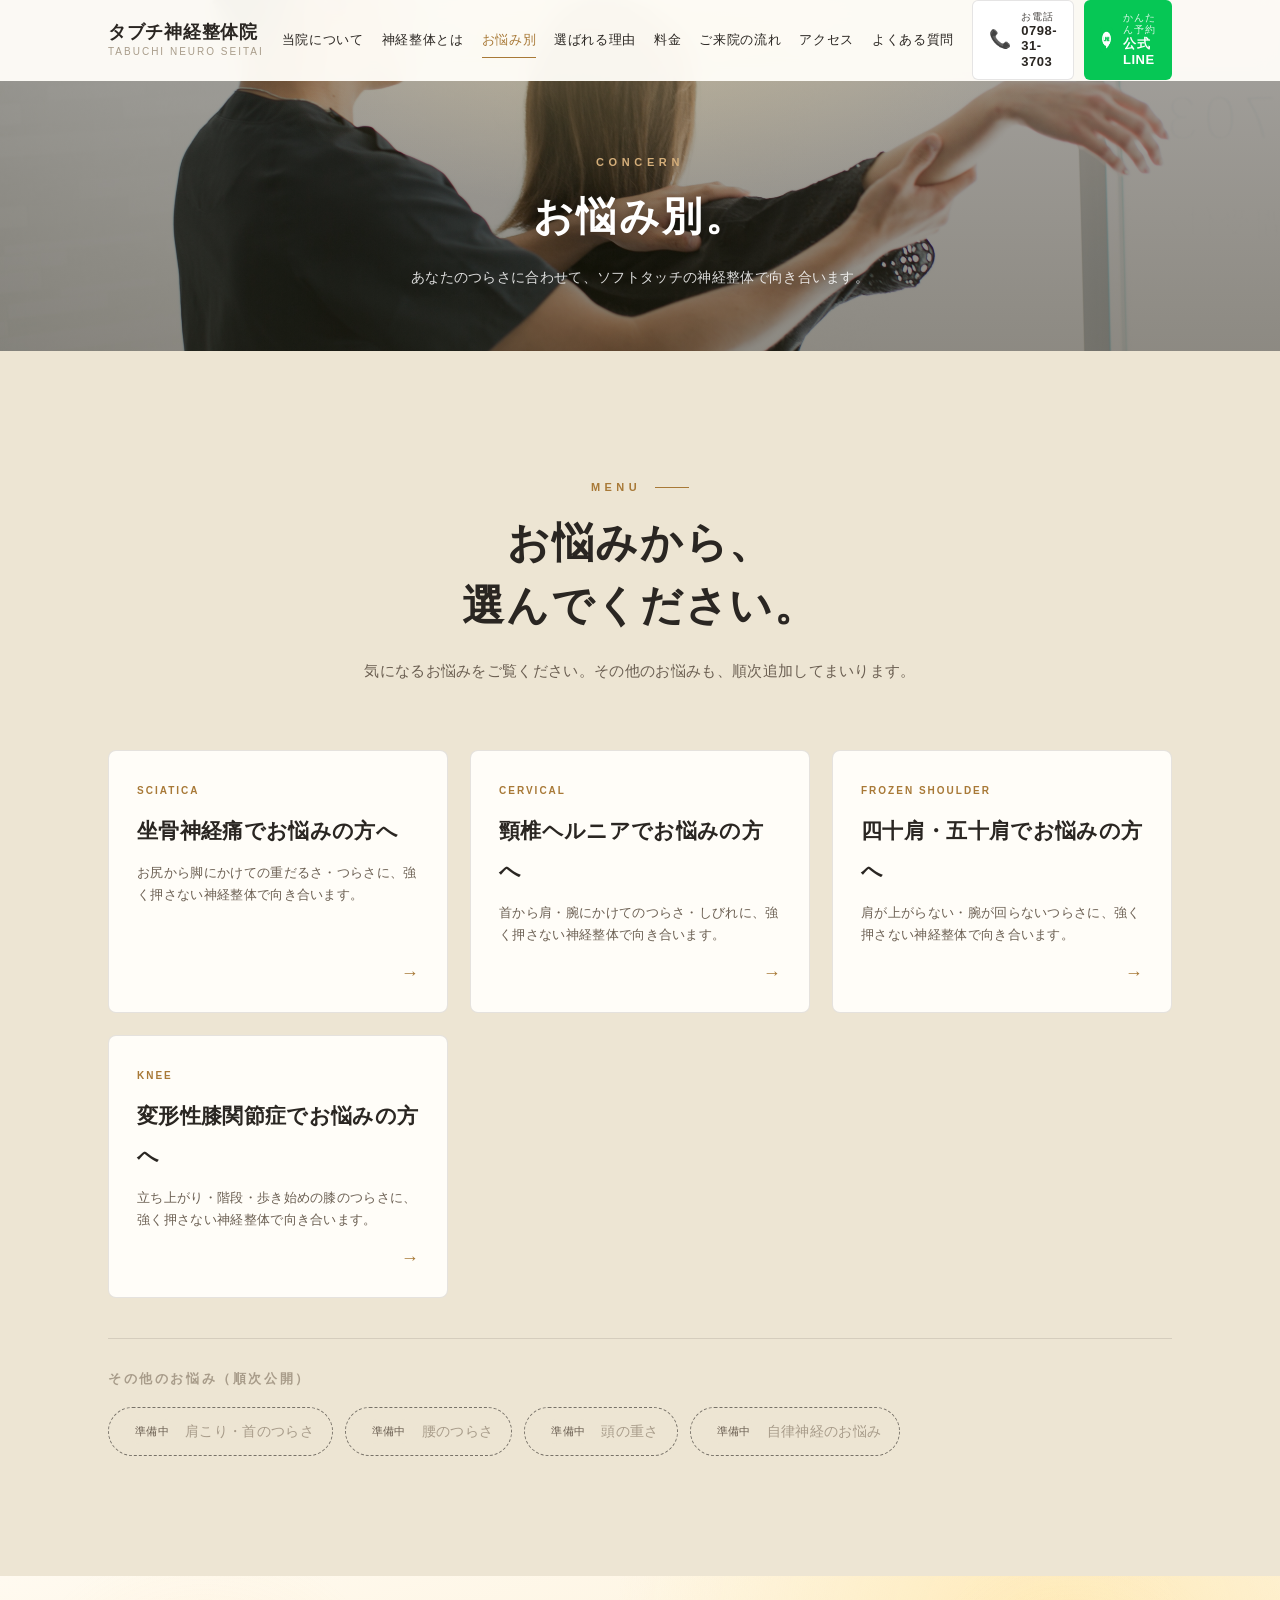
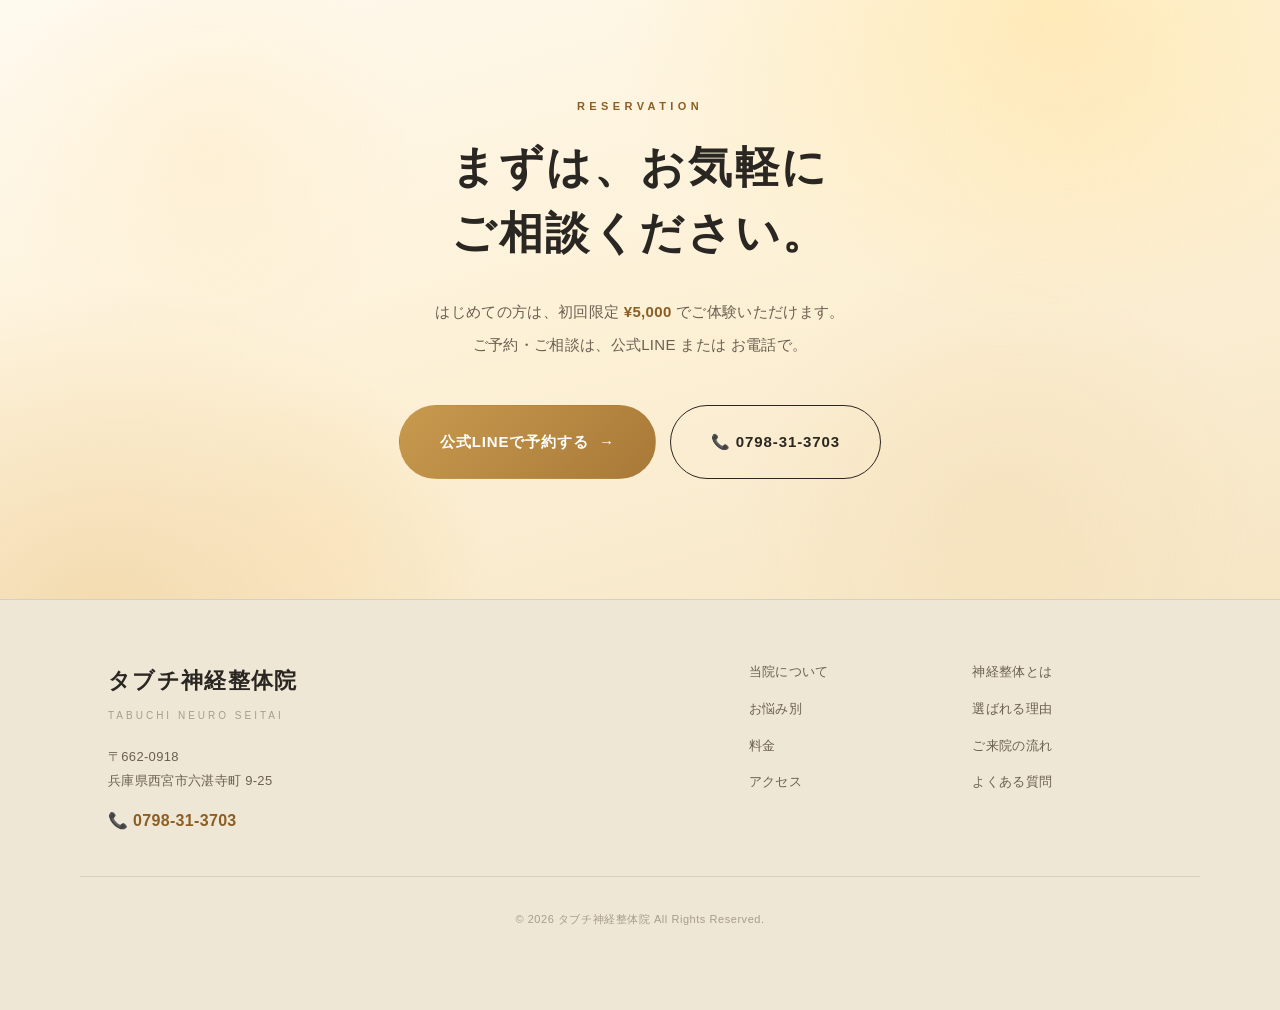
<file: nayami.html>
<!DOCTYPE html>
<html lang="ja">
<head>
<meta charset="UTF-8">
<meta name="viewport" content="width=device-width, initial-scale=1.0">
<meta name="description" content="お悩み別のご案内。坐骨神経痛をはじめ、お尻から脚のつらさや重だるさに、強く押さない・ボキボキしないソフトタッチの神経整体で向き合います。西宮市・阪神西宮駅すぐ。">
<title>お悩み別｜タブチ神経整体院｜西宮市・阪神西宮駅すぐ</title>
<link rel="stylesheet" href="style.css">
<style>
  .nayami-grid{display:grid;grid-template-columns:repeat(auto-fill,minmax(280px,1fr));gap:22px;margin-top:8px}
  .nayami-soon{margin-top:40px;padding-top:28px;border-top:1px solid var(--c-line)}
  .nayami-soon-title{font-size:13px;letter-spacing:.2em;color:var(--c-text-soft);font-weight:700;margin-bottom:16px}
  .soon-chips{display:flex;flex-wrap:wrap;gap:12px}
  .soon-chip{display:inline-flex;align-items:center;gap:8px;padding:10px 18px;border:1px dashed var(--c-line-strong);border-radius:999px;color:var(--c-text-soft);font-size:14px}
  .soon-chip::before{content:"準備中";font-size:11px;background:var(--c-bg-soft);color:var(--c-text-muted);padding:2px 8px;border-radius:999px}
</style>
</head>
<body>
<!-- ========== HEADER ========== -->
<header class="site-header" id="siteHeader">
  <div class="container header-inner">
    <a href="index.html" class="logo">
      <span class="logo-text">
        <span class="logo-name">タブチ神経整体院</span>
        <span class="logo-sub">TABUCHI NEURO SEITAI</span>
      </span>
    </a>
    <nav class="nav" id="siteNav" aria-label="メインナビ">
      <a href="about.html">当院について</a>
      <a href="method.html">神経整体とは</a>
      <a href="nayami.html" aria-current="page">お悩み別</a>
      <a href="reasons.html">選ばれる理由</a>
      <a href="price.html">料金</a>
      <a href="flow.html">ご来院の流れ</a>
      <a href="access.html">アクセス</a>
      <a href="faq.html">よくある質問</a>
    </nav>
    <button class="nav-toggle" id="navToggle" aria-label="メニューを開く" aria-expanded="false" aria-controls="siteNav">
      <span></span><span></span><span></span>
    </button>
    <div class="header-cta">
      <a href="tel:0798-31-3703" class="hcta hcta-tel" aria-label="電話する">
        <span class="hcta-icon">📞</span>
        <span class="hcta-text"><span class="hcta-label">お電話</span><span class="hcta-num">0798-31-3703</span></span>
      </a>
      <a href="https://lin.ee/Or1Urb0" class="hcta hcta-line" target="_blank" rel="noopener">
        <span class="hcta-icon"><img src="images/line-logo.png" alt="LINE" class="line-ico"></span>
        <span class="hcta-text"><span class="hcta-label">かんたん予約</span><span class="hcta-num">公式LINE</span></span>
      </a>
    </div>
  </div>
</header>

<main id="top">

  <section class="page-hero">
    <div class="page-hero-media" aria-hidden="true"></div>
    <div class="container">
      <p class="ph-en reveal">CONCERN</p>
      <h1 class="reveal">お悩み別。</h1>
      <p class="ph-lead reveal">あなたのつらさに合わせて、ソフトタッチの神経整体で向き合います。</p>
    </div>
  </section>

  <!-- お悩みガイド -->
  <section class="guide" id="guide">
    <div class="container">
      <header class="section-head center reveal">
        <p class="sec-en">MENU</p>
        <h2 class="sec-title">お悩みから、<br>選んでください。</h2>
        <p class="sec-lead">気になるお悩みをご覧ください。その他のお悩みも、順次追加してまいります。</p>
      </header>
      <div class="nayami-grid">
        <a class="guide-card reveal" href="sciatica.html">
          <span class="g-en">SCIATICA</span>
          <span class="g-title">坐骨神経痛でお悩みの方へ</span>
          <span class="g-desc">お尻から脚にかけての重だるさ・つらさに、強く押さない神経整体で向き合います。</span>
          <span class="g-arrow" aria-hidden="true">→</span>
        </a>
        <a class="guide-card reveal" href="cervical.html">
          <span class="g-en">CERVICAL</span>
          <span class="g-title">頸椎ヘルニアでお悩みの方へ</span>
          <span class="g-desc">首から肩・腕にかけてのつらさ・しびれに、強く押さない神経整体で向き合います。</span>
          <span class="g-arrow" aria-hidden="true">→</span>
        </a>
        <a class="guide-card reveal" href="frozen-shoulder.html">
          <span class="g-en">FROZEN SHOULDER</span>
          <span class="g-title">四十肩・五十肩でお悩みの方へ</span>
          <span class="g-desc">肩が上がらない・腕が回らないつらさに、強く押さない神経整体で向き合います。</span>
          <span class="g-arrow" aria-hidden="true">→</span>
        </a>
        <a class="guide-card reveal" href="knee-oa.html">
          <span class="g-en">KNEE</span>
          <span class="g-title">変形性膝関節症でお悩みの方へ</span>
          <span class="g-desc">立ち上がり・階段・歩き始めの膝のつらさに、強く押さない神経整体で向き合います。</span>
          <span class="g-arrow" aria-hidden="true">→</span>
        </a>
      </div>

      <div class="nayami-soon reveal">
        <p class="nayami-soon-title">その他のお悩み（順次公開）</p>
        <div class="soon-chips">
          <span class="soon-chip">肩こり・首のつらさ</span>
          <span class="soon-chip">腰のつらさ</span>
          <span class="soon-chip">頭の重さ</span>
          <span class="soon-chip">自律神経のお悩み</span>
        </div>
      </div>
    </div>
  </section>

  <!-- CTA -->
  <section class="cta" id="contact">
    <div class="cta-media" aria-hidden="true"></div>
    <div class="container cta-inner">
      <p class="cta-en reveal">RESERVATION</p>
      <h2 class="cta-title reveal">まずは、お気軽に<br>ご相談ください。</h2>
      <p class="cta-lead reveal">はじめての方は、初回限定 <strong>¥5,000</strong> でご体験いただけます。<br>ご予約・ご相談は、公式LINE または お電話で。</p>
      <div class="cta-btns reveal">
        <a href="https://lin.ee/Or1Urb0" class="btn btn-gold btn-lg" target="_blank" rel="noopener">公式LINEで予約する <span class="arrow" aria-hidden="true">→</span></a>
        <a href="tel:0798-31-3703" class="btn btn-ghost-light btn-lg">📞 0798-31-3703</a>
      </div>
    </div>
  </section>
</main>

<!-- ========== FOOTER ========== -->
<footer class="site-footer">
  <div class="container footer-inner">
    <div class="footer-brand">
      <p class="footer-name">タブチ神経整体院</p>
      <p class="footer-sub">TABUCHI NEURO SEITAI</p>
      <p class="footer-addr">〒662-0918<br>兵庫県西宮市六湛寺町 9-25</p>
      <p class="footer-tel"><a href="tel:0798-31-3703">📞 0798-31-3703</a></p>
    </div>
    <nav class="footer-nav" aria-label="フッターナビ">
      <a href="about.html">当院について</a>
      <a href="method.html">神経整体とは</a>
      <a href="nayami.html">お悩み別</a>
      <a href="reasons.html">選ばれる理由</a>
      <a href="price.html">料金</a>
      <a href="flow.html">ご来院の流れ</a>
      <a href="access.html">アクセス</a>
      <a href="faq.html">よくある質問</a>
    </nav>
  </div>
  <p class="footer-copy">© 2026 タブチ神経整体院 All Rights Reserved.</p>
</footer>

<!-- ========== FIXED MOBILE CTA BAR ========== -->
<div class="mobile-cta" aria-label="お問い合わせ">
  <a href="tel:0798-31-3703" class="mcta mcta-tel">
    <span class="mcta-icon">📞</span>
    <span>お電話</span>
  </a>
  <a href="https://lin.ee/Or1Urb0" class="mcta mcta-line" target="_blank" rel="noopener">
    <span class="mcta-icon"><img src="images/line-logo.png" alt="LINE" class="line-ico"></span>
    <span>LINE予約</span>
  </a>
</div>

<script src="script.js"></script>
</body>
</html>
</file>
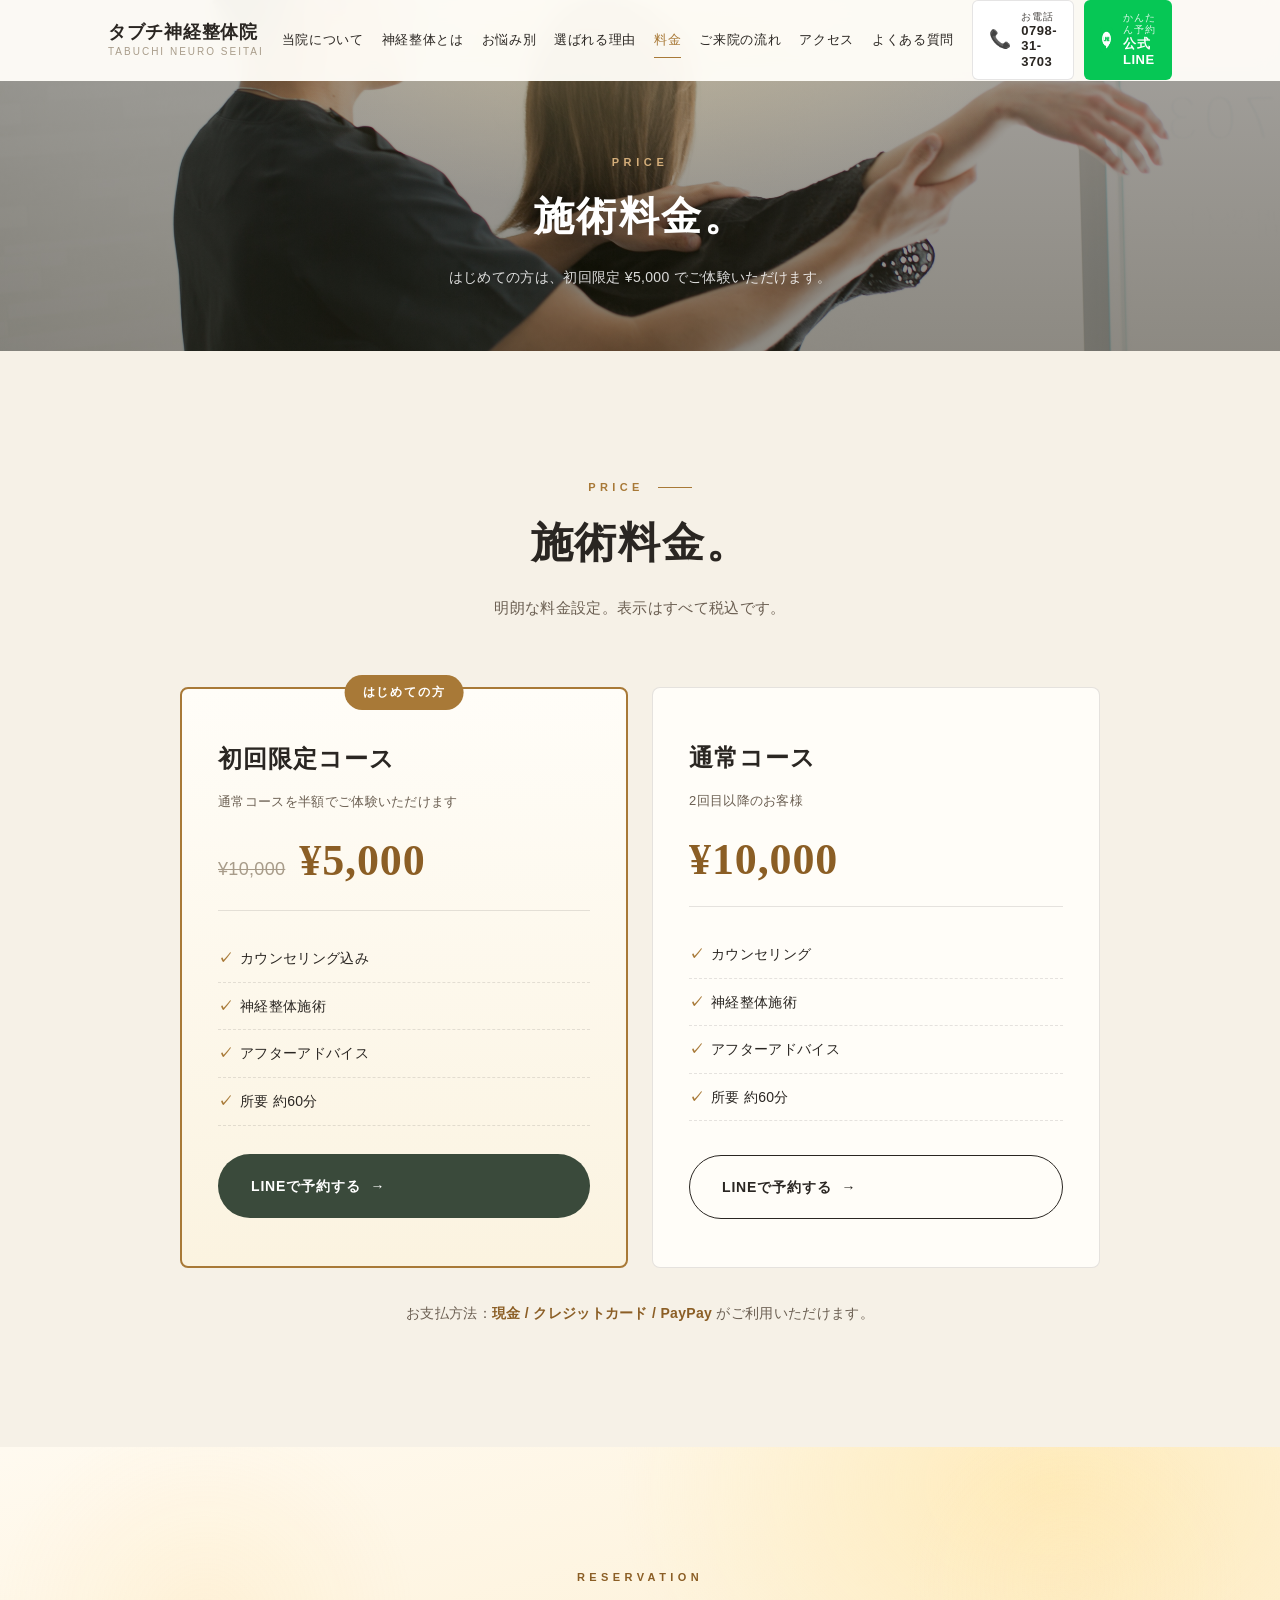
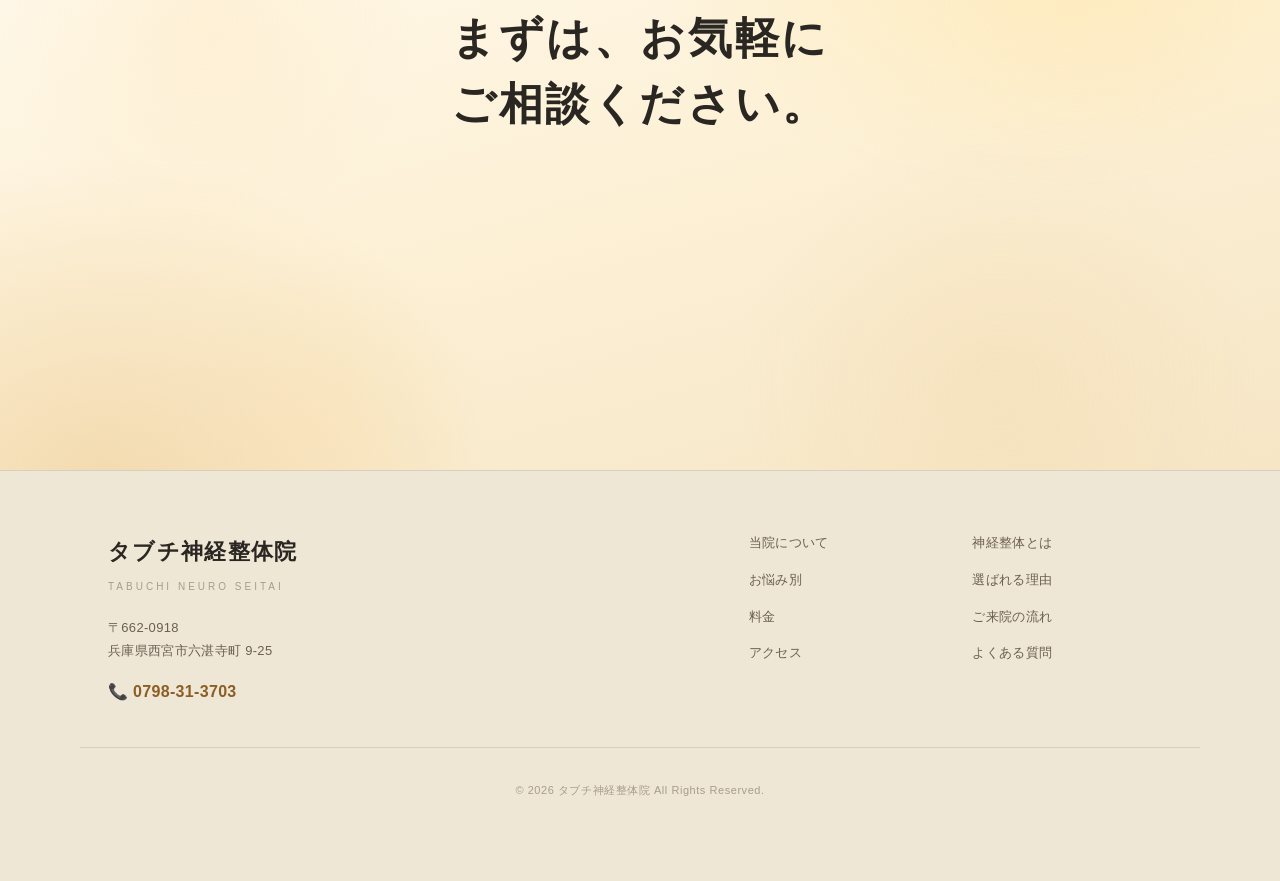
<file: price.html>
<!DOCTYPE html>
<html lang="ja">
<head>
<meta charset="UTF-8">
<meta name="viewport" content="width=device-width, initial-scale=1.0">
<meta name="description" content="タブチ神経整体院の施術料金。初回限定5,000円（通常10,000円）。表示はすべて税込。現金・クレジットカード・PayPay対応。">
<title>料金｜タブチ神経整体院</title>
<link rel="stylesheet" href="style.css">
</head>
<body>
<!-- ========== HEADER ========== -->
<header class="site-header" id="siteHeader">
  <div class="container header-inner">
    <a href="index.html" class="logo">
      <span class="logo-text">
        <span class="logo-name">タブチ神経整体院</span>
        <span class="logo-sub">TABUCHI NEURO SEITAI</span>
      </span>
    </a>
    <nav class="nav" id="siteNav" aria-label="メインナビ">
      <a href="about.html">当院について</a>
      <a href="method.html">神経整体とは</a>
      <a href="nayami.html">お悩み別</a>
      <a href="reasons.html">選ばれる理由</a>
      <a href="price.html" aria-current="page">料金</a>
      <a href="flow.html">ご来院の流れ</a>
      <a href="access.html">アクセス</a>
      <a href="faq.html">よくある質問</a>
    </nav>
    <button class="nav-toggle" id="navToggle" aria-label="メニューを開く" aria-expanded="false" aria-controls="siteNav">
      <span></span><span></span><span></span>
    </button>
    <div class="header-cta">
      <a href="tel:0798-31-3703" class="hcta hcta-tel" aria-label="電話する">
        <span class="hcta-icon">📞</span>
        <span class="hcta-text"><span class="hcta-label">お電話</span><span class="hcta-num">0798-31-3703</span></span>
      </a>
      <a href="https://lin.ee/Or1Urb0" class="hcta hcta-line" target="_blank" rel="noopener">
        <span class="hcta-icon"><img src="images/line-logo.png" alt="LINE" class="line-ico"></span>
        <span class="hcta-text"><span class="hcta-label">かんたん予約</span><span class="hcta-num">公式LINE</span></span>
      </a>
    </div>
  </div>
</header>

<main id="top">

  <section class="page-hero">
    <div class="page-hero-media" aria-hidden="true"></div>
    <div class="container">
      <p class="ph-en reveal">PRICE</p>
      <h1 class="reveal">施術料金。</h1>
      <p class="ph-lead reveal">はじめての方は、初回限定 ¥5,000 でご体験いただけます。</p>
    </div>
  </section>

  <!-- PRICE -->
  <section class="price" id="price">
    <div class="container">
      <header class="section-head center reveal">
        <p class="sec-en">PRICE</p>
        <h2 class="sec-title">施術料金。</h2>
        <p class="sec-lead">明朗な料金設定。表示はすべて税込です。</p>
      </header>
      <div class="price-grid">
        <article class="price-card highlight reveal">
          <p class="p-badge">はじめての方</p>
          <h3>初回限定コース</h3>
          <p class="p-desc">通常コースを半額でご体験いただけます</p>
          <p class="p-amount"><span class="p-was">¥10,000</span><span class="p-now">¥5,000</span></p>
          <ul><li>カウンセリング込み</li><li>神経整体施術</li><li>アフターアドバイス</li><li>所要 約60分</li></ul>
          <a href="https://lin.ee/Or1Urb0" class="btn btn-primary" target="_blank" rel="noopener">LINEで予約する <span class="arrow" aria-hidden="true">→</span></a>
        </article>
        <article class="price-card reveal">
          <h3>通常コース</h3>
          <p class="p-desc">2回目以降のお客様</p>
          <p class="p-amount"><span class="p-now">¥10,000</span></p>
          <ul><li>カウンセリング</li><li>神経整体施術</li><li>アフターアドバイス</li><li>所要 約60分</li></ul>
          <a href="https://lin.ee/Or1Urb0" class="btn btn-ghost" target="_blank" rel="noopener">LINEで予約する <span class="arrow" aria-hidden="true">→</span></a>
        </article>
      </div>
      <p class="price-note reveal">お支払方法：<strong>現金 / クレジットカード / PayPay</strong> がご利用いただけます。</p>
    </div>
  </section>

  <!-- CTA -->
  <section class="cta" id="contact">
    <div class="cta-media" aria-hidden="true"></div>
    <div class="container cta-inner">
      <p class="cta-en reveal">RESERVATION</p>
      <h2 class="cta-title reveal">まずは、お気軽に<br>ご相談ください。</h2>
      <p class="cta-lead reveal">はじめての方は、初回限定 <strong>¥5,000</strong> でご体験いただけます。<br>ご予約・ご相談は、公式LINE または お電話で。</p>
      <div class="cta-btns reveal">
        <a href="https://lin.ee/Or1Urb0" class="btn btn-gold btn-lg" target="_blank" rel="noopener">公式LINEで予約する <span class="arrow" aria-hidden="true">→</span></a>
        <a href="tel:0798-31-3703" class="btn btn-ghost-light btn-lg">📞 0798-31-3703</a>
      </div>
    </div>
  </section>
</main>

<!-- ========== FOOTER ========== -->
<footer class="site-footer">
  <div class="container footer-inner">
    <div class="footer-brand">
      <p class="footer-name">タブチ神経整体院</p>
      <p class="footer-sub">TABUCHI NEURO SEITAI</p>
      <p class="footer-addr">〒662-0918<br>兵庫県西宮市六湛寺町 9-25</p>
      <p class="footer-tel"><a href="tel:0798-31-3703">📞 0798-31-3703</a></p>
    </div>
    <nav class="footer-nav" aria-label="フッターナビ">
      <a href="about.html">当院について</a>
      <a href="method.html">神経整体とは</a>
      <a href="nayami.html">お悩み別</a>
      <a href="reasons.html">選ばれる理由</a>
      <a href="price.html">料金</a>
      <a href="flow.html">ご来院の流れ</a>
      <a href="access.html">アクセス</a>
      <a href="faq.html">よくある質問</a>
    </nav>
  </div>
  <p class="footer-copy">© 2026 タブチ神経整体院 All Rights Reserved.</p>
</footer>

<!-- ========== FIXED MOBILE CTA BAR ========== -->
<div class="mobile-cta" aria-label="お問い合わせ">
  <a href="tel:0798-31-3703" class="mcta mcta-tel">
    <span class="mcta-icon">📞</span>
    <span>お電話</span>
  </a>
  <a href="https://lin.ee/Or1Urb0" class="mcta mcta-line" target="_blank" rel="noopener">
    <span class="mcta-icon"><img src="images/line-logo.png" alt="LINE" class="line-ico"></span>
    <span>LINE予約</span>
  </a>
</div>

<script src="script.js"></script>
</body>
</html>
</file>
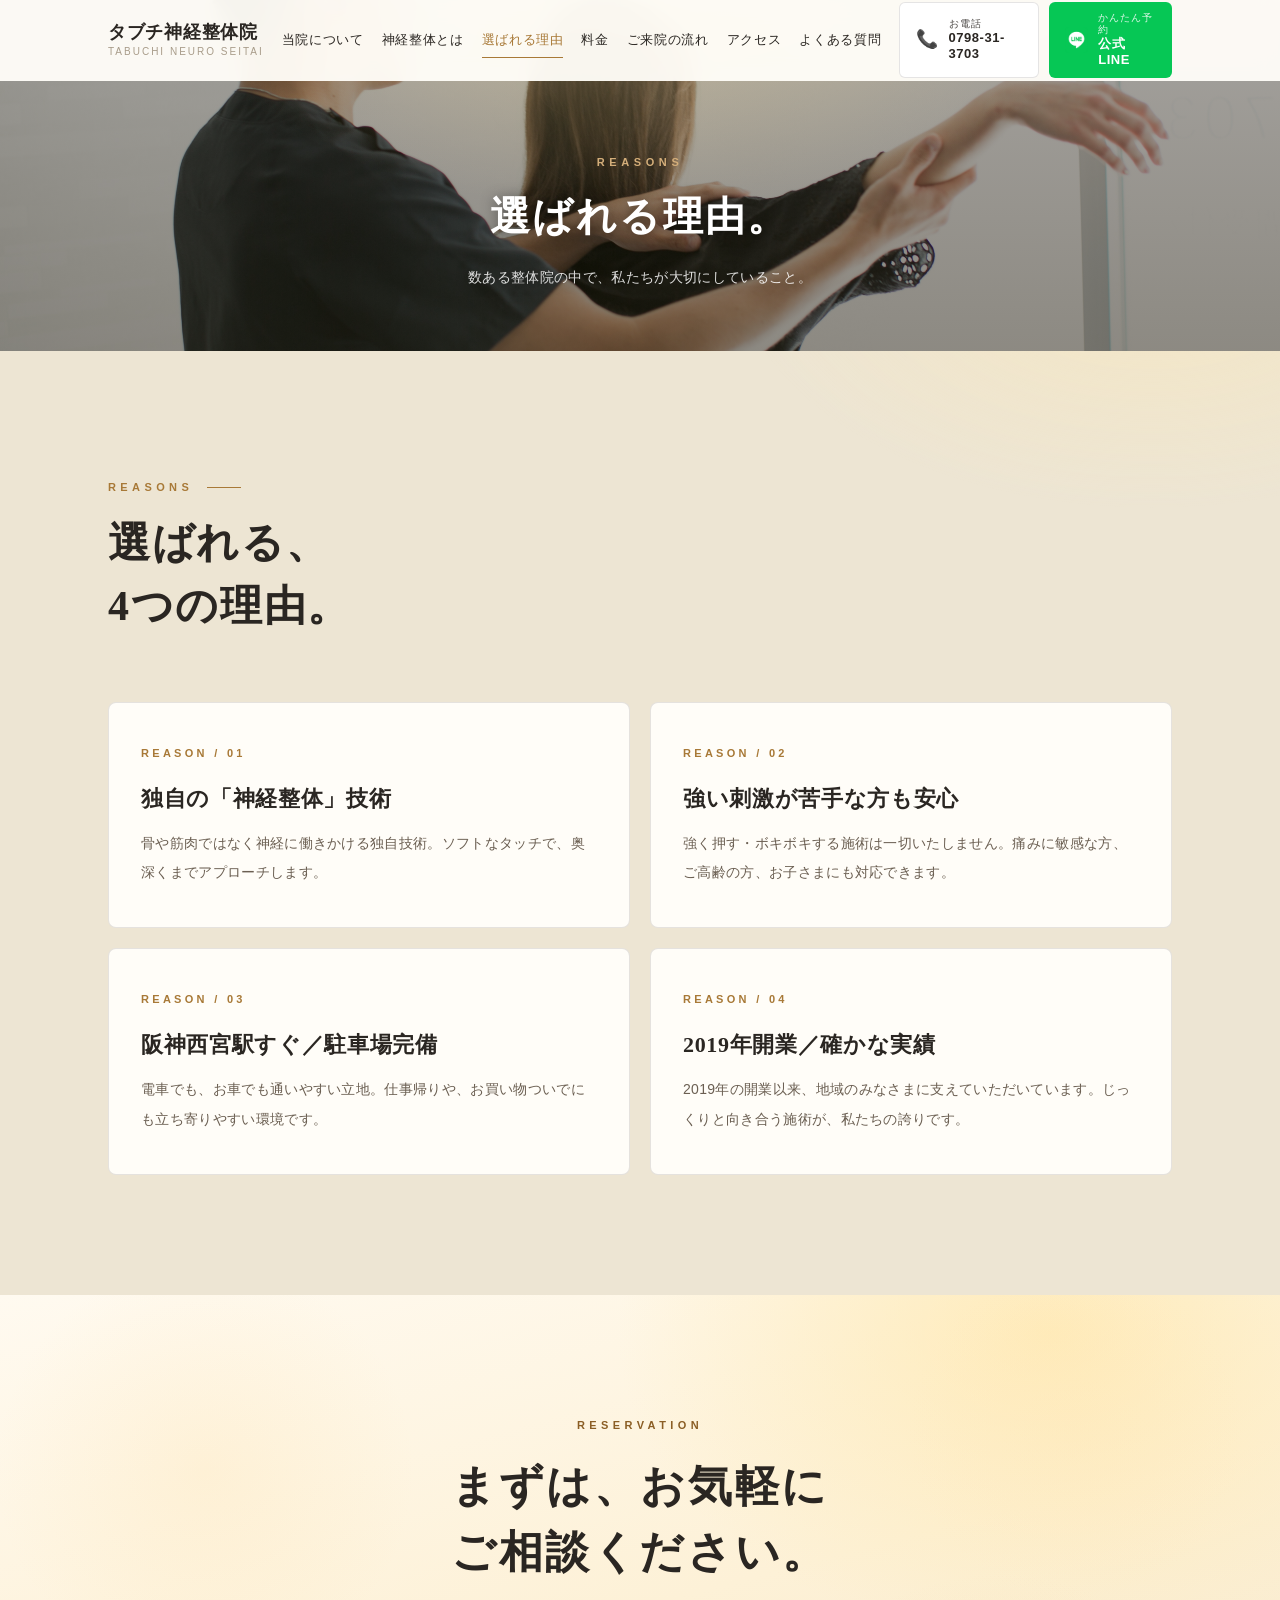
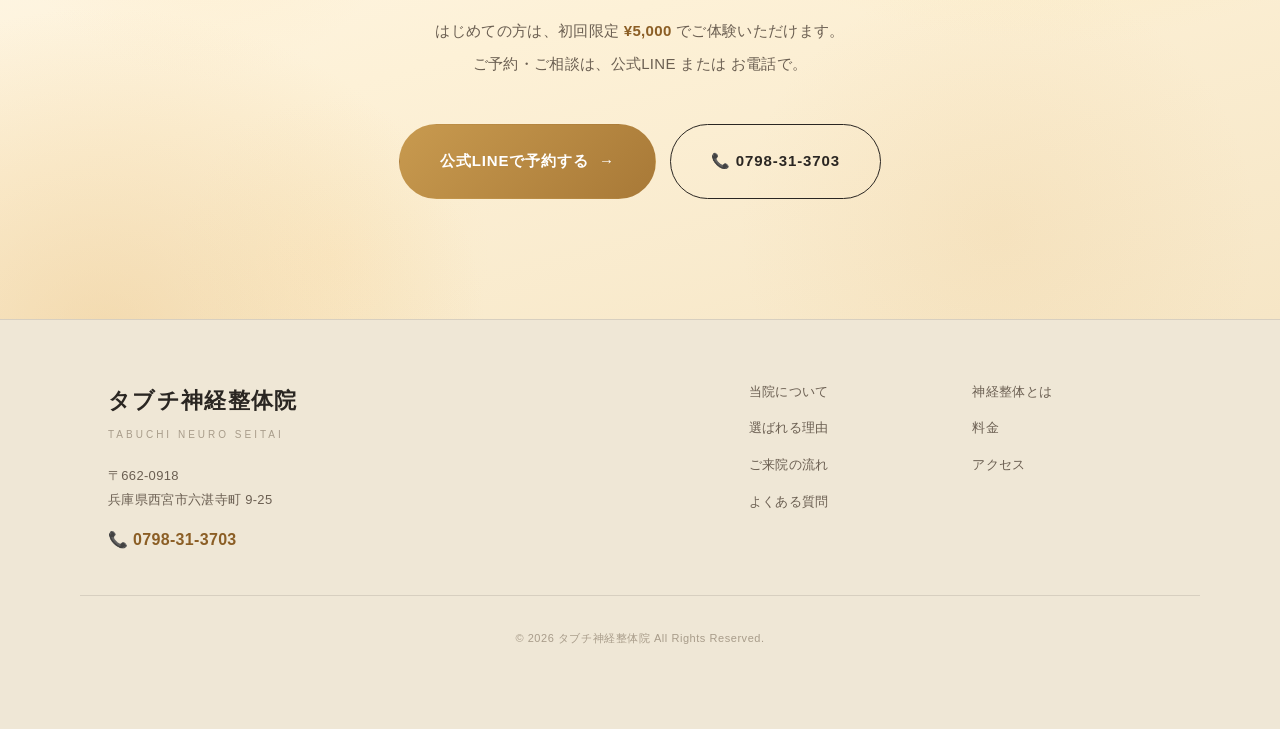
<file: reasons.html>
<!DOCTYPE html>
<html lang="ja">
<head>
<meta charset="UTF-8">
<meta name="viewport" content="width=device-width, initial-scale=1.0">
<meta name="description" content="タブチ神経整体院が選ばれる4つの理由。独自の神経整体技術、強い刺激が苦手な方も安心、阪神西宮駅すぐ・駐車場完備、2019年開業の実績。">
<title>選ばれる理由｜タブチ神経整体院</title>
<link rel="stylesheet" href="style.css">
</head>
<body>
<!-- ========== HEADER ========== -->
<header class="site-header" id="siteHeader">
  <div class="container header-inner">
    <a href="index.html" class="logo">
      <span class="logo-text">
        <span class="logo-name">タブチ神経整体院</span>
        <span class="logo-sub">TABUCHI NEURO SEITAI</span>
      </span>
    </a>
    <nav class="nav" id="siteNav" aria-label="メインナビ">
      <a href="about.html">当院について</a>
      <a href="method.html">神経整体とは</a>
      <a href="reasons.html" aria-current="page">選ばれる理由</a>
      <a href="price.html">料金</a>
      <a href="flow.html">ご来院の流れ</a>
      <a href="access.html">アクセス</a>
      <a href="faq.html">よくある質問</a>
    </nav>
    <button class="nav-toggle" id="navToggle" aria-label="メニューを開く" aria-expanded="false" aria-controls="siteNav">
      <span></span><span></span><span></span>
    </button>
    <div class="header-cta">
      <a href="tel:0798-31-3703" class="hcta hcta-tel" aria-label="電話する">
        <span class="hcta-icon">📞</span>
        <span class="hcta-text"><span class="hcta-label">お電話</span><span class="hcta-num">0798-31-3703</span></span>
      </a>
      <a href="https://lin.ee/Or1Urb0" class="hcta hcta-line" target="_blank" rel="noopener">
        <span class="hcta-icon"><img src="images/line-logo.png" alt="LINE" class="line-ico"></span>
        <span class="hcta-text"><span class="hcta-label">かんたん予約</span><span class="hcta-num">公式LINE</span></span>
      </a>
    </div>
  </div>
</header>

<main id="top">

  <section class="page-hero">
    <div class="page-hero-media" aria-hidden="true"></div>
    <div class="container">
      <p class="ph-en reveal">REASONS</p>
      <h1 class="reveal">選ばれる理由。</h1>
      <p class="ph-lead reveal">数ある整体院の中で、私たちが大切にしていること。</p>
    </div>
  </section>

  <!-- REASONS -->
  <section class="reasons" id="reasons">
    <div class="container">
      <header class="section-head reveal">
        <p class="sec-en">REASONS</p>
        <h2 class="sec-title">選ばれる、<br>4つの理由。</h2>
      </header>
      <div class="reason-list">
        <article class="reason-card reveal"><div class="r-num">REASON / 01</div><h3>独自の「神経整体」技術</h3><p>骨や筋肉ではなく神経に働きかける独自技術。ソフトなタッチで、奥深くまでアプローチします。</p></article>
        <article class="reason-card reveal"><div class="r-num">REASON / 02</div><h3>強い刺激が苦手な方も安心</h3><p>強く押す・ボキボキする施術は一切いたしません。痛みに敏感な方、ご高齢の方、お子さまにも対応できます。</p></article>
        <article class="reason-card reveal"><div class="r-num">REASON / 03</div><h3>阪神西宮駅すぐ／駐車場完備</h3><p>電車でも、お車でも通いやすい立地。仕事帰りや、お買い物ついでにも立ち寄りやすい環境です。</p></article>
        <article class="reason-card reveal"><div class="r-num">REASON / 04</div><h3>2019年開業／確かな実績</h3><p>2019年の開業以来、地域のみなさまに支えていただいています。じっくりと向き合う施術が、私たちの誇りです。</p></article>
      </div>
    </div>
  </section>

  <!-- CTA -->
  <section class="cta" id="contact">
    <div class="cta-media" aria-hidden="true"></div>
    <div class="container cta-inner">
      <p class="cta-en reveal">RESERVATION</p>
      <h2 class="cta-title reveal">まずは、お気軽に<br>ご相談ください。</h2>
      <p class="cta-lead reveal">はじめての方は、初回限定 <strong>¥5,000</strong> でご体験いただけます。<br>ご予約・ご相談は、公式LINE または お電話で。</p>
      <div class="cta-btns reveal">
        <a href="https://lin.ee/Or1Urb0" class="btn btn-gold btn-lg" target="_blank" rel="noopener">公式LINEで予約する <span class="arrow" aria-hidden="true">→</span></a>
        <a href="tel:0798-31-3703" class="btn btn-ghost-light btn-lg">📞 0798-31-3703</a>
      </div>
    </div>
  </section>
</main>

<!-- ========== FOOTER ========== -->
<footer class="site-footer">
  <div class="container footer-inner">
    <div class="footer-brand">
      <p class="footer-name">タブチ神経整体院</p>
      <p class="footer-sub">TABUCHI NEURO SEITAI</p>
      <p class="footer-addr">〒662-0918<br>兵庫県西宮市六湛寺町 9-25</p>
      <p class="footer-tel"><a href="tel:0798-31-3703">📞 0798-31-3703</a></p>
    </div>
    <nav class="footer-nav" aria-label="フッターナビ">
      <a href="about.html">当院について</a>
      <a href="method.html">神経整体とは</a>
      <a href="reasons.html">選ばれる理由</a>
      <a href="price.html">料金</a>
      <a href="flow.html">ご来院の流れ</a>
      <a href="access.html">アクセス</a>
      <a href="faq.html">よくある質問</a>
    </nav>
  </div>
  <p class="footer-copy">© 2026 タブチ神経整体院 All Rights Reserved.</p>
</footer>

<!-- ========== FIXED MOBILE CTA BAR ========== -->
<div class="mobile-cta" aria-label="お問い合わせ">
  <a href="tel:0798-31-3703" class="mcta mcta-tel">
    <span class="mcta-icon">📞</span>
    <span>お電話</span>
  </a>
  <a href="https://lin.ee/Or1Urb0" class="mcta mcta-line" target="_blank" rel="noopener">
    <span class="mcta-icon"><img src="images/line-logo.png" alt="LINE" class="line-ico"></span>
    <span>LINE予約</span>
  </a>
</div>

<script src="script.js"></script>
</body>
</html>
</file>
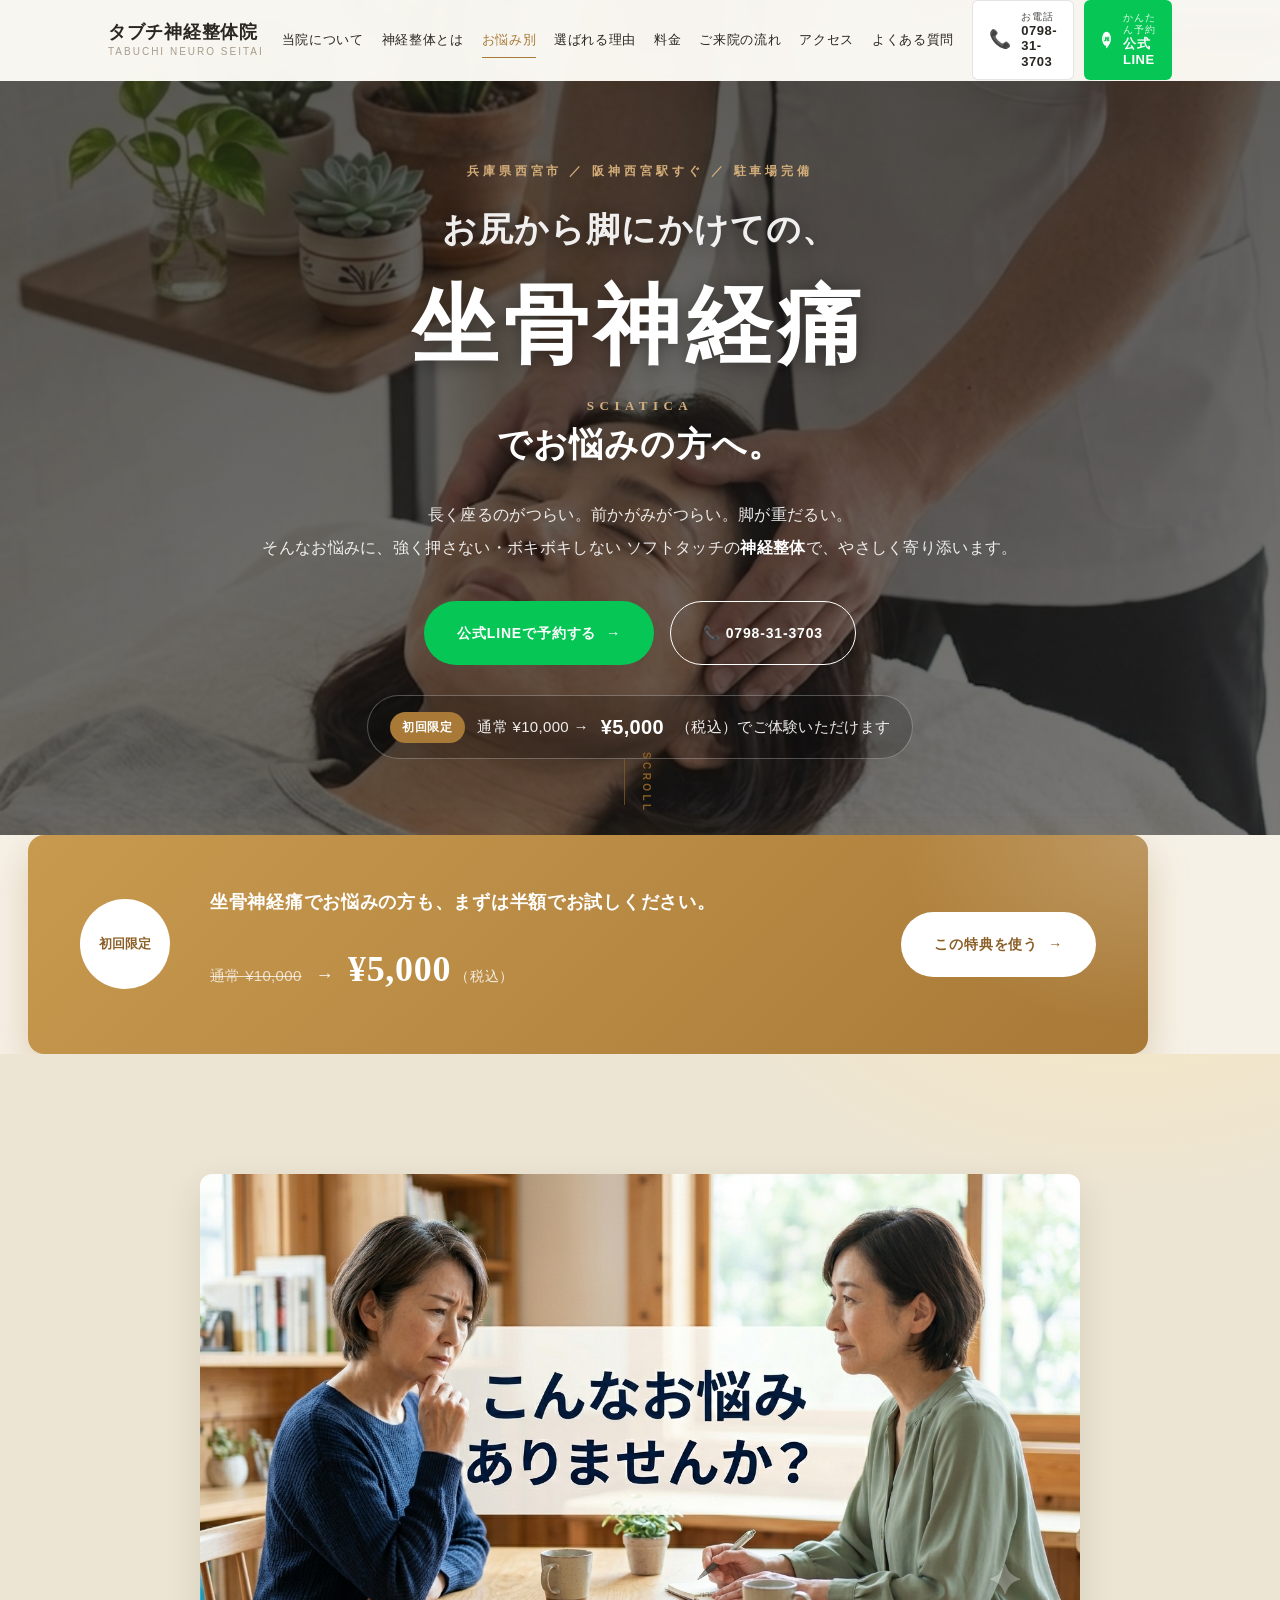
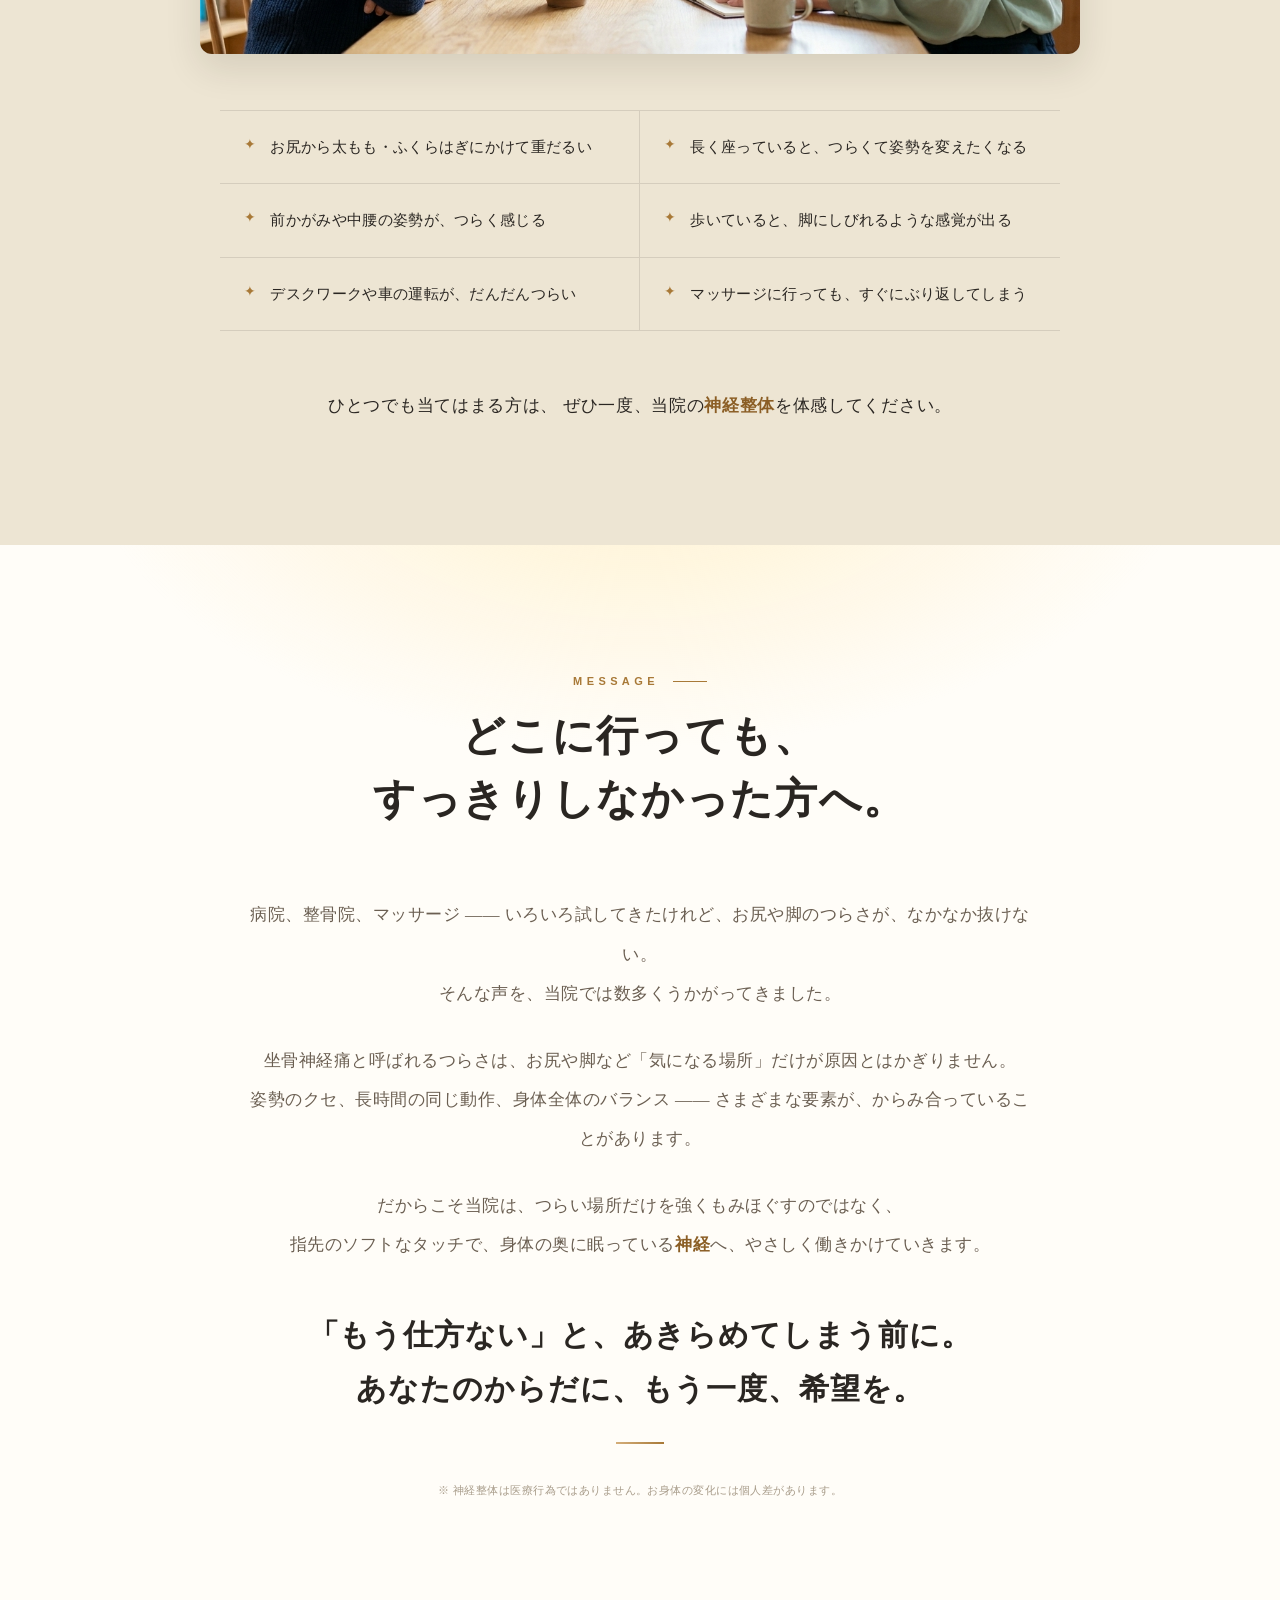
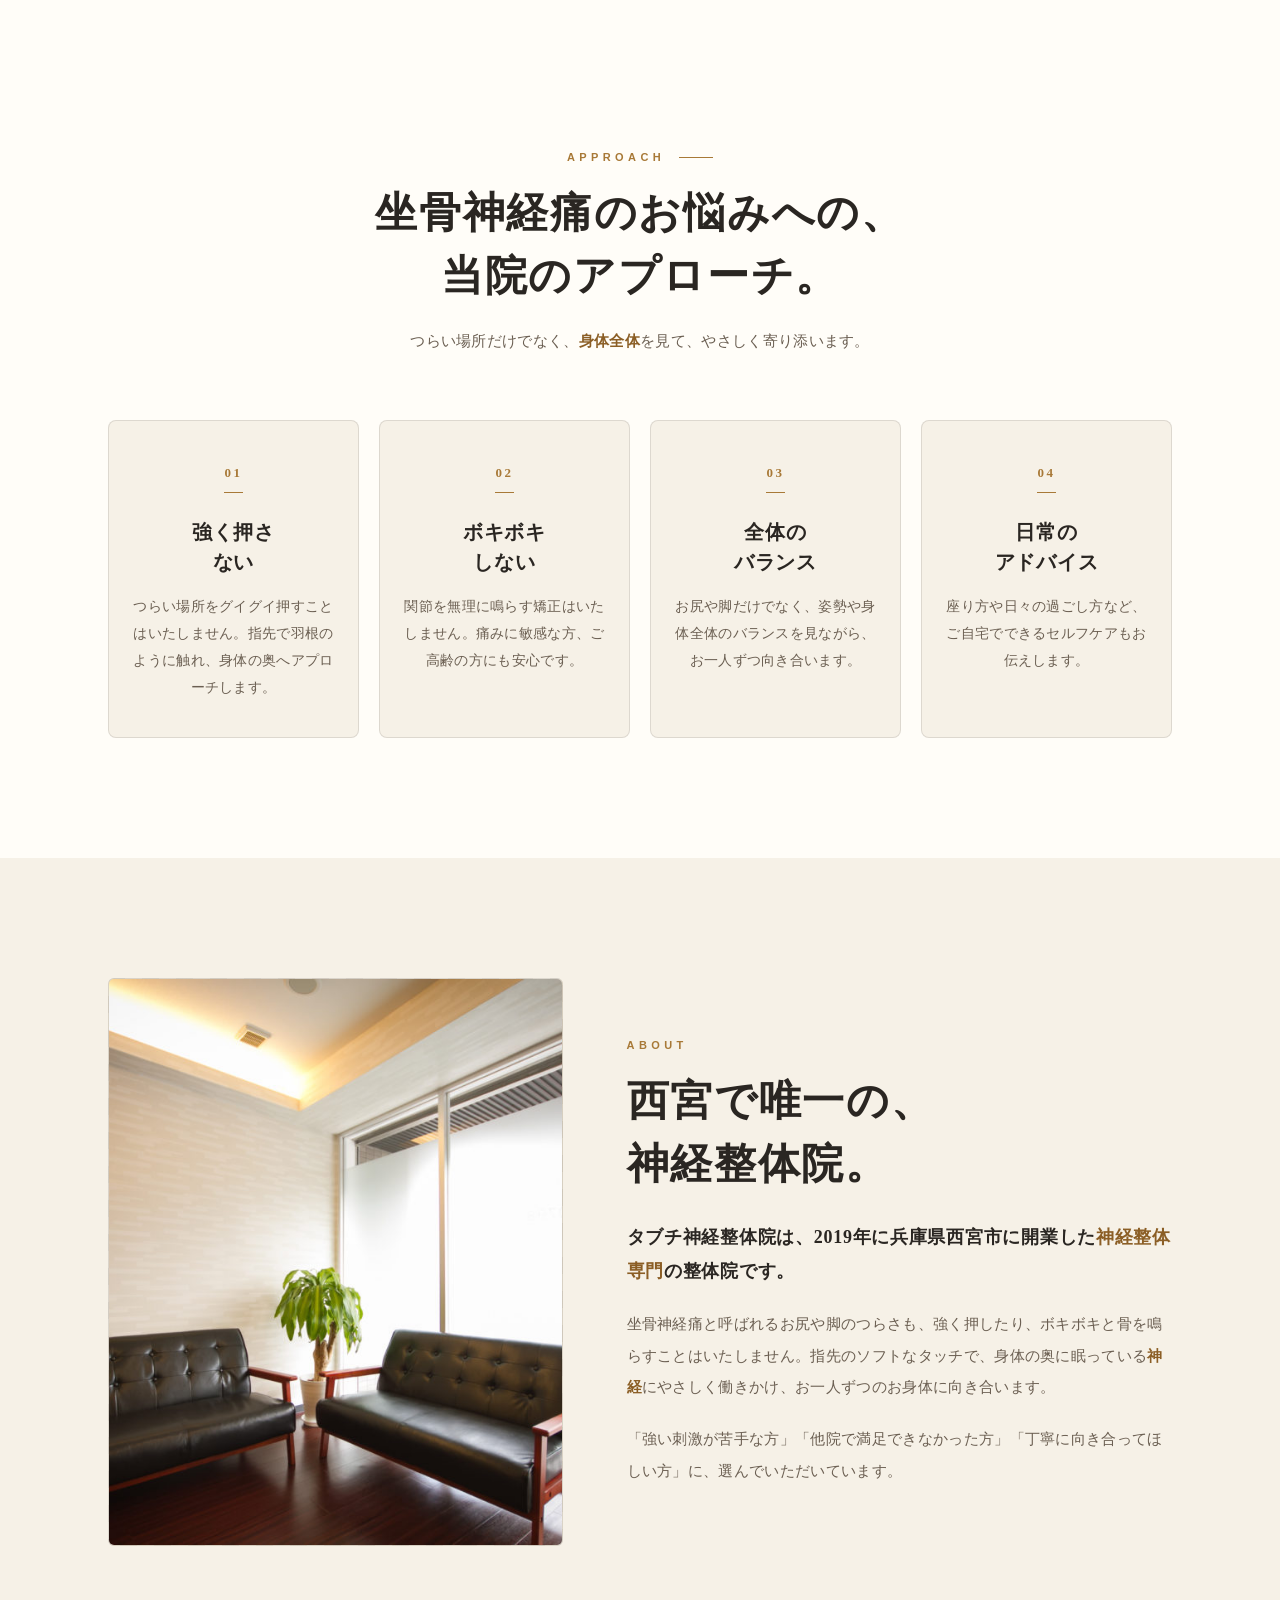
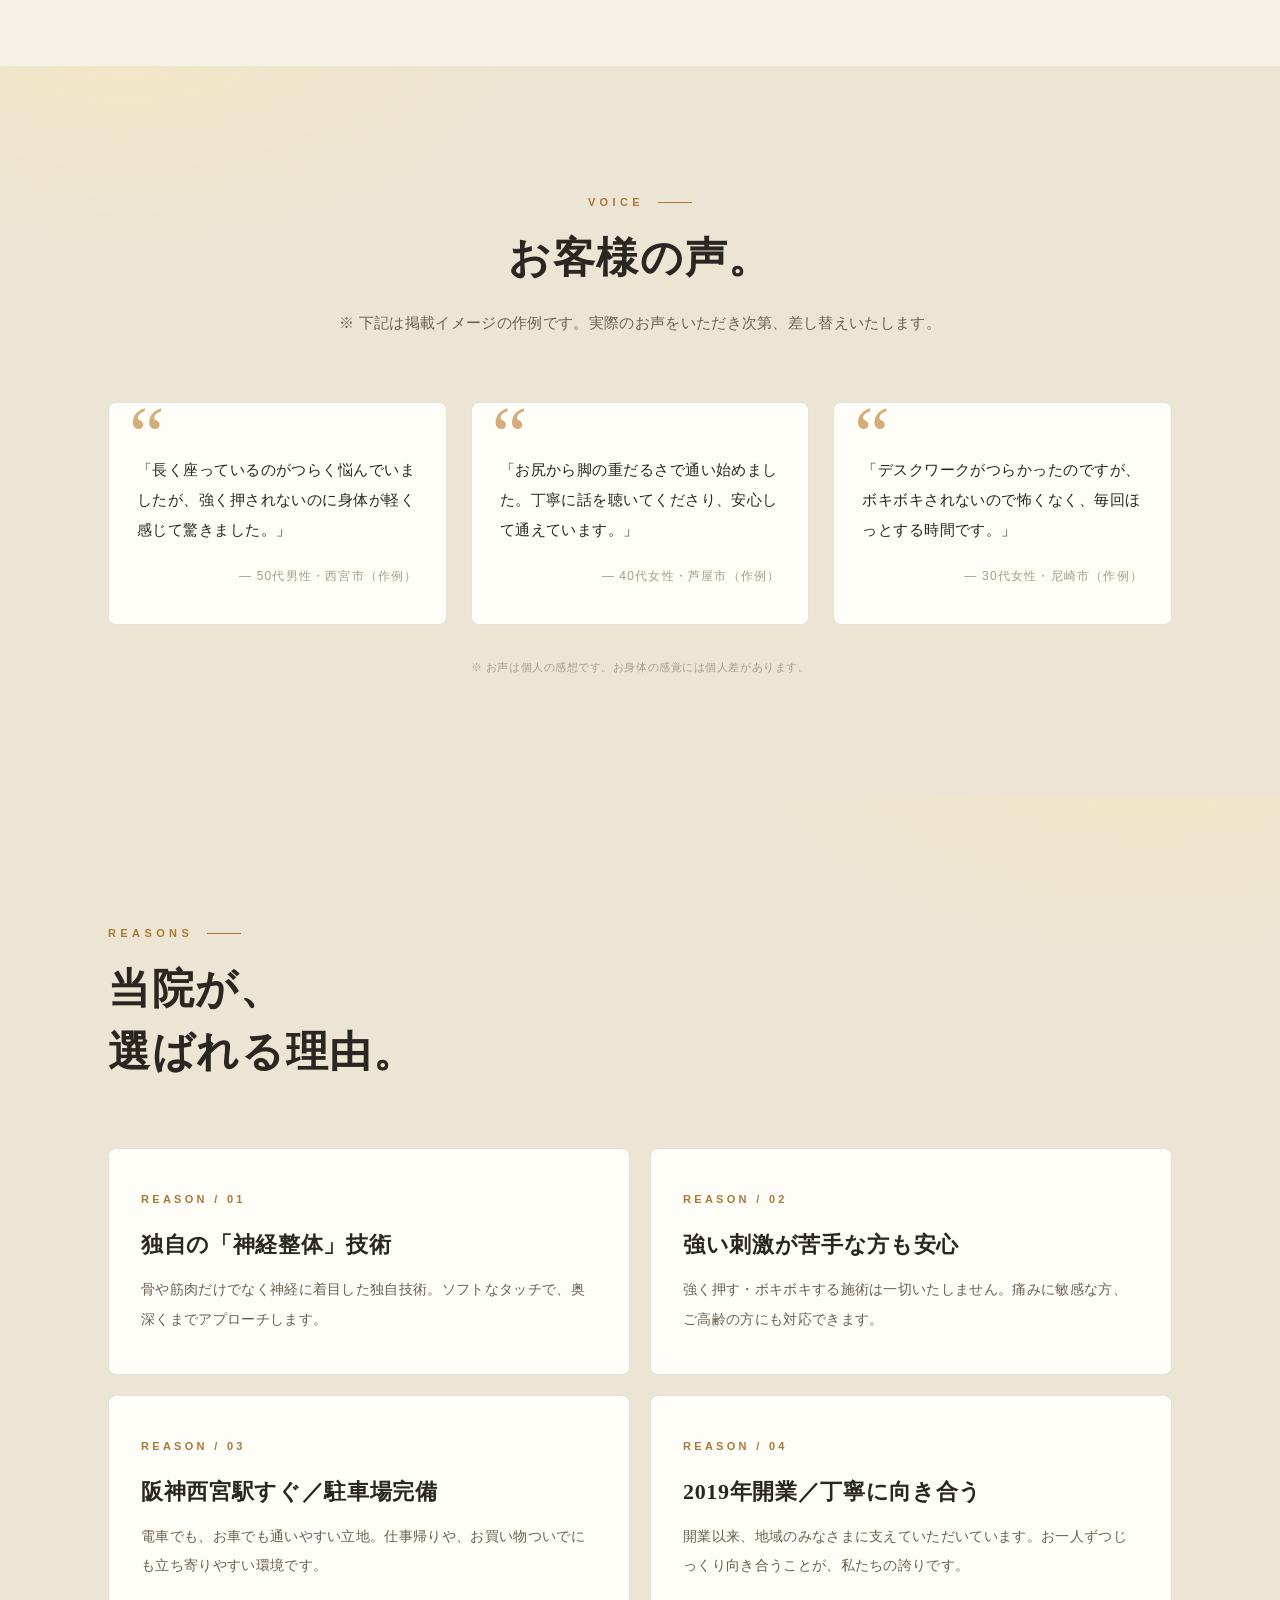
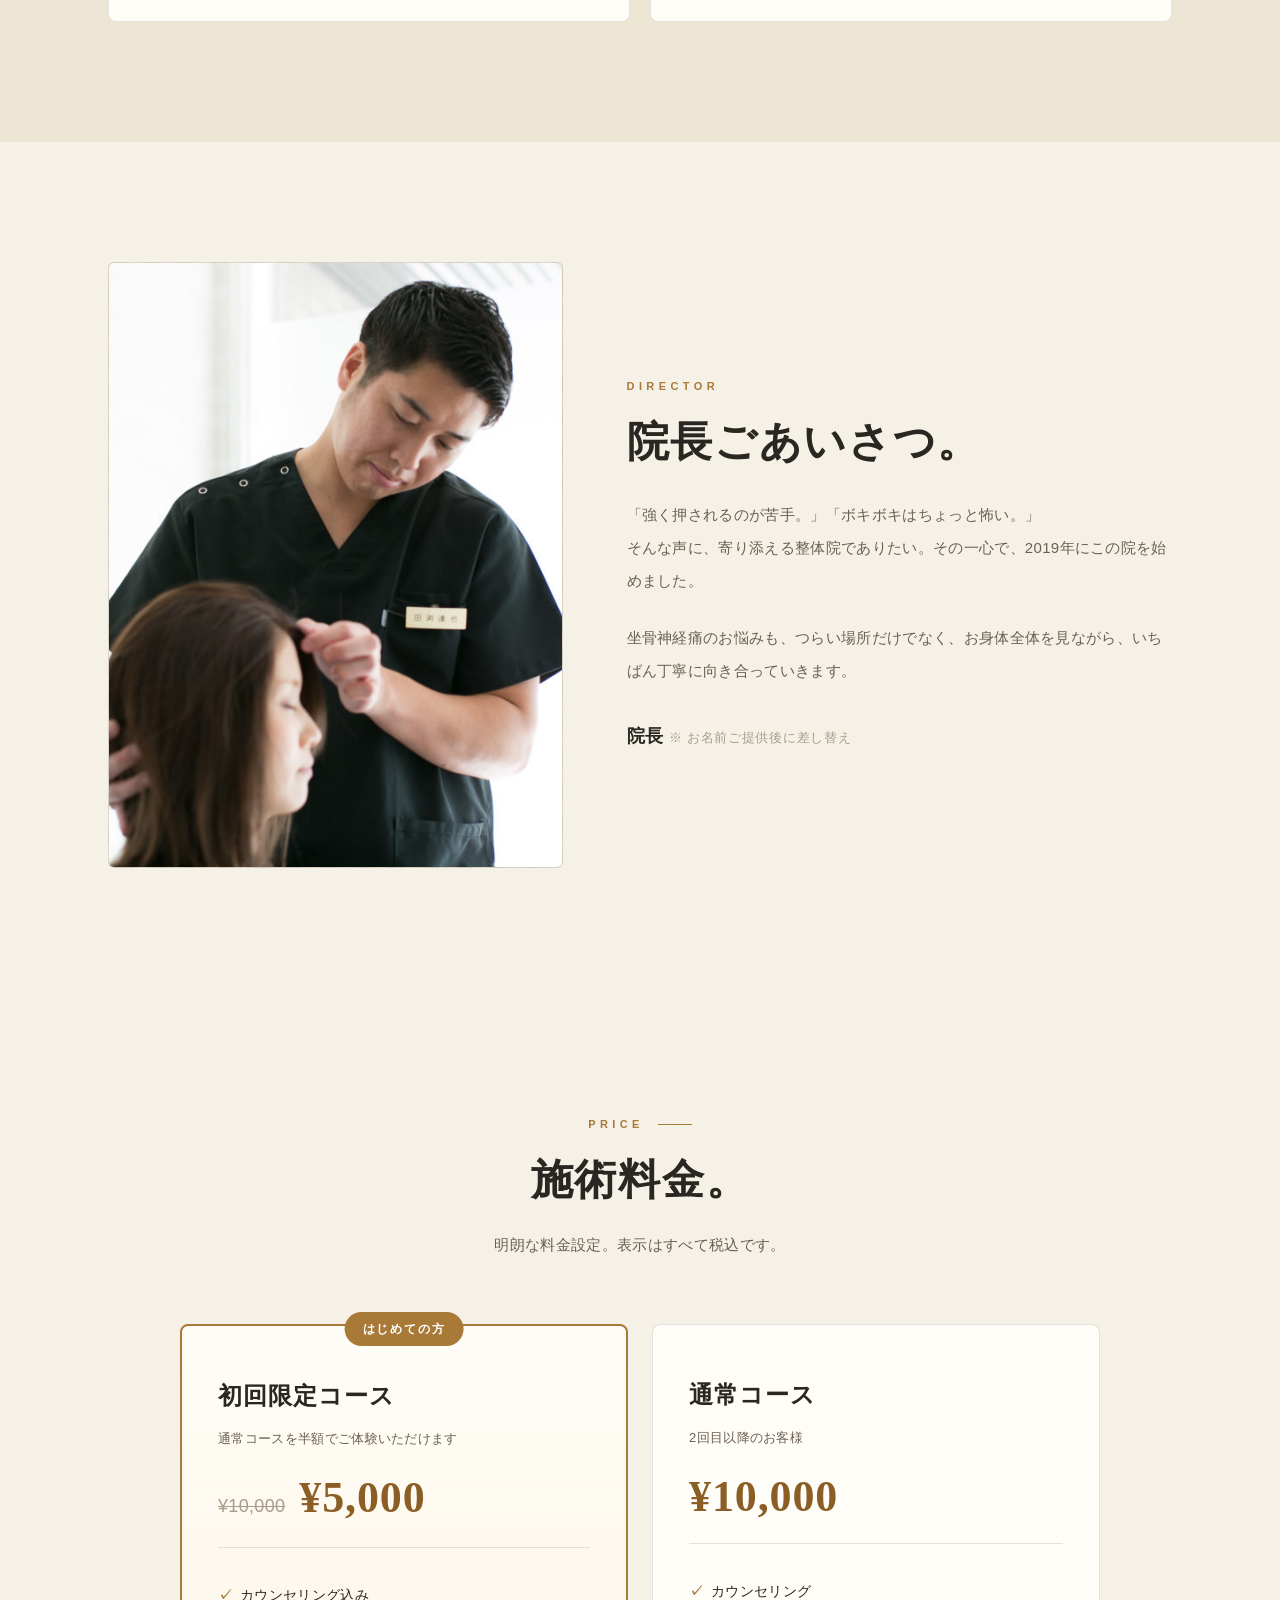
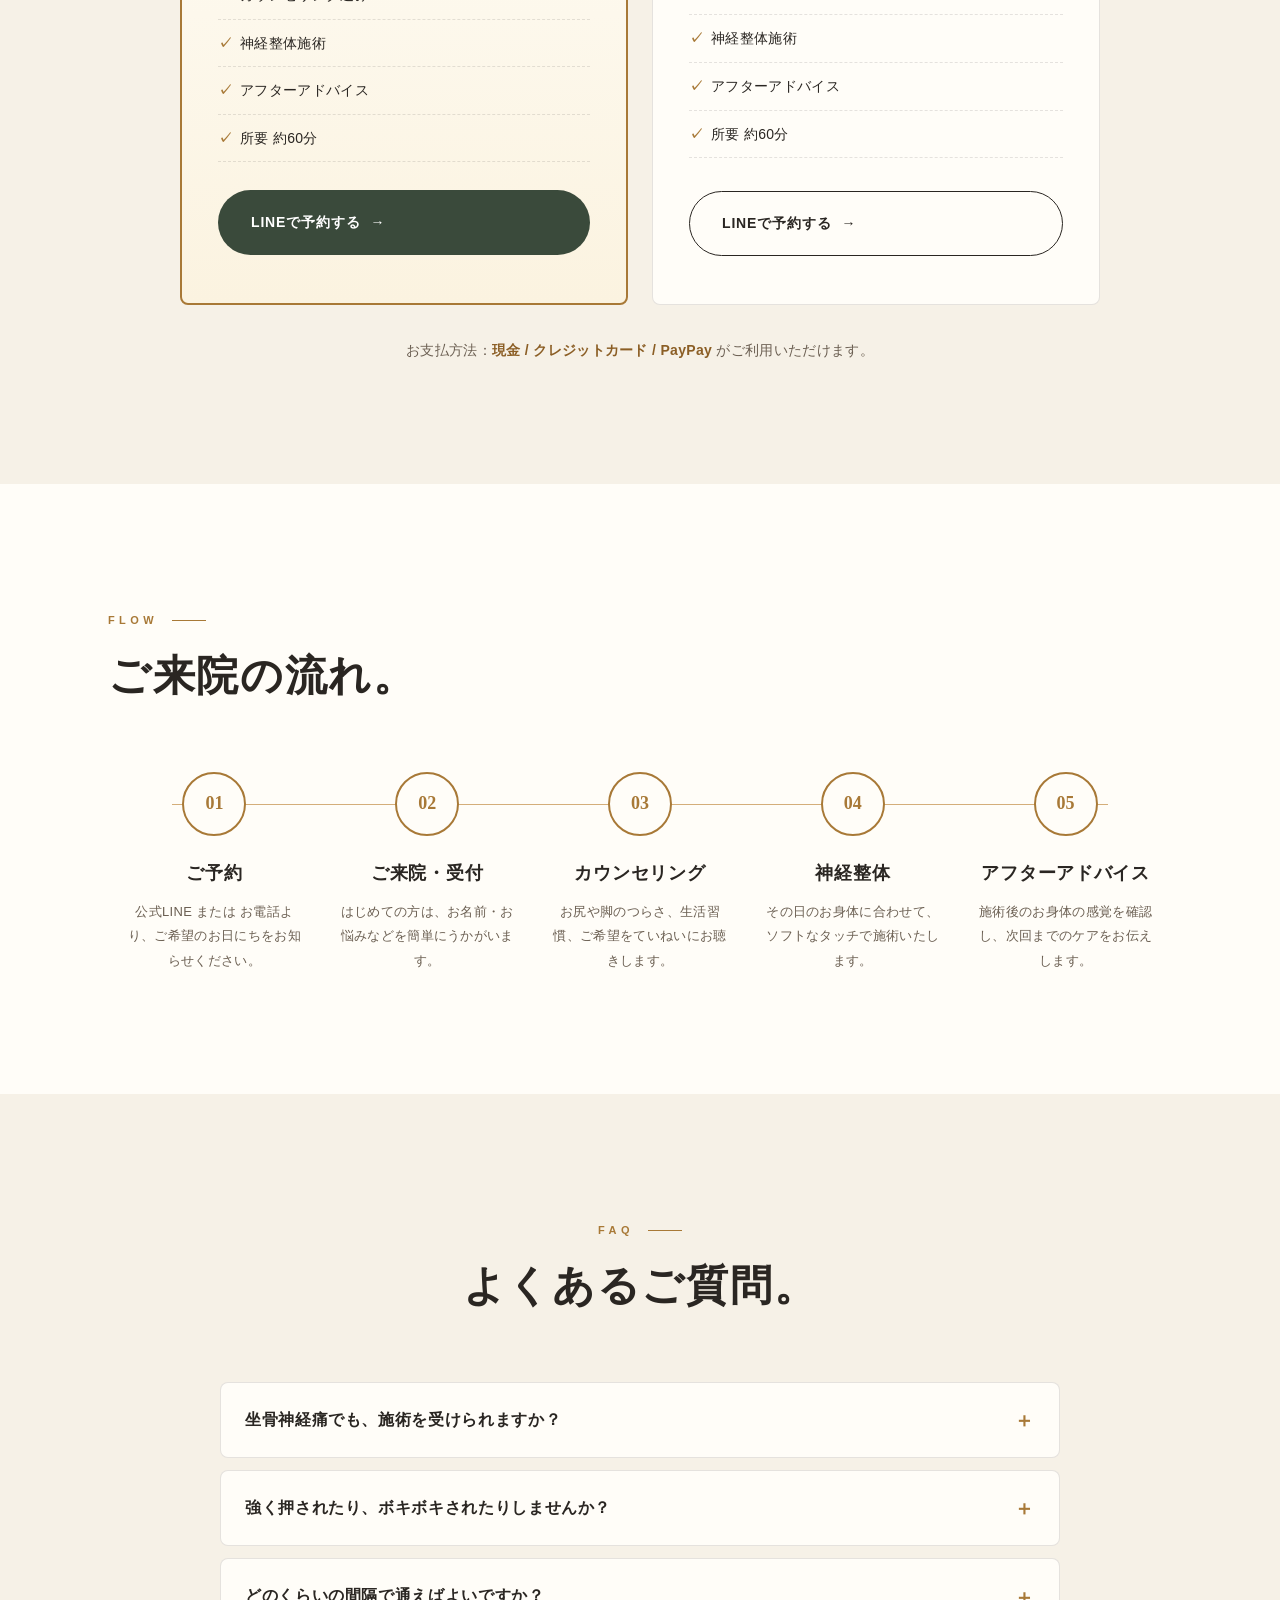
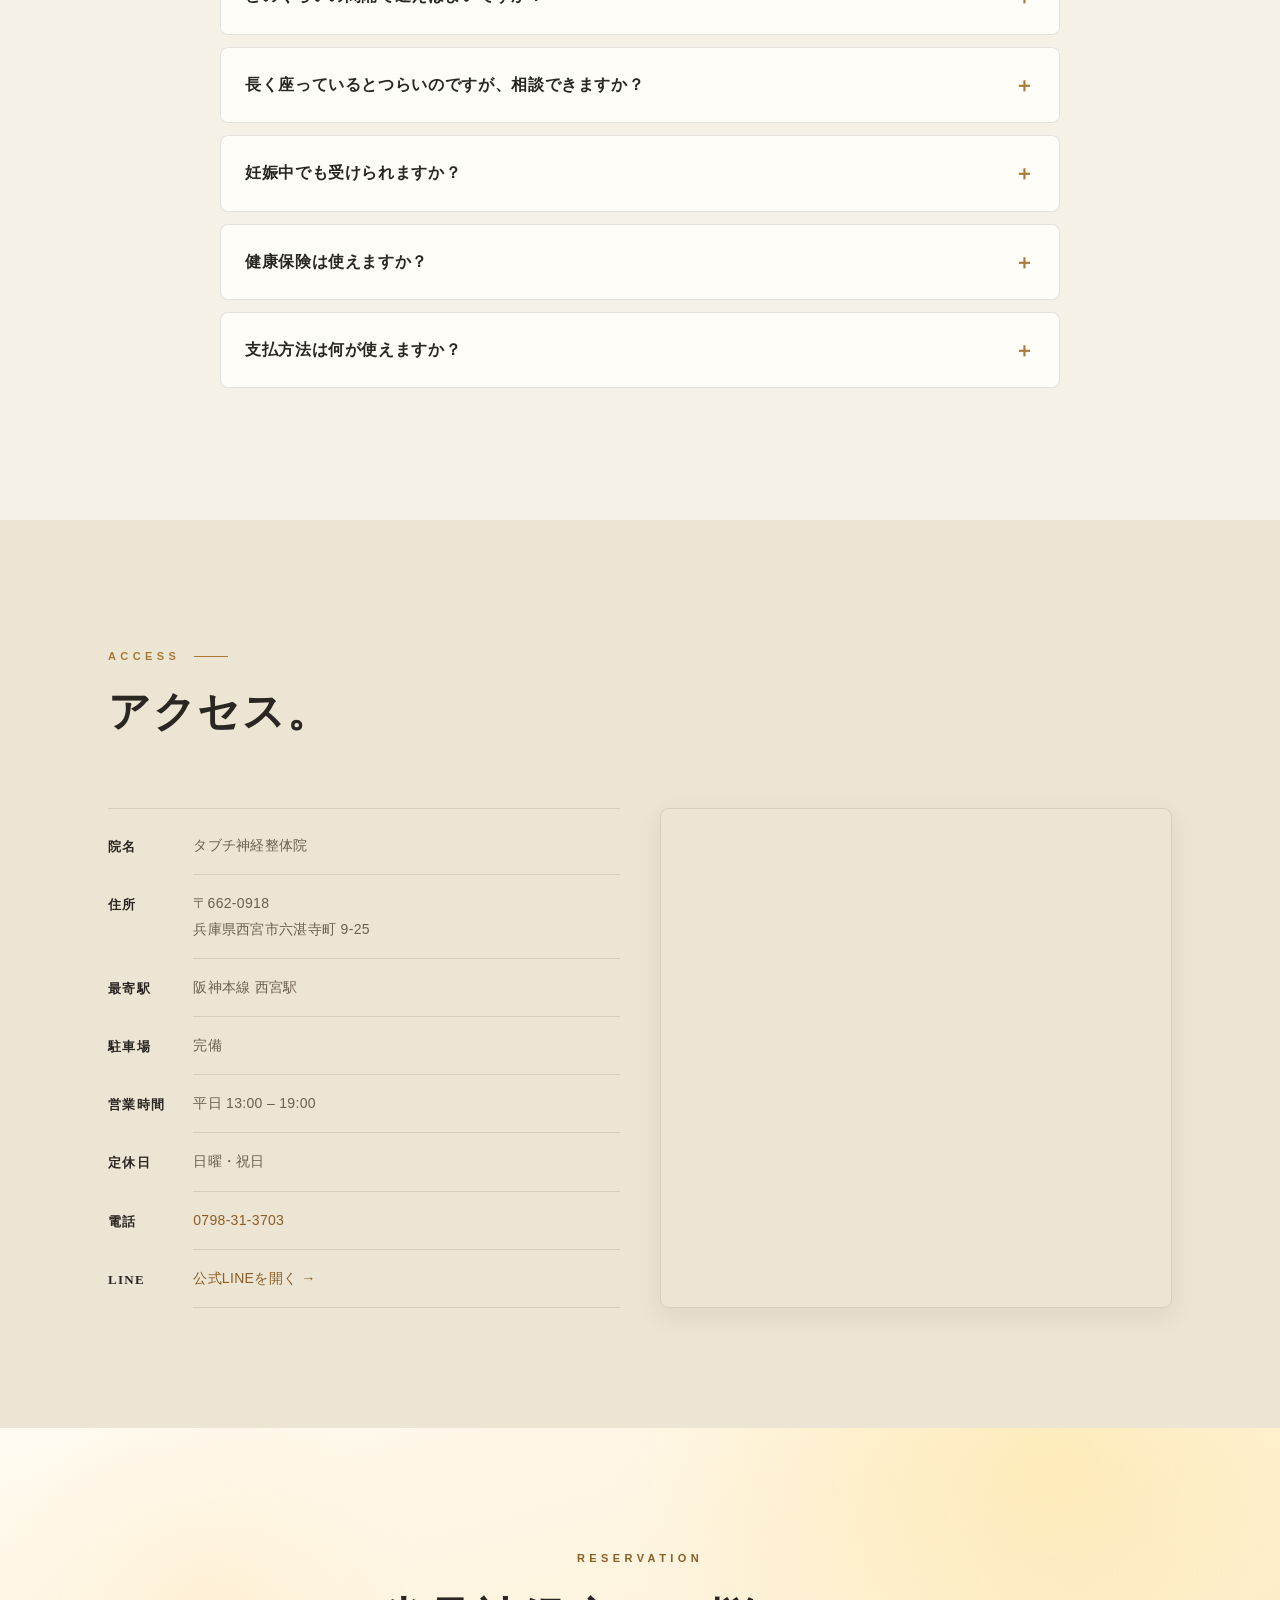
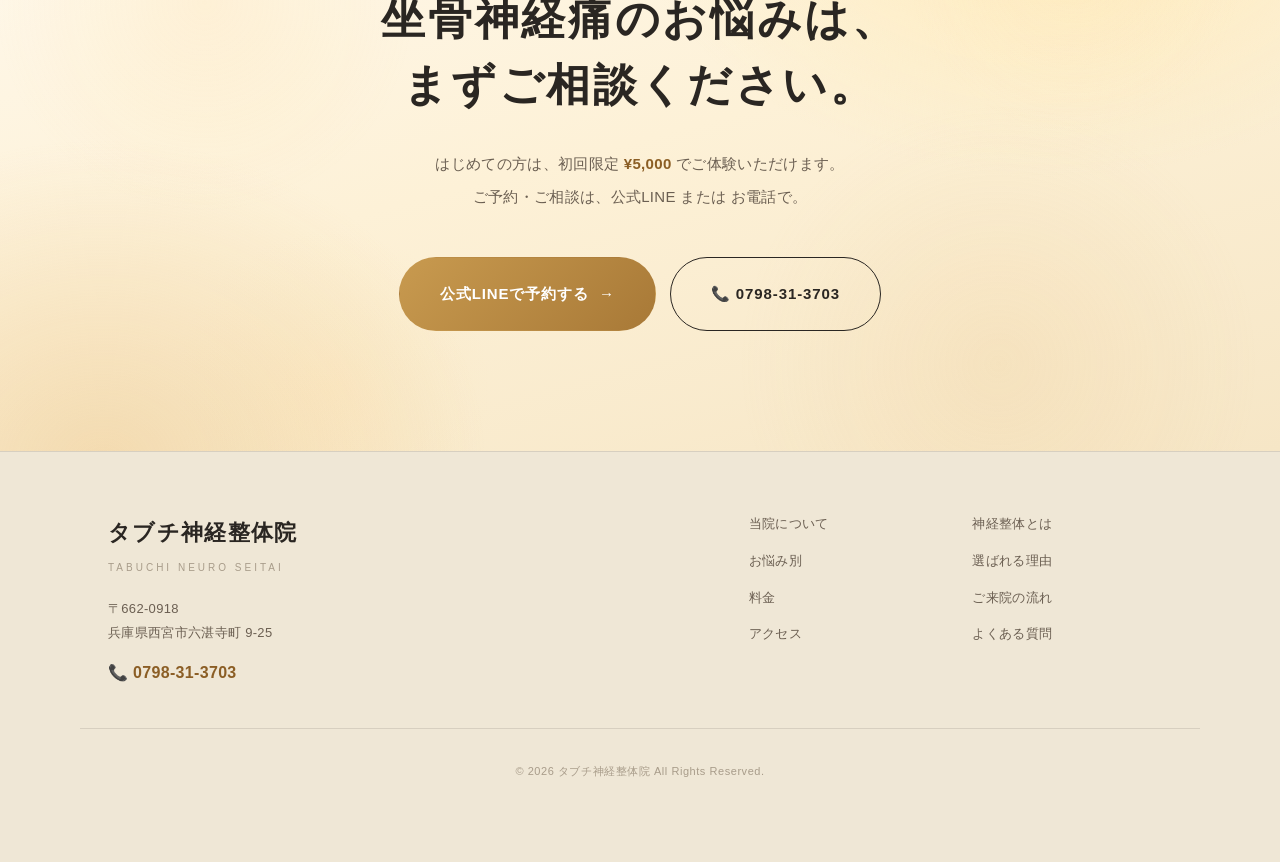
<file: sciatica.html>
<!DOCTYPE html>
<html lang="ja">
<head>
<meta charset="UTF-8">
<meta name="viewport" content="width=device-width, initial-scale=1.0">
<meta name="description" content="坐骨神経痛でお悩みの方へ。お尻から脚にかけての重だるさ・つらさと向き合う、西宮市のソフトタッチ神経整体。強く押さない、ボキボキしない。初回限定5,000円。阪神西宮駅すぐ・駐車場完備。">
<title>坐骨神経痛でお悩みの方へ｜タブチ神経整体院｜西宮市・阪神西宮駅すぐ</title>
<link rel="stylesheet" href="style.css">
</head>
<body>
<!-- ========== HEADER ========== -->
<header class="site-header" id="siteHeader">
  <div class="container header-inner">
    <a href="index.html" class="logo">
      <span class="logo-text">
        <span class="logo-name">タブチ神経整体院</span>
        <span class="logo-sub">TABUCHI NEURO SEITAI</span>
      </span>
    </a>
    <nav class="nav" id="siteNav" aria-label="メインナビ">
      <a href="about.html">当院について</a>
      <a href="method.html">神経整体とは</a>
      <a href="nayami.html" aria-current="page">お悩み別</a>
      <a href="reasons.html">選ばれる理由</a>
      <a href="price.html">料金</a>
      <a href="flow.html">ご来院の流れ</a>
      <a href="access.html">アクセス</a>
      <a href="faq.html">よくある質問</a>
    </nav>
    <button class="nav-toggle" id="navToggle" aria-label="メニューを開く" aria-expanded="false" aria-controls="siteNav">
      <span></span><span></span><span></span>
    </button>
    <div class="header-cta">
      <a href="tel:0798-31-3703" class="hcta hcta-tel" aria-label="電話する">
        <span class="hcta-icon">📞</span>
        <span class="hcta-text"><span class="hcta-label">お電話</span><span class="hcta-num">0798-31-3703</span></span>
      </a>
      <a href="https://lin.ee/Or1Urb0" class="hcta hcta-line" target="_blank" rel="noopener">
        <span class="hcta-icon"><img src="images/line-logo.png" alt="LINE" class="line-ico"></span>
        <span class="hcta-text"><span class="hcta-label">かんたん予約</span><span class="hcta-num">公式LINE</span></span>
      </a>
    </div>
  </div>
</header>

<main id="top">

  <!-- SYMPTOM HERO -->
  <section class="sym-hero">
    <div class="sym-hero-media" aria-hidden="true"></div>
    <div class="container sym-hero-inner">
      <p class="sym-hero-tag reveal">兵庫県西宮市 ／ 阪神西宮駅すぐ ／ 駐車場完備</p>
      <h1 class="sym-hero-title reveal">
        <span class="ja">お尻から脚にかけての、</span>
        <span class="kw">坐骨神経痛<span class="kw-sub">SCIATICA</span></span>
        <span class="ja em">でお悩みの方へ。</span>
      </h1>
      <p class="sym-hero-lead reveal">
        長く座るのがつらい。前かがみがつらい。脚が重だるい。<br>
        そんなお悩みに、強く押さない・ボキボキしない<br class="sp-only">
        ソフトタッチの<strong>神経整体</strong>で、やさしく寄り添います。
      </p>
      <div class="sym-hero-cta reveal">
        <a href="https://lin.ee/Or1Urb0" class="btn btn-line" target="_blank" rel="noopener">公式LINEで予約する <span class="arrow" aria-hidden="true">→</span></a>
        <a href="tel:0798-31-3703" class="btn btn-ghost-light">📞 0798-31-3703</a>
      </div>
      <p class="sym-hero-offer reveal"><span class="sho-badge">初回限定</span> 通常 ¥10,000 → <strong>¥5,000</strong>（税込）でご体験いただけます</p>
    </div>
    <a href="#troubles" class="hero-scroll" aria-label="下へスクロール">SCROLL</a>
  </section>

  <!-- OFFER -->
  <section class="offer">
    <div class="container offer-inner reveal">
      <div class="offer-badge">初回限定</div>
      <div class="offer-body">
        <p class="offer-lead">坐骨神経痛でお悩みの方も、まずは半額でお試しください。</p>
        <p class="offer-price">
          <span class="offer-was">通常 ¥10,000</span>
          <span class="offer-arrow">→</span>
          <span class="offer-now">¥5,000<span class="offer-now-tax">（税込）</span></span>
        </p>
      </div>
      <a href="https://lin.ee/Or1Urb0" class="btn btn-gold" target="_blank" rel="noopener">この特典を使う <span class="arrow" aria-hidden="true">→</span></a>
    </div>
  </section>

  <!-- TROUBLES -->
  <section class="troubles" id="troubles">
    <div class="container">
      <figure class="concern-figure reveal">
        <img src="images/concern-banner.png" alt="こんなお悩み、ありませんか？" loading="lazy" onerror="this.closest('.concern-figure').style.display='none'">
      </figure>
      <ul class="trouble-list">
        <li class="reveal"><span class="t-mark">✦</span>お尻から太もも・ふくらはぎにかけて重だるい</li>
        <li class="reveal"><span class="t-mark">✦</span>長く座っていると、つらくて姿勢を変えたくなる</li>
        <li class="reveal"><span class="t-mark">✦</span>前かがみや中腰の姿勢が、つらく感じる</li>
        <li class="reveal"><span class="t-mark">✦</span>歩いていると、脚にしびれるような感覚が出る</li>
        <li class="reveal"><span class="t-mark">✦</span>デスクワークや車の運転が、だんだんつらい</li>
        <li class="reveal"><span class="t-mark">✦</span>マッサージに行っても、すぐにぶり返してしまう</li>
      </ul>
      <p class="trouble-bridge reveal">
        ひとつでも当てはまる方は、<br class="sp-only">
        ぜひ一度、当院の<strong>神経整体</strong>を体感してください。
      </p>
    </div>
  </section>

  <!-- MESSAGE / 共感 -->
  <section class="message" id="message">
    <div class="container message-inner">
      <header class="section-head center reveal">
        <p class="sec-en">MESSAGE</p>
        <h2 class="sec-title">どこに行っても、<br>すっきりしなかった方へ。</h2>
      </header>
      <div class="message-body">
        <p class="reveal">病院、整骨院、マッサージ —— いろいろ試してきたけれど、<br class="sp-only">お尻や脚のつらさが、なかなか抜けない。<br>そんな声を、当院では数多くうかがってきました。</p>
        <p class="reveal">坐骨神経痛と呼ばれるつらさは、お尻や脚など「気になる場所」だけが原因とはかぎりません。<br>姿勢のクセ、長時間の同じ動作、身体全体のバランス —— さまざまな要素が、からみ合っていることがあります。</p>
        <p class="reveal">だからこそ当院は、つらい場所だけを強くもみほぐすのではなく、<br>指先のソフトなタッチで、身体の奥に眠っている<strong>神経</strong>へ、やさしく働きかけていきます。</p>
        <p class="message-hope reveal">「もう仕方ない」と、あきらめてしまう前に。<br>あなたのからだに、もう一度、希望を。</p>
      </div>
      <p class="message-note reveal">※ 神経整体は医療行為ではありません。お身体の変化には個人差があります。</p>
    </div>
  </section>

  <!-- APPROACH -->
  <section class="method" id="approach">
    <div class="container">
      <header class="section-head center reveal">
        <p class="sec-en">APPROACH</p>
        <h2 class="sec-title">坐骨神経痛のお悩みへの、<br>当院のアプローチ。</h2>
        <p class="sec-lead">つらい場所だけでなく、<strong>身体全体</strong>を見て、やさしく寄り添います。</p>
      </header>
      <div class="method-grid">
        <article class="method-card reveal"><span class="m-num">01</span><h3>強く押さ<br>ない</h3><p>つらい場所をグイグイ押すことはいたしません。指先で羽根のように触れ、身体の奥へアプローチします。</p></article>
        <article class="method-card reveal"><span class="m-num">02</span><h3>ボキボキ<br>しない</h3><p>関節を無理に鳴らす矯正はいたしません。痛みに敏感な方、ご高齢の方にも安心です。</p></article>
        <article class="method-card reveal"><span class="m-num">03</span><h3>全体の<br>バランス</h3><p>お尻や脚だけでなく、姿勢や身体全体のバランスを見ながら、お一人ずつ向き合います。</p></article>
        <article class="method-card reveal"><span class="m-num">04</span><h3>日常の<br>アドバイス</h3><p>座り方や日々の過ごし方など、ご自宅でできるセルフケアもお伝えします。</p></article>
      </div>
    </div>
  </section>

  <!-- ABOUT -->
  <section class="about" id="about">
    <div class="container about-inner">
      <figure class="ph ph-4x5 about-photo reveal" data-label="院内写真&#10;（images/about-clinic.jpg）">
        <img src="images/about-clinic.jpg" alt="タブチ神経整体院の院内" onerror="this.closest('.ph').classList.add('is-empty')">
      </figure>
      <div class="about-body">
        <p class="sec-en reveal">ABOUT</p>
        <h2 class="sec-title reveal">西宮で唯一の、<br>神経整体院。</h2>
        <p class="about-lead reveal">タブチ神経整体院は、2019年に兵庫県西宮市に開業した<strong>神経整体専門</strong>の整体院です。</p>
        <p class="about-text reveal">坐骨神経痛と呼ばれるお尻や脚のつらさも、強く押したり、ボキボキと骨を鳴らすことはいたしません。指先のソフトなタッチで、身体の奥に眠っている<strong>神経</strong>にやさしく働きかけ、お一人ずつのお身体に向き合います。</p>
        <p class="about-text reveal">「強い刺激が苦手な方」「他院で満足できなかった方」「丁寧に向き合ってほしい方」に、選んでいただいています。</p>
      </div>
    </div>
  </section>

  <!-- VOICE -->
  <section class="voice" id="voice">
    <div class="container">
      <header class="section-head center reveal">
        <p class="sec-en">VOICE</p>
        <h2 class="sec-title">お客様の声。</h2>
        <p class="sec-lead">※ 下記は掲載イメージの作例です。実際のお声をいただき次第、差し替えいたします。</p>
      </header>
      <div class="voice-grid">
        <article class="voice-card reveal"><p class="v-quote">「長く座っているのがつらく悩んでいましたが、強く押されないのに身体が軽く感じて驚きました。」</p><p class="v-author">— 50代男性・西宮市（作例）</p></article>
        <article class="voice-card reveal"><p class="v-quote">「お尻から脚の重だるさで通い始めました。丁寧に話を聴いてくださり、安心して通えています。」</p><p class="v-author">— 40代女性・芦屋市（作例）</p></article>
        <article class="voice-card reveal"><p class="v-quote">「デスクワークがつらかったのですが、ボキボキされないので怖くなく、毎回ほっとする時間です。」</p><p class="v-author">— 30代女性・尼崎市（作例）</p></article>
      </div>
      <p class="voice-disclaimer reveal">※ お声は個人の感想です。お身体の感覚には個人差があります。</p>
    </div>
  </section>

  <!-- REASONS -->
  <section class="reasons" id="reasons">
    <div class="container">
      <header class="section-head reveal">
        <p class="sec-en">REASONS</p>
        <h2 class="sec-title">当院が、<br>選ばれる理由。</h2>
      </header>
      <div class="reason-list">
        <article class="reason-card reveal"><div class="r-num">REASON / 01</div><h3>独自の「神経整体」技術</h3><p>骨や筋肉だけでなく神経に着目した独自技術。ソフトなタッチで、奥深くまでアプローチします。</p></article>
        <article class="reason-card reveal"><div class="r-num">REASON / 02</div><h3>強い刺激が苦手な方も安心</h3><p>強く押す・ボキボキする施術は一切いたしません。痛みに敏感な方、ご高齢の方にも対応できます。</p></article>
        <article class="reason-card reveal"><div class="r-num">REASON / 03</div><h3>阪神西宮駅すぐ／駐車場完備</h3><p>電車でも、お車でも通いやすい立地。仕事帰りや、お買い物ついでにも立ち寄りやすい環境です。</p></article>
        <article class="reason-card reveal"><div class="r-num">REASON / 04</div><h3>2019年開業／丁寧に向き合う</h3><p>開業以来、地域のみなさまに支えていただいています。お一人ずつじっくり向き合うことが、私たちの誇りです。</p></article>
      </div>
    </div>
  </section>

  <!-- DIRECTOR -->
  <section class="director" id="director">
    <div class="container director-inner">
      <figure class="ph ph-3x4 director-photo reveal" data-label="院長写真&#10;（images/director.jpg）">
        <img src="images/director.jpg" alt="タブチ神経整体院 院長" onerror="this.closest('.ph').classList.add('is-empty')">
      </figure>
      <div class="director-body">
        <p class="sec-en reveal">DIRECTOR</p>
        <h2 class="sec-title reveal">院長ごあいさつ。</h2>
        <p class="director-text reveal">「強く押されるのが苦手。」「ボキボキはちょっと怖い。」<br>そんな声に、寄り添える整体院でありたい。その一心で、2019年にこの院を始めました。</p>
        <p class="director-text reveal">坐骨神経痛のお悩みも、つらい場所だけでなく、お身体全体を見ながら、いちばん丁寧に向き合っていきます。</p>
        <p class="director-sign reveal">院長 <span>※ お名前ご提供後に差し替え</span></p>
      </div>
    </div>
  </section>

  <!-- PRICE -->
  <section class="price" id="price">
    <div class="container">
      <header class="section-head center reveal">
        <p class="sec-en">PRICE</p>
        <h2 class="sec-title">施術料金。</h2>
        <p class="sec-lead">明朗な料金設定。表示はすべて税込です。</p>
      </header>
      <div class="price-grid">
        <article class="price-card highlight reveal">
          <p class="p-badge">はじめての方</p>
          <h3>初回限定コース</h3>
          <p class="p-desc">通常コースを半額でご体験いただけます</p>
          <p class="p-amount"><span class="p-was">¥10,000</span><span class="p-now">¥5,000</span></p>
          <ul><li>カウンセリング込み</li><li>神経整体施術</li><li>アフターアドバイス</li><li>所要 約60分</li></ul>
          <a href="https://lin.ee/Or1Urb0" class="btn btn-primary" target="_blank" rel="noopener">LINEで予約する <span class="arrow" aria-hidden="true">→</span></a>
        </article>
        <article class="price-card reveal">
          <h3>通常コース</h3>
          <p class="p-desc">2回目以降のお客様</p>
          <p class="p-amount"><span class="p-now">¥10,000</span></p>
          <ul><li>カウンセリング</li><li>神経整体施術</li><li>アフターアドバイス</li><li>所要 約60分</li></ul>
          <a href="https://lin.ee/Or1Urb0" class="btn btn-ghost" target="_blank" rel="noopener">LINEで予約する <span class="arrow" aria-hidden="true">→</span></a>
        </article>
      </div>
      <p class="price-note reveal">お支払方法：<strong>現金 / クレジットカード / PayPay</strong> がご利用いただけます。</p>
    </div>
  </section>

  <!-- FLOW -->
  <section class="flow" id="flow">
    <div class="container">
      <header class="section-head reveal">
        <p class="sec-en">FLOW</p>
        <h2 class="sec-title">ご来院の流れ。</h2>
      </header>
      <ol class="flow-list">
        <li class="reveal"><span class="f-num">01</span><h3>ご予約</h3><p>公式LINE または お電話より、ご希望のお日にちをお知らせください。</p></li>
        <li class="reveal"><span class="f-num">02</span><h3>ご来院・受付</h3><p>はじめての方は、お名前・お悩みなどを簡単にうかがいます。</p></li>
        <li class="reveal"><span class="f-num">03</span><h3>カウンセリング</h3><p>お尻や脚のつらさ、生活習慣、ご希望をていねいにお聴きします。</p></li>
        <li class="reveal"><span class="f-num">04</span><h3>神経整体</h3><p>その日のお身体に合わせて、ソフトなタッチで施術いたします。</p></li>
        <li class="reveal"><span class="f-num">05</span><h3>アフターアドバイス</h3><p>施術後のお身体の感覚を確認し、次回までのケアをお伝えします。</p></li>
      </ol>
    </div>
  </section>

  <!-- FAQ -->
  <section class="faq" id="faq">
    <div class="container">
      <header class="section-head center reveal">
        <p class="sec-en">FAQ</p>
        <h2 class="sec-title">よくあるご質問。</h2>
      </header>
      <div class="faq-list">
        <details class="faq-item reveal"><summary>坐骨神経痛でも、施術を受けられますか？</summary><p>はい、坐骨神経痛でお悩みの方も多くご来院されています。まずはカウンセリングでお身体の状態をうかがい、お一人ずつに合わせてソフトに施術いたします。なお、神経整体は医療行為ではありません。気になる場合は医療機関の受診もあわせてご検討ください。</p></details>
        <details class="faq-item reveal"><summary>強く押されたり、ボキボキされたりしませんか？</summary><p>ご安心ください。当院は強い圧や、関節を鳴らす矯正は一切いたしません。指先のソフトなタッチでおこないますので、つらさに敏感な方こそ向いている施術です。</p></details>
        <details class="faq-item reveal"><summary>どのくらいの間隔で通えばよいですか？</summary><p>お身体の状態によって、最適な間隔は異なります。初回のカウンセリング時に、お一人ずつご案内いたします。</p></details>
        <details class="faq-item reveal"><summary>長く座っているとつらいのですが、相談できますか？</summary><p>もちろんです。座り方や日々の過ごし方など、ご自宅でできるセルフケアもあわせてお伝えしています。お気軽にご相談ください。</p></details>
        <details class="faq-item reveal"><summary>妊娠中でも受けられますか？</summary><p>お身体の状況により対応が異なります。ご予約前に、LINE またはお電話で一度ご相談ください。</p></details>
        <details class="faq-item reveal"><summary>健康保険は使えますか？</summary><p>当院は自由施術となりますため、健康保険はご利用いただけません。あらかじめご了承ください。</p></details>
        <details class="faq-item reveal"><summary>支払方法は何が使えますか？</summary><p>現金・クレジットカード・PayPay がご利用いただけます。</p></details>
      </div>
    </div>
  </section>

  <!-- ACCESS -->
  <section class="access" id="access">
    <div class="container">
      <header class="section-head reveal">
        <p class="sec-en">ACCESS</p>
        <h2 class="sec-title">アクセス。</h2>
      </header>
      <div class="access-grid">
        <div class="access-info reveal">
          <dl>
            <dt>院名</dt><dd>タブチ神経整体院</dd>
            <dt>住所</dt><dd>〒662-0918<br>兵庫県西宮市六湛寺町 9-25</dd>
            <dt>最寄駅</dt><dd>阪神本線 西宮駅</dd>
            <dt>駐車場</dt><dd>完備</dd>
            <dt>営業時間</dt><dd>平日 13:00 – 19:00</dd>
            <dt>定休日</dt><dd>日曜・祝日</dd>
            <dt>電話</dt><dd><a href="tel:0798-31-3703">0798-31-3703</a></dd>
            <dt>LINE</dt><dd><a href="https://lin.ee/Or1Urb0" target="_blank" rel="noopener">公式LINEを開く →</a></dd>
          </dl>
        </div>
        <div class="access-map reveal">
          <iframe src="https://www.google.com/maps?q=%E5%85%B5%E5%BA%AB%E7%9C%8C%E8%A5%BF%E5%AE%AE%E5%B8%82%E5%85%AD%E6%B9%9B%E5%AF%BA%E7%94%BA9-25&output=embed" width="100%" height="360" style="border:0;" allowfullscreen="" loading="lazy" referrerpolicy="no-referrer-when-downgrade" title="タブチ神経整体院 地図"></iframe>
        </div>
      </div>
    </div>
  </section>

  <!-- CTA -->
  <section class="cta" id="contact">
    <div class="cta-media" aria-hidden="true"></div>
    <div class="container cta-inner">
      <p class="cta-en reveal">RESERVATION</p>
      <h2 class="cta-title reveal">坐骨神経痛のお悩みは、<br>まずご相談ください。</h2>
      <p class="cta-lead reveal">はじめての方は、初回限定 <strong>¥5,000</strong> でご体験いただけます。<br>ご予約・ご相談は、公式LINE または お電話で。</p>
      <div class="cta-btns reveal">
        <a href="https://lin.ee/Or1Urb0" class="btn btn-gold btn-lg" target="_blank" rel="noopener">公式LINEで予約する <span class="arrow" aria-hidden="true">→</span></a>
        <a href="tel:0798-31-3703" class="btn btn-ghost-light btn-lg">📞 0798-31-3703</a>
      </div>
    </div>
  </section>
</main>

<!-- ========== FOOTER ========== -->
<footer class="site-footer">
  <div class="container footer-inner">
    <div class="footer-brand">
      <p class="footer-name">タブチ神経整体院</p>
      <p class="footer-sub">TABUCHI NEURO SEITAI</p>
      <p class="footer-addr">〒662-0918<br>兵庫県西宮市六湛寺町 9-25</p>
      <p class="footer-tel"><a href="tel:0798-31-3703">📞 0798-31-3703</a></p>
    </div>
    <nav class="footer-nav" aria-label="フッターナビ">
      <a href="about.html">当院について</a>
      <a href="method.html">神経整体とは</a>
      <a href="nayami.html">お悩み別</a>
      <a href="reasons.html">選ばれる理由</a>
      <a href="price.html">料金</a>
      <a href="flow.html">ご来院の流れ</a>
      <a href="access.html">アクセス</a>
      <a href="faq.html">よくある質問</a>
    </nav>
  </div>
  <p class="footer-copy">© 2026 タブチ神経整体院 All Rights Reserved.</p>
</footer>

<!-- ========== FIXED MOBILE CTA BAR ========== -->
<div class="mobile-cta" aria-label="お問い合わせ">
  <a href="tel:0798-31-3703" class="mcta mcta-tel">
    <span class="mcta-icon">📞</span>
    <span>お電話</span>
  </a>
  <a href="https://lin.ee/Or1Urb0" class="mcta mcta-line" target="_blank" rel="noopener">
    <span class="mcta-icon"><img src="images/line-logo.png" alt="LINE" class="line-ico"></span>
    <span>LINE予約</span>
  </a>
</div>

<script src="script.js"></script>
</body>
</html>
</file>
<file: style.css>
/* ===========================================================
   タブチ神経整体院 公式サイト  Stylesheet
   - 和モダン × ナチュラル × 信頼感
   - Cream / 墨 / 金茶  パレット
   =========================================================== */

*,*::before,*::after{box-sizing:border-box;margin:0;padding:0}
html{scroll-behavior:smooth;scroll-padding-top:80px}

:root{
  --c-bg:#f6f1e7;          /* warm cream */
  --c-bg-soft:#ede5d3;     /* deeper cream */
  --c-bg-white:#fffdf8;    /* near white */
  --c-text:#2a2622;        /* sumi (ink) */
  --c-text-muted:#6b5f52;
  --c-text-soft:#a89c8a;
  --c-accent:#a87937;      /* kincha (gold-tea) */
  --c-accent-dark:#8b5e25;
  --c-accent-light:#d4ae7a;
  --c-deep:#3a4a3b;        /* deep matcha / sumi-iro */
  --c-line:rgba(42,38,34,.12);
  --c-line-strong:rgba(42,38,34,.6);
  --container:1120px;
  --font-jp:"Hiragino Kaku Gothic ProN","Yu Gothic UI","Meiryo",sans-serif;
  --font-mincho:"Hiragino Mincho ProN","Yu Mincho","Noto Serif JP",serif;
  --ease:cubic-bezier(.4,0,.2,1);
}

body{
  font-family:var(--font-jp);
  background:var(--c-bg);
  color:var(--c-text);
  line-height:1.9;
  letter-spacing:.02em;
  -webkit-font-smoothing:antialiased;
  text-rendering:optimizeLegibility;
}

a{color:inherit;text-decoration:none}
ul,ol{list-style:none}
img{max-width:100%;display:block}
button{font:inherit;cursor:pointer;border:none;background:none;color:inherit}
strong{font-weight:700;color:var(--c-accent-dark)}

.container{
  max-width:var(--container);
  margin:0 auto;padding:0 28px;position:relative;
}

.sp-only{display:none}
@media (max-width:720px){.sp-only{display:inline}}

/* ===========================================================
   HEADER
   =========================================================== */
.site-header{
  position:fixed;inset:0 0 auto 0;z-index:200;
  background:rgba(255,253,248,.96);
  backdrop-filter:saturate(180%) blur(10px);
  -webkit-backdrop-filter:saturate(180%) blur(10px);
  border-bottom:1px solid transparent;
  transition:.3s var(--ease);
}
.site-header.scrolled{
  border-bottom-color:var(--c-line);
  box-shadow:0 2px 12px rgba(42,38,34,.05);
}
.header-inner{
  display:flex;align-items:center;justify-content:space-between;
  height:80px;gap:24px;
}
.logo{display:flex;align-items:center;gap:12px}
.logo-mark{
  width:42px;height:42px;border-radius:50%;
  background:var(--c-deep);color:var(--c-bg);
  display:flex;align-items:center;justify-content:center;
  font-family:var(--font-mincho);font-size:20px;font-weight:600;
  letter-spacing:0;
}
.logo-text{display:flex;flex-direction:column;line-height:1.2}
.logo-name{
  font-family:var(--font-mincho);font-size:18px;font-weight:600;
  letter-spacing:.04em;color:var(--c-text);
}
.logo-sub{
  font-size:10px;letter-spacing:.2em;color:var(--c-text-soft);
  margin-top:3px;
}

.nav{display:flex;gap:24px}
.nav a{
  font-size:13px;font-weight:500;letter-spacing:.05em;
  color:var(--c-text);position:relative;padding:6px 0;
  transition:color .25s var(--ease);
}
.nav a::after{
  content:"";position:absolute;left:0;bottom:0;
  width:100%;height:1px;background:var(--c-accent);
  transform:scaleX(0);transform-origin:right;
  transition:transform .3s var(--ease);
}
.nav a:hover{color:var(--c-accent)}
.nav a:hover::after{transform:scaleX(1);transform-origin:left}

.header-cta{display:flex;gap:10px}
.hcta{
  display:inline-flex;align-items:center;gap:10px;
  padding:10px 16px;border-radius:6px;
  font-size:12px;line-height:1.2;
  transition:.25s var(--ease);
}
.hcta-icon{font-size:18px}
.hcta-text{display:flex;flex-direction:column;text-align:left}
.hcta-label{font-size:10px;letter-spacing:.1em;opacity:.85}
.hcta-num{font-weight:700;font-size:13px;letter-spacing:.04em}
.hcta-tel{background:#fff;color:var(--c-text);border:1px solid var(--c-line)}
.hcta-tel:hover{border-color:var(--c-accent);color:var(--c-accent)}
.hcta-line{background:#06c755;color:#fff}
.hcta-line:hover{background:#05a045}

/* ===========================================================
   SECTION COMMON
   =========================================================== */
section{padding:120px 0;position:relative}
.section-head{margin-bottom:64px}
.section-head.center{text-align:center}

.sec-en{
  font-size:11px;font-weight:700;letter-spacing:.4em;
  color:var(--c-accent);margin-bottom:14px;
}
.sec-title{
  font-family:var(--font-mincho);
  font-size:clamp(28px,3.6vw,42px);font-weight:600;
  line-height:1.5;letter-spacing:.04em;color:var(--c-text);
}
.sec-lead{
  margin-top:18px;font-size:15px;line-height:2;
  color:var(--c-text-muted);
}

/* ===========================================================
   BUTTONS
   =========================================================== */
.btn{
  position:relative;display:inline-flex;align-items:center;gap:10px;
  padding:18px 32px;font-weight:700;font-size:14px;
  letter-spacing:.06em;border-radius:999px;
  border:1px solid transparent;cursor:pointer;overflow:hidden;
  transition:transform .25s var(--ease),box-shadow .25s var(--ease),background-color .25s var(--ease),color .25s var(--ease),border-color .25s var(--ease);
}
.btn .arrow{display:inline-block;transition:transform .3s var(--ease)}
.btn:hover{transform:translateY(-2px);box-shadow:0 8px 20px rgba(42,38,34,.18)}
.btn:hover .arrow{transform:translateX(4px)}

.btn-primary{
  background:var(--c-deep);color:#fff;
}
.btn-primary:hover{background:#2c3a2d}
.btn-ghost{
  background:transparent;color:var(--c-text);border-color:var(--c-text);
}
.btn-ghost:hover{background:var(--c-text);color:var(--c-bg)}
.btn-ghost-light{
  background:transparent;color:#fff;border-color:#fff;
}
.btn-ghost-light:hover{background:#fff;color:var(--c-deep)}
.btn-gold{
  background:linear-gradient(135deg,#c89a4f 0%,#a87937 100%);
  color:#fff;
}
.btn-gold:hover{
  background:linear-gradient(135deg,#d4ae7a 0%,#b58643 100%);
}
/* LINEブランドカラー（ヘッダー「かんたん予約」と統一） */
.btn-line{background:#06c755;color:#fff}
.btn-line:hover{background:#05a045}
.btn-lg{padding:22px 40px;font-size:15px}

/* ===========================================================
   HERO
   =========================================================== */
.hero{
  padding:160px 0 120px;overflow:hidden;
  background:linear-gradient(180deg,#fffdf8 0%,#f6f1e7 100%);
}
.hero-bg{
  position:absolute;inset:0;pointer-events:none;
  background:
    radial-gradient(800px 500px at 85% 10%,rgba(168,121,55,.10),transparent 60%),
    radial-gradient(700px 500px at 0% 100%,rgba(58,74,59,.06),transparent 60%);
}
.hero-inner{position:relative;z-index:1;text-align:center}
.hero-tag{
  display:inline-block;font-size:12px;letter-spacing:.3em;
  color:var(--c-accent);font-weight:700;
  padding:8px 18px;border:1px solid var(--c-accent-light);
  border-radius:999px;margin-bottom:32px;background:rgba(255,253,248,.7);
}
.hero-title{
  font-family:var(--font-mincho);font-weight:500;
  line-height:1.5;letter-spacing:.06em;
}
.hero-title .ja{
  display:block;font-size:clamp(20px,2.4vw,26px);
  color:var(--c-text-muted);font-weight:400;
}
.hero-title .ja.em{
  margin-top:14px;font-size:clamp(34px,5.5vw,64px);
  color:var(--c-text);font-weight:600;line-height:1.4;
}
.hero-lead{
  margin-top:40px;font-size:16px;line-height:2.2;
  color:var(--c-text-muted);
}
.hero-cta{
  margin-top:48px;display:flex;gap:14px;justify-content:center;flex-wrap:wrap;
}
.hero-meta{
  margin-top:80px;display:grid;grid-template-columns:repeat(3,1fr);
  gap:0;border-top:1px solid var(--c-line);border-bottom:1px solid var(--c-line);
  max-width:720px;margin-left:auto;margin-right:auto;
}
.hero-meta > div{
  padding:20px 8px;text-align:center;
  border-right:1px solid var(--c-line);
}
.hero-meta > div:last-child{border-right:none}
.hero-meta dt{
  font-size:10px;letter-spacing:.2em;color:var(--c-text-soft);
  margin-bottom:6px;font-weight:600;
}
.hero-meta dd{
  font-family:var(--font-mincho);font-size:15px;font-weight:600;
  color:var(--c-text);
}

/* ===========================================================
   OFFER BANNER
   =========================================================== */
.offer{padding:0}
.offer-inner{
  background:linear-gradient(135deg,#3a4a3b 0%,#2a3a2c 100%);
  color:#fff;border-radius:16px;padding:36px 40px;
  margin:0 28px;display:flex;align-items:center;gap:32px;flex-wrap:wrap;
  position:relative;overflow:hidden;
  box-shadow:0 16px 40px rgba(58,74,59,.2);
}
.offer-inner::before{
  content:"";position:absolute;inset:0;
  background:radial-gradient(400px 300px at 100% 0%,rgba(168,121,55,.25),transparent 60%);
}
.offer-badge{
  position:relative;font-family:var(--font-mincho);
  background:var(--c-accent);color:#fff;
  padding:14px 22px;border-radius:50%;
  font-size:13px;font-weight:700;letter-spacing:.05em;
  flex-shrink:0;line-height:1.2;text-align:center;
  width:90px;height:90px;display:flex;align-items:center;justify-content:center;
}
.offer-body{position:relative;flex:1;min-width:220px}
.offer-lead{
  font-family:var(--font-mincho);font-size:18px;font-weight:600;
  margin-bottom:10px;letter-spacing:.04em;
}
.offer-price{display:flex;align-items:baseline;gap:14px;flex-wrap:wrap}
.offer-was{
  font-size:15px;color:rgba(255,255,255,.6);
  text-decoration:line-through;
}
.offer-arrow{color:var(--c-accent-light);font-size:18px}
.offer-now{
  font-family:var(--font-mincho);font-size:36px;font-weight:700;
  color:var(--c-accent-light);letter-spacing:.02em;
}
.offer-now-tax{font-size:14px;color:rgba(255,255,255,.7);margin-left:4px;font-weight:400}
.offer-inner .btn{position:relative;flex-shrink:0}

/* ---- OFFER 色変更＋一列化（2026-06-18）：深緑→金茶。badge｜本文｜価格｜ボタンを1行に ---- */
.offer-inner{
  flex-wrap:nowrap;gap:40px;padding:50px 52px;
  background:linear-gradient(135deg,#c89a4f 0%,#a87937 100%);
  box-shadow:0 16px 40px rgba(168,121,55,.30);
}
.offer-inner::before{
  background:radial-gradient(420px 320px at 100% 0%,rgba(255,255,255,.20),transparent 60%);
}
.offer-badge{background:#fff;color:var(--c-accent-dark);white-space:nowrap;font-size:12.5px;letter-spacing:.01em;padding:14px 8px}
.offer-body{
  display:flex;align-items:baseline;gap:16px 30px;flex-wrap:wrap;
}
.offer-lead{margin-bottom:0;white-space:nowrap}
.offer-price{flex-wrap:nowrap}
.offer-was{color:rgba(255,255,255,.72)}
.offer-arrow{color:#fff}
.offer-now{color:#fff}
.offer-now-tax{color:rgba(255,255,255,.85)}
/* バナー内ボタンは白地で金茶背景に映えさせる */
.offer .btn-gold{background:#fff;color:var(--c-accent-dark);white-space:nowrap}
.offer .btn-gold:hover{background:var(--c-deep);color:#fff}

@media (max-width:1100px){
  /* 横幅が足りなければ自然に折り返す（PC中間幅対策） */
  .offer-inner{flex-wrap:wrap;gap:28px}
  .offer-lead{white-space:normal}
}

/* ===========================================================
   TROUBLES
   =========================================================== */
.troubles{background:var(--c-bg-soft)}
.concern-figure{
  margin:0 auto 56px;max-width:880px;
  border-radius:12px;overflow:hidden;
  box-shadow:0 14px 36px rgba(40,30,15,.12);
}
.concern-figure img{display:block;width:100%;height:auto}
@media (max-width:720px){.concern-figure{margin-bottom:40px;border-radius:10px}}
.trouble-list{
  display:grid;grid-template-columns:repeat(2,1fr);gap:0;
  max-width:840px;margin:0 auto;
  border-top:1px solid var(--c-line);
}
.trouble-list li{
  padding:22px 24px;font-size:15px;
  border-bottom:1px solid var(--c-line);
  display:flex;align-items:flex-start;gap:14px;
  transition:background-color .25s var(--ease);
}
.trouble-list li:nth-child(odd){border-right:1px solid var(--c-line)}
.trouble-list li:hover{background:rgba(255,253,248,.6)}
.t-mark{
  color:var(--c-accent);font-size:14px;line-height:1.7;flex-shrink:0;
}
.trouble-bridge{
  margin-top:56px;text-align:center;font-size:17px;line-height:2.2;
  font-family:var(--font-mincho);color:var(--c-text);letter-spacing:.04em;
}
.trouble-bridge strong{color:var(--c-accent-dark);font-weight:700}

/* ===========================================================
   ABOUT
   =========================================================== */
.about-inner{
  display:grid;grid-template-columns:5fr 6fr;gap:64px;align-items:center;
}
.image-placeholder{
  width:100%;aspect-ratio:4/5;
  background:
    repeating-linear-gradient(45deg,rgba(42,38,34,.05) 0 12px,transparent 12px 24px),
    linear-gradient(135deg,var(--c-bg-soft),var(--c-bg));
  border:1px solid var(--c-line);
  display:flex;flex-direction:column;align-items:center;justify-content:center;
  color:var(--c-text-soft);letter-spacing:.1em;
  border-radius:4px;
}
.image-placeholder span{font-family:var(--font-mincho);font-size:18px}
.image-placeholder small{font-size:11px;margin-top:8px;opacity:.7}
.image-placeholder.portrait{aspect-ratio:3/4}
.about-body .sec-en,
.about-body .sec-title{text-align:left}
.about-lead{
  margin-top:24px;font-family:var(--font-mincho);font-size:18px;
  font-weight:600;line-height:1.9;color:var(--c-text);letter-spacing:.04em;
}
.about-text{
  margin-top:20px;font-size:14.5px;line-height:2.2;color:var(--c-text-muted);
}

/* ===========================================================
   METHOD
   =========================================================== */
.method{background:var(--c-bg-white)}
.method-grid{
  display:grid;grid-template-columns:repeat(4,1fr);gap:20px;
}
.method-card{
  background:var(--c-bg);padding:36px 24px;border-radius:8px;
  border:1px solid var(--c-line);text-align:center;
  transition:transform .35s var(--ease),box-shadow .35s var(--ease),border-color .35s var(--ease);
}
.method-card:hover{
  transform:translateY(-4px);
  box-shadow:0 16px 32px rgba(42,38,34,.08);
  border-color:var(--c-accent-light);
}
.m-num{
  display:inline-block;font-family:var(--font-mincho);
  font-size:13px;letter-spacing:.2em;color:var(--c-accent);
  border-bottom:1px solid var(--c-accent);
  padding-bottom:6px;margin-bottom:24px;font-weight:600;
}
.method-card h3{
  font-family:var(--font-mincho);font-size:20px;font-weight:600;
  line-height:1.5;margin-bottom:16px;letter-spacing:.04em;
}
.method-card p{font-size:13.5px;line-height:2;color:var(--c-text-muted)}

/* ===========================================================
   REASONS
   =========================================================== */
.reasons{background:var(--c-bg-soft)}
.reason-list{
  display:grid;grid-template-columns:repeat(2,1fr);gap:20px;
}
.reason-card{
  background:var(--c-bg-white);padding:40px 32px;border-radius:8px;
  border:1px solid var(--c-line);position:relative;
  transition:transform .35s var(--ease),box-shadow .35s var(--ease);
}
.reason-card:hover{
  transform:translateY(-4px);
  box-shadow:0 16px 32px rgba(42,38,34,.08);
}
.r-num{
  font-size:11px;font-weight:700;letter-spacing:.3em;
  color:var(--c-accent);margin-bottom:18px;
}
.reason-card h3{
  font-family:var(--font-mincho);font-size:22px;font-weight:600;
  line-height:1.5;margin-bottom:14px;letter-spacing:.03em;
}
.reason-card p{font-size:14px;line-height:2.1;color:var(--c-text-muted)}

/* ===========================================================
   PRICE
   =========================================================== */
.price-grid{
  display:grid;grid-template-columns:repeat(2,1fr);gap:24px;
  max-width:920px;margin:0 auto;
}
.price-card{
  background:var(--c-bg-white);padding:48px 36px;border-radius:8px;
  border:1px solid var(--c-line);position:relative;
  display:flex;flex-direction:column;
  transition:transform .35s var(--ease),box-shadow .35s var(--ease);
}
.price-card:hover{
  transform:translateY(-4px);
  box-shadow:0 16px 32px rgba(42,38,34,.08);
}
.price-card.highlight{
  border:2px solid var(--c-accent);
  background:linear-gradient(180deg,#fffdf8 0%,#fbf3e0 100%);
}
.p-badge{
  position:absolute;top:-14px;left:50%;transform:translateX(-50%);
  background:var(--c-accent);color:#fff;
  font-size:12px;font-weight:700;letter-spacing:.15em;
  padding:6px 18px;border-radius:999px;
  font-family:var(--font-jp);
}
.price-card h3{
  font-family:var(--font-mincho);font-size:24px;font-weight:600;
  margin-bottom:8px;letter-spacing:.04em;
}
.p-desc{
  font-size:13px;color:var(--c-text-muted);margin-bottom:24px;
}
.p-amount{
  display:flex;align-items:baseline;gap:14px;flex-wrap:wrap;
  padding-bottom:24px;margin-bottom:24px;
  border-bottom:1px solid var(--c-line);
}
.p-was{
  font-size:18px;color:var(--c-text-soft);
  text-decoration:line-through;
}
.p-now{
  font-family:var(--font-mincho);font-size:44px;font-weight:700;
  color:var(--c-accent-dark);letter-spacing:.02em;line-height:1;
}
.price-card ul{flex:1;margin-bottom:28px}
.price-card li{
  padding:10px 0;font-size:14px;
  border-bottom:1px dashed var(--c-line);
  position:relative;padding-left:22px;
}
.price-card li::before{
  content:"✓";position:absolute;left:0;top:10px;
  color:var(--c-accent);font-weight:700;
}
.price-note{
  margin-top:32px;text-align:center;font-size:14px;color:var(--c-text-muted);
}

/* ===========================================================
   FLOW
   =========================================================== */
.flow{background:var(--c-bg-white)}
.flow-list{
  display:grid;grid-template-columns:repeat(5,1fr);gap:0;
  position:relative;
}
.flow-list::before{
  content:"";position:absolute;
  top:32px;left:6%;right:6%;height:1px;
  background:var(--c-accent-light);
}
.flow-list li{
  position:relative;padding:0 16px;text-align:center;z-index:1;
}
.f-num{
  display:inline-flex;align-items:center;justify-content:center;
  width:64px;height:64px;border-radius:50%;
  background:var(--c-bg-white);border:2px solid var(--c-accent);
  color:var(--c-accent);font-family:var(--font-mincho);font-size:18px;
  font-weight:700;letter-spacing:0;margin-bottom:20px;
  transition:.3s var(--ease);
}
.flow-list li:hover .f-num{
  background:var(--c-accent);color:#fff;transform:scale(1.05);
}
.flow-list h3{
  font-family:var(--font-mincho);font-size:18px;font-weight:600;
  margin-bottom:10px;letter-spacing:.04em;
}
.flow-list p{font-size:13px;line-height:1.9;color:var(--c-text-muted)}

/* ===========================================================
   VOICE
   =========================================================== */
.voice{background:var(--c-bg-soft)}
.voice-grid{
  display:grid;grid-template-columns:repeat(3,1fr);gap:24px;
}
.voice-card{
  background:var(--c-bg-white);padding:36px 28px;border-radius:8px;
  border:1px solid var(--c-line);position:relative;
}
.voice-card::before{
  content:"\201C";position:absolute;top:-8px;left:20px;
  font-family:var(--font-mincho);font-size:80px;color:var(--c-accent-light);
  line-height:1;
}
.v-quote{
  position:relative;font-family:var(--font-mincho);
  font-size:15px;line-height:2;color:var(--c-text);letter-spacing:.03em;
  margin-top:16px;margin-bottom:20px;
}
.v-author{
  font-size:12px;letter-spacing:.1em;color:var(--c-text-soft);
  text-align:right;
}
.voice-disclaimer{
  margin-top:32px;text-align:center;font-size:11px;
  color:var(--c-text-soft);letter-spacing:.05em;
}

/* ===========================================================
   GUIDE / MENU（トップから各ページへの誘導）
   =========================================================== */
.guide{background:var(--c-bg-soft)}
.guide-grid{
  display:grid;grid-template-columns:repeat(auto-fill,minmax(248px,1fr));gap:18px;
}
.guide-card{
  display:flex;flex-direction:column;
  background:var(--c-bg-white);border:1px solid var(--c-line);border-radius:8px;
  padding:30px 28px;text-decoration:none;color:inherit;position:relative;overflow:hidden;
  transition:transform .4s var(--ease),box-shadow .4s var(--ease),border-color .4s var(--ease);
}
.guide-card::before{
  content:"";position:absolute;left:0;top:0;bottom:0;width:3px;
  background:var(--c-accent);transform:scaleY(0);transform-origin:top;
  transition:transform .4s var(--ease);
}
.guide-card:hover{
  transform:translateY(-6px);box-shadow:0 16px 34px rgba(42,38,34,.12);
  border-color:var(--c-accent-light);
}
.guide-card:hover::before{transform:scaleY(1)}
.g-en{font-size:10px;letter-spacing:.2em;color:var(--c-accent);font-weight:700;margin-bottom:12px}
.g-title{font-family:var(--font-mincho);font-size:21px;font-weight:600;color:var(--c-text);margin-bottom:10px}
.g-desc{font-size:13px;line-height:1.7;color:var(--c-text-muted);flex:1}
.g-arrow{margin-top:18px;align-self:flex-end;color:var(--c-accent);font-size:18px;line-height:1;transition:transform .3s var(--ease)}
.guide-card:hover .g-arrow{transform:translateX(5px)}
@media (max-width:720px){
  .guide-grid{grid-template-columns:1fr 1fr;gap:12px}
  .guide-card{padding:22px 18px}
  .g-title{font-size:18px}
  .g-desc{font-size:12px}
}

/* ===========================================================
   DIRECTOR
   =========================================================== */
.director-inner{
  display:grid;grid-template-columns:5fr 6fr;gap:64px;align-items:center;
}
.director-body .sec-en,
.director-body .sec-title{text-align:left}
.director-text{
  margin-top:24px;font-size:15px;line-height:2.2;color:var(--c-text-muted);
}
.director-sign{
  margin-top:32px;font-family:var(--font-mincho);
  font-size:18px;color:var(--c-text);font-weight:600;letter-spacing:.04em;
}
.director-sign span{font-size:13px;color:var(--c-text-soft);font-weight:400}

/* ===========================================================
   ACCESS
   =========================================================== */
.access{background:var(--c-bg-soft)}
.access-grid{
  display:grid;grid-template-columns:1fr 1fr;gap:40px;
}
.access-info dl{
  display:grid;grid-template-columns:auto 1fr;gap:16px 28px;
  border-top:1px solid var(--c-line);padding-top:24px;
}
.access-info dt{
  font-family:var(--font-mincho);font-size:13px;font-weight:600;
  color:var(--c-text);letter-spacing:.1em;padding-top:2px;
}
.access-info dd{
  font-size:14px;color:var(--c-text-muted);line-height:1.8;
  padding-bottom:16px;border-bottom:1px solid var(--c-line);
}
.access-info a{color:var(--c-accent-dark);transition:color .25s var(--ease)}
.access-info a:hover{color:var(--c-accent)}
.access-map{
  border-radius:8px;overflow:hidden;border:1px solid var(--c-line);
  box-shadow:0 8px 24px rgba(42,38,34,.08);
}

/* ===========================================================
   FAQ
   =========================================================== */
.faq-list{max-width:840px;margin:0 auto}
.faq-item{
  background:var(--c-bg-white);border:1px solid var(--c-line);
  border-radius:8px;margin-bottom:12px;overflow:hidden;
  transition:border-color .25s var(--ease);
}
.faq-item:hover{border-color:var(--c-accent-light)}
.faq-item summary{
  list-style:none;padding:22px 56px 22px 24px;
  font-family:var(--font-mincho);font-size:16px;font-weight:600;
  cursor:pointer;position:relative;letter-spacing:.04em;
}
.faq-item summary::-webkit-details-marker{display:none}
.faq-item summary::after{
  content:"＋";position:absolute;right:24px;top:50%;
  transform:translateY(-50%);font-size:20px;color:var(--c-accent);
  transition:transform .3s var(--ease);
}
.faq-item[open] summary::after{transform:translateY(-50%) rotate(45deg)}
.faq-item p{
  padding:0 24px 24px;font-size:14px;line-height:2;color:var(--c-text-muted);
}

/* ===========================================================
   CTA
   =========================================================== */
.cta{
  background:
    radial-gradient(800px 500px at 80% 20%,rgba(168,121,55,.25),transparent 60%),
    linear-gradient(135deg,#2c3a2d 0%,#3a4a3b 100%);
  color:#fff;text-align:center;padding:120px 0;
}
.cta-inner{position:relative;z-index:1}
.cta-en{
  font-size:11px;letter-spacing:.4em;color:var(--c-accent-light);
  font-weight:700;margin-bottom:18px;
}
.cta-title{
  font-family:var(--font-mincho);font-size:clamp(28px,4vw,44px);
  font-weight:600;line-height:1.5;letter-spacing:.06em;color:#fff;
}
.cta-lead{
  margin-top:28px;font-size:15px;line-height:2.2;
  color:rgba(255,255,255,.85);
}
.cta-lead strong{color:var(--c-accent-light);font-weight:700}
.cta-btns{
  margin-top:44px;display:flex;gap:14px;justify-content:center;flex-wrap:wrap;
}

/* ===========================================================
   FOOTER
   =========================================================== */
.site-footer{
  background:#1f1c19;color:rgba(255,255,255,.7);padding:60px 0 80px;
}
.footer-inner{
  display:grid;grid-template-columns:1.4fr 1fr;gap:48px;
  padding-bottom:40px;border-bottom:1px solid rgba(255,255,255,.1);
}
.footer-name{
  font-family:var(--font-mincho);font-size:22px;font-weight:600;
  color:#fff;letter-spacing:.06em;
}
.footer-sub{
  font-size:10px;letter-spacing:.3em;color:rgba(255,255,255,.5);
  margin-top:4px;margin-bottom:20px;
}
.footer-addr{font-size:13px;line-height:1.8;margin-bottom:14px}
.footer-tel a{
  font-size:16px;font-weight:700;color:#fff;
  transition:color .25s var(--ease);
}
.footer-tel a:hover{color:var(--c-accent-light)}
.footer-nav{
  display:grid;grid-template-columns:repeat(2,1fr);gap:12px 24px;
  align-content:start;
}
.footer-nav a{
  font-size:13px;color:rgba(255,255,255,.6);
  transition:color .25s var(--ease);
}
.footer-nav a:hover{color:#fff}
.footer-copy{
  margin-top:32px;text-align:center;font-size:11px;
  color:rgba(255,255,255,.4);letter-spacing:.05em;
}

/* ===========================================================
   MOBILE CTA BAR (固定下部・スマホのみ)
   =========================================================== */
.mobile-cta{
  display:none;position:fixed;bottom:0;left:0;right:0;z-index:150;
  background:#fff;border-top:1px solid var(--c-line);
  box-shadow:0 -4px 16px rgba(42,38,34,.1);
}
.mcta{
  flex:1;display:flex;flex-direction:column;align-items:center;justify-content:center;
  padding:12px 0;font-size:11px;font-weight:700;letter-spacing:.05em;
  gap:4px;
}
.mcta-icon{font-size:20px}
.mcta-tel{color:var(--c-text);border-right:1px solid var(--c-line)}
.mcta-line{background:#06c755;color:#fff}

/* ===========================================================
   MICRO INTERACTIONS — reveal on scroll
   =========================================================== */
.reveal{
  opacity:0;transform:translateY(16px);
  transition:opacity .8s var(--ease),transform .8s var(--ease);
}
.reveal.is-visible{opacity:1;transform:none}

.method-grid .method-card:nth-child(1).is-visible{transition-delay:0s}
.method-grid .method-card:nth-child(2).is-visible{transition-delay:.08s}
.method-grid .method-card:nth-child(3).is-visible{transition-delay:.16s}
.method-grid .method-card:nth-child(4).is-visible{transition-delay:.24s}

.reason-list .reason-card:nth-child(1).is-visible{transition-delay:0s}
.reason-list .reason-card:nth-child(2).is-visible{transition-delay:.08s}
.reason-list .reason-card:nth-child(3).is-visible{transition-delay:.16s}
.reason-list .reason-card:nth-child(4).is-visible{transition-delay:.24s}

.flow-list li:nth-child(1).is-visible{transition-delay:0s}
.flow-list li:nth-child(2).is-visible{transition-delay:.08s}
.flow-list li:nth-child(3).is-visible{transition-delay:.16s}
.flow-list li:nth-child(4).is-visible{transition-delay:.24s}
.flow-list li:nth-child(5).is-visible{transition-delay:.32s}

.voice-grid .voice-card:nth-child(1).is-visible{transition-delay:0s}
.voice-grid .voice-card:nth-child(2).is-visible{transition-delay:.08s}
.voice-grid .voice-card:nth-child(3).is-visible{transition-delay:.16s}

.trouble-list li.is-visible{transition-delay:0s}
.trouble-list li:nth-child(2).is-visible{transition-delay:.06s}
.trouble-list li:nth-child(3).is-visible{transition-delay:.12s}
.trouble-list li:nth-child(4).is-visible{transition-delay:.18s}
.trouble-list li:nth-child(5).is-visible{transition-delay:.24s}
.trouble-list li:nth-child(6).is-visible{transition-delay:.30s}

/* ===========================================================
   RESPONSIVE
   =========================================================== */
@media (max-width:1000px){
  .nav{display:none}
  .header-inner{height:64px;gap:12px}
  .logo-mark{width:36px;height:36px;font-size:17px}
  .logo-name{font-size:15px}
  .logo-sub{font-size:9px}
  .hcta{padding:8px 12px}
  .hcta-text{display:none}
  .hcta-icon{font-size:20px}
  .hcta-tel,.hcta-line{padding:10px 14px}
}
@media (max-width:720px){
  section{padding:80px 0}
  .container{padding:0 20px}
  .hero{padding:120px 0 64px}
  .hero-meta{grid-template-columns:repeat(2,1fr);margin-top:48px}
  .hero-meta > div{border-bottom:1px solid var(--c-line)}
  .hero-meta > div:nth-child(2){border-right:none}
  .hero-meta > div:nth-last-child(-n+2){border-bottom:none}
  .offer-inner{padding:28px 24px;flex-direction:column;text-align:center;margin:0 20px}
  .offer-body{text-align:center}
  .offer-price{justify-content:center}
  .trouble-list{grid-template-columns:1fr}
  .trouble-list li{border-right:none !important}
  .about-inner,
  .director-inner,
  .access-grid{grid-template-columns:1fr;gap:32px}
  .method-grid{grid-template-columns:repeat(2,1fr)}
  .reason-list{grid-template-columns:1fr}
  .price-grid{grid-template-columns:1fr}
  .flow-list{grid-template-columns:1fr;gap:32px}
  .flow-list::before{display:none}
  .voice-grid{grid-template-columns:1fr}
  .footer-inner{grid-template-columns:1fr;gap:32px}
  body{padding-bottom:64px}
  .mobile-cta{display:flex}
}

/* ===========================================================
   ACCESSIBILITY
   =========================================================== */
@media (prefers-reduced-motion:reduce){
  *,*::before,*::after{
    animation-duration:.01ms !important;
    transition-duration:.01ms !important;
  }
  .reveal{opacity:1;transform:none}
}

/* ===========================================================
   PHOTO ENHANCEMENTS — 2026-06 強化版（写真駆動 / oto-sendai inspired）
   画像が無い間も成立するよう、各スロットに上品なフォールバックを用意
   =========================================================== */

/* ---- HERO: 施術シーンの背景写真 ---- */
.hero{
  position:relative;display:flex;align-items:center;
  min-height:min(88vh,780px);
  padding:160px 0 120px;overflow:hidden;
  background:var(--c-deep); /* 画像が無い時のフォールバック地色 */
}
.hero-media{
  position:absolute;inset:0;z-index:0;
  background-color:#2a3a2c;
  background-image:url("images/concept-band.jpg");
  background-size:cover;background-position:center 38%;
}
/* 明るい施術写真の上でも白文字が読めるよう、暗幕を強め＋中央を少し濃く */
.hero-media::after{
  content:"";position:absolute;inset:0;
  background:linear-gradient(180deg,rgba(26,24,20,.66) 0%,rgba(26,24,20,.52) 45%,rgba(42,58,44,.70) 100%);
}
.hero .hero-bg{display:none}
.hero-inner{position:relative;z-index:2;width:100%}
.hero-tag{color:#fff;border-color:rgba(255,255,255,.55);background:rgba(255,255,255,.10)}
.hero-title .ja{color:rgba(255,255,255,.88)}
.hero-title .ja.em{color:#fff;text-shadow:0 2px 24px rgba(0,0,0,.25)}
.hero-lead{color:rgba(255,255,255,.92)}
.hero-meta{border-top-color:rgba(255,255,255,.28);border-bottom-color:rgba(255,255,255,.28)}
.hero-meta > div{border-right-color:rgba(255,255,255,.28)}
.hero-meta dt{color:rgba(255,255,255,.7)}
.hero-meta dd{color:#fff}
.hero .btn-ghost{color:#fff;border-color:rgba(255,255,255,.75)}
.hero .btn-ghost:hover{background:#fff;color:var(--c-deep)}

/* scroll cue */
.hero-scroll{
  position:absolute;left:50%;bottom:22px;transform:translateX(-50%);z-index:2;
  color:rgba(255,255,255,.85);font-size:10px;letter-spacing:.34em;font-weight:600;
  writing-mode:vertical-rl;display:flex;flex-direction:column;align-items:center;gap:12px;
}
.hero-scroll::after{
  content:"";width:1px;height:46px;background:rgba(255,255,255,.7);
  animation:scrollLine 2.2s var(--ease) infinite;
}
@keyframes scrollLine{
  0%{transform:scaleY(0);transform-origin:top}
  45%{transform:scaleY(1);transform-origin:top}
  55%{transform:scaleY(1);transform-origin:bottom}
  100%{transform:scaleY(0);transform-origin:bottom}
}

/* ---- 写真フィギュア（院内 / 院長）: <img>＋欠落時の上品プレースホルダ ---- */
.ph{
  position:relative;overflow:hidden;border-radius:6px;border:1px solid var(--c-line);
  background:
    repeating-linear-gradient(45deg,rgba(42,38,34,.05) 0 12px,transparent 12px 24px),
    linear-gradient(135deg,var(--c-bg-soft),var(--c-bg));
}
.ph img{width:100%;height:100%;object-fit:cover;display:block}
.ph-4x5{aspect-ratio:4/5}
.ph-3x4{aspect-ratio:3/4}
.ph.is-empty img{display:none}
.ph.is-empty::after{
  content:attr(data-label);position:absolute;inset:0;white-space:pre-line;
  display:flex;align-items:center;justify-content:center;text-align:center;
  color:var(--c-text-soft);font-family:var(--font-mincho);font-size:15px;
  letter-spacing:.1em;line-height:1.9;padding:20px;
}

/* ---- フルブレッド コンセプト帯 ---- */
.band{position:relative;padding:0}
.band-media{
  position:absolute;inset:0;z-index:0;
  background-color:#2a3a2c;
  background-image:url("images/cta-band.jpg");
  background-size:cover;background-position:center;background-attachment:fixed;
}
.band-media::after{content:"";position:absolute;inset:0;background:rgba(26,24,20,.58)}
.band-inner{
  position:relative;z-index:1;text-align:center;color:#fff;
  max-width:780px;margin:0 auto;padding:120px 28px;
}
.band-en{font-size:11px;letter-spacing:.42em;color:var(--c-accent-light);font-weight:700;margin-bottom:18px}
.band-title{
  font-family:var(--font-mincho);font-size:clamp(24px,3.4vw,40px);
  font-weight:600;line-height:1.7;letter-spacing:.08em;
}
.band-text{margin-top:26px;font-size:15px;line-height:2.3;color:rgba(255,255,255,.9)}

/* ---- CTA: 任意で写真を敷く（無ければ既存グラデのまま） ---- */
.cta{position:relative;overflow:hidden}
.cta-media{
  position:absolute;inset:0;z-index:0;
  background-image:url("images/hero.jpg");
  background-size:cover;background-position:center;
}
.cta-media::after{content:"";position:absolute;inset:0;background:rgba(31,40,33,.66)}
.cta-inner{position:relative;z-index:1}

/* ---- レスポンシブ微調整 ---- */
@media (max-width:720px){
  .hero{min-height:auto;padding:120px 0 72px}
  .hero-scroll{display:none}
  .band-media{background-attachment:scroll}
  .band-inner{padding:80px 22px}
}

/* ===========================================================
   MULTI-PAGE & HEADER FIX — 2026-06-07
   ・ナビ/ロゴ名の不自然な改行を防止（white-space:nowrap）
   ・田ロゴ削除に伴う余白調整
   ・モバイル用ハンバーガーメニュー
   ・下層ページ用の小ヒーロー（page-hero）
   =========================================================== */

/* ---- ヘッダー：改行防止＋詰めすぎ回避 ---- */
.header-inner{gap:18px}
.nav{gap:18px}
.nav a{white-space:nowrap}
.logo-name{white-space:nowrap}
.logo-sub{white-space:nowrap}
/* 現在ページをアクセント表示 */
.nav a[aria-current="page"]{color:var(--c-accent)}
.nav a[aria-current="page"]::after{transform:scaleX(1);transform-origin:left}

/* ---- ハンバーガーボタン（PCでは非表示） ---- */
.nav-toggle{
  display:none;flex-direction:column;justify-content:center;gap:5px;
  width:42px;height:42px;border:1px solid var(--c-line);border-radius:8px;
  background:#fff;flex-shrink:0;
}
.nav-toggle span{display:block;width:18px;height:1.5px;background:var(--c-text);margin:0 auto;transition:.3s var(--ease)}
.nav-toggle[aria-expanded="true"] span:nth-child(1){transform:translateY(6.5px) rotate(45deg)}
.nav-toggle[aria-expanded="true"] span:nth-child(2){opacity:0}
.nav-toggle[aria-expanded="true"] span:nth-child(3){transform:translateY(-6.5px) rotate(-45deg)}

/* ---- 下層ページの小ヒーロー ---- */
.page-hero{
  position:relative;overflow:hidden;text-align:center;color:#fff;
  background:var(--c-deep);padding:152px 0 60px;
}
.page-hero-media{
  position:absolute;inset:0;z-index:0;background-color:#2a3a2c;
  background-image:url("images/concept-band.jpg");
  background-size:cover;background-position:center;
}
.page-hero-media::after{content:"";position:absolute;inset:0;background:rgba(26,24,20,.6)}
.page-hero .container{position:relative;z-index:1}
.page-hero .ph-en{font-size:11px;letter-spacing:.42em;color:var(--c-accent-light);font-weight:700;margin-bottom:14px}
.page-hero h1{font-family:var(--font-mincho);font-size:clamp(26px,3.4vw,40px);font-weight:600;letter-spacing:.06em;line-height:1.5}
.page-hero .ph-lead{margin-top:16px;font-size:14px;color:rgba(255,255,255,.85);line-height:2}

/* ---- モバイル：ナビをハンバーガー開閉に ---- */
@media (max-width:1000px){
  .nav-toggle{display:flex}
  .nav{
    position:fixed;left:0;right:0;top:64px;display:flex;flex-direction:column;gap:0;
    background:rgba(255,253,248,.98);
    backdrop-filter:saturate(180%) blur(10px);-webkit-backdrop-filter:saturate(180%) blur(10px);
    border-bottom:1px solid var(--c-line);box-shadow:0 12px 28px rgba(42,38,34,.10);
    padding:6px 0;
    transform:translateY(-12px);opacity:0;pointer-events:none;
    transition:opacity .25s var(--ease),transform .25s var(--ease);
  }
  .nav.open{opacity:1;transform:none;pointer-events:auto}
  .nav a{padding:15px 28px;font-size:15px;border-bottom:1px solid var(--c-line)}
  .nav a:last-child{border-bottom:none}
  .nav a::after{display:none}
  .page-hero{padding:120px 0 52px}
}

.director-photo img{object-position:center 22%}
.about-photo img{object-position:center}
.cta-media{background-position:center 32%}

/* ===========================================================
   MOTION POLISH — 2026-06-18（デザイン×動きの磨き込み）
   ・スクロール進捗バー / ヘッダー自動開閉
   ・背景写真のスローズーム（Ken Burns）
   ・ヒーロー文字の段階表示
   ・ボタンの光沢スイープ / カードのアクセントライン
   ・見出しの罫線ドロー / FAQ開閉アニメ など
   いずれも prefers-reduced-motion で自動オフ
   =========================================================== */

/* ---- スクロール進捗バー（JSが #scrollProgress を生成） ---- */
.scroll-progress{
  position:fixed;top:0;left:0;right:0;height:3px;z-index:300;
  transform:scaleX(0);transform-origin:left;
  background:linear-gradient(90deg,var(--c-accent-light),var(--c-accent) 55%,var(--c-accent-dark));
  will-change:transform;pointer-events:none;
}

/* ---- ヘッダー：下スクロールで隠す / 上スクロールで出す ---- */
.site-header{transition:transform .4s var(--ease),background-color .3s var(--ease),border-color .3s var(--ease),box-shadow .3s var(--ease)}
.site-header.header-hidden{transform:translateY(-100%)}

/* ---- 背景写真のスローズーム（常に scale>=1 で隙間なし） ---- */
@media (prefers-reduced-motion:no-preference){
  .hero-media{animation:kenburns 22s var(--ease) infinite alternate}
  .page-hero-media{animation:kenburns 26s var(--ease) infinite alternate}
  .cta-media{animation:kenburns 28s var(--ease) infinite alternate}
}
@keyframes kenburns{from{transform:scale(1)}to{transform:scale(1.12)}}

/* ---- ヒーロー文字の段階表示（上から順に立ち上がる） ---- */
.hero .hero-tag.reveal{transition-delay:.05s}
.hero .hero-title.reveal{transition-delay:.18s}
.hero .hero-lead.reveal{transition-delay:.34s}
.hero .hero-cta.reveal{transition-delay:.50s}
.hero .hero-meta.reveal{transition-delay:.66s}
.page-hero .ph-en.reveal{transition-delay:.05s}
.page-hero h1.reveal{transition-delay:.18s}
.page-hero .ph-lead.reveal{transition-delay:.34s}

/* ---- ボタン：ホバーで光沢が走る ---- */
.btn::after{
  content:"";position:absolute;top:0;left:-130%;width:55%;height:100%;
  background:linear-gradient(115deg,transparent,rgba(255,255,255,.28),transparent);
  transform:skewX(-18deg);transition:left .65s var(--ease);
  pointer-events:none;z-index:0;
}
.btn:hover::after{left:150%}
.btn > *{position:relative;z-index:1}

/* ---- 見出し：英字ラベルから罫線がスッと伸びる ---- */
.section-head .sec-en{display:inline-flex;align-items:center;gap:14px}
.section-head.center .sec-en{justify-content:center}
.section-head .sec-en::after{
  content:"";display:inline-block;width:0;height:1px;background:var(--c-accent);
  transition:width .9s var(--ease) .25s;
}
.section-head.is-visible .sec-en::after{width:34px}

/* ---- カード：ホバーで上端のアクセントラインが伸びる ---- */
.method-card,.reason-card{position:relative;overflow:hidden}
.method-card::after,.reason-card::after{
  content:"";position:absolute;top:0;left:0;right:0;height:3px;
  background:linear-gradient(90deg,var(--c-accent-light),var(--c-accent));
  transform:scaleX(0);transform-origin:left;
  transition:transform .45s var(--ease);
}
.method-card:hover::after,.reason-card:hover::after{transform:scaleX(1)}

/* ---- 料金カード：おすすめだけ静かに脈打つ縁取り ---- */
@media (prefers-reduced-motion:no-preference){
  .price-card.highlight{animation:glowBorder 3.6s ease-in-out infinite}
}
@keyframes glowBorder{
  0%,100%{box-shadow:0 0 0 0 rgba(168,121,55,0)}
  50%{box-shadow:0 0 0 5px rgba(168,121,55,.10)}
}

/* ---- お悩みリストの ✦ がふわっと ---- */
@media (prefers-reduced-motion:no-preference){
  .trouble-list li:hover .t-mark{animation:twinkle .9s var(--ease)}
}
@keyframes twinkle{0%{transform:scale(1) rotate(0)}50%{transform:scale(1.35) rotate(18deg)}100%{transform:scale(1) rotate(0)}}

/* ---- FAQ：開いたとき本文がふわっと降りる ---- */
.faq-item[open] p{animation:faqIn .38s var(--ease)}
@keyframes faqIn{from{opacity:0;transform:translateY(-8px)}to{opacity:1;transform:none}}

/* ---- 初回特典バッジ：ゆっくり浮遊 ---- */
@media (prefers-reduced-motion:no-preference){
  .offer-badge{animation:float 3.6s ease-in-out infinite}
}
@keyframes float{0%,100%{transform:translateY(0)}50%{transform:translateY(-6px)}}

/* ---- モバイル下部 LINE ボタン：定期的に光が走り視線を誘導 ---- */
@media (prefers-reduced-motion:no-preference){
  .mcta-line{position:relative;overflow:hidden}
  .mcta-line::after{
    content:"";position:absolute;inset:0;pointer-events:none;
    background:linear-gradient(115deg,transparent 30%,rgba(255,255,255,.35),transparent 70%);
    transform:translateX(-100%);animation:ctaSweep 4.5s var(--ease) infinite;
  }
  .mcta-line > *{position:relative;z-index:1}
}
@keyframes ctaSweep{0%{transform:translateX(-100%)}35%,100%{transform:translateX(100%)}}

/* ---- 写真フィギュアは現れる時にわずかにズームイン ---- */
.ph.reveal{transition:opacity .9s var(--ease),transform .9s var(--ease)}
.ph.reveal img{transition:transform 1.1s var(--ease)}
.ph.reveal:not(.is-visible) img{transform:scale(1.06)}
.ph.reveal.is-visible img{transform:scale(1)}

/* ---- reduced-motion：進捗バー/自動開閉も無効化 ---- */
@media (prefers-reduced-motion:reduce){
  .scroll-progress{display:none}
  .site-header.header-hidden{transform:none}
  .btn::after{display:none}
}

/* ---- hero-meta：3項目（開業削除）レイアウト最適化 ---- */
@media (max-width:720px){
  .hero-meta{grid-template-columns:repeat(3,1fr)}
  .hero-meta > div{border-bottom:none;border-right:1px solid rgba(255,255,255,.28);padding:16px 4px}
  .hero-meta > div:last-child{border-right:none}
  .hero-meta dt{font-size:9px;letter-spacing:.12em}
  .hero-meta dd{font-size:12.5px;line-height:1.5}
}

/* ===========================================================
   CTA 背景を「写真」→「言葉に合ったデザイン背景」へ（2026-06-18）
   ・穏やかに寄り添う＝静かな波紋（同心円のさざ波）を極薄で
   ・和モダンの深緑グラデ＋金茶の柔らかな光
   ・写真不使用・全ページ共通・すべてCSS
   =========================================================== */
.cta{
  background:
    radial-gradient(900px 620px at 50% 14%, rgba(168,121,55,.30), transparent 62%),
    radial-gradient(640px 520px at 8% 104%, rgba(168,121,55,.12), transparent 60%),
    linear-gradient(160deg,#35453b 0%,#2a3a2d 55%,#212d25 100%);
}
/* 写真レイヤーを波紋パターンに作り替え */
.cta-media{
  background-image:none;
  background-color:transparent;
  background:
    repeating-radial-gradient(circle at 50% 6%,
      transparent 0 57px,
      rgba(212,174,122,.085) 57px 58px),
    repeating-radial-gradient(circle at 50% 6%,
      transparent 0 28px,
      rgba(255,255,255,.018) 28px 29px);
  -webkit-mask-image:radial-gradient(120% 96% at 50% 8%, #000 38%, transparent 78%);
          mask-image:radial-gradient(120% 96% at 50% 8%, #000 38%, transparent 78%);
  opacity:.9;
}
/* 写真用の暗幕は不要なので除去 */
.cta-media::after{content:none;display:none;background:none}
/* 写真前提のスローズームは波紋には不要なので停止 */
.cta-media{animation:none}
/* モバイル：CTAリード文が右端で切れないよう確実に折り返す */
@media (max-width:720px){
  .cta-lead{font-size:13.5px;line-height:2;white-space:normal;overflow-wrap:anywhere}
}

/* ===========================================================
   BRIGHT THEME — 2026-06-18（太陽光・希望の明るいトーンへ）
   ・暗幕を弱め、温かい陽光のグロー（朝日）を加える
   ・白文字は text-shadow で可読性を担保
   ・CTA は明るいクリーム×金＋光のレイ／フッターは明るいクリームへ
   =========================================================== */

/* ---- HERO：上から陽光が差すグロー＋文字部は読める濃度を確保 ---- */
.hero-media::after{
  background:
    radial-gradient(960px 520px at 50% -10%, rgba(255,228,158,.42), transparent 56%),
    linear-gradient(180deg, rgba(30,24,12,.34) 0%, rgba(34,28,15,.50) 48%, rgba(40,48,40,.58) 100%);
}
.hero-title .ja{text-shadow:0 1px 16px rgba(0,0,0,.45)}
.hero-title .ja.em{text-shadow:0 2px 22px rgba(0,0,0,.42)}
.hero-lead{text-shadow:0 1px 14px rgba(0,0,0,.42)}

/* ---- 下層ページの小ヒーロー ---- */
.page-hero-media::after{
  background:
    radial-gradient(820px 440px at 50% -12%, rgba(255,228,158,.40), transparent 58%),
    linear-gradient(180deg, rgba(30,24,14,.40) 0%, rgba(36,30,16,.52) 100%);
}
.page-hero h1,.page-hero .ph-lead{text-shadow:0 1px 14px rgba(0,0,0,.42)}

/* ---- CONCEPT 帯：明るいクリームの陽光ウォッシュ＋濃色文字（写真は柔らかく透ける） ---- */
.band-media::after{
  background:
    radial-gradient(720px 520px at 20% -8%, rgba(255,238,184,.55), transparent 60%),
    linear-gradient(180deg, rgba(255,250,240,.64) 0%, rgba(252,244,228,.56) 100%);
}
.band-inner{color:var(--c-text)}
.band-en{color:var(--c-accent-dark)}
.band-title{color:var(--c-text);text-shadow:0 1px 10px rgba(255,250,240,.75)}
.band-text{color:var(--c-text-muted);text-shadow:0 1px 8px rgba(255,250,240,.8)}

/* ---- CTA：明るい陽だまり（クリーム×金）＋希望の光のレイ ---- */
.cta{
  background:
    radial-gradient(720px 520px at 82% 6%, rgba(255,231,170,.70), transparent 60%),
    radial-gradient(640px 540px at 8% 102%, rgba(233,193,130,.42), transparent 60%),
    linear-gradient(165deg,#fffaf0 0%,#fdf1d7 50%,#f6e6c6 100%);
}
/* 写真レイヤーを「やわらかな陽だまり（ぼかし光）」に作り替え（放射ラインは廃止） */
.cta-media{
  background:
    radial-gradient(300px 300px at 16% 28%, rgba(255,214,140,.16), transparent 70%),
    radial-gradient(240px 240px at 84% 22%, rgba(255,224,170,.14), transparent 70%),
    radial-gradient(360px 360px at 78% 86%, rgba(233,193,130,.18), transparent 72%),
    radial-gradient(220px 220px at 26% 90%, rgba(255,214,140,.12), transparent 72%);
  -webkit-mask-image:none;mask-image:none;
  opacity:1;animation:none;
}
.cta-media::after{content:none;display:none}
.cta-en{color:var(--c-accent-dark)}
.cta-title{color:var(--c-text);text-shadow:none}
.cta-lead{color:var(--c-text-muted)}
.cta-lead strong{color:var(--c-accent-dark)}
/* 明るい背景に合わせ、白縁ボタンを濃色ボタンへ */
.cta .btn-ghost-light{color:var(--c-text);border-color:var(--c-text)}
.cta .btn-ghost-light:hover{background:var(--c-text);color:#fff}

/* ---- FOOTER：黒 → 明るいクリームへ ---- */
.site-footer{background:#efe7d6;color:var(--c-text-muted);border-top:1px solid var(--c-line)}
.footer-inner{border-bottom-color:var(--c-line)}
.footer-name{color:var(--c-text)}
.footer-sub{color:var(--c-text-soft)}
.footer-addr{color:var(--c-text-muted)}
.footer-tel a{color:var(--c-accent-dark)}
.footer-tel a:hover{color:var(--c-accent)}
.footer-nav a{color:var(--c-text-muted)}
.footer-nav a:hover{color:var(--c-accent-dark)}
.footer-copy{color:var(--c-text-soft)}

/* ---- セクションにほのかな陽だまりを足して全体を明るく ---- */
.troubles{background:
  radial-gradient(700px 420px at 88% -10%, rgba(255,233,178,.5), transparent 60%),
  var(--c-bg-soft);}
.voice{background:
  radial-gradient(700px 420px at 10% -10%, rgba(255,233,178,.45), transparent 60%),
  var(--c-bg-soft);}
.reasons{background:
  radial-gradient(700px 420px at 90% -10%, rgba(255,233,178,.45), transparent 60%),
  var(--c-bg-soft);}

/* ===========================================================
   MESSAGE セクション（コンセプト：最後の希望／幅広く対応）
   =========================================================== */
.message{background:
  radial-gradient(900px 500px at 50% -10%, rgba(255,233,178,.6), transparent 62%),
  var(--c-bg-white);}
.message-inner{max-width:840px;margin:0 auto;text-align:center}
.message-body{margin-top:8px}
.message-body p{
  font-family:var(--font-mincho);
  font-size:clamp(15px,1.7vw,17px);line-height:2.3;
  color:var(--c-text-muted);letter-spacing:.03em;margin-top:28px;
}
.message-body p:first-child{margin-top:0}
.message-hope{
  margin-top:44px !important;
  font-size:clamp(20px,2.8vw,30px) !important;
  line-height:1.8 !important;color:var(--c-text) !important;
  font-weight:600;letter-spacing:.05em;
}
.message-hope::after{
  content:"";display:block;width:48px;height:2px;margin:26px auto 0;
  background:linear-gradient(90deg,var(--c-accent-light),var(--c-accent));
}
.message-note{
  margin-top:36px;text-align:center;font-size:11px;
  color:var(--c-text-soft);letter-spacing:.04em;
}
/* モバイル：PC用の改行を解除して自然に折り返す（右端の切れ防止） */
@media (max-width:720px){
  /* スマホでは横幅を視覚的に確実に収める（実機 360–430px に最適） */
  .message-inner{max-width:min(88vw,380px);padding:0}
  .message-body p{overflow-wrap:anywhere;word-break:normal;font-size:14px;line-height:2.1;letter-spacing:.01em}
  .message-body p:not(.message-hope) br{display:none}
  /* 希望の一文は「に。」が孤立せず2行に収まるサイズへ */
  .message-hope{font-size:15px !important;line-height:1.95 !important;letter-spacing:.01em !important}
  /* CONCEPT 帯もスマホで自然に折り返す */
  .band-inner{max-width:min(86vw,380px)}
  .band-text br{display:none}
  .band-text{font-size:14px;overflow-wrap:anywhere}
}

/* ===========================================================
   LINEロゴ（💬絵文字→公式ロゴ画像に差し替え）
   ボタン地色(#06c755)とロゴ地色が一致するので白い吹き出しが映える
   =========================================================== */
.hcta-icon img.line-ico{width:26px;height:26px;display:block}
.mcta-icon img.line-ico{width:28px;height:28px;display:block}
@media (max-width:1000px){
  .hcta-icon img.line-ico{width:24px;height:24px}
}

/* ===========================================================
   モバイル微調整（2026-06-19）
   ・初回特典「¥5,000（税込）」を1行に
   ・MESSAGE見出し「…方へ。」が孤立せず2行に収まるサイズへ
   =========================================================== */
@media (max-width:720px){
  .offer-price{flex-wrap:wrap;justify-content:center;gap:8px 12px}
  .offer-was{white-space:nowrap}
  .offer-now{white-space:nowrap;font-size:34px}
  .offer-now-tax{white-space:nowrap}
  .message .sec-title{font-size:24px;letter-spacing:.01em}
}

/* ===========================================================
   MOTION POLISH II — 2026-06-23（陽光モート／トップへ戻る／声カードの浮き）
   ・ヒーローに金色の光の粒がふわりと舞い上がる（朝日トーンに調和）
   ・スクロールで現れる「トップへ戻る」フロートボタン（全ページ）
   ・お客様の声カードがホバーで静かに浮く
   いずれも prefers-reduced-motion で自動オフ
   =========================================================== */

/* ---- ヒーロー：陽光に舞う金色の光の粒（JSが .hero-motes を生成） ---- */
.hero-motes{position:absolute;inset:0;z-index:1;pointer-events:none;overflow:hidden}
.hero-motes span{
  position:absolute;bottom:-10px;border-radius:50%;
  background:radial-gradient(circle at 30% 30%,rgba(255,246,220,.95),rgba(255,214,140,.5) 60%,transparent 72%);
  opacity:0;filter:blur(.3px);
  animation:moteRise linear infinite;
}
@keyframes moteRise{
  0%{opacity:0;transform:translateY(0) translateX(0) scale(.7)}
  12%{opacity:.85}
  82%{opacity:.6}
  100%{opacity:0;transform:translateY(-82vh) translateX(20px) scale(1.05)}
}
@media (prefers-reduced-motion:reduce){.hero-motes{display:none}}

/* ---- 「トップへ戻る」（JSが #toTop を生成） ---- */
.to-top{
  position:fixed;right:24px;bottom:28px;z-index:180;
  width:48px;height:48px;border-radius:50%;
  background:rgba(255,253,248,.92);color:var(--c-accent-dark);
  border:1px solid var(--c-line);box-shadow:0 8px 22px rgba(42,38,34,.16);
  backdrop-filter:blur(6px);-webkit-backdrop-filter:blur(6px);
  display:flex;align-items:center;justify-content:center;font-size:19px;line-height:1;
  opacity:0;transform:translateY(14px) scale(.9);pointer-events:none;
  transition:opacity .35s var(--ease),transform .35s var(--ease),background-color .25s,color .25s,border-color .25s;
}
.to-top.show{opacity:1;transform:none;pointer-events:auto}
.to-top:hover{background:var(--c-accent);color:#fff;border-color:var(--c-accent)}
/* モバイルは下部CTAバーに重ならない高さへ */
@media (max-width:720px){.to-top{right:14px;bottom:86px;width:44px;height:44px;font-size:17px}}

/* ---- お客様の声カード：ホバーで静かに浮く ---- */
.voice-card{transition:transform .4s var(--ease),box-shadow .4s var(--ease),border-color .4s var(--ease)}
.voice-card:hover{transform:translateY(-6px);box-shadow:0 16px 34px rgba(42,38,34,.12);border-color:var(--c-accent-light)}

/* ===========================================================
   HERO 刷新 — 施術シーン写真＋「神経整体」を主役に（2026-06-23 改）
   ・背景：頭部への施術カット。顔をやや左に寄せ、写真は明るく見せる
   ・暗幕をやめ、温かいクリームのヴェールで全体を明るく／文字は濃色＋白ハロー
   ・「神経整体」を深緑のビッグタイポで主役化／金茶のEN小見出しと金の罫で品よく強調
   =========================================================== */
.hero-media{
  background-image:url("images/hero-treatment.png");
  background-position:center 46%;   /* 縦長写真：顔・手元が中央に来る縦位置 */
}
/* 暗幕→明るいクリームのヴェール。写真は柔らかく透けつつ、濃色文字が読める明度に */
.hero-media::after{
  background:
    radial-gradient(1100px 560px at 50% -10%, rgba(255,236,190,.40), transparent 60%),
    linear-gradient(180deg, rgba(252,249,242,.50) 0%, rgba(252,249,242,.42) 45%, rgba(253,250,244,.56) 100%);
}

/* 上部タグ・サブ文・メタ等を濃色基調へ戻す（明るい背景に合わせる） */
.hero-tag{
  color:var(--c-accent-dark);border-color:rgba(139,94,37,.45);
  background:rgba(255,253,248,.62);text-shadow:none;
  backdrop-filter:blur(2px);-webkit-backdrop-filter:blur(2px);
}
.hero-title .ja{
  color:#4a4136;
  text-shadow:0 1px 10px rgba(255,253,248,.85),0 0 2px rgba(255,253,248,.9);
}
/* サブの一文は主役を立てるため控えめサイズ＋濃いインク */
.hero-title .ja.em{
  margin-top:6px;
  font-size:clamp(20px,3vw,32px);
  font-weight:600;line-height:1.5;
  color:#2a2622;
  text-shadow:0 1px 10px rgba(255,253,248,.9),0 0 2px rgba(255,253,248,.95);
}
.hero-lead{
  color:#3c352d;
  text-shadow:0 1px 9px rgba(255,253,248,.9),0 0 2px rgba(255,253,248,.95);
}
.hero-meta{border-top-color:rgba(42,38,34,.22);border-bottom-color:rgba(42,38,34,.22)}
.hero-meta > div{border-right-color:rgba(42,38,34,.18)}
.hero-meta dt{color:var(--c-text-muted);text-shadow:0 1px 6px rgba(255,253,248,.9)}
.hero-meta dd{color:var(--c-text);text-shadow:0 1px 6px rgba(255,253,248,.9)}
.hero-scroll{color:var(--c-accent-dark)}
.hero-scroll::after{background:rgba(139,94,37,.7)}
.hero .btn-ghost{color:var(--c-deep);border-color:rgba(58,74,59,.55);background:rgba(255,253,248,.55)}
.hero .btn-ghost:hover{background:var(--c-deep);color:#fff;border-color:var(--c-deep)}

/* 「神経整体」ビッグタイポ（深緑×白ハローで明るい写真の上でも力強く） */
.hero-keyword{
  display:block;
  margin:20px 0 10px;
  font-family:var(--font-mincho);
  font-weight:700;
  font-size:clamp(54px,10.5vw,124px);
  line-height:1.02;
  letter-spacing:.1em;
  color:#2f3d30;
  text-shadow:0 2px 16px rgba(255,253,248,.9),0 0 3px rgba(255,253,248,.95),0 6px 26px rgba(60,74,60,.28);
}
.hero-keyword .kw-en{
  display:block;
  margin-top:18px;
  font-family:var(--font-jp);
  font-weight:700;
  font-size:clamp(10px,1.3vw,13px);
  letter-spacing:.5em;
  text-indent:.5em;
  color:var(--c-accent-dark);
  text-shadow:0 1px 8px rgba(255,253,248,.9);
}
/* キーワード下の金の罫（中央から伸びる） */
.hero-keyword .kw-en::before{
  content:"";display:block;width:54px;height:2px;margin:0 auto 14px;
  background:linear-gradient(90deg,transparent,var(--c-accent) 30%,var(--c-accent) 70%,transparent);
}

@media (max-width:720px){
  /* スマホは縦長写真をcoverで全面に。被写体（顔・手）が中央に来るよう微調整 */
  .hero-media{
    background-size:cover;
    background-position:center 42%;
  }
  .hero-keyword{font-size:clamp(46px,15vw,72px);letter-spacing:.08em;margin:16px 0 8px}
  .hero-keyword .kw-en{letter-spacing:.4em;margin-top:14px}
}

/* ===========================================================
   SYMPTOM LP（症状特化ランディング）— 坐骨神経痛 等で共用
   既存トークン（クリーム/墨/金茶）を踏襲。ヒーローのみ専用。
   =========================================================== */
.sym-hero{
  position:relative;overflow:hidden;text-align:center;color:#fff;
  background:var(--c-deep);padding:160px 0 76px;
}
.sym-hero-media{
  position:absolute;inset:0;z-index:0;background-color:#2a3a2c;
  background-image:url("images/hero-treatment.png");
  background-size:cover;background-position:center 38%;
}
.sym-hero-media::after{
  content:"";position:absolute;inset:0;
  background:linear-gradient(180deg,rgba(26,24,20,.72),rgba(26,24,20,.58));
}
.sym-hero-inner{position:relative;z-index:1;max-width:880px}
.sym-hero-tag{
  font-size:12px;letter-spacing:.32em;color:var(--c-accent-light);
  font-weight:700;margin-bottom:22px;
}
.sym-hero-title{
  font-family:var(--font-mincho);font-weight:600;line-height:1.45;
  letter-spacing:.05em;text-shadow:0 2px 18px rgba(0,0,0,.4);
}
.sym-hero-title .ja{display:block;font-size:clamp(22px,3vw,34px);color:rgba(255,255,255,.92)}
.sym-hero-title .ja.em{color:#fff}
.sym-hero-title .kw{
  display:block;font-family:var(--font-mincho);font-weight:700;
  font-size:clamp(48px,9vw,86px);letter-spacing:.06em;
  color:#fff;margin:10px 0 4px;
}
.sym-hero-title .kw-sub{
  display:block;font-size:13px;letter-spacing:.42em;font-weight:700;
  color:var(--c-accent-light);margin-top:8px;
}
.sym-hero-lead{
  margin-top:30px;font-size:16px;line-height:2.05;
  color:rgba(255,255,255,.9);
}
.sym-hero-lead strong{color:#fff}
.sym-hero-cta{
  margin-top:36px;display:flex;gap:16px;justify-content:center;flex-wrap:wrap;
}
.sym-hero-offer{
  margin-top:30px;display:inline-flex;align-items:center;gap:12px;flex-wrap:wrap;
  justify-content:center;font-size:15px;color:rgba(255,255,255,.92);
  padding:12px 22px;border:1px solid rgba(255,255,255,.28);border-radius:999px;
  background:rgba(0,0,0,.18);
}
.sym-hero-offer strong{color:#fff;font-size:20px}
.sho-badge{
  background:var(--c-accent);color:#fff;font-size:12px;font-weight:700;
  letter-spacing:.08em;padding:4px 12px;border-radius:999px;
}

@media (max-width:720px){
  .sym-hero{padding:118px 0 56px}
  .sym-hero-lead{font-size:15px;margin-top:24px}
  .sym-hero-cta{flex-direction:column}
  .sym-hero-cta .btn{width:100%}
  .sym-hero-offer{font-size:14px;width:100%}
}
</file>
<file: lp.css>
/* ===========================================================
   タブチ神経整体院  PPC広告用 ランディングページ  Stylesheet
   - チラシ調 / 高コントラスト / 集客特化（自己完結・style.css非依存）
   - キャンペーン：1日1名様限定 初回10,000円→3,000円
   =========================================================== */

*,*::before,*::after{box-sizing:border-box;margin:0;padding:0}
html{scroll-behavior:smooth;-webkit-text-size-adjust:100%}

:root{
  --ink:#241a12;            /* 文字・濃茶黒 */
  --ink-soft:#5b4d3f;
  --cream:#fff6e6;          /* 背景クリーム */
  --paper:#fffdf8;
  --red:#e2371b;            /* キャンペーン赤 */
  --red-dark:#b8260f;
  --gold:#b9842f;           /* ブランド金茶 */
  --green:#06c755;          /* LINE */
  --green-dark:#05a648;
  --yellow:#ffd64a;         /* ハイライト */
  --line:rgba(36,26,18,.14);
  --font:"Yu Gothic UI","Hiragino Kaku Gothic ProN","Hiragino Sans","Meiryo",sans-serif;
  --maxw:640px;
}

body{
  font-family:var(--font);
  color:var(--ink);
  background:var(--cream);
  line-height:1.75;
  font-weight:500;
  letter-spacing:.01em;
  -webkit-font-smoothing:antialiased;
  padding-bottom:72px; /* 固定CTAバー分 */
}
img{max-width:100%;display:block}
a{color:inherit;text-decoration:none}
strong{font-weight:800}
.wrap{max-width:var(--maxw);margin:0 auto;padding:0 18px;position:relative}
.em-red{color:var(--red)}
.em-mark{background:linear-gradient(transparent 58%,var(--yellow) 58%);padding:0 .1em;font-weight:800}

/* ---------- ミニヘッダー（ナビ無し） ---------- */
.lp-bar{
  position:sticky;top:0;z-index:50;background:rgba(255,253,248,.96);
  backdrop-filter:blur(8px);border-bottom:1px solid var(--line);
}
.lp-bar-in{max-width:var(--maxw);margin:0 auto;padding:8px 14px;display:flex;align-items:center;justify-content:space-between;gap:10px}
.lp-logo{display:flex;flex-direction:column;line-height:1.2}
.lp-logo b{font-size:15px;font-weight:800;letter-spacing:.02em}
.lp-logo small{font-size:9px;letter-spacing:.18em;color:var(--ink-soft)}
.lp-bar-tel{font-weight:800;font-size:15px;color:var(--red);white-space:nowrap}

/* ---------- ヒーロー（ファーストビュー・明るい施術写真） ---------- */
.hero{position:relative;overflow:hidden;background:var(--cream);text-align:center;padding-bottom:26px}
.hero-photo{position:relative;width:100%;aspect-ratio:4/3;overflow:hidden;background:#f1ede4}
.hero-photo img{width:100%;height:100%;object-fit:cover;object-position:72% 28%;display:block}
.hero-photo::after{content:"";position:absolute;left:0;right:0;bottom:-1px;height:42%;z-index:1;
  background:linear-gradient(transparent,var(--cream))}
.hero .wrap{position:relative;z-index:2;margin-top:-30px}

.ribbon{position:absolute;top:12px;left:12px;z-index:3;background:var(--red);color:#fff;font-size:12px;
  font-weight:800;letter-spacing:.06em;padding:6px 15px;border-radius:999px;box-shadow:0 4px 12px rgba(226,55,27,.35)}
.hero-area{font-size:12px;letter-spacing:.1em;color:var(--ink-soft);font-weight:700}

.hero-h1{font-size:clamp(25px,7.6vw,40px);font-weight:900;line-height:1.32;margin:8px 0 4px;
  letter-spacing:-.01em;color:var(--ink)}
.hero-h1 .hl{color:var(--red);font-size:1.12em}
.hero-h1 .big{display:inline-block;color:#fff;background:var(--red);border-radius:9px;
  padding:.05em .28em;font-size:1.1em;margin-top:8px;box-shadow:0 8px 18px rgba(226,55,27,.32)}
.hero-sub{font-size:clamp(14px,3.8vw,17px);font-weight:800;margin-top:12px;color:var(--ink)}
.hero-sub small{display:inline-block;font-size:.82em;font-weight:600;color:var(--ink-soft);margin-top:4px}

/* オファーカード */
.offer{background:var(--paper);color:var(--ink);border-radius:16px;
  margin:18px auto 0;padding:18px 16px 20px;max-width:440px;
  box-shadow:0 16px 36px rgba(0,0,0,.3);border:3px solid var(--red);position:relative}
.offer-badge{position:absolute;top:-15px;left:50%;transform:translateX(-50%);
  background:var(--red);color:#fff;font-weight:800;font-size:13px;letter-spacing:.06em;
  padding:6px 20px;border-radius:999px;white-space:nowrap;box-shadow:0 4px 10px rgba(226,55,27,.4)}
.offer-limit{margin-top:8px;font-size:13px;font-weight:800;color:var(--red)}
.offer-limit b{font-size:17px}
.offer-head{font-size:14px;font-weight:800;margin-top:4px}
.offer-row{display:flex;align-items:center;justify-content:center;gap:10px;flex-wrap:wrap;margin-top:2px}
.offer-was{color:var(--ink-soft);font-weight:700;font-size:17px;text-decoration:line-through;text-decoration-color:var(--red);text-decoration-thickness:2px}
.offer-arrow{color:var(--red);font-weight:900;font-size:20px}
.offer-now{color:var(--red);font-weight:900;line-height:1;font-size:54px;letter-spacing:-.02em}
.offer-now .yen{font-size:.42em;font-weight:900;vertical-align:.18em;margin-right:2px}
.offer-now .tax{font-size:.22em;font-weight:700;color:var(--ink-soft);vertical-align:.3em;margin-left:4px}
.offer-note{font-size:11px;color:var(--ink-soft);margin-top:8px}

/* ---------- 共通ボタン ---------- */
.btn{display:flex;align-items:center;justify-content:center;gap:8px;width:100%;
  font-weight:800;font-size:18px;padding:16px 18px;border-radius:12px;line-height:1.3;
  text-align:center;transition:transform .12s ease,box-shadow .12s ease}
.btn small{display:block;font-size:11px;font-weight:700;opacity:.92}
.btn-line{background:var(--green);color:#fff;box-shadow:0 8px 20px rgba(6,199,85,.4)}
.btn-line:active{transform:translateY(2px)}
.btn-tel{background:#fff;color:var(--ink);border:2px solid var(--ink)}
.btn-line .ico{width:24px;height:24px;flex:0 0 auto}
.hero-cta{margin-top:16px;display:flex;flex-direction:column;gap:10px;max-width:440px;margin-left:auto;margin-right:auto}

.trust{display:flex;justify-content:center;gap:8px;flex-wrap:wrap;margin-top:16px}
.trust span{background:#fff;border:1px solid var(--line);color:var(--ink-soft);
  font-size:11.5px;font-weight:700;padding:5px 11px;border-radius:999px}

/* ---------- セクション共通 ---------- */
.sec{padding:42px 0}
.sec-cream{background-color:var(--cream);
  background-image:radial-gradient(rgba(185,132,47,.09) 1.4px,transparent 1.5px);
  background-size:20px 20px}
.sec-paper{background-color:var(--paper);
  background-image:radial-gradient(circle at 100% 0,rgba(58,74,59,.07),transparent 40%),
    radial-gradient(circle at 0 100%,rgba(226,55,27,.05),transparent 38%)}
.sec{position:relative}
.sec>.wrap{position:relative;z-index:1}

/* 写真（カード型） */
.media-figure{margin:0 auto 24px;max-width:560px;border-radius:18px;overflow:hidden;
  box-shadow:0 14px 32px rgba(36,26,18,.14);border:5px solid #fff}
.media-figure img{width:100%;height:auto;display:block;aspect-ratio:16/10;object-fit:cover}
.media-cap{text-align:center;font-size:12px;color:var(--ink-soft);font-weight:600;margin-top:-12px;margin-bottom:6px}

/* フルワイド写真バンド（区切り） */
.lp-band{position:relative;min-height:230px;display:flex;align-items:center;justify-content:center;
  text-align:center;color:#fff;overflow:hidden;background:#2a1f16}
.lp-band img{position:absolute;inset:0;width:100%;height:100%;object-fit:cover;z-index:0}
.lp-band::after{content:"";position:absolute;inset:0;z-index:1;
  background:linear-gradient(rgba(34,26,18,.42),rgba(34,26,18,.58))}
.lp-band .band-txt{position:relative;z-index:2;padding:54px 22px;max-width:600px}
.lp-band h2{font-size:clamp(20px,5.6vw,30px);font-weight:900;line-height:1.55;text-shadow:0 2px 14px rgba(0,0,0,.55)}
.lp-band p{margin-top:10px;font-size:14px;font-weight:700;color:rgba(255,255,255,.92);text-shadow:0 1px 8px rgba(0,0,0,.5)}
.sec-dark{background:#241a12;color:#fff}
.sec-red{background:#3a4a3b;color:#fff}
.lead-label{display:inline-block;font-size:12px;font-weight:800;letter-spacing:.14em;
  color:var(--red);background:#fff;border:2px solid var(--red);padding:3px 14px;border-radius:999px}
.sec-dark .lead-label,.sec-red .lead-label{background:transparent;color:#fff;border-color:#fff}
.sec-title{font-size:clamp(21px,5.6vw,27px);font-weight:900;line-height:1.4;margin-top:12px;text-align:center}
.sec-title .em-red{color:var(--red)}
.sec-dark .sec-title .em-red,.sec-red .sec-title .em-red{color:var(--yellow)}
.sec-head{text-align:center;margin-bottom:24px}

/* お悩みチェック */
.check-list{display:flex;flex-direction:column;gap:12px;max-width:480px;margin:0 auto}
.check-list li{display:flex;gap:12px;align-items:flex-start;background:#fff;border:1px solid var(--line);
  border-radius:12px;padding:14px 16px;font-weight:700;font-size:15.5px;box-shadow:0 4px 12px rgba(36,26,18,.05)}
.check-list .ck{flex:0 0 auto;width:26px;height:26px;border-radius:50%;background:var(--red);color:#fff;
  display:flex;align-items:center;justify-content:center;font-weight:900;font-size:15px;margin-top:1px}
.check-bridge{text-align:center;font-weight:800;font-size:16px;margin-top:22px;line-height:1.7}

/* 神経整体とは（説明） */
.method-body{max-width:560px;margin:0 auto;text-align:center}
.method-body p{font-size:15.5px;line-height:1.95;font-weight:600;color:var(--ink)}
.method-body p+p{margin-top:14px}
.method-points{max-width:540px;margin:22px auto 0;display:flex;flex-direction:column;gap:10px}
.method-points li{background:#fff;border:1px solid var(--line);border-radius:12px;padding:13px 16px;
  font-weight:800;font-size:15px;display:flex;gap:11px;align-items:center;box-shadow:0 4px 12px rgba(36,26,18,.05)}
.method-points .pt{flex:0 0 auto;width:25px;height:25px;border-radius:50%;background:#3a4a3b;color:#fff;
  display:flex;align-items:center;justify-content:center;font-size:13px;font-weight:900}
.method-note{font-size:11px;color:var(--ink-soft);text-align:center;margin-top:16px;line-height:1.6}

/* 選ばれる理由 */
.reason{max-width:500px;margin:0 auto;display:flex;flex-direction:column;gap:16px}
.reason-card{background:#fff;border-radius:14px;padding:20px 18px;border:1px solid var(--line);
  box-shadow:0 6px 18px rgba(36,26,18,.06);display:flex;gap:14px;align-items:flex-start}
.reason-no{flex:0 0 auto;width:42px;height:42px;border-radius:50%;background:var(--red);color:#fff;
  font-weight:900;font-size:18px;display:flex;align-items:center;justify-content:center}
.reason-card h3{font-size:17px;font-weight:900;line-height:1.4}
.reason-card p{font-size:14px;color:var(--ink-soft);font-weight:600;margin-top:5px;line-height:1.7}

/* 声 */
.voice{max-width:500px;margin:0 auto;display:flex;flex-direction:column;gap:14px}
.voice-card{background:#fff;border-radius:14px;padding:18px;border:1px solid var(--line);box-shadow:0 6px 18px rgba(36,26,18,.06)}
.voice-card .stars{color:#f5a623;font-size:15px;letter-spacing:2px}
.voice-card .q{font-weight:800;font-size:15.5px;margin-top:6px;line-height:1.7}
.voice-card .who{font-size:12.5px;color:var(--ink-soft);font-weight:700;margin-top:8px}
.note{font-size:11px;color:var(--ink-soft);text-align:center;margin-top:16px;line-height:1.6}
.sec-dark .note,.sec-red .note{color:rgba(255,255,255,.8)}

/* なぜ3,000円 */
.why-box{max-width:520px;margin:0 auto;background:rgba(255,255,255,.1);border:1px solid rgba(255,255,255,.28);
  border-radius:16px;padding:22px 20px}
.why-box p{font-size:15px;line-height:1.9;font-weight:600}
.why-box p+p{margin-top:14px}
.safe{max-width:520px;margin:20px auto 0;background:#fff;color:var(--ink);border-radius:14px;padding:18px;
  display:flex;flex-direction:column;gap:10px}
.safe li{display:flex;gap:10px;align-items:center;font-weight:800;font-size:15px}
.safe .ok{flex:0 0 auto;width:24px;height:24px;border-radius:50%;background:var(--green);color:#fff;
  display:flex;align-items:center;justify-content:center;font-size:14px}

/* ステップ */
.steps{max-width:480px;margin:0 auto;display:flex;flex-direction:column;gap:14px}
.step{display:flex;gap:14px;align-items:flex-start;background:#fff;border-radius:14px;padding:18px;border:1px solid var(--line)}
.step-no{flex:0 0 auto;width:38px;height:38px;border-radius:10px;background:var(--ink);color:#fff;
  font-weight:900;display:flex;align-items:center;justify-content:center;font-size:16px}
.step h3{font-size:16px;font-weight:900}
.step p{font-size:13.5px;color:var(--ink-soft);font-weight:600;margin-top:3px;line-height:1.7}

/* FAQ */
.faq{max-width:520px;margin:0 auto;display:flex;flex-direction:column;gap:10px}
.faq details{background:#fff;border:1px solid var(--line);border-radius:12px;overflow:hidden}
.faq summary{list-style:none;cursor:pointer;padding:15px 44px 15px 16px;font-weight:800;font-size:15px;position:relative}
.faq summary::-webkit-details-marker{display:none}
.faq summary::before{content:"Q";color:var(--red);font-weight:900;margin-right:8px}
.faq summary::after{content:"+";position:absolute;right:16px;top:50%;transform:translateY(-50%);
  font-size:22px;color:var(--red);font-weight:900;transition:.2s}
.faq details[open] summary::after{transform:translateY(-50%) rotate(45deg)}
.faq .a{padding:0 16px 16px;font-size:14px;color:var(--ink-soft);font-weight:600;line-height:1.85}

/* アクセス */
.access{max-width:520px;margin:0 auto}
.access dl{background:#fff;border-radius:14px;padding:8px 18px;border:1px solid var(--line)}
.access dl>div{display:flex;gap:14px;padding:11px 0;border-bottom:1px solid var(--line)}
.access dl>div:last-child{border-bottom:none}
.access dt{flex:0 0 76px;font-weight:800;font-size:13px;color:var(--ink-soft)}
.access dd{font-weight:700;font-size:14px}
.access-map{margin-top:14px;border-radius:14px;overflow:hidden;border:1px solid var(--line)}
.access-map iframe{display:block;width:100%;height:240px;border:0}

/* 最終CTA */
.final-offer{max-width:460px;margin:0 auto 18px;background:#fff;color:var(--ink);border-radius:16px;
  padding:18px;text-align:center;border:3px solid var(--yellow)}
.final-offer .offer-now{font-size:48px}

/* 固定CTAバー */
.fixbar{position:fixed;left:0;right:0;bottom:0;z-index:80;display:flex;gap:8px;
  background:rgba(255,253,248,.97);backdrop-filter:blur(8px);
  border-top:1px solid var(--line);padding:8px 10px;box-shadow:0 -4px 16px rgba(0,0,0,.08)}
.fixbar a{flex:1;display:flex;flex-direction:column;align-items:center;justify-content:center;gap:2px;
  border-radius:10px;padding:9px 6px;font-weight:800;font-size:13px}
.fixbar .fb-line{background:var(--green);color:#fff;flex:2}
.fixbar .fb-tel{background:#fff;color:var(--ink);border:2px solid var(--ink)}
.fixbar .ico{width:20px;height:20px}

/* フッター */
.lp-foot{background:#241a12;color:rgba(255,255,255,.78);text-align:center;padding:26px 18px 34px;font-size:12px;line-height:1.9}
.lp-foot b{color:#fff;font-size:14px}
.lp-foot .dis{font-size:10.5px;color:rgba(255,255,255,.5);margin-top:12px;line-height:1.7}

/* ---------- PC（広めでも"チラシ"の1カラム感を維持） ---------- */
@media (min-width:680px){
  .hero-photo{aspect-ratio:auto;height:auto;display:flex;justify-content:center;
    align-items:flex-end;background:var(--cream);padding-top:6px}
  .hero-photo img{width:auto;height:auto;max-height:510px;max-width:100%;object-fit:contain}
  .hero-cta,.offer{max-width:480px}
}

/* reveal（軽いフェード） */
.rv{opacity:0;transform:translateY(16px);transition:opacity .6s ease,transform .6s ease}
.rv.in{opacity:1;transform:none}
@media (prefers-reduced-motion:reduce){.rv{opacity:1;transform:none;transition:none}}
</file>
